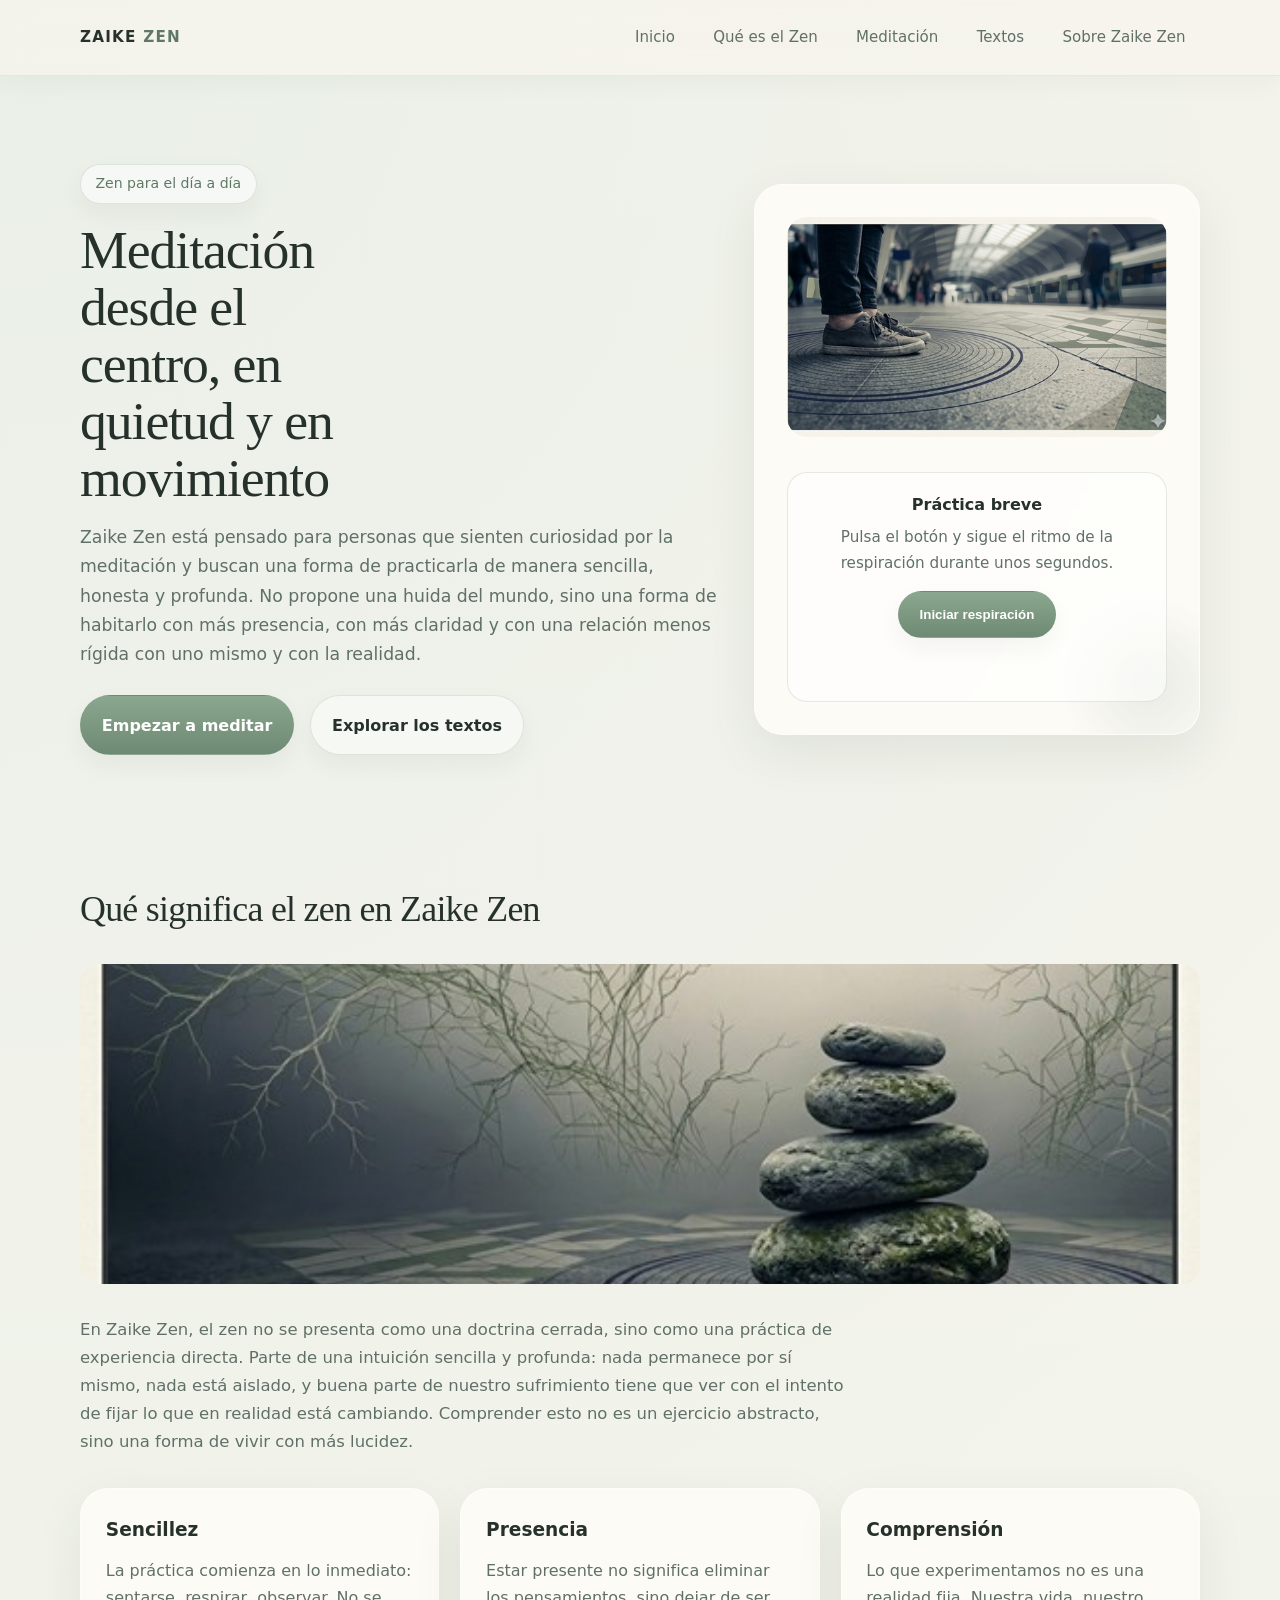
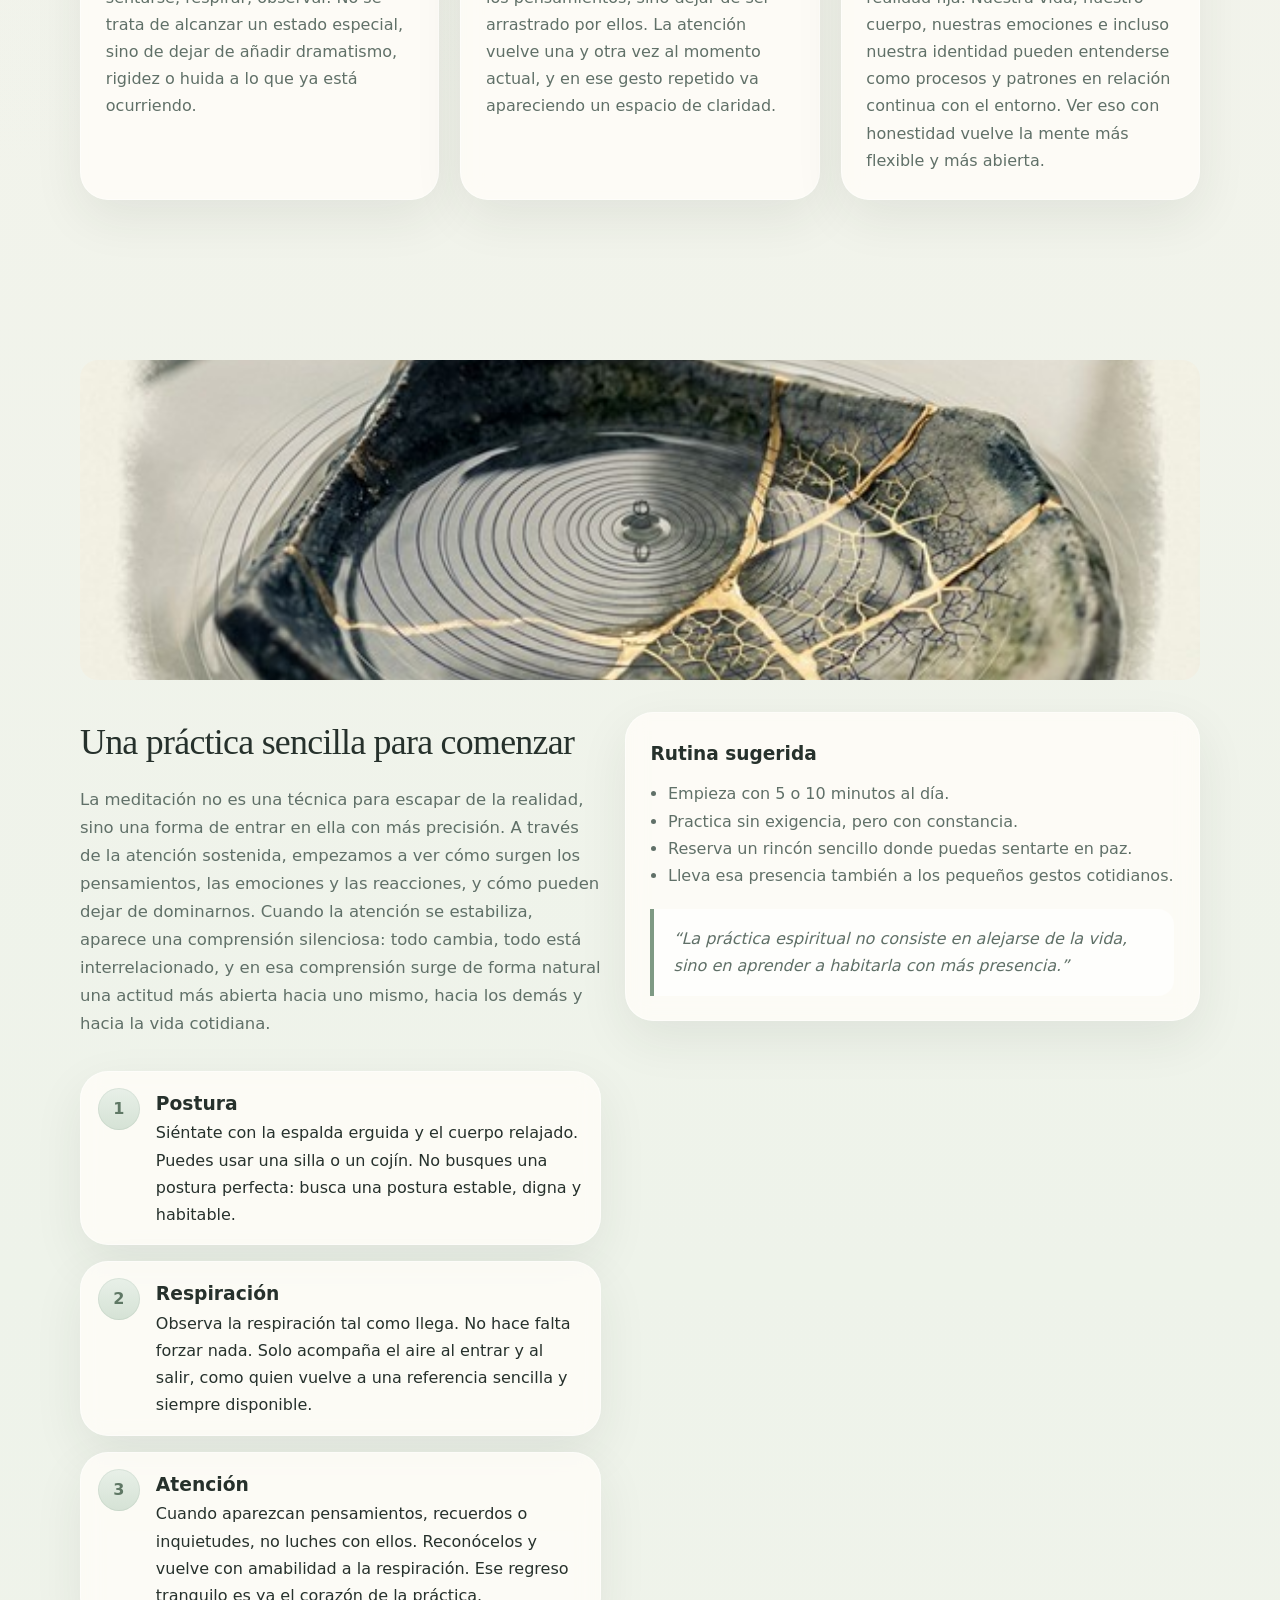
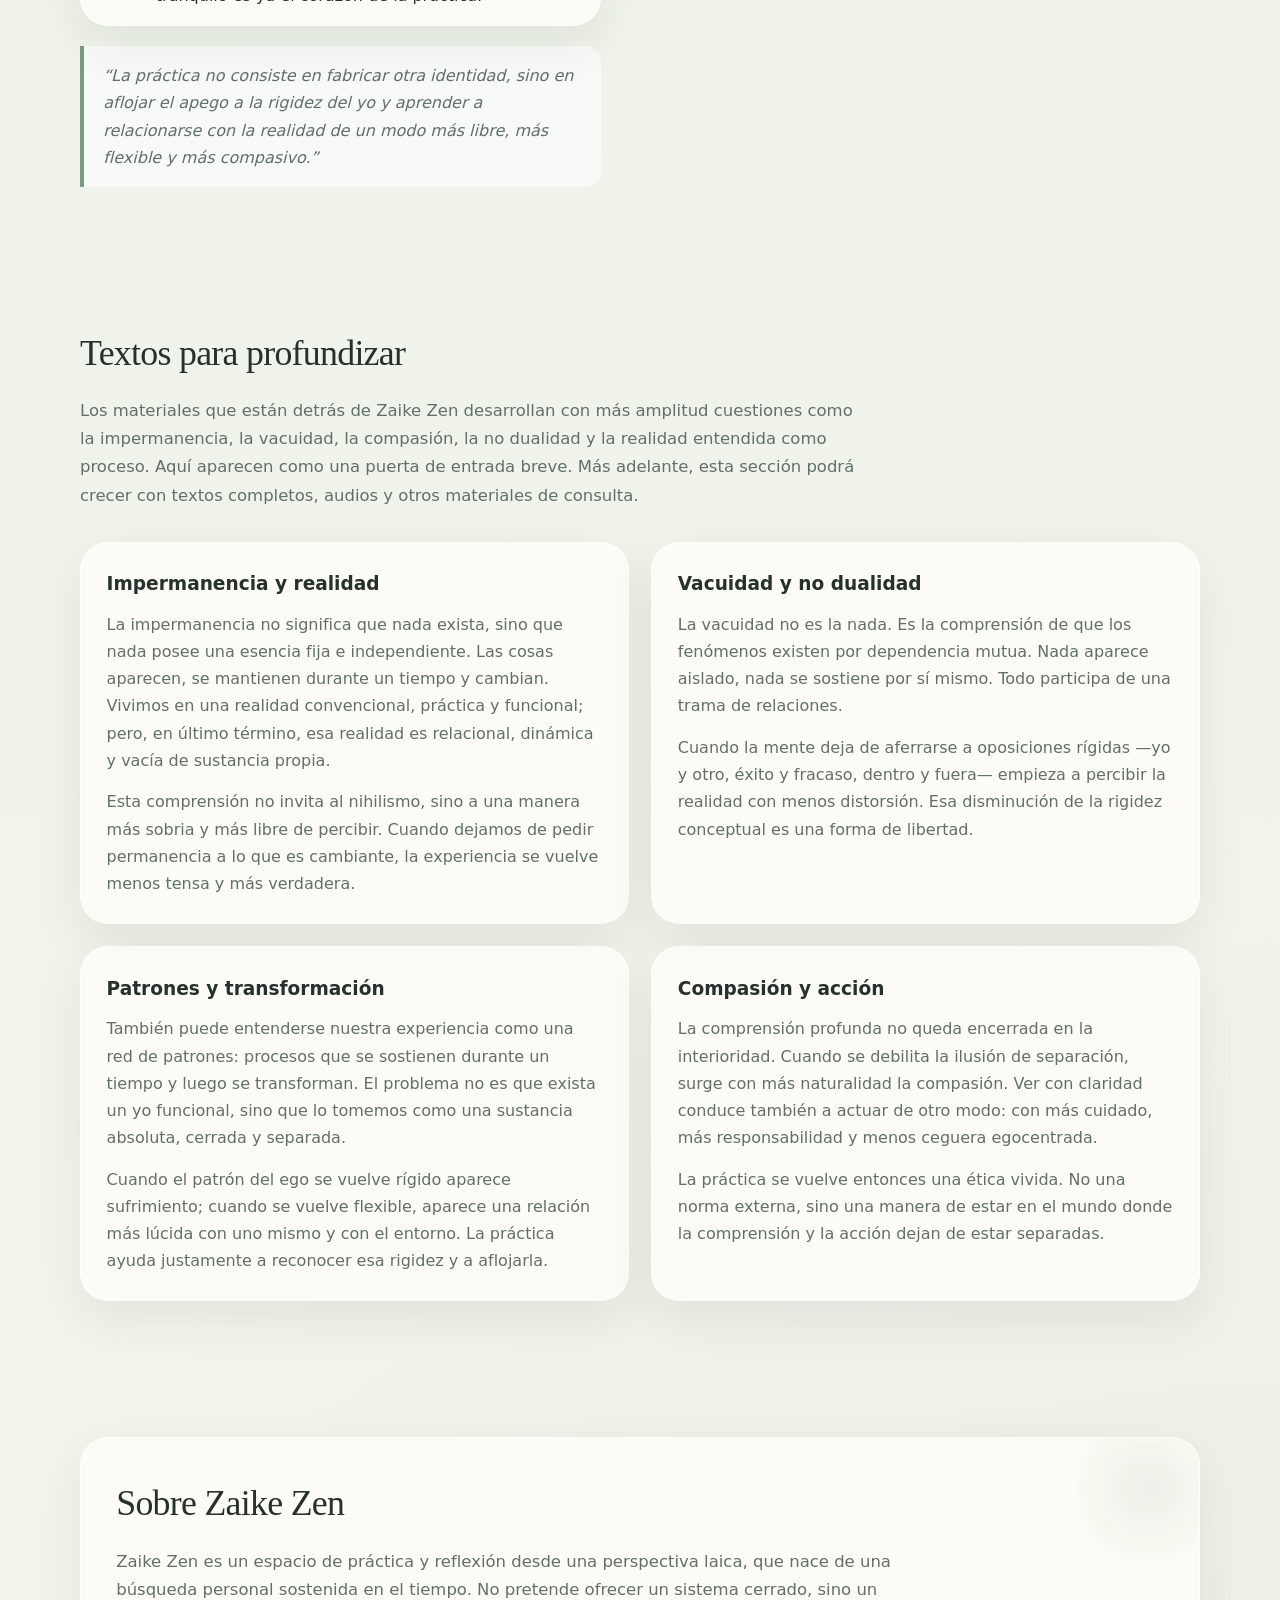
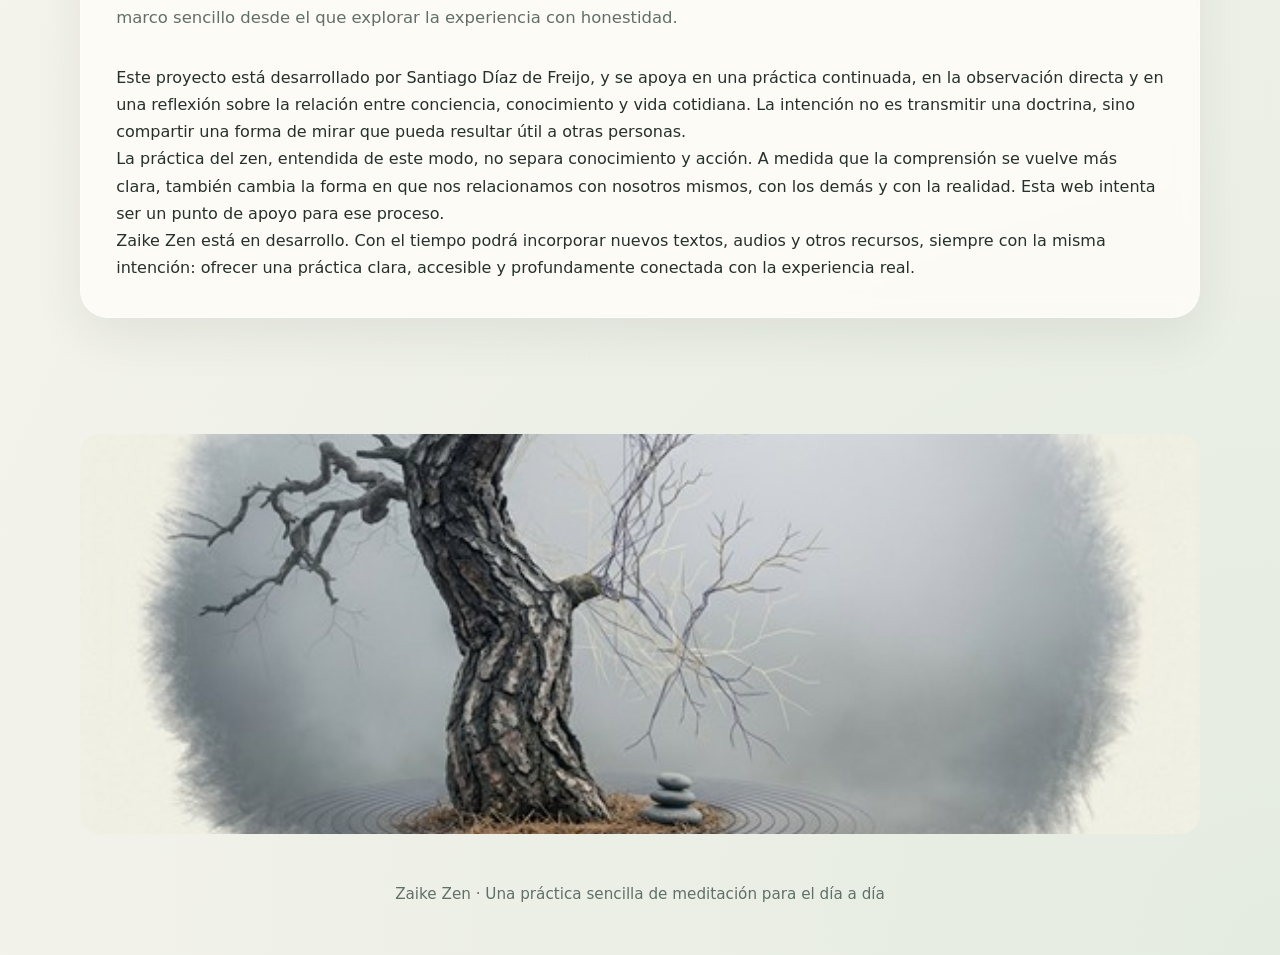
<file: Index.html>
<!DOCTYPE html>
<html lang="es">
<head>
  <meta charset="UTF-8" />
  <meta name="viewport" content="width=device-width, initial-scale=1.0" />
  <title>Zaike Zen | Meditación para el día a día</title>
  <meta name="description" content="Zaike Zen: una web sencilla de práctica espiritual orientada a personas con curiosidad por la meditación." />
  <style>
    :root {
      --bg: #f3f0e8;
      --bg-soft: #eef2e8;
      --surface: rgba(255, 253, 248, 0.82);
      --text: #26312c;
      --muted: #607068;
      --accent: #7e9a84;
      --accent-dark: #5f7865;
      --line: rgba(120, 144, 126, 0.2);
      --shadow: 0 18px 50px rgba(38, 49, 44, 0.08);
      --shadow-soft: 0 10px 24px rgba(38, 49, 44, 0.05);
      --max: 1120px;
    }

    * {
      box-sizing: border-box;
      margin: 0;
      padding: 0;
    }

    html {
      scroll-behavior: smooth;
    }

    body {
      font-family: Inter, system-ui, -apple-system, BlinkMacSystemFont, "Segoe UI", sans-serif;
      color: var(--text);
      line-height: 1.7;
      background:
        radial-gradient(circle at top left, rgba(232, 239, 231, 0.9), transparent 30%),
        radial-gradient(circle at bottom right, rgba(220, 232, 220, 0.7), transparent 28%),
        linear-gradient(180deg, #f7f4ed 0%, #eef3ea 50%, #f7f4ed 100%);
      min-height: 100vh;
    }

    body::before {
      content: "";
      position: fixed;
      inset: 0;
      pointer-events: none;
      background:
        linear-gradient(rgba(255,255,255,0.05), rgba(255,255,255,0.05)),
        repeating-linear-gradient(
          90deg,
          rgba(255,255,255,0.02) 0,
          rgba(255,255,255,0.02) 1px,
          transparent 1px,
          transparent 90px
        );
      opacity: 0.45;
    }

    img {
      max-width: 100%;
      display: block;
    }

    a {
      color: inherit;
      text-decoration: none;
    }

    .container {
      width: min(92%, var(--max));
      margin: 0 auto;
    }

    .topbar {
      position: sticky;
      top: 0;
      z-index: 20;
      backdrop-filter: blur(14px);
      background: rgba(247, 244, 237, 0.72);
      border-bottom: 1px solid rgba(126, 154, 132, 0.12);
      box-shadow: 0 6px 24px rgba(38, 49, 44, 0.04);
    }

    .nav {
      display: flex;
      align-items: center;
      justify-content: space-between;
      padding: 1rem 0;
      gap: 1rem;
    }

    .brand {
      font-weight: 700;
      letter-spacing: 0.08em;
      text-transform: uppercase;
      font-size: 0.95rem;
    }

    .brand span {
      color: var(--accent-dark);
    }

    .nav-links {
      display: flex;
      gap: 0.6rem;
      flex-wrap: wrap;
    }

    .nav-links a {
      color: var(--muted);
      font-size: 0.94rem;
      padding: 0.55rem 0.9rem;
      border-radius: 999px;
      transition: color 0.2s ease, background 0.2s ease;
    }

    .nav-links a:hover {
      color: var(--accent-dark);
      background: rgba(255,255,255,0.55);
    }

    .hero {
      padding: 5.5rem 0 3.5rem;
      position: relative;
    }

    .hero-grid {
      display: grid;
      grid-template-columns: 1.18fr 0.82fr;
      gap: 2rem;
      align-items: center;
    }

    .eyebrow {
      display: inline-block;
      padding: 0.45rem 0.9rem;
      border: 1px solid var(--line);
      border-radius: 999px;
      font-size: 0.88rem;
      color: var(--accent-dark);
      background: rgba(255,255,255,0.55);
      margin-bottom: 1.1rem;
      box-shadow: var(--shadow-soft);
    }

    h1 {
      font-size: clamp(2.6rem, 4.2vw, 4.8rem);
      line-height: 1.06;
      margin-bottom: 1rem;
      font-family: Georgia, "Times New Roman", serif;
      font-weight: 500;
      letter-spacing: -0.02em;
      max-width: 11ch;
    }

    .hero p {
      font-size: 1.08rem;
      color: var(--muted);
      max-width: 58ch;
      margin-bottom: 1.6rem;
    }

    .cta-row {
      display: flex;
      gap: 1rem;
      flex-wrap: wrap;
    }

    .btn {
      display: inline-flex;
      align-items: center;
      justify-content: center;
      padding: 0.95rem 1.3rem;
      border-radius: 999px;
      border: 1px solid transparent;
      cursor: pointer;
      transition: transform 0.2s ease, background 0.2s ease, border-color 0.2s ease, box-shadow 0.2s ease;
      font-weight: 600;
      box-shadow: var(--shadow-soft);
    }

    .btn:hover {
      transform: translateY(-2px);
    }

    .btn-primary {
      background: linear-gradient(180deg, #8ba78f, #6f8a74);
      color: white;
    }

    .btn-primary:hover {
      box-shadow: 0 14px 30px rgba(111, 138, 116, 0.22);
    }

    .btn-secondary {
      background: rgba(255,255,255,0.48);
      border-color: var(--line);
      color: var(--text);
    }

    .hero-card,
    .card,
    .about-box,
    .step,
    .text-card {
      background: var(--surface);
      border: 1px solid rgba(255,255,255,0.45);
      border-radius: 28px;
      box-shadow: var(--shadow);
      backdrop-filter: blur(10px);
    }

    .hero-card {
      padding: 2rem;
      min-height: 400px;
      display: flex;
      flex-direction: column;
      justify-content: center;
      gap: 1.2rem;
      position: relative;
      overflow: hidden;
    }

    .hero-card::before {
      content: "";
      position: absolute;
      inset: auto -40px -40px auto;
      width: 180px;
      height: 180px;
      border-radius: 50%;
      background: radial-gradient(circle, rgba(126,154,132,0.16), transparent 70%);
      pointer-events: none;
    }

    .breathing-box {
      text-align: center;
      padding: 1.15rem;
      background: rgba(255,255,255,0.6);
      border-radius: 20px;
      border: 1px solid var(--line);
      position: relative;
      z-index: 1;
    }

    .breathing-box h3 {
      margin-bottom: 0.4rem;
      font-size: 1rem;
    }

    .breathing-box p {
      margin-bottom: 0.9rem;
      color: var(--muted);
      font-size: 0.95rem;
    }

    #breathing-text {
      font-size: 1.2rem;
      font-weight: 700;
      color: var(--accent-dark);
      min-height: 2rem;
      margin-top: 0.8rem;
    }

    section {
      padding: 4.25rem 0;
      position: relative;
    }

    .section-title {
      margin-bottom: 0.85rem;
      font-size: clamp(1.9rem, 2.8vw, 2.8rem);
      font-family: Georgia, "Times New Roman", serif;
      font-weight: 500;
      letter-spacing: -0.02em;
    }

    .section-intro {
      color: var(--muted);
      max-width: 74ch;
      margin-bottom: 2rem;
      font-size: 1.03rem;
    }

    .cards {
      display: grid;
      grid-template-columns: repeat(3, 1fr);
      gap: 1.3rem;
    }

    .card {
      padding: 1.55rem;
    }

    .card h3,
    .text-card h3 {
      margin-bottom: 0.7rem;
      font-size: 1.16rem;
      font-weight: 600;
    }

    .card p,
    .card li,
    .text-card p {
      color: var(--muted);
    }

    .card ul {
      padding-left: 1.1rem;
      margin-top: 0.7rem;
    }

    .practice {
      display: grid;
      grid-template-columns: 0.95fr 1.05fr;
      gap: 1.5rem;
      align-items: start;
    }

    .steps {
      display: grid;
      gap: 1rem;
    }

    .step {
      display: flex;
      gap: 1rem;
      align-items: flex-start;
      padding: 1rem 1.05rem;
    }

    .step-number {
      flex: 0 0 42px;
      width: 42px;
      height: 42px;
      border-radius: 50%;
      background: linear-gradient(180deg, #e8f0e8, #d5e2d5);
      color: var(--accent-dark);
      display: grid;
      place-items: center;
      font-weight: 700;
      box-shadow: inset 0 0 0 1px rgba(126,154,132,0.15);
    }

    .text-grid {
      display: grid;
      grid-template-columns: repeat(2, 1fr);
      gap: 1.4rem;
    }

    .text-card {
      padding: 1.6rem;
    }

    .text-card p + p {
      margin-top: 0.9rem;
    }

    .about-box {
      padding: 2.2rem;
      position: relative;
      overflow: hidden;
    }

    .about-box::after {
      content: "";
      position: absolute;
      right: -30px;
      top: -30px;
      width: 160px;
      height: 160px;
      border-radius: 50%;
      background: radial-gradient(circle, rgba(126,154,132,0.12), transparent 70%);
      pointer-events: none;
    }

    .quote {
      margin-top: 1.25rem;
      padding: 1rem 1.2rem;
      border-left: 4px solid var(--accent);
      background: rgba(255,255,255,0.58);
      border-radius: 0 16px 16px 0;
      color: var(--muted);
      font-style: italic;
    }

    .footer {
      padding: 2rem 0 3rem;
      color: var(--muted);
      text-align: center;
      font-size: 0.95rem;
    }

    .hero-image {
      width: 100%;
      height: 220px;
      object-fit: cover;
      border-radius: 20px;
      margin-bottom: 1rem;
      position: relative;
      z-index: 1;
    }

    .section-image {
      width: 100%;
      max-height: 320px;
      object-fit: cover;
      border-radius: 18px;
      margin: 1.5rem 0 2rem;
    }

    .closing-image {
      padding: 3rem 0 1rem;
    }

    .closing-img {
      width: 100%;
      max-height: 400px;
      object-fit: cover;
      border-radius: 20px;
    }

    @media (max-width: 900px) {
      .hero-grid,
      .practice,
      .cards,
      .text-grid {
        grid-template-columns: 1fr;
      }

      .hero {
        padding-top: 3.8rem;
      }

      h1 {
        max-width: none;
      }
    }

    @media (max-width: 640px) {
      .nav {
        flex-direction: column;
        align-items: flex-start;
      }

      h1 {
        font-size: 2.3rem;
      }

      .hero-card {
        min-height: auto;
      }

      .nav-links {
        gap: 0.35rem;
      }

      .nav-links a {
        padding: 0.45rem 0.7rem;
      }

      .hero-image {
        height: 180px;
      }
    }
  </style>
</head>
<body>
  <header class="topbar">
    <div class="container nav">
      <a href="#inicio" class="brand">Zaike <span>Zen</span></a>
      <nav class="nav-links">
        <a href="#inicio">Inicio</a>
        <a href="#zen">Qué es el Zen</a>
        <a href="#meditaciones">Meditación</a>
        <a href="#textos">Textos</a>
        <a href="#sobre-mi">Sobre Zaike Zen</a>
      </nav>
    </div>
  </header>

  <main>
    <section class="hero" id="inicio">
      <div class="container hero-grid">
        <div>
          <div class="eyebrow">Zen para el día a día</div>
          <h1>Meditación desde el centro, en quietud y en movimiento</h1>
          <p>
            Zaike Zen está pensado para personas que sienten curiosidad por la meditación y buscan una forma de practicarla de manera sencilla, honesta y profunda. No propone una huida del mundo, sino una forma de habitarlo con más presencia, con más claridad y con una relación menos rígida con uno mismo y con la realidad.
          </p>
          <div class="cta-row">
            <a class="btn btn-primary" href="#meditaciones">Empezar a meditar</a>
            <a class="btn btn-secondary" href="#textos">Explorar los textos</a>
          </div>
        </div>

        <aside class="hero-card">
          <img src="hero.jpg" alt="Presencia en la vida cotidiana" class="hero-image">
          <div class="breathing-box">
            <h3>Práctica breve</h3>
            <p>Pulsa el botón y sigue el ritmo de la respiración durante unos segundos.</p>
            <button class="btn btn-primary" id="breathing-btn">Iniciar respiración</button>
            <div id="breathing-text"></div>
          </div>
        </aside>
      </div>
    </section>

    <section id="zen">
      <div class="container">
        <h2 class="section-title">Qué significa el zen en Zaike Zen</h2>
        <img src="zen.jpg" alt="Equilibrio y simplicidad" class="section-image">
        <p class="section-intro">
          En Zaike Zen, el zen no se presenta como una doctrina cerrada, sino como una práctica de experiencia directa. Parte de una intuición sencilla y profunda: nada permanece por sí mismo, nada está aislado, y buena parte de nuestro sufrimiento tiene que ver con el intento de fijar lo que en realidad está cambiando. Comprender esto no es un ejercicio abstracto, sino una forma de vivir con más lucidez.
        </p>

        <div class="cards">
          <article class="card">
            <h3>Sencillez</h3>
            <p>
              La práctica comienza en lo inmediato: sentarse, respirar, observar. No se trata de alcanzar un estado especial, sino de dejar de añadir dramatismo, rigidez o huida a lo que ya está ocurriendo.
            </p>
          </article>

          <article class="card">
            <h3>Presencia</h3>
            <p>
              Estar presente no significa eliminar los pensamientos, sino dejar de ser arrastrado por ellos. La atención vuelve una y otra vez al momento actual, y en ese gesto repetido va apareciendo un espacio de claridad.
            </p>
          </article>

          <article class="card">
            <h3>Comprensión</h3>
            <p>
              Lo que experimentamos no es una realidad fija. Nuestra vida, nuestro cuerpo, nuestras emociones e incluso nuestra identidad pueden entenderse como procesos y patrones en relación continua con el entorno. Ver eso con honestidad vuelve la mente más flexible y más abierta.
            </p>
          </article>
        </div>
      </div>
    </section>

    <section id="meditaciones">
      <div class="container">
        <img src="meditacion.jpg" alt="Atención y transformación" class="section-image">

        <div class="practice">
          <div>
            <h2 class="section-title">Una práctica sencilla para comenzar</h2>
            <p class="section-intro">
              La meditación no es una técnica para escapar de la realidad, sino una forma de entrar en ella con más precisión. A través de la atención sostenida, empezamos a ver cómo surgen los pensamientos, las emociones y las reacciones, y cómo pueden dejar de dominarnos. Cuando la atención se estabiliza, aparece una comprensión silenciosa: todo cambia, todo está interrelacionado, y en esa comprensión surge de forma natural una actitud más abierta hacia uno mismo, hacia los demás y hacia la vida cotidiana.
            </p>

            <div class="steps">
              <div class="step">
                <div class="step-number">1</div>
                <div>
                  <h3>Postura</h3>
                  <p>Siéntate con la espalda erguida y el cuerpo relajado. Puedes usar una silla o un cojín. No busques una postura perfecta: busca una postura estable, digna y habitable.</p>
                </div>
              </div>

              <div class="step">
                <div class="step-number">2</div>
                <div>
                  <h3>Respiración</h3>
                  <p>Observa la respiración tal como llega. No hace falta forzar nada. Solo acompaña el aire al entrar y al salir, como quien vuelve a una referencia sencilla y siempre disponible.</p>
                </div>
              </div>

              <div class="step">
                <div class="step-number">3</div>
                <div>
                  <h3>Atención</h3>
                  <p>Cuando aparezcan pensamientos, recuerdos o inquietudes, no luches con ellos. Reconócelos y vuelve con amabilidad a la respiración. Ese regreso tranquilo es ya el corazón de la práctica.</p>
                </div>
              </div>
            </div>

            <div class="quote">
              “La práctica no consiste en fabricar otra identidad, sino en aflojar el apego a la rigidez del yo y aprender a relacionarse con la realidad de un modo más libre, más flexible y más compasivo.”
            </div>
          </div>

          <aside class="card">
            <h3>Rutina sugerida</h3>
            <ul>
              <li>Empieza con 5 o 10 minutos al día.</li>
              <li>Practica sin exigencia, pero con constancia.</li>
              <li>Reserva un rincón sencillo donde puedas sentarte en paz.</li>
              <li>Lleva esa presencia también a los pequeños gestos cotidianos.</li>
            </ul>
            <div class="quote">
              “La práctica espiritual no consiste en alejarse de la vida, sino en aprender a habitarla con más presencia.”
            </div>
          </aside>
        </div>
      </div>
    </section>

    <section id="textos">
      <div class="container">
        <h2 class="section-title">Textos para profundizar</h2>
        <p class="section-intro">
          Los materiales que están detrás de Zaike Zen desarrollan con más amplitud cuestiones como la impermanencia, la vacuidad, la compasión, la no dualidad y la realidad entendida como proceso. Aquí aparecen como una puerta de entrada breve. Más adelante, esta sección podrá crecer con textos completos, audios y otros materiales de consulta.
        </p>

        <div class="text-grid">
          <article class="text-card">
            <h3>Impermanencia y realidad</h3>
            <p>
              La impermanencia no significa que nada exista, sino que nada posee una esencia fija e independiente. Las cosas aparecen, se mantienen durante un tiempo y cambian. Vivimos en una realidad convencional, práctica y funcional; pero, en último término, esa realidad es relacional, dinámica y vacía de sustancia propia.
            </p>
            <p>
              Esta comprensión no invita al nihilismo, sino a una manera más sobria y más libre de percibir. Cuando dejamos de pedir permanencia a lo que es cambiante, la experiencia se vuelve menos tensa y más verdadera.
            </p>
          </article>

          <article class="text-card">
            <h3>Vacuidad y no dualidad</h3>
            <p>
              La vacuidad no es la nada. Es la comprensión de que los fenómenos existen por dependencia mutua. Nada aparece aislado, nada se sostiene por sí mismo. Todo participa de una trama de relaciones.
            </p>
            <p>
              Cuando la mente deja de aferrarse a oposiciones rígidas —yo y otro, éxito y fracaso, dentro y fuera— empieza a percibir la realidad con menos distorsión. Esa disminución de la rigidez conceptual es una forma de libertad.
            </p>
          </article>

          <article class="text-card">
            <h3>Patrones y transformación</h3>
            <p>
              También puede entenderse nuestra experiencia como una red de patrones: procesos que se sostienen durante un tiempo y luego se transforman. El problema no es que exista un yo funcional, sino que lo tomemos como una sustancia absoluta, cerrada y separada.
            </p>
            <p>
              Cuando el patrón del ego se vuelve rígido aparece sufrimiento; cuando se vuelve flexible, aparece una relación más lúcida con uno mismo y con el entorno. La práctica ayuda justamente a reconocer esa rigidez y a aflojarla.
            </p>
          </article>

          <article class="text-card">
            <h3>Compasión y acción</h3>
            <p>
              La comprensión profunda no queda encerrada en la interioridad. Cuando se debilita la ilusión de separación, surge con más naturalidad la compasión. Ver con claridad conduce también a actuar de otro modo: con más cuidado, más responsabilidad y menos ceguera egocentrada.
            </p>
            <p>
              La práctica se vuelve entonces una ética vivida. No una norma externa, sino una manera de estar en el mundo donde la comprensión y la acción dejan de estar separadas.
            </p>
          </article>
        </div>
      </div>
    </section>

    <section id="sobre-mi">
      <div class="container">
        <div class="about-box">
          <h2 class="section-title">Sobre Zaike Zen</h2>

<p class="section-intro">
  Zaike Zen es un espacio de práctica y reflexión desde una perspectiva laica, que nace de una búsqueda personal sostenida en el tiempo. No pretende ofrecer un sistema cerrado, sino un marco sencillo desde el que explorar la experiencia con honestidad.
</p>

<p>
  Este proyecto está desarrollado por Santiago Díaz de Freijo, y se apoya en una práctica continuada, en la observación directa y en una reflexión sobre la relación entre conciencia, conocimiento y vida cotidiana. La intención no es transmitir una doctrina, sino compartir una forma de mirar que pueda resultar útil a otras personas.
</p>

<p>
  La práctica del zen, entendida de este modo, no separa conocimiento y acción. A medida que la comprensión se vuelve más clara, también cambia la forma en que nos relacionamos con nosotros mismos, con los demás y con la realidad. Esta web intenta ser un punto de apoyo para ese proceso.
</p>

<p>
  Zaike Zen está en desarrollo. Con el tiempo podrá incorporar nuevos textos, audios y otros recursos, siempre con la misma intención: ofrecer una práctica clara, accesible y profundamente conectada con la experiencia real.
</p>
        </div>
      </div>
    </section>

    <section class="closing-image">
      <div class="container">
        <img src="arbol.jpg" alt="Proceso y equilibrio" class="closing-img">
      </div>
    </section>
  </main>

  <footer class="footer">
    <div class="container">
      <p>Zaike Zen · Una práctica sencilla de meditación para el día a día</p>
    </div>
  </footer>

  <script>
    const btn = document.getElementById('breathing-btn');
    const text = document.getElementById('breathing-text');

    const sequence = [
      { label: 'Inhala · 4', time: 4000 },
      { label: 'Sostén · 4', time: 4000 },
      { label: 'Exhala · 6', time: 6000 }
    ];

    let running = false;

    btn.addEventListener('click', async () => {
      if (running) return;
      running = true;
      btn.textContent = 'Práctica en curso';

      for (let round = 0; round < 2; round++) {
        for (const step of sequence) {
          text.textContent = step.label;
          await new Promise(resolve => setTimeout(resolve, step.time));
        }
      }

      text.textContent = 'Práctica terminada. Observa cómo te sientes.';
      btn.textContent = 'Repetir respiración';
      running = false;
    });
  </script>
</body>
</html>
</file>
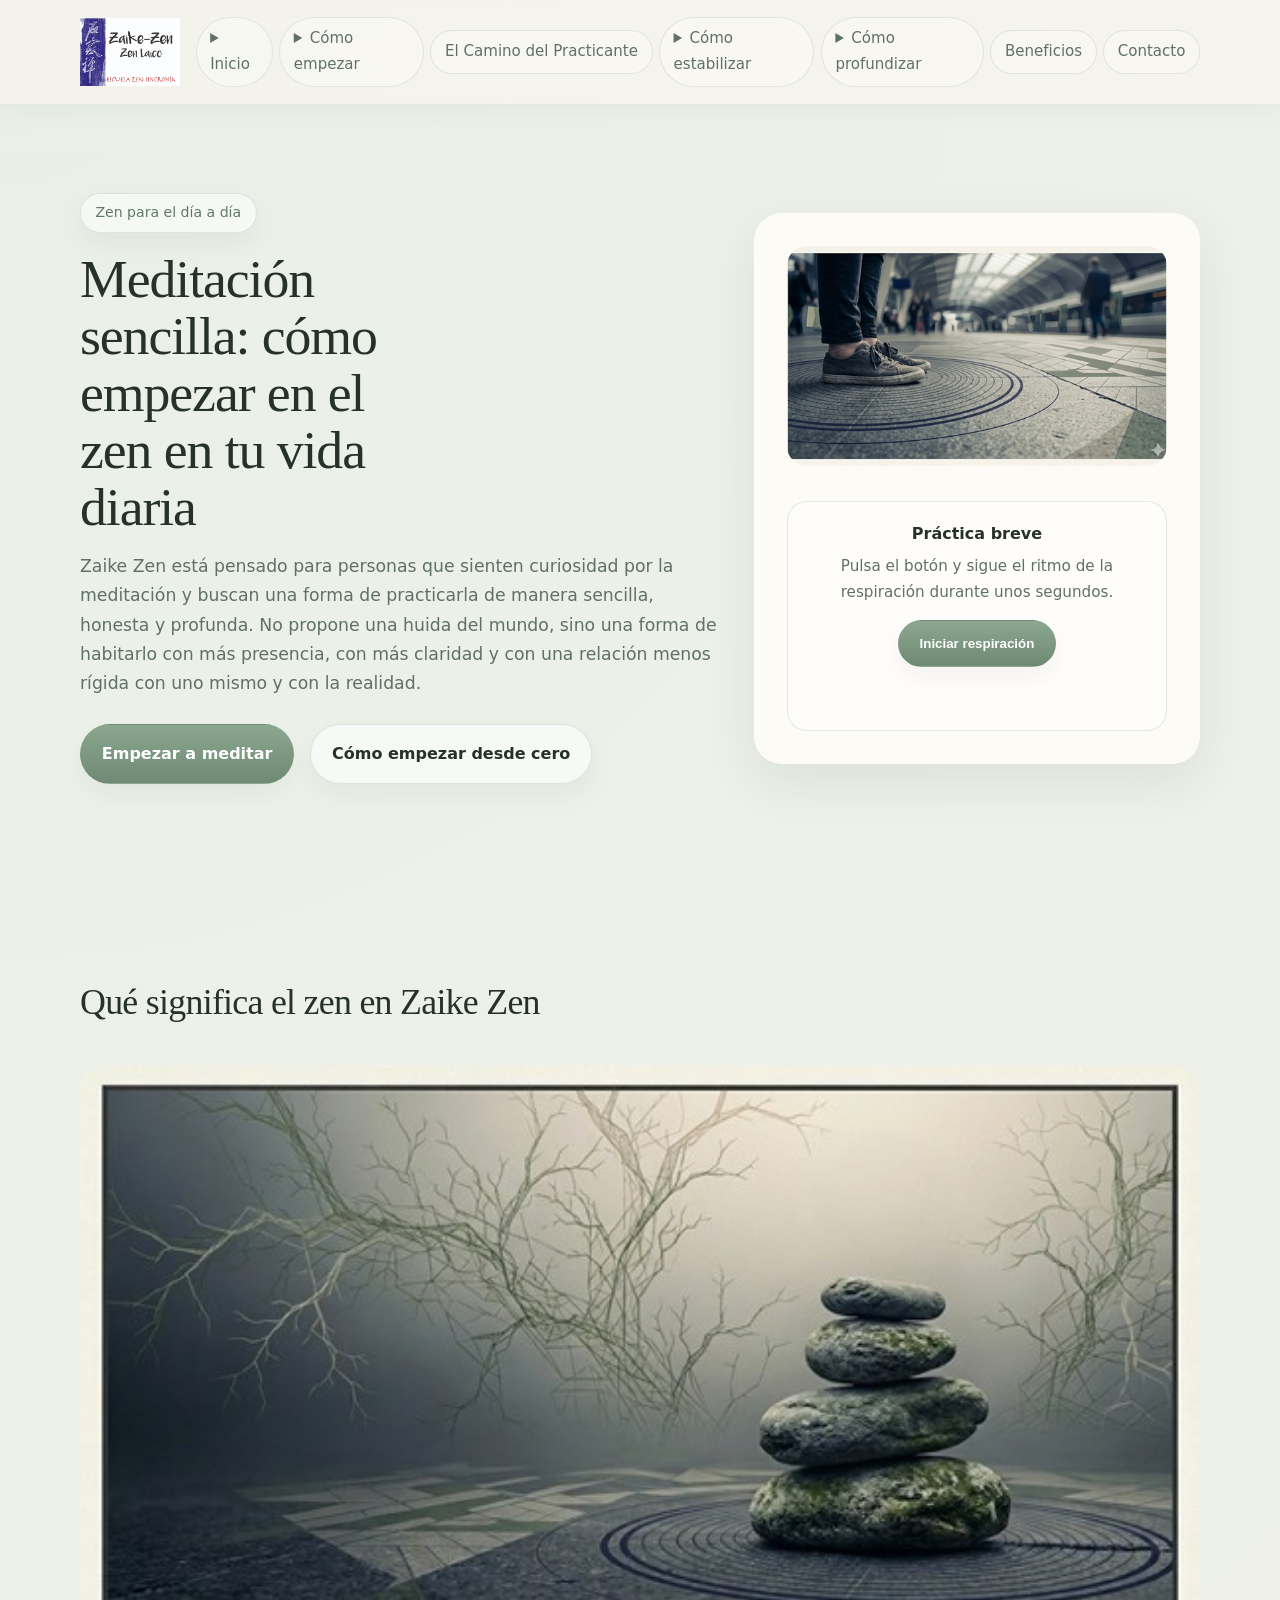
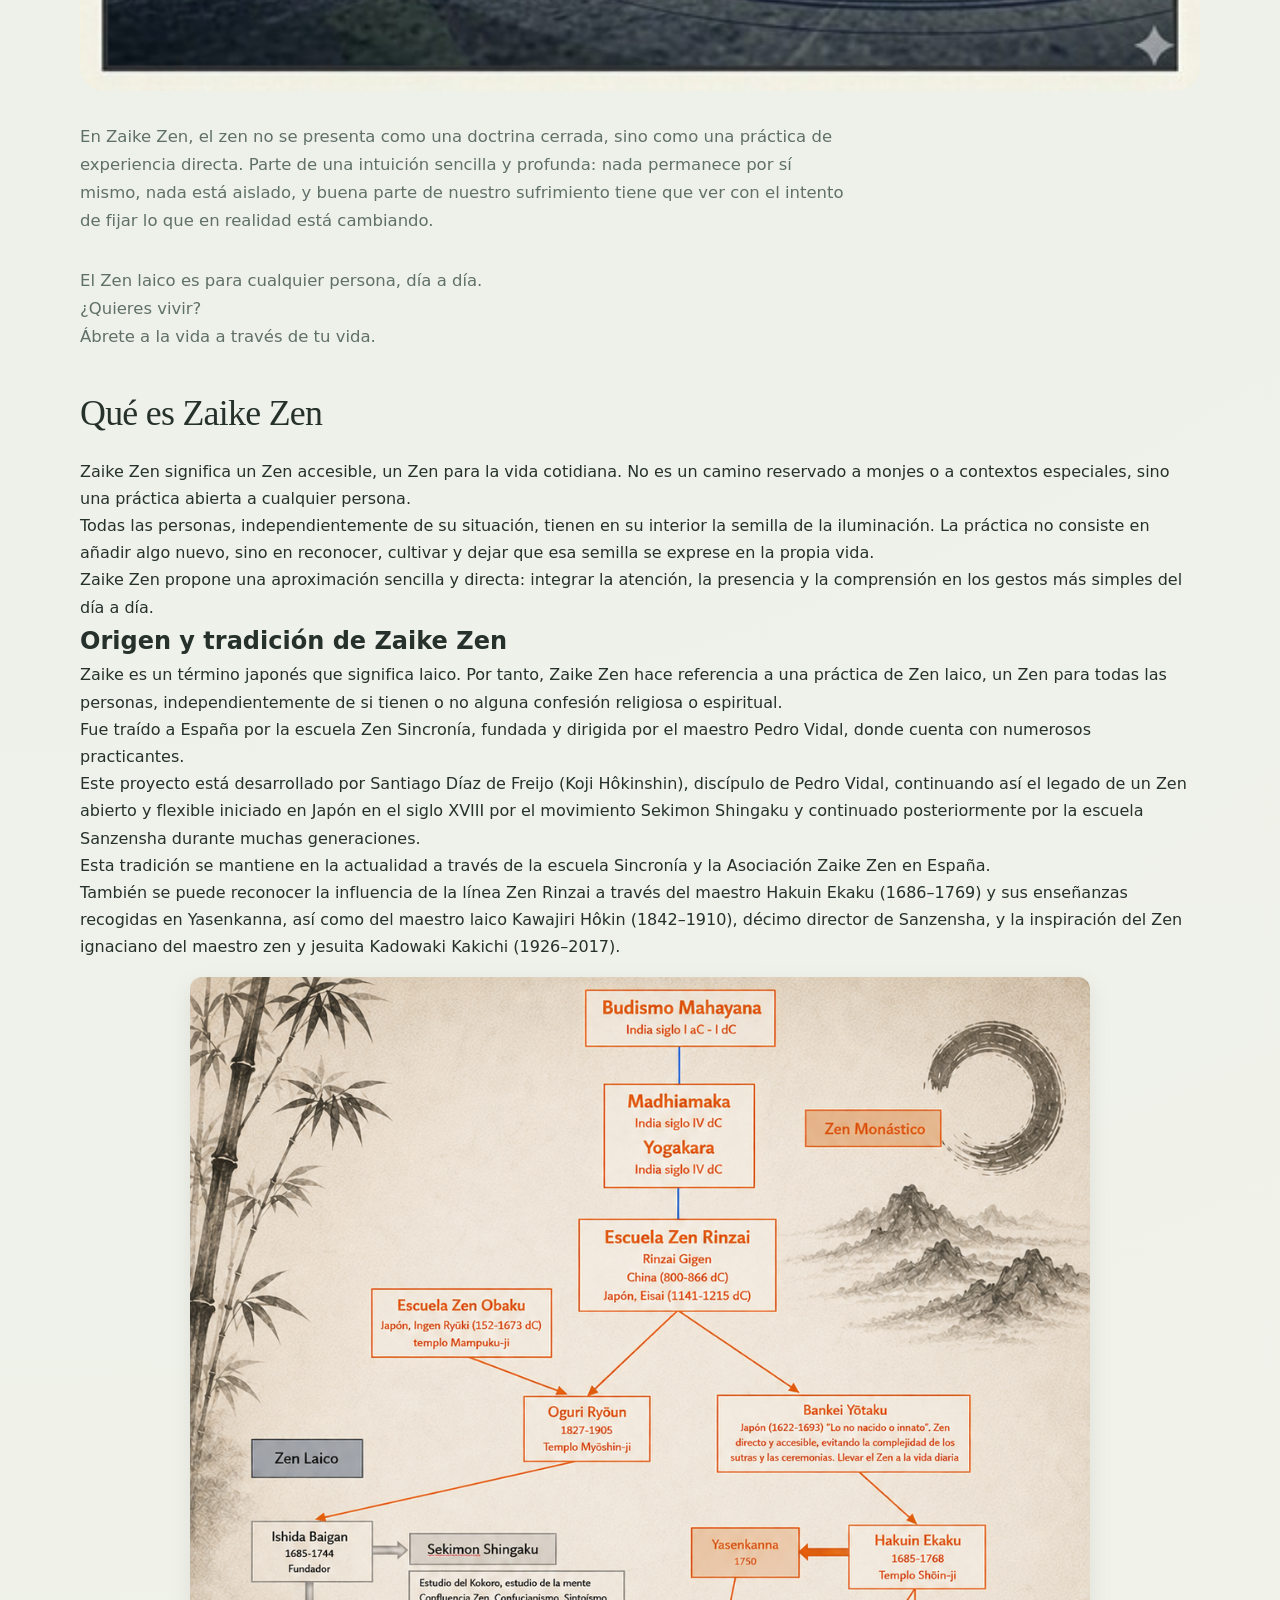
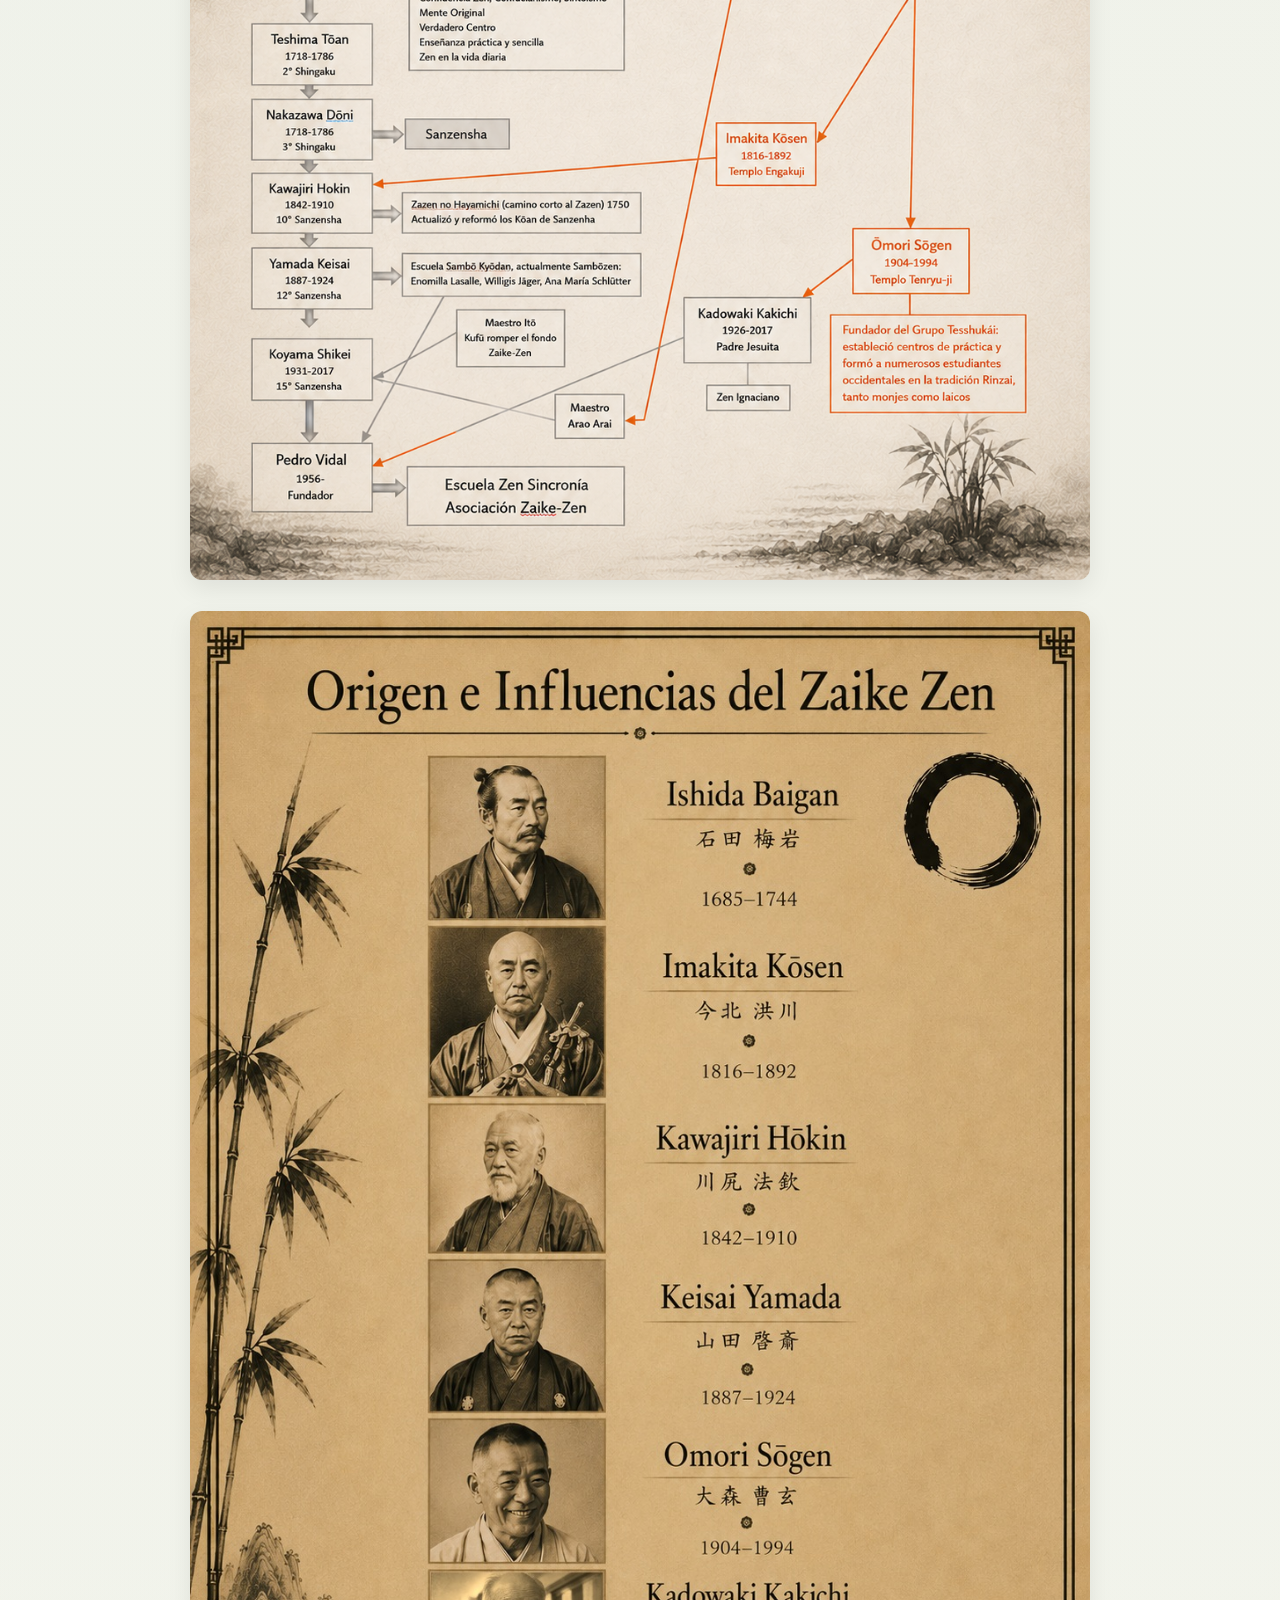
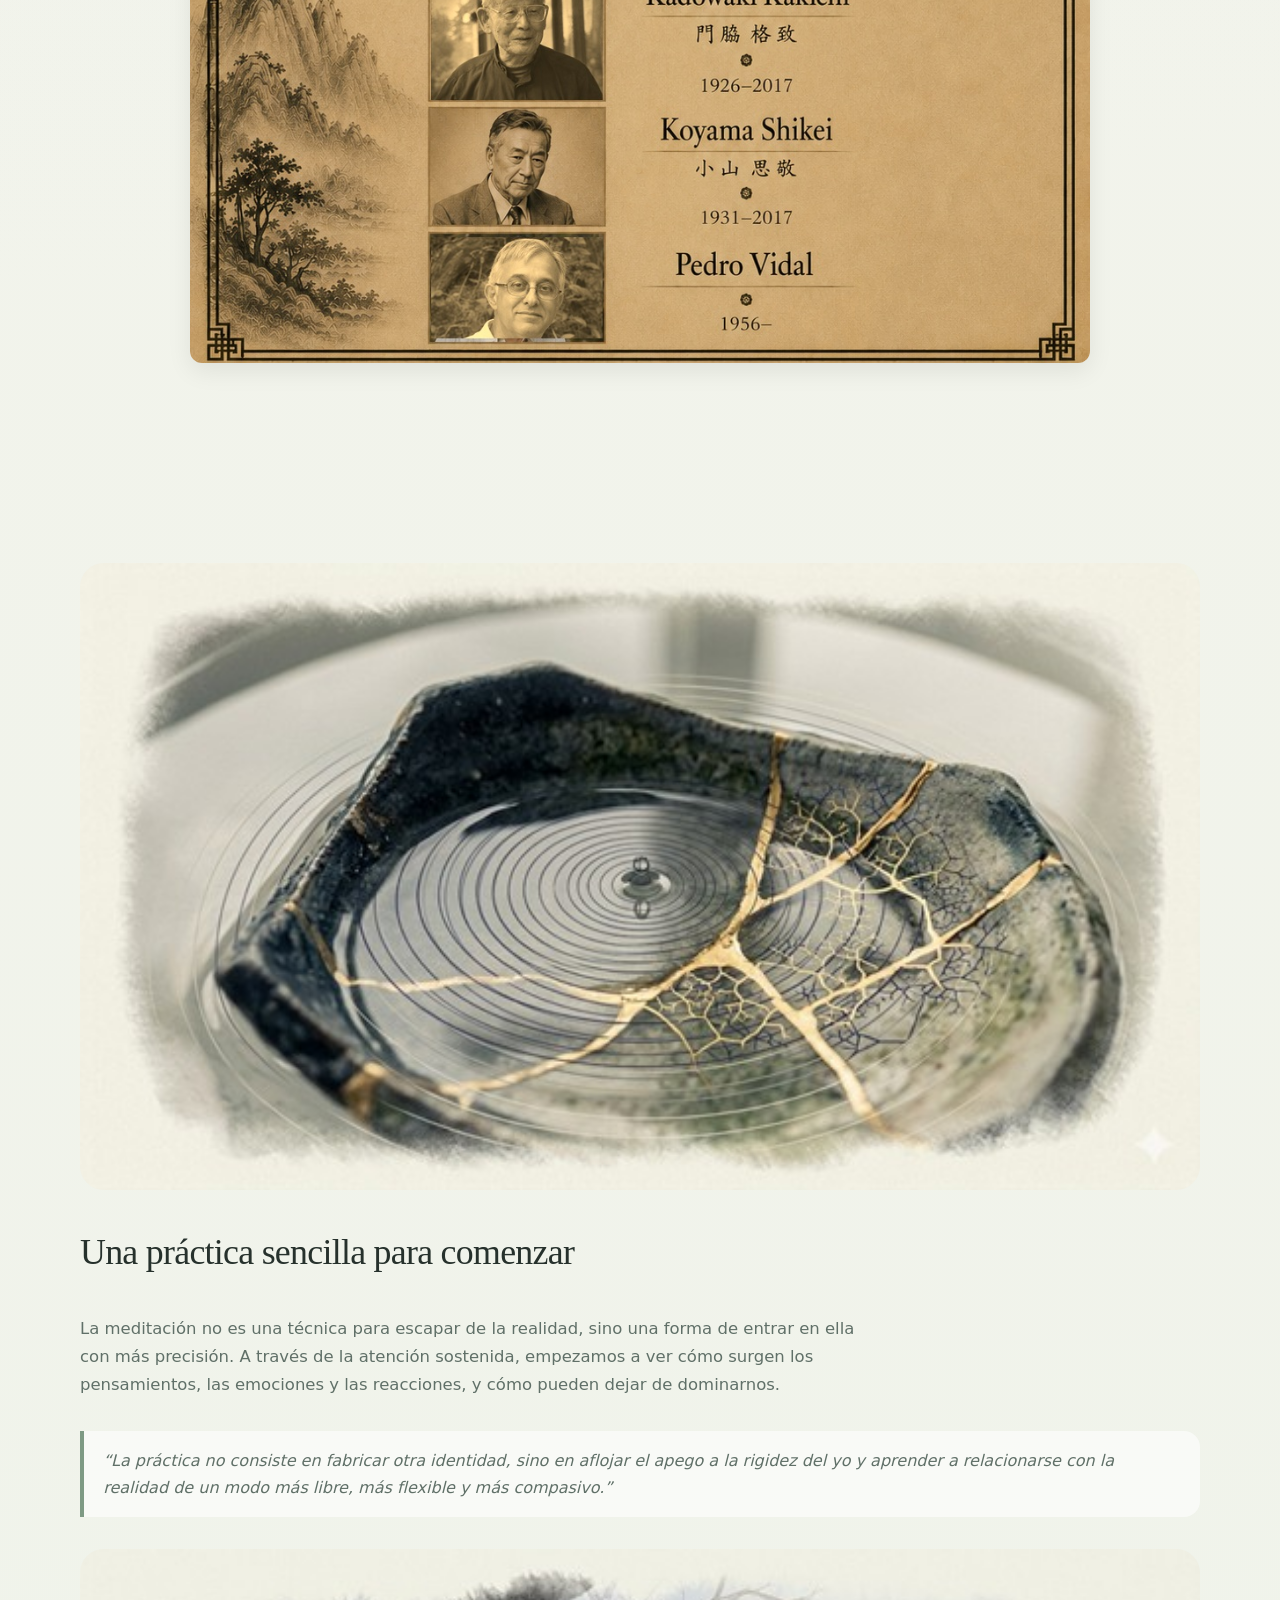
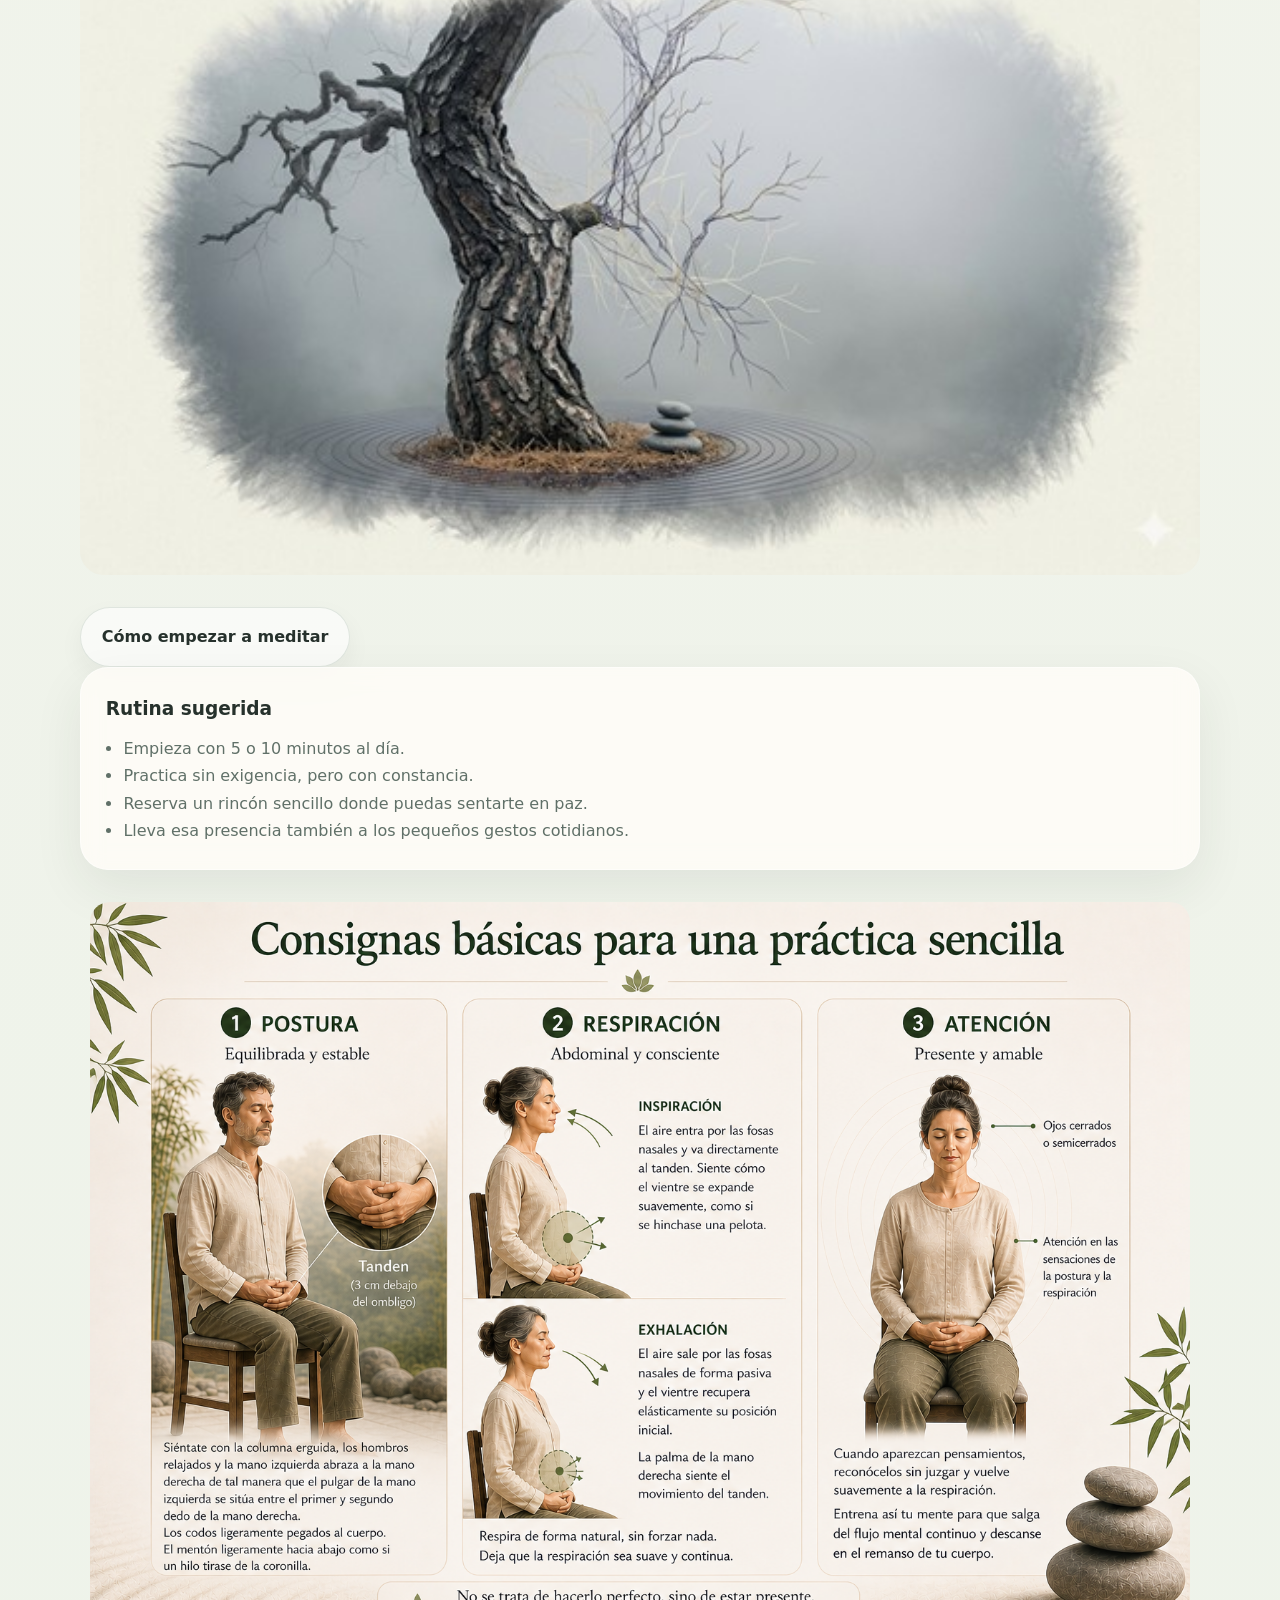
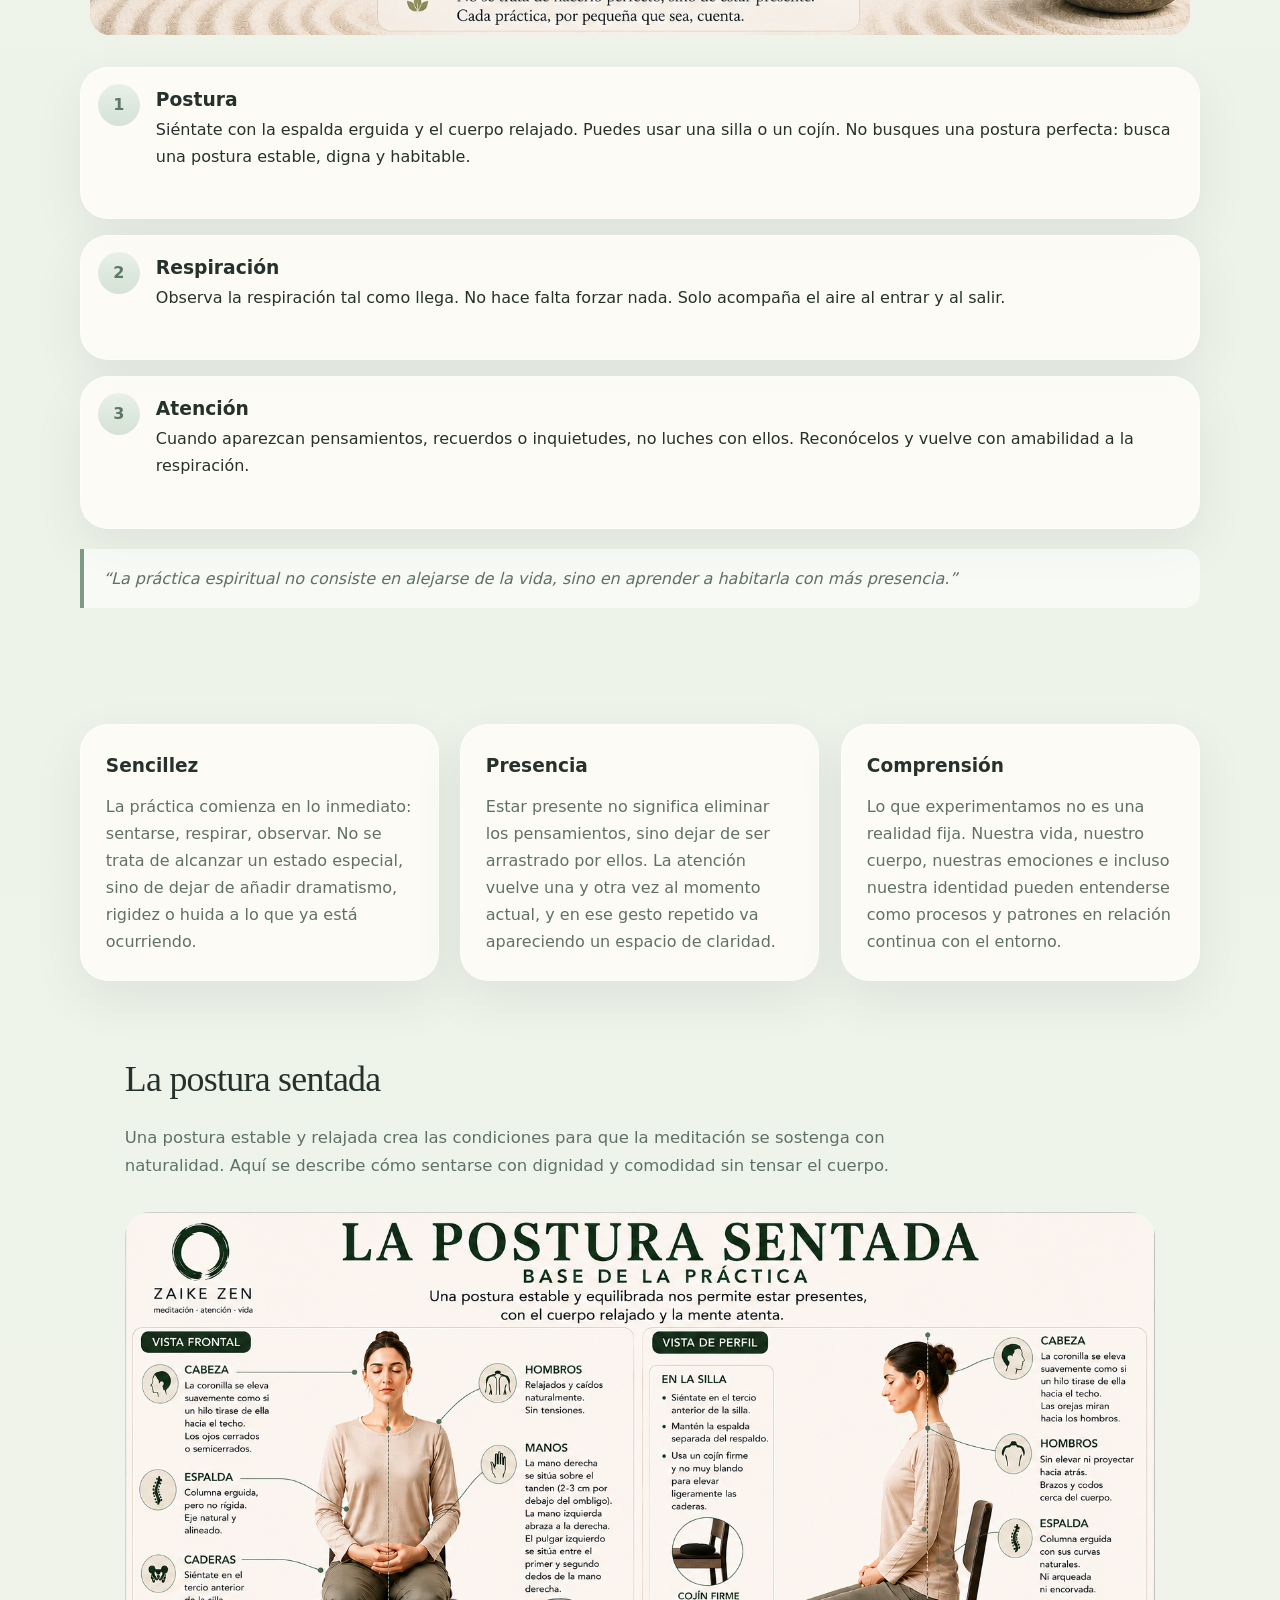
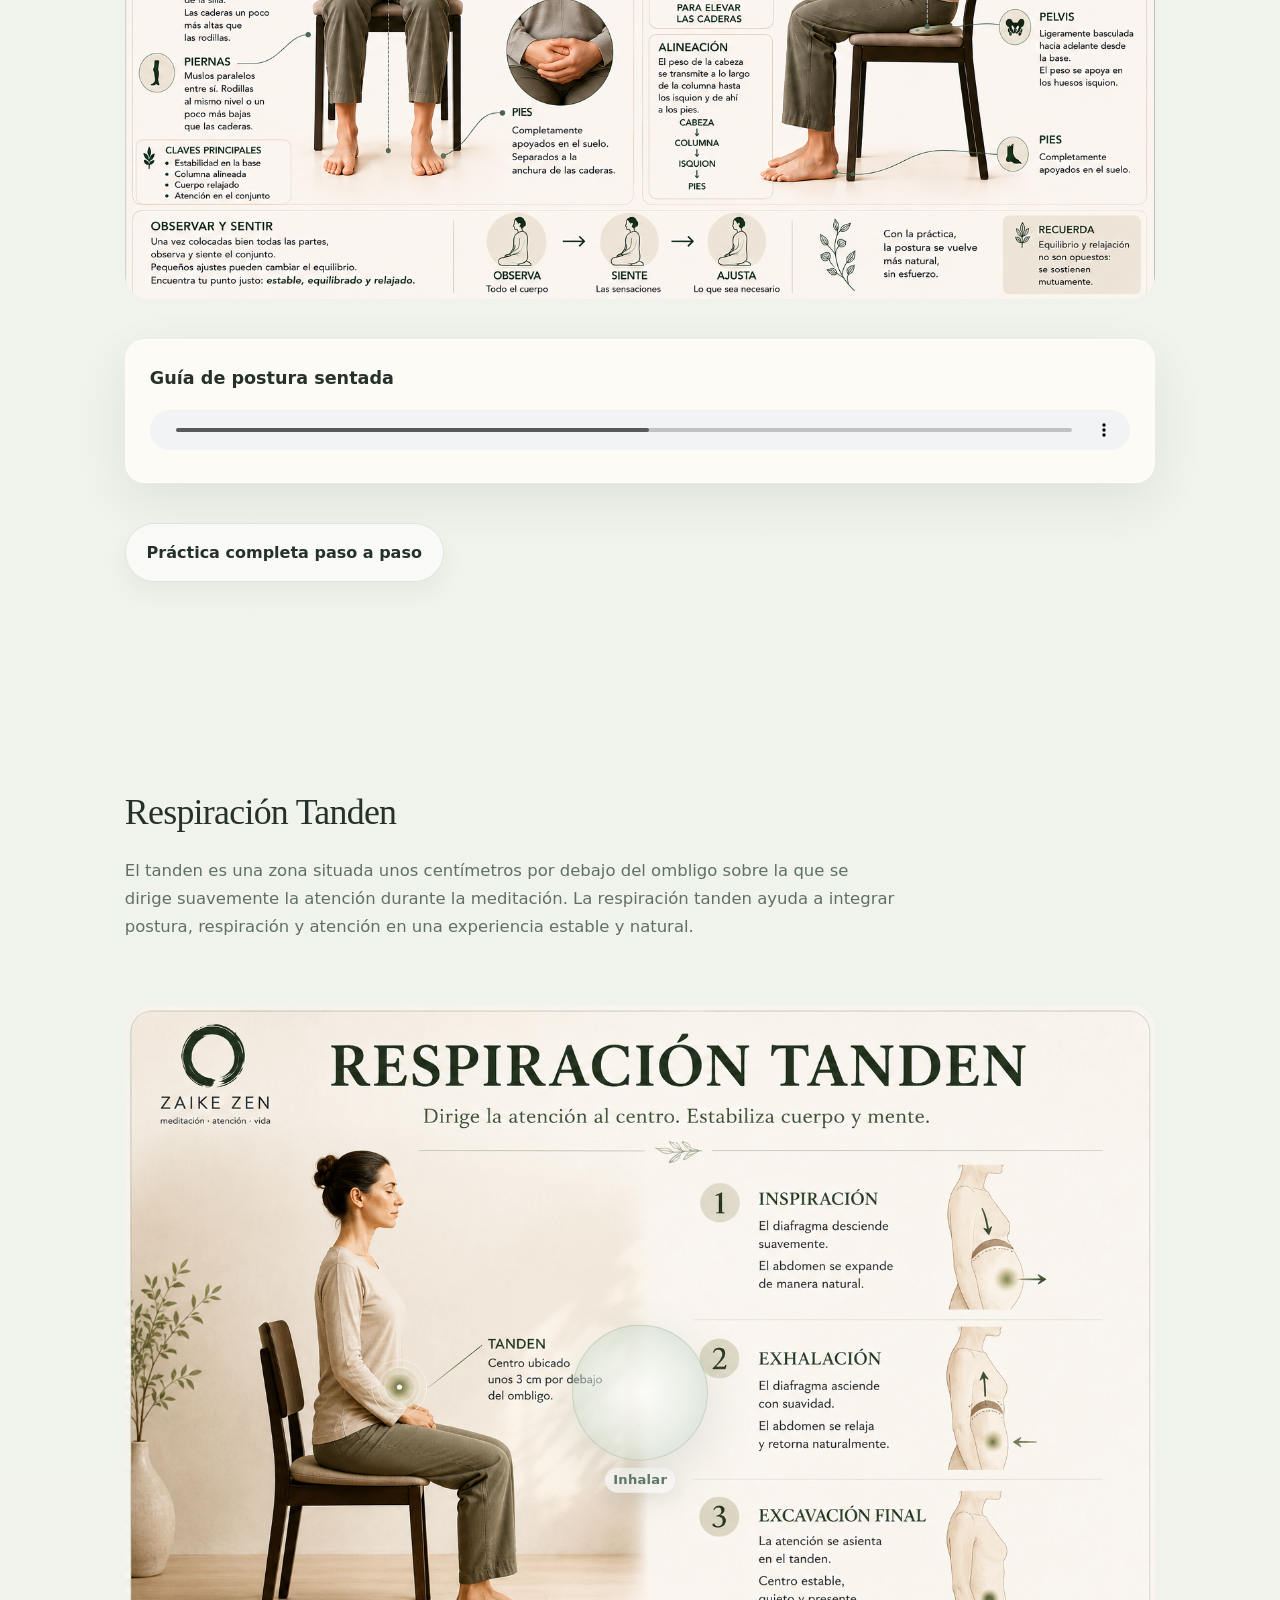
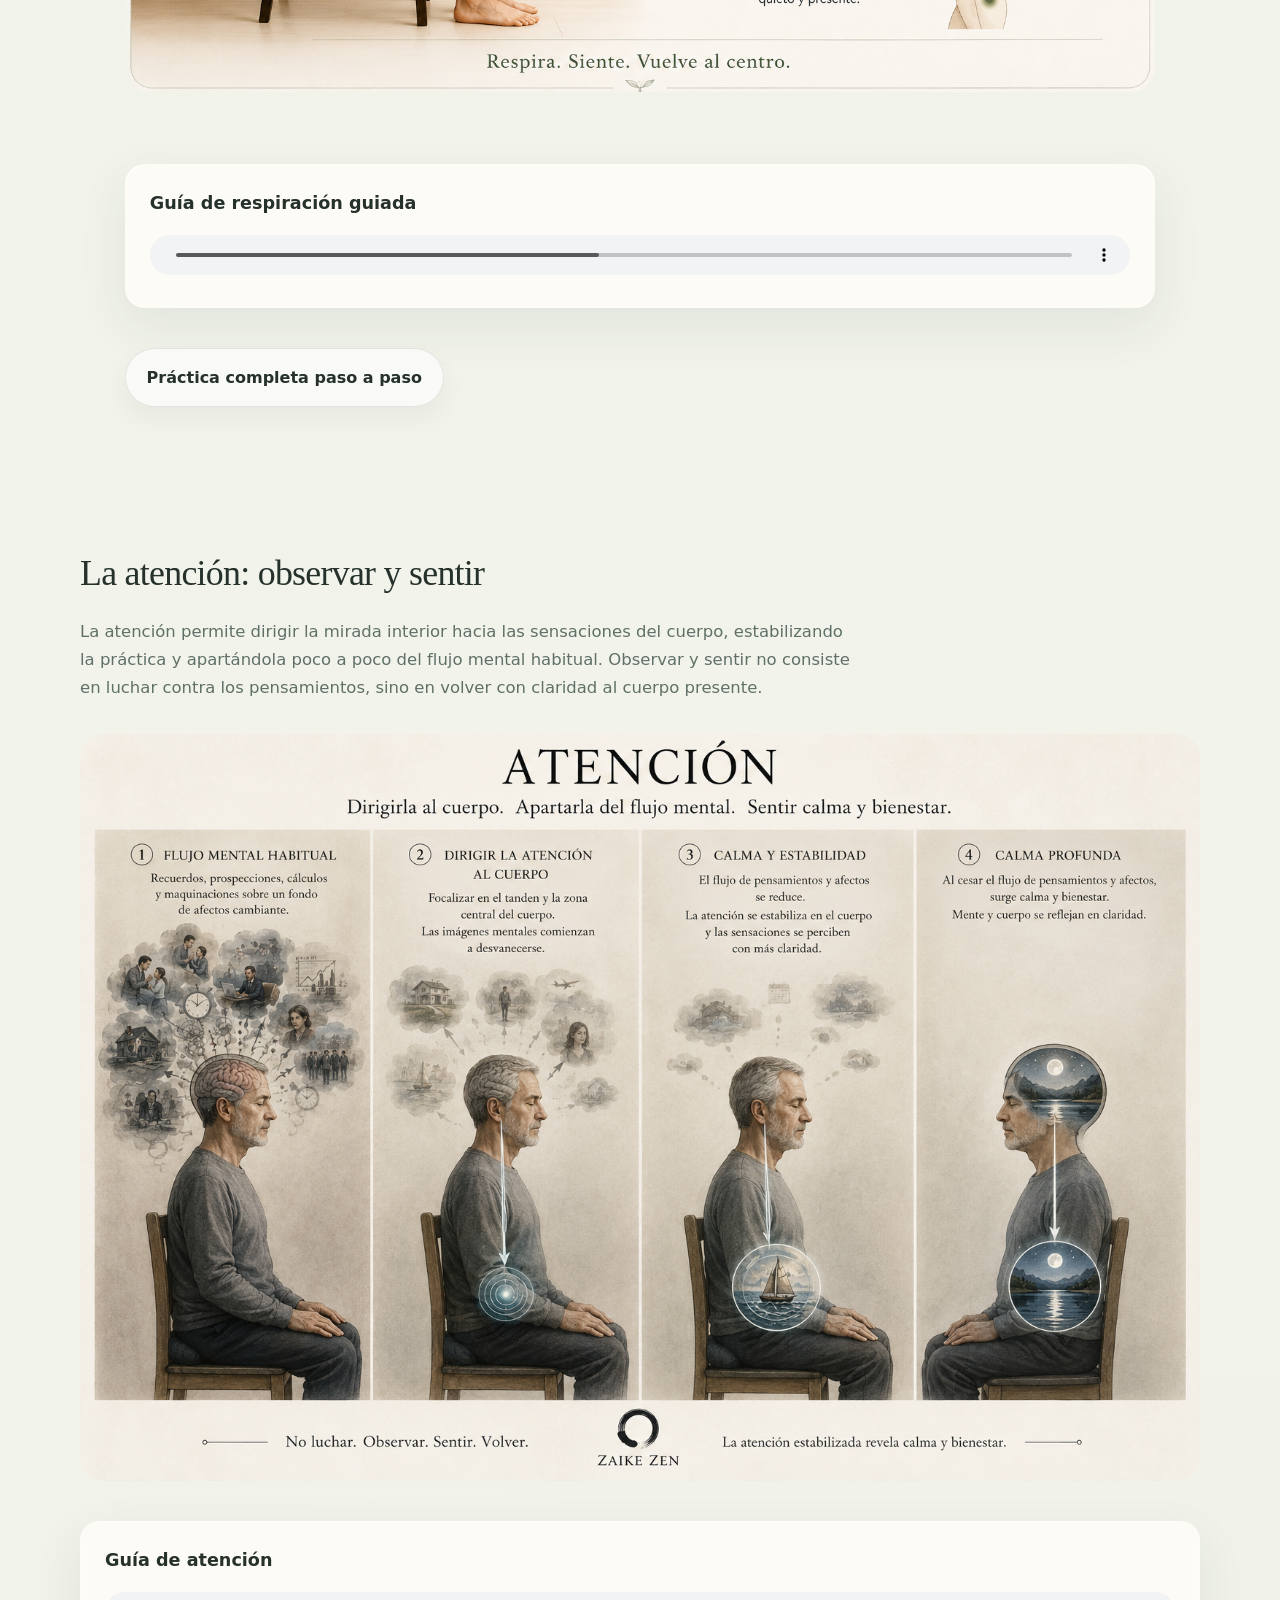
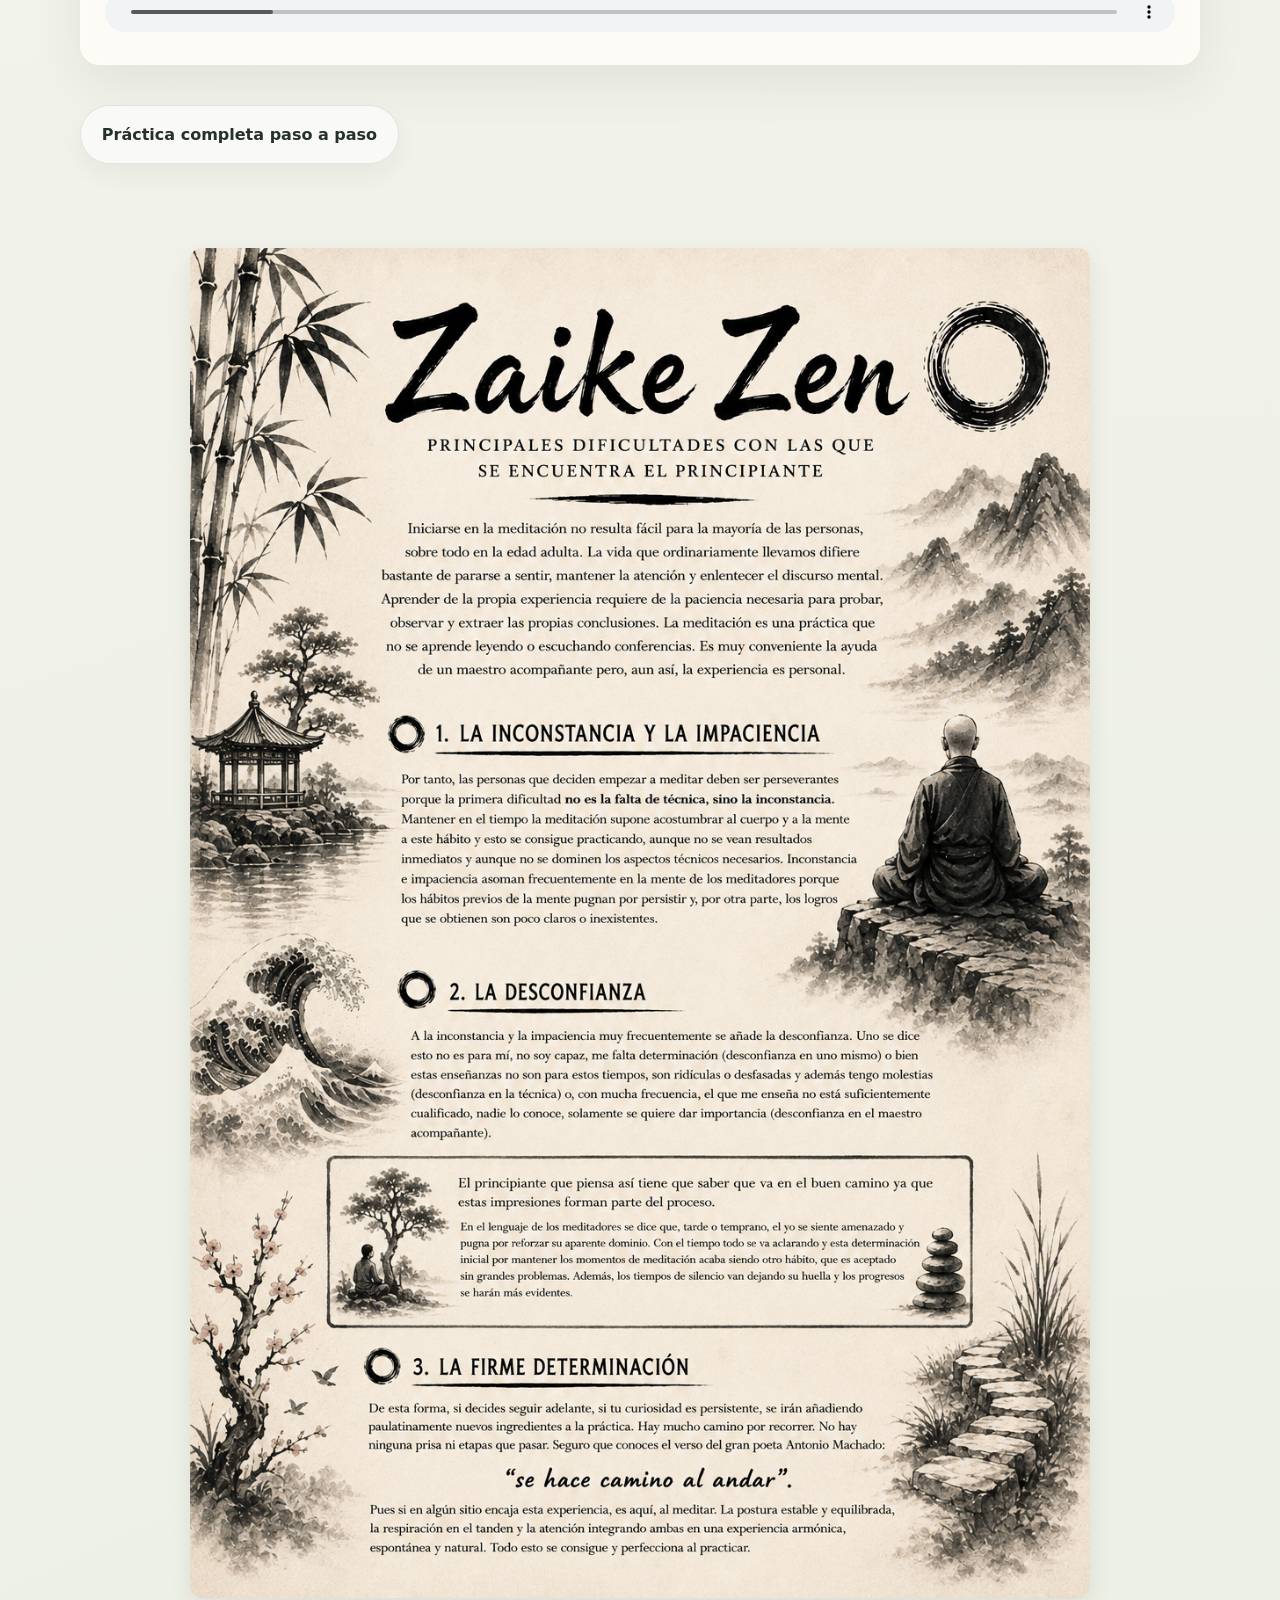
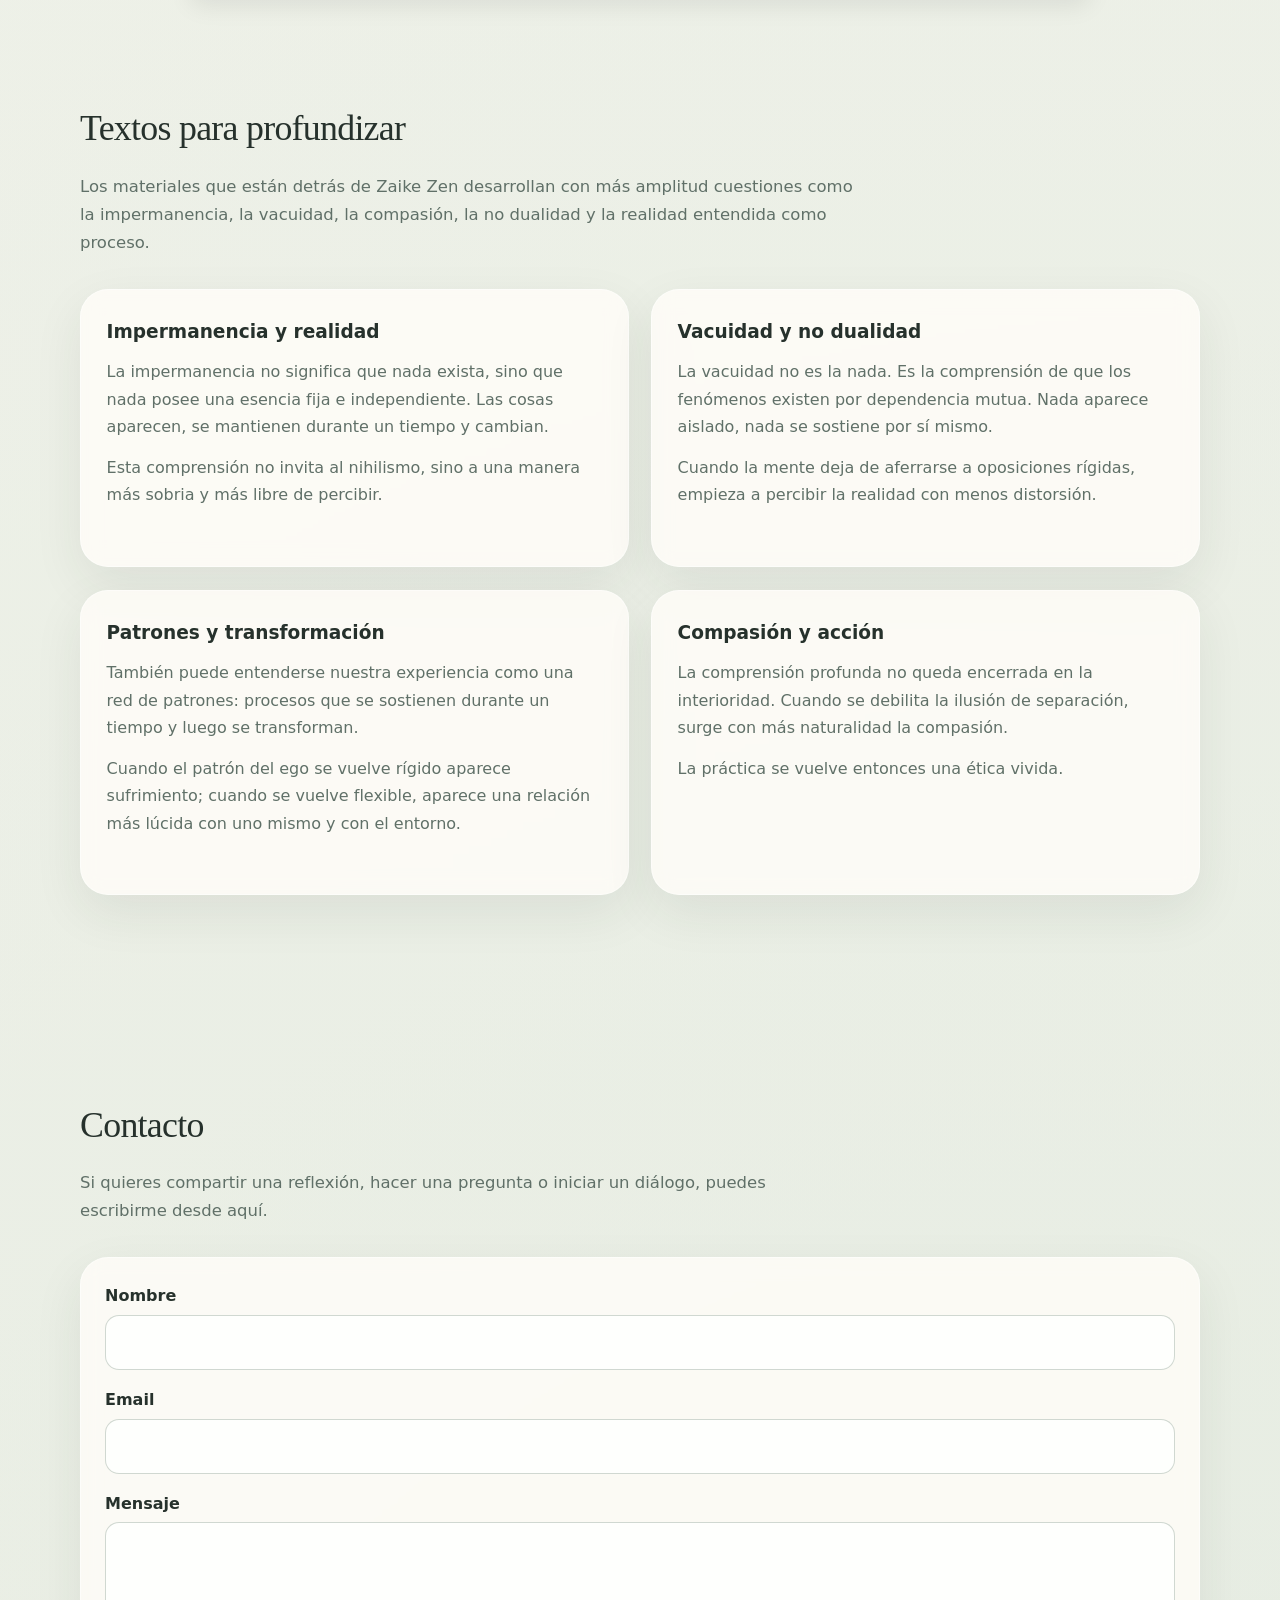
<file: index.html>
<!DOCTYPE html>
<html lang="es">
<head>
  <meta charset="UTF-8" />
  <meta name="google-site-verification" content="ZRcVWziq7_-0WQYaF_oPxV_7XvdHodKpf3m_XfUEaTc" />
  <meta name="viewport" content="width=device-width, initial-scale=1.0" />

  <title>Meditación sencilla para el día a día | Zaike Zen</title>
  <meta name="description" content="Aprende meditación de forma sencilla y práctica. Guía clara para empezar en el zen y aplicar la atención plena en la vida diaria." />
  <link rel="canonical" href="https://zaikezen.es/" />

  <script data-goatcounter="https://zaikezen.goatcounter.com/count"
          async src="//gc.zgo.at/count.js"></script>

  <style>
    :root {
      --bg: #f3f0e8;
      --surface: rgba(255, 253, 248, 0.82);
      --text: #26312c;
      --muted: #607068;
      --accent: #7e9a84;
      --accent-dark: #5f7865;
      --line: rgba(120, 144, 126, 0.2);
      --shadow: 0 18px 50px rgba(38, 49, 44, 0.08);
      --shadow-soft: 0 10px 24px rgba(38, 49, 44, 0.05);
      --max: 1120px;
    }

    * { box-sizing: border-box; margin: 0; padding: 0; }
    html { scroll-behavior: auto; }

    body {
      font-family: Inter, system-ui, -apple-system, BlinkMacSystemFont, "Segoe UI", sans-serif;
      color: var(--text);
      line-height: 1.7;
      background:
        radial-gradient(circle at top left, rgba(232, 239, 231, 0.9), transparent 30%),
        radial-gradient(circle at bottom right, rgba(220, 232, 220, 0.7), transparent 28%),
        linear-gradient(180deg, #f7f4ed 0%, #eef3ea 50%, #f7f4ed 100%);
      min-height: 100vh;
    }

    img { max-width: 100%; display: block; }
    a { color: inherit; text-decoration: none; }
    .container { width: min(92%, var(--max)); margin: 0 auto; }

    .topbar {
      position: sticky;
      top: 0;
      z-index: 20;
      backdrop-filter: blur(14px);
      background: rgba(247, 244, 237, 0.72);
      border-bottom: 1px solid rgba(126, 154, 132, 0.12);
      box-shadow: 0 6px 24px rgba(38, 49, 44, 0.04);
    }

    .nav { display: flex; align-items: center; justify-content: space-between; padding: 1rem 0; gap: 1rem; }
    .brand {
  font-weight: 800;
  letter-spacing: 0.08em;
  text-transform: uppercase;
  color: var(--text);
}
    .brand span { color: var(--accent-dark); }
    .nav-links {
  display: flex;
  gap: 0.5rem;
  align-items: center;
}
.nav-links a.active {
  background-color: #dbe7df;
  font-weight: 500;
}
.nav-dropdown summary.active {
  background-color: #dbe7df;
  font-weight: 500;
}
.nav-links a {
  color: var(--muted);
  font-size: 0.94rem;
  padding: 0.5rem 0.85rem;
  border-radius: 999px;
  text-decoration: none;
  white-space: nowrap;
  transition: all 0.25s ease;
  background: rgba(255,255,255,0.35);
  border: 1px solid rgba(120,140,125,0.18);
}

.nav-links a:hover {
  color: var(--accent-dark);
  background: rgba(255,255,255,0.85);
  border-color: rgba(93,122,100,0.35);
  box-shadow: 0 6px 18px rgba(40,60,45,0.08);
  transform: translateY(-1px);
}
.nav-links a:active {
  transform: scale(0.97);
}
.nav-links {
  gap: 0.4rem;
}

    .hero { padding: 5.5rem 0 3.5rem; position: relative; }
    .hero-grid { display: grid; grid-template-columns: 1.18fr 0.82fr; gap: 2rem; align-items: center; }

    .eyebrow {
      display: inline-block;
      padding: 0.45rem 0.9rem;
      border: 1px solid var(--line);
      border-radius: 999px;
      font-size: 0.88rem;
      color: var(--accent-dark);
      background: rgba(255,255,255,0.55);
      margin-bottom: 1.1rem;
      box-shadow: var(--shadow-soft);
    }

    h1 {
      font-size: clamp(2.6rem, 4.2vw, 4.8rem);
      line-height: 1.06;
      margin-bottom: 1rem;
      font-family: Georgia, "Times New Roman", serif;
      font-weight: 500;
      letter-spacing: -0.02em;
      max-width: 13ch;
    }

    .hero p { font-size: 1.08rem; color: var(--muted); max-width: 58ch; margin-bottom: 1.6rem; }
    .cta-row { display: flex; gap: 1rem; flex-wrap: wrap; }

    .btn {
      display: inline-flex;
      align-items: center;
      justify-content: center;
      padding: 0.95rem 1.3rem;
      border-radius: 999px;
      border: 1px solid transparent;
      cursor: pointer;
      transition: transform 0.2s ease, background 0.2s ease, border-color 0.2s ease, box-shadow 0.2s ease;
      font-weight: 600;
      box-shadow: var(--shadow-soft);
    }

    .btn:hover { transform: translateY(-2px); }
    .btn-primary { background: linear-gradient(180deg, #8ba78f, #6f8a74); color: white; }
    .btn-secondary { background: rgba(255,255,255,0.6); border-color: var(--line); color: var(--text); }

    .hero-card, .card, .about-box, .step, .text-card {
      background: var(--surface);
      border: 1px solid rgba(255,255,255,0.45);
      border-radius: 28px;
      box-shadow: var(--shadow);
      backdrop-filter: blur(10px);
    }

    .hero-card { padding: 2rem; min-height: 400px; display: flex; flex-direction: column; justify-content: center; gap: 1.2rem; overflow: hidden; }
    .breathing-box { text-align: center; padding: 1.15rem; background: rgba(255,255,255,0.6); border-radius: 20px; border: 1px solid var(--line); }
    .breathing-box h3 { margin-bottom: 0.4rem; font-size: 1rem; }
    .breathing-box p { margin-bottom: 0.9rem; color: var(--muted); font-size: 0.95rem; }
    #breathing-text { font-size: 1.2rem; font-weight: 700; color: var(--accent-dark); min-height: 2rem; margin-top: 0.8rem; }

    .tanden-poster {
      position: relative;
      max-width: 1200px;
      margin: 2rem auto;
      border-radius: 24px;
      overflow: hidden;
    }

    .tanden-poster-image {
      margin: 0 auto;
    }

    .tanden-breath {
      position: absolute;
      left: 50%;
      top: 58%;
      display: grid;
      place-items: center;
      gap: 0.45rem;
      width: clamp(76px, 13vw, 136px);
      transform: translate(-50%, -50%);
      text-align: center;
      pointer-events: none;
    }

    .tanden-breath-orb {
      width: 100%;
      aspect-ratio: 1;
      border-radius: 50%;
      background:
        radial-gradient(circle, rgba(255,255,255,0.72) 0%, rgba(219,232,222,0.54) 54%, rgba(126,154,132,0.3) 100%);
      border: 1px solid rgba(126,154,132,0.26);
      box-shadow: 0 18px 50px rgba(95,120,101,0.16);
      transform: scale(0.82);
      transition: transform 4s ease-in-out, opacity 1.2s ease;
    }

    .tanden-breath.is-inhale .tanden-breath-orb { transform: scale(1); }
    .tanden-breath.is-pause .tanden-breath-orb { transform: scale(1); opacity: 0.88; }
    .tanden-breath.is-exhale .tanden-breath-orb { transform: scale(0.72); }
    .tanden-breath.is-dig .tanden-breath-orb { transform: scale(0.72); opacity: 0.76; }

    .tanden-dig-arrow {
      position: absolute;
      left: 84.1%;
      top: 83.05%;
      width: clamp(14px, 1.55vw, 20px);
      height: 3px;
      background: rgba(58, 76, 47, 0.88);
      opacity: 0;
      pointer-events: none;
      transform: translate(-50%, -50%) rotate(180deg);
      transition: opacity 0.5s ease;
    }

    .tanden-dig-arrow::after {
      content: "";
      position: absolute;
      right: -1px;
      top: 50%;
      width: 8px;
      height: 8px;
      border-right: 3px solid rgba(58, 76, 47, 0.88);
      border-top: 3px solid rgba(58, 76, 47, 0.88);
      transform: translateY(-50%) rotate(45deg);
    }

    .tanden-poster.is-dig .tanden-dig-arrow {
      opacity: 1;
    }

    @media (max-width: 640px) {
      .tanden-dig-arrow {
        left: 84.6%;
        top: 83.25%;
        width: 9px;
      }

      .tanden-dig-arrow::after {
        width: 5px;
        height: 5px;
        border-right-width: 2px;
        border-top-width: 2px;
      }

      .tanden-poster.is-dig .tanden-dig-arrow {
        opacity: 0.96;
      }
    }

    .tanden-breath-label {
      min-height: 1.4rem;
      padding: 0.1rem 0.5rem;
      border-radius: 999px;
      background: rgba(255,255,255,0.68);
      color: var(--accent-dark);
      font-size: 0.82rem;
      font-weight: 700;
      letter-spacing: 0.02em;
      box-shadow: 0 8px 20px rgba(38,49,44,0.08);
    }

    @media (prefers-reduced-motion: reduce) {
      .tanden-breath-orb {
        transition: none;
        transform: scale(0.9);
      }
    }

    .reveal-on-scroll {
      opacity: 0.86;
      transform: translateY(8px);
      transition: opacity 0.95s ease, transform 0.95s ease;
      will-change: opacity, transform;
    }

    .reveal-on-scroll.is-visible {
      opacity: 1;
      transform: translateY(0);
    }

    @media (prefers-reduced-motion: reduce) {
      .reveal-on-scroll {
        opacity: 1;
        transform: none;
        transition: none;
      }
    }

    @media (max-width: 640px) {
      .reveal-on-scroll {
        opacity: 0.9;
        transform: translateY(6px);
      }
    }

    .anchor-arrive {
      animation: anchor-arrive 0.7s ease both;
    }

    @keyframes anchor-arrive {
      from {
        opacity: 0.78;
        transform: scale(0.985) translateY(6px);
        filter: blur(1px);
      }
      to {
        opacity: 1;
        transform: scale(1) translateY(0);
        filter: blur(0);
      }
    }

    @media (prefers-reduced-motion: reduce) {
      .anchor-arrive {
        animation: none;
      }
    }

    section { padding: 4.25rem 0; position: relative; }
    section + section {
  margin-top: 4rem;
}
    .section-title { margin-bottom: 0.85rem; font-size: clamp(1.9rem, 2.8vw, 2.8rem); font-family: Georgia, "Times New Roman", serif; font-weight: 500; letter-spacing: -0.02em; }
    .section-intro { color: var(--muted); max-width: 74ch; margin-bottom: 2rem; font-size: 1.03rem; }

    .cards { display: grid; grid-template-columns: repeat(3, 1fr); gap: 1.3rem; }
    .card { padding: 1.55rem; }
    .card h3, .text-card h3 { margin-bottom: 0.7rem; font-size: 1.16rem; font-weight: 600; }    .text-card h4 { margin-top: 1.4rem; margin-bottom: 0.6rem; font-size: 1.02rem; font-weight: 600; color: var(--text); }    .card p, .card li, .text-card p { color: var(--muted); }
    .card ul { padding-left: 1.1rem; margin-top: 0.7rem; }
.rutina-cartel {
  width: min(96vw, 1100px);
  max-width: none;
  height: auto;
  border-radius: 20px;
  margin: 2rem 50%;
  display: block;
  transform: translateX(-50%);
}

    .practice {
  display: block;
}
    .steps { display: grid; gap: 1rem; }
    .step { display: flex; gap: 1rem; align-items: flex-start; padding: 1rem 1.05rem; }
    .step-number { flex: 0 0 42px; width: 42px; height: 42px; border-radius: 50%; background: linear-gradient(180deg, #e8f0e8, #d5e2d5); color: var(--accent-dark); display: grid; place-items: center; font-weight: 700; }

    .text-grid { display: grid; grid-template-columns: repeat(2, 1fr); gap: 1.4rem; }
    .text-card { padding: 1.6rem; }
    .text-card p + p { margin-top: 0.9rem; }
    .about-box { padding: 2.2rem; overflow: hidden; }

    .quote {
      margin-top: 1.25rem;
      padding: 1rem 1.2rem;
      border-left: 4px solid var(--accent);
      background: rgba(255,255,255,0.58);
      border-radius: 0 16px 16px 0;
      color: var(--muted);
      font-style: italic;
    }

    .contact-form label { display: block; margin-bottom: 0.35rem; font-weight: 600; color: var(--text); }
    .contact-form input, .contact-form textarea {
      width: 100%;
      padding: 0.8rem;
      margin-bottom: 1rem;
      border: 1px solid rgba(120, 144, 126, 0.35);
      border-radius: 14px;
      background: rgba(255,255,255,0.76);
      font: inherit;
      color: var(--text);
    }

    .footer { padding: 2rem 0 3rem; color: var(--muted); text-align: center; font-size: 0.95rem; }
    .hero-image { width: 100%; height: 220px; object-fit: cover; border-radius: 20px; margin-bottom: 1rem; }
    .section-image {
  width: 100%;
  max-width: 1200px;
  height: auto;
  object-fit: contain;
  display: block;
  margin: 2rem auto;
  border-radius: 24px;
}
    .closing-image { padding: 3rem 0 1rem; }
    .closing-img { width: 100%; max-height: 400px; object-fit: cover; border-radius: 20px; }

    @media (max-width: 900px) {
      .hero-grid, .practice, .cards, .text-grid { grid-template-columns: 1fr; }
      .hero { padding-top: 3.8rem; }
      h1 { max-width: none; }
    }

    @media (max-width: 640px) {
      .nav { flex-direction: column; align-items: flex-start; }
      h1 { font-size: 2.3rem; }
      .hero-card { min-height: auto; }
      .nav-links { gap: 0.35rem; }
      .nav-links a {
  padding: 0.5rem 1rem;
  border-radius: 20px;
  text-decoration: none;
  color: #2f3a34;
  transition: all 0.25s ease;
}
.nav-links a:hover {
  background-color: #e8efe9;
  color: #1e2a25;
}
      .hero-image { height: 180px; }
      .rutina-cartel {
        max-width: 100%;
        margin: 2rem auto;
        transform: none;
      }
    }
    section p:last-child {
  margin-bottom: 2rem;
}
.tradition-cards {
  margin-top: 3rem;
}
.practice h2,
.practice-grid h2 {
  max-width: 900px;
  margin-bottom: 2rem;
}

    .audio-player-wrapper {
      margin: 2.5rem 0;
      padding: 1.5rem;
      background: var(--surface);
      border: 1px solid rgba(255,255,255,0.45);
      border-radius: 20px;
      box-shadow: var(--shadow);
    }

    .audio-player-wrapper h3 {
      margin-bottom: 1rem;
      font-size: 1.1rem;
      font-weight: 600;
      color: var(--text);
    }

    .tanden-audio {
      width: 100%;
      height: 40px;
    }

    .nav-dropdown {
      position: relative;
      display: inline-block;
    }

    .nav-dropdown summary {
      cursor: pointer;
      padding: 0.5rem 0.85rem;
      border-radius: 999px;
      background: rgba(255,255,255,0.35);
      border: 1px solid rgba(120,140,125,0.18);
      color: var(--muted);
      font-size: 0.94rem;
      transition: all 0.25s ease;
    }

    .nav-dropdown summary:hover {
      color: var(--accent-dark);
      background: rgba(255,255,255,0.85);
      border-color: rgba(93,122,100,0.35);
      box-shadow: 0 6px 18px rgba(40,60,45,0.08);
      transform: translateY(-1px);
    }

    .nav-dropdown ul {
      list-style: none;
      margin: 0;
      padding: 0;
      position: absolute;
      top: 100%;
      left: 0;
      background: rgba(255,255,255,0.9);
      border: 1px solid rgba(120,144,126,0.2);
      border-radius: 12px;
      box-shadow: var(--shadow-soft);
      min-width: 200px;
      z-index: 10;
      display: none;
    }

    .nav-dropdown[open] ul {
      display: block;
    }

    .nav-dropdown li {
      border-bottom: 1px solid rgba(120,144,126,0.1);
    }

    .nav-dropdown li:last-child {
      border-bottom: none;
    }

    .nav-dropdown a {
      display: block;
      padding: 0.75rem 1rem;
      color: var(--muted);
      text-decoration: none;
      transition: background 0.2s ease;
    }

    .nav-dropdown a:hover {
      background: rgba(126,154,132,0.1);
      color: var(--accent-dark);
    }

    .mobile-menu-toggle,
    .mobile-menu-panel {
      display: none;
    }

    .mobile-menu-toggle {
      align-items: center;
      justify-content: center;
      padding: 0.55rem 0.9rem;
      border-radius: 999px;
      border: 1px solid rgba(120,140,125,0.18);
      background: rgba(255,255,255,0.55);
      color: var(--muted);
      font: inherit;
      font-size: 0.94rem;
      cursor: pointer;
      box-shadow: var(--shadow-soft);
    }

    .mobile-menu-panel {
      width: 100%;
      gap: 1rem;
      padding: 1rem;
      border: 1px solid rgba(120,144,126,0.2);
      border-radius: 18px;
      background: rgba(255,255,255,0.82);
      box-shadow: var(--shadow-soft);
    }

    .mobile-menu-group {
      display: grid;
      gap: 0.35rem;
    }

    .mobile-menu-group p {
      color: var(--accent-dark);
      font-size: 0.86rem;
      font-weight: 700;
      margin-bottom: 0.1rem;
    }

    .mobile-menu-panel a {
      color: var(--muted);
      padding: 0.55rem 0;
      border-bottom: 1px solid rgba(120,144,126,0.12);
    }

    .mobile-menu-panel a.active {
      background-color: #dbe7df;
      font-weight: 500;
    }

    .mobile-menu-panel a:last-child {
      border-bottom: 0;
    }

    @media (max-width: 640px) {
      .nav {
        width: min(92%, var(--max));
        display: grid;
        grid-template-columns: 1fr auto;
        align-items: center;
      }

      .brand-logo {
        grid-column: 1;
      }

      .nav-links {
        display: none;
      }

      .mobile-menu-toggle {
        display: inline-flex;
        grid-column: 2;
        justify-self: end;
        min-height: 42px;
        padding: 0.55rem 1rem;
        background: rgba(255,255,255,0.72);
        border-color: rgba(120,144,126,0.24);
        color: var(--accent-dark);
        font-weight: 700;
      }

      .mobile-menu-panel.is-open {
        display: grid;
      }

      .mobile-menu-panel {
        grid-column: 1 / -1;
        margin-top: 0.75rem;
        padding: 1.1rem;
        gap: 1.15rem;
        border-radius: 22px;
        background: rgba(255,253,248,0.92);
        border: 1px solid rgba(120,144,126,0.18);
        box-shadow: 0 18px 44px rgba(38,49,44,0.1);
        backdrop-filter: blur(12px);
      }

      .mobile-menu-group {
        gap: 0.2rem;
        padding-bottom: 0.85rem;
        border-bottom: 1px solid rgba(120,144,126,0.12);
      }

      .mobile-menu-group:last-child {
        padding-bottom: 0;
        border-bottom: 0;
      }

      .mobile-menu-group p {
        margin-bottom: 0.35rem;
        font-size: 0.78rem;
        letter-spacing: 0.08em;
        text-transform: uppercase;
        color: rgba(95,120,101,0.9);
      }

      .mobile-menu-panel a {
        padding: 0.62rem 0.2rem;
        border-bottom: 0;
        color: #2f3a34;
        line-height: 1.35;
      }

      .mobile-menu-panel a:active {
        color: var(--accent-dark);
        transform: scale(0.99);
      }

      .nav-dropdown ul {
        position: static;
        width: 100%;
        min-width: none;
      }
    }
    #consignas-basicas {
  scroll-margin-top: 140px;
}

#que-es-meditar {
  scroll-margin-top: 140px;
}
.genealogia-img {
  width: 100%;
  max-width: 900px;
  display: block;
  margin: 1rem auto 2rem auto;
  border-radius: 12px;
  box-shadow: 0 8px 24px rgba(0,0,0,0.08);
}
.brand-logo {
  display: flex;
  align-items: center;
  text-decoration: none;
}

.header-logo {
  height: 72px;
  width: auto;
  display: block;
  object-fit: contain;
}

@media (max-width: 640px) {
  .header-logo {
    height: 58px;
  }
}
  </style>
</head>

<body>
  <header class="topbar">
    <div class="container nav">
      <a href="#inicio" class="brand brand-logo" aria-label="Zaike Zen">
  <img src="Imagen-zaike-zen.jpg"
       alt="Zaike Zen - Zen laico"
       class="header-logo">
</a>
      <nav class="nav-links">
        <details class="nav-dropdown">
          <summary>Inicio</summary>
          <ul>
            <li><a href="#inicio">Inicio</a></li>
            <li><a href="#que-es-meditar">Qué es meditar</a></li>
            <li><a href="#zen">Qué es Zaike Zen</a></li>
          </ul>
        </details>
        
        <details class="nav-dropdown">
          <summary>Cómo empezar</summary>
          <ul>
           <li><a href="#rutina-sugerida">Rutina sugerida</a></li>
            <li><a href="como-empezar-a-meditar.html">Empezar desde cero</a></li>
            <li><a href="cuanto-tiempo-meditar-al-dia.html">Cuánto tiempo meditar</a></li>
            <li><a href="#meditaciones">Consignas básicas</a></li>
            <li><a href="#postura-sentada">Postura sentada</a></li>
            <li><a href="#respiracion-tanden">Respiración Tanden</a></li>
            <li><a href="#atencion">Atención</a></li>
          </ul>
        </details>
        
        <a href="camino-del-practicante.html">El Camino del Practicante</a>
        <details class="nav-dropdown">
          <summary>Cómo estabilizar</summary>
          <ul>
            <li><a href="como-estabilizar.html">Visión general</a></li>
            <li><a href="automasaje.html">Automasaje</a></li>
            <li><a href="meditacion-movimiento.html">Meditación en movimiento</a></li>
            <li><a href="hogenchaku.html">Hogenchaku</a></li>
            <li><a href="nanso.html">Nanso</a></li>
            <li><a href="susokukan.html">Susokukan</a></li>
            <li><a href="respiraciones.html">Respiraciones básicas</a></li>
          </ul>
        </details>
        <details class="nav-dropdown">
          <summary>Cómo profundizar</summary>
          <ul>
            <li><a href="#textos">Impermanencia y realidad</a></li>
            <li><a href="#textos">Vacuidad y no dualidad</a></li>
            <li><a href="#textos">Patrones y transformación</a></li>
            <li><a href="#textos">Compasión y acción</a></li>
          </ul>
        </details>
        
        <a href="beneficios-meditacion.html">Beneficios</a>
        <a href="#contacto">Contacto</a>
      </nav>
      <button class="mobile-menu-toggle" type="button" aria-expanded="false" aria-controls="mobile-menu-panel">Menú</button>
      <nav class="mobile-menu-panel" id="mobile-menu-panel" aria-label="Menú móvil">
        <div class="mobile-menu-group">
          <p>Inicio</p>
          <a href="#inicio">Inicio</a>
          <a href="#que-es-meditar">Qué es meditar</a>
          <a href="#zen">Qué es Zaike Zen</a>
        </div>

        <div class="mobile-menu-group">
          <p>Cómo empezar</p>
          <a href="#rutina-sugerida">Rutina sugerida</a>
          <a href="como-empezar-a-meditar.html">Empezar desde cero</a>
          <a href="cuanto-tiempo-meditar-al-dia.html">Cuánto tiempo meditar</a>
          <a href="#meditaciones">Consignas básicas</a>
          <a href="#postura-sentada">Postura sentada</a>
          <a href="#respiracion-tanden">Respiración Tanden</a>
          <a href="#atencion">Atención</a>
        </div>
        <a href="camino-del-practicante.html">El Camino del Practicante</a>

        <div class="mobile-menu-group">
          <p>Cómo estabilizar</p>
          <a href="como-estabilizar.html">Visión general</a>
          <a href="automasaje.html">Automasaje</a>
          <a href="meditacion-movimiento.html">Meditación en movimiento</a>
          <a href="hogenchaku.html">Hogenchaku</a>
          <a href="nanso.html">Nanso</a>
          <a href="susokukan.html">Susokukan</a>
          <a href="respiraciones.html">Respiraciones básicas</a>
        </div>

        <div class="mobile-menu-group">
          <p>Profundizar</p>
          <a href="#textos">Impermanencia y realidad</a>
          <a href="#textos">Vacuidad y no dualidad</a>
          <a href="#textos">Patrones y transformación</a>
          <a href="#textos">Compasión y acción</a>
        </div>

        <div class="mobile-menu-group">
          <a href="beneficios-meditacion.html">Beneficios</a>
          <a href="#contacto">Contacto</a>
        </div>
      </nav>
    </div>
  </header>

  <main>
    <section class="hero" id="inicio">
      <div class="container hero-grid">
        <div>
          <div class="eyebrow">Zen para el día a día</div>
          <h1>Meditación sencilla: cómo empezar en el zen en tu vida diaria</h1>
          <p>Zaike Zen está pensado para personas que sienten curiosidad por la meditación y buscan una forma de practicarla de manera sencilla, honesta y profunda. No propone una huida del mundo, sino una forma de habitarlo con más presencia, con más claridad y con una relación menos rígida con uno mismo y con la realidad.</p>
          <div class="cta-row">
            <a class="btn btn-primary" href="#meditaciones">Empezar a meditar</a>
            <a class="btn btn-secondary" href="como-empezar-a-meditar.html">Cómo empezar desde cero</a>
          </div>
        </div>

        <aside class="hero-card">
          <img src="hero.jpg" alt="Presencia en la vida cotidiana" class="hero-image">
          <div class="breathing-box">
            <h3>Práctica breve</h3>
            <p>Pulsa el botón y sigue el ritmo de la respiración durante unos segundos.</p>
            <button class="btn btn-primary" id="breathing-btn">Iniciar respiración</button>
            <div id="breathing-text"></div>
          </div>
        </aside>
      </div>
    </section>

    <section id="zen">
      <div class="container">
        <h2 class="section-title">Qué significa el zen en Zaike Zen</h2>
        <img src="zen.jpg" alt="Equilibrio y simplicidad" class="section-image">
        <p class="section-intro">En Zaike Zen, el zen no se presenta como una doctrina cerrada, sino como una práctica de experiencia directa. Parte de una intuición sencilla y profunda: nada permanece por sí mismo, nada está aislado, y buena parte de nuestro sufrimiento tiene que ver con el intento de fijar lo que en realidad está cambiando.</p>
<p class="section-intro" style="margin-top:2rem;">
  El Zen laico es para cualquier persona, día a día.<br>
  ¿Quieres vivir?<br>
   Ábrete a la vida a través de tu vida.
</p>
        <h2 class="section-title">Qué es Zaike Zen</h2>

<p>
Zaike Zen significa un Zen accesible, un Zen para la vida cotidiana. No es un camino reservado a monjes o a contextos especiales, sino una práctica abierta a cualquier persona.
</p>

<p>
Todas las personas, independientemente de su situación, tienen en su interior la semilla de la iluminación. La práctica no consiste en añadir algo nuevo, sino en reconocer, cultivar y dejar que esa semilla se exprese en la propia vida.
</p>

<p>
Zaike Zen propone una aproximación sencilla y directa: integrar la atención, la presencia y la comprensión en los gestos más simples del día a día.
</p>
        <h2>Origen y tradición de Zaike Zen</h2>

<p>
Zaike es un término japonés que significa laico. Por tanto, Zaike Zen hace referencia a una práctica de Zen laico, un Zen para todas las personas, independientemente de si tienen o no alguna confesión religiosa o espiritual.
</p>

<p>
Fue traído a España por la escuela Zen Sincronía, fundada y dirigida por el maestro Pedro Vidal, donde cuenta con numerosos practicantes.
</p>

<p>
Este proyecto está desarrollado por Santiago Díaz de Freijo (Koji Hôkinshin), discípulo de Pedro Vidal, continuando así el legado de un Zen abierto y flexible iniciado en Japón en el siglo XVIII por el movimiento Sekimon Shingaku y continuado posteriormente por la escuela Sanzensha durante muchas generaciones.
</p>

<p>
Esta tradición se mantiene en la actualidad a través de la escuela Sincronía y la Asociación Zaike Zen en España.
</p>

<p>
También se puede reconocer la influencia de la línea Zen Rinzai a través del maestro Hakuin Ekaku (1686–1769) y sus enseñanzas recogidas en Yasenkanna, así como del maestro laico Kawajiri Hôkin (1842–1910), décimo director de Sanzensha, y la inspiración del Zen ignaciano del maestro zen y jesuita Kadowaki Kakichi (1926–2017).
</p>


<img src="cartel-origenes-zaike-zen.jpg"
     alt="Genealogía e influencias del Zaike Zen"
     class="genealogia-img reveal-on-scroll">



 <img src="cartel_maestros.jpg"
     alt="Maestros e influencias del Zaike Zen"
     class="genealogia-img reveal-on-scroll">
      
      </div>
    </section>

   <div id="rutina-sugerida"></div>
    <section id="meditaciones">
      <div class="container">
        <img src="meditacion.jpg" alt="Atención y transformación" class="section-image">

        <div class="practice">
          <div>
            <h2 id="que-es-meditar" class="section-title">Una práctica sencilla para comenzar</h2>
            <p class="section-intro">La meditación no es una técnica para escapar de la realidad, sino una forma de entrar en ella con más precisión. A través de la atención sostenida, empezamos a ver cómo surgen los pensamientos, las emociones y las reacciones, y cómo pueden dejar de dominarnos.</p>



            <div class="quote reveal-on-scroll">“La práctica no consiste en fabricar otra identidad, sino en aflojar el apego a la rigidez del yo y aprender a relacionarse con la realidad de un modo más libre, más flexible y más compasivo.”</div>

            <img src="arbol.jpg" alt="Camino de aprendizaje en la meditación" class="section-image">

            <div style="margin-top:1.5rem;">
              <a href="como-empezar-a-meditar.html" class="btn btn-secondary">Cómo empezar a meditar</a>
            </div>
          </div>

          <aside class="card">
 <h3>Rutina sugerida</h3>
  <ul>
    <li>Empieza con 5 o 10 minutos al día.</li>
    <li>Practica sin exigencia, pero con constancia.</li>
    <li>Reserva un rincón sencillo donde puedas sentarte en paz.</li>
    <li>Lleva esa presencia también a los pequeños gestos cotidianos.</li>
  </ul>
</aside>

<img src="cartel-para-comenzar.jpg" class="rutina-cartel" alt="Ilustración de inicio para comenzar la práctica">
            <div class="steps">
              <div class="step">
                <div class="step-number">1</div>
                <div>
                  <h3>Postura</h3>
                  <p>Siéntate con la espalda erguida y el cuerpo relajado. Puedes usar una silla o un cojín. No busques una postura perfecta: busca una postura estable, digna y habitable.</p>
                </div>
              </div>

              <div class="step">
                <div class="step-number">2</div>
                <div>
                  <h3>Respiración</h3>
                  <p>Observa la respiración tal como llega. No hace falta forzar nada. Solo acompaña el aire al entrar y al salir.</p>
                </div>
              </div>

              <div class="step">
                <div class="step-number">3</div>
                <div>
                  <h3>Atención</h3>
                  <p>Cuando aparezcan pensamientos, recuerdos o inquietudes, no luches con ellos. Reconócelos y vuelve con amabilidad a la respiración.</p>
                </div>
              </div>
            </div>

<div class="quote reveal-on-scroll">“La práctica espiritual no consiste en alejarse de la vida, sino en aprender a habitarla con más presencia.”</div>
          </aside>
        </div>
      </div>
    </section>

      <div class="container">
  <div class="cards tradition-cards">
          <article class="card reveal-on-scroll">
            <h3>Sencillez</h3>
            <p>La práctica comienza en lo inmediato: sentarse, respirar, observar. No se trata de alcanzar un estado especial, sino de dejar de añadir dramatismo, rigidez o huida a lo que ya está ocurriendo.</p>
          </article>
          <article class="card reveal-on-scroll">
            <h3>Presencia</h3>
            <p>Estar presente no significa eliminar los pensamientos, sino dejar de ser arrastrado por ellos. La atención vuelve una y otra vez al momento actual, y en ese gesto repetido va apareciendo un espacio de claridad.</p>
          </article>
          <article class="card reveal-on-scroll">
            <h3>Comprensión</h3>
            <p>Lo que experimentamos no es una realidad fija. Nuestra vida, nuestro cuerpo, nuestras emociones e incluso nuestra identidad pueden entenderse como procesos y patrones en relación continua con el entorno.</p>
          </article>
</div>

    <section id="postura-sentada">
      <div class="container">
        <h2 class="section-title">La postura sentada</h2>
        <p class="section-intro">Una postura estable y relajada crea las condiciones para que la meditación se sostenga con naturalidad. Aquí se describe cómo sentarse con dignidad y comodidad sin tensar el cuerpo.</p>

        <img src="postura-sentada-cartel.jpg" alt="Postura sentada para meditar" class="section-image reveal-on-scroll">

        <div class="audio-player-wrapper">
          <h3>Guía de postura sentada</h3>
          <audio controls class="tanden-audio" aria-label="Guía de postura sentada">
            <source src="postura-sentada.mp3" type="audio/mpeg">
          </audio>
        </div>

        <details>
          <summary class="btn btn-secondary" style="display:inline-flex; cursor:pointer;">Práctica completa paso a paso</summary>
          <div class="text-card" style="margin-top:1.5rem;">
            <h3>Postura sentada en la meditación</h3>
            <p>La postura sentada es el fundamento de una práctica estable. Busca una posición en la que la espalda permanezca erguida y relajada, la pelvis ligeramente inclinada hacia delante y los hombros suaves. Siéntate sobre un cojín o en una silla, según lo que permita que tu cuerpo se sostenga sin tensión.</p>
            <p>Apoya los pies de forma firme si estás en una silla, o cruza las piernas con comodidad si estás en el suelo. Deja que la cabeza se apoye sobre la columna sin derrumbarse, como si un hilo suave tirara desde la coronilla hacia arriba. La barbilla puede caer ligeramente, alargando la parte posterior del cuello.</p>
            <p>Las manos pueden descansar con naturalidad sobre los muslos o en el regazo. Si prefieres una posición clásica, coloca las palmas hacia arriba con los pulgares tocándose suavemente, formando un pequeño triángulo. Si prefieres una postura más sencilla, deja las manos sobre las piernas con los dedos sueltos y relajados.</p>
            <p>Antes de iniciar la meditación, toma un momento para ajustar la postura. Comprueba la alineación de la columna, la apertura del pecho y la relajación del abdomen. Si notas tensión, respira suavemente y deja que el cuerpo se acomode de nuevo.</p>
            <p>La postura no está pensada para ser rígida, sino para ser un marco que permita la atención. Con el tiempo, el equilibrio entre estabilidad y suavidad se vuelve más sencillo y la práctica puede desarrollarse con menos distracción.</p>
          </div>
        </details>
      </div>
    </section>

    <section id="respiracion-tanden">
      <div class="container">
        <h2 class="section-title">Respiración Tanden</h2>
        <p class="section-intro">El tanden es una zona situada unos centímetros por debajo del ombligo sobre la que se dirige suavemente la atención durante la meditación. La respiración tanden ayuda a integrar postura, respiración y atención en una experiencia estable y natural.</p>
        
        <div class="tanden-poster reveal-on-scroll">
          <img src="respiracion-tanden-cartel.jpg" alt="Técnica de respiración tanden" class="section-image tanden-poster-image">

          <div class="tanden-breath" aria-label="Animación de respiración tanden">
            <div class="tanden-breath-orb" aria-hidden="true"></div>
            <div class="tanden-breath-label" aria-live="polite">Inhalar</div>
          </div>
          <div class="tanden-dig-arrow" aria-hidden="true"></div>
        </div>
        
        <div class="audio-player-wrapper">
          <h3>Guía de respiración guiada</h3>
          <audio controls class="tanden-audio" aria-label="Guía de respiración tanden">
            <source src="respiracion-tanden.mp3" type="audio/mpeg">
          </audio>
        </div>
        
        <details>
          <summary class="btn btn-secondary" style="display:inline-flex; cursor:pointer;">Práctica completa paso a paso</summary>
          <div class="text-card" style="margin-top:1.5rem;">
            <h3>El ajuste de la respiración: La Respiración Tanden</h3>
            
            <p>El tanden es una zona situada a unos 2-3 centímetros por debajo del ombligo sobre la que se sitúa la atención durante la meditación. A la respiración que sigue esta indicación se le llama de forma genérica respiración tanden. Se trata de una respiración abdominal, diafragmática: al contraerse, el diafragma tira hacia abajo de la caja torácica y crea una presión negativa que permite la entrada de aire. Esta contracción hace que el diafragma baje y comprima las vísceras abdominales, lo que provoca que el vientre se distienda y que notemos esa sensación hacia adelante y abajo como si se hinchara una pelota. Durante la exhalación, el diafragma se relaja y el aire sale pasivamente. En este momento la distensión abdominal cesa y el vientre vuelve a su posición inicial.</p>
            
            <h4>Primera fase: Integración natural</h4>
            
            <p>En una primera fase, el proceso se podría describir de la siguiente manera:</p>
            
            <p><em>"Entra el aire por las fosas nasales durante la inspiración y se dirige directamente al tanden. Apreciamos cómo, durante la inspiración, se distiende el vientre en la zona del tanden con una sensación similar a si se hinchara una pelota. Durante la exhalación, el aire sale pasivamente por las fosas nasales, el vientre vuelve pasivamente a su posición inicial y sentimos cómo si se deshinchase la pelota en la zona del tanden. La palma de la mano derecha, que está situada en esta zona, puede notar cómo se produce este movimiento en el tanden. La atención se dirige a las sensaciones que provienen de la postura y la respiración, observando cómo el proceso se realiza de forma natural y sin esfuerzo alguno. Si mantenemos la atención, con la práctica se apreciarán mejor los matices de estas sensaciones y la coordinación de todo el proceso. El resultado final es que la postura, la respiración y la atención se integran en una experiencia que se mantiene en el tiempo."</em></p>
            
            <h4>Segunda fase: Profundización consciente</h4>
            
            <p>En una segunda fase, cuando la primera está bien asentada y se realiza casi inconscientemente, podemos profundizar en la práctica de algunas instrucciones que focalizarán más la atención y darán más profundidad a la concentración. La inspiración es igual que la anterior y los cambios se producen durante el final de la exhalación:</p>
            
            <p><em>"Entra el aire por las fosas nasales durante la inspiración y se dirige directamente al tanden. Apreciamos cómo, durante la inspiración, se distiende el vientre en la zona del tanden con una sensación similar a si se hinchara una pelota. Durante la exhalación, el aire sale pasivamente por las fosas nasales y sentimos como si se deshinchase la pelota en la zona del tanden. Al final de la exhalación, contraemos suavemente los músculos de la zona del tanden haciendo que el vientre se excave ligeramente, ayudando así a expulsar parte del aire residual al final de la exhalación. Cuando esta contracción cesa y los músculos abdominales se relajan, entra el aire de nuevo por las fosas nasales iniciando la inspiración y, con ella, la suave distensión en el vientre que le acompaña. La palma de la mano derecha puede notar este pequeño "vuelco del tanden". La atención se centra en estas sensaciones internas regulando los movimientos del tanden para que no sean bruscos sino suaves y armónicos. Con la práctica se alcanzará mayor delicadeza en los movimientos y las sensaciones serán más sutiles, de tal manera que todo el proceso se integra sin ningún esfuerzo."</em></p>
            
            <h4>Tercera fase: Supervisión del maestro</h4>
            
            <p>Podríamos incluso hablar de una tercera fase en la que se introducen pequeños matices para que la atención se focalice mejor y más prolongadamente, al tiempo que la concentración pueda alcanzar mayores grados de intensidad. Esta tercera fase es recomendable que se realice bajo la supervisión de un maestro acompañante que resuelva dudas y oriente adecuadamente toda la práctica.</p>
          </div>
        </div>
      </div>
    </section>

    <section id="atencion">
      <div class="container">
        <h2 class="section-title">La atención: observar y sentir</h2>
        <p class="section-intro">La atención permite dirigir la mirada interior hacia las sensaciones del cuerpo, estabilizando la práctica y apartándola poco a poco del flujo mental habitual. Observar y sentir no consiste en luchar contra los pensamientos, sino en volver con claridad al cuerpo presente.</p>

        <img src="atencion.jpg" alt="Atención en la meditación" class="section-image reveal-on-scroll">

        <div class="audio-player-wrapper">
          <h3>Guía de atención</h3>
          <audio controls class="tanden-audio" aria-label="Guía de atención">
            <source src="atencion.mp3" type="audio/mpeg">
          </audio>
        </div>

        <details>
          <summary class="btn btn-secondary" style="display:inline-flex; cursor:pointer;">Práctica completa paso a paso</summary>
          <div class="text-card" style="margin-top:1.5rem;">
            <h3>La atención: observar y sentir</h3>
            <p>Hemos visto que tanto en la adopción de la postura correcta como en la regulación de la respiración tanden la atención juega un papel esencial para realizar los ajustes necesarios durante la práctica. Al principio todo es un poco ensayo, error y mejora, es un proceso de aprendizaje en definitiva y, por tanto, requiere de atención y perseverancia.</p>
            <p>El cambio fundamental es que la atención deja de estar enfocada en el flujo mental habitual y pasa a detenerse en las sensaciones que provienen del cuerpo, tanto para mantener la postura como para integrarla con la respiración. Cuanto más correcta es la postura más fácil es realizar la respiración tanden y cuanto más integrada está la respiración mejor se mantiene la postura correcta. Una favorece a la otra si la atención detecta con sutileza las pequeñas desviaciones que habitualmente se producen y nos permite corregirlas, sobre todo al principio.</p>
            <p>El resultado es que, para que el proceso se armonice y se mantenga, es necesario enfocar y concentrar nuestra atención sobre las sensaciones corporales y, con ello, distraer a nuestra mente de su flujo habitual. Pasamos a dedicarle un tiempo cada vez mayor y más valioso a observar y sentir. Desarrollamos nuestra mirada interior y así depositamos una atención amorosa sobre nosotros mismos. Al final, el hábito de la meditación se abrirá camino y nuestra mente podrá observar los cambios.</p>
          </div>
        </details>
      </div>
    </section>
    <img src="cartel-dificultades-principiante.jpg"
     alt="Principales dificultades con las que se encuentra el principiante"
     class="genealogia-img reveal-on-scroll">

    <section id="textos">
      <div class="container">
        <h2 class="section-title">Textos para profundizar</h2>
        <p class="section-intro">Los materiales que están detrás de Zaike Zen desarrollan con más amplitud cuestiones como la impermanencia, la vacuidad, la compasión, la no dualidad y la realidad entendida como proceso.</p>

        
        <div class="text-grid">
          <article class="text-card reveal-on-scroll">
            <h3>Impermanencia y realidad</h3>
            <p>La impermanencia no significa que nada exista, sino que nada posee una esencia fija e independiente. Las cosas aparecen, se mantienen durante un tiempo y cambian.</p>
            <p>Esta comprensión no invita al nihilismo, sino a una manera más sobria y más libre de percibir.</p>
          </article>
          <article class="text-card reveal-on-scroll">
            <h3>Vacuidad y no dualidad</h3>
            <p>La vacuidad no es la nada. Es la comprensión de que los fenómenos existen por dependencia mutua. Nada aparece aislado, nada se sostiene por sí mismo.</p>
            <p>Cuando la mente deja de aferrarse a oposiciones rígidas, empieza a percibir la realidad con menos distorsión.</p>
          </article>
          <article class="text-card reveal-on-scroll">
            <h3>Patrones y transformación</h3>
            <p>También puede entenderse nuestra experiencia como una red de patrones: procesos que se sostienen durante un tiempo y luego se transforman.</p>
            <p>Cuando el patrón del ego se vuelve rígido aparece sufrimiento; cuando se vuelve flexible, aparece una relación más lúcida con uno mismo y con el entorno.</p>
          </article>
          <article class="text-card reveal-on-scroll">
            <h3>Compasión y acción</h3>
            <p>La comprensión profunda no queda encerrada en la interioridad. Cuando se debilita la ilusión de separación, surge con más naturalidad la compasión.</p>
            <p>La práctica se vuelve entonces una ética vivida.</p>
          </article>
        </div>
      </div>
    </section>


    <section id="contacto">
      <div class="container">
        <h2 class="section-title">Contacto</h2>
        <p class="section-intro">Si quieres compartir una reflexión, hacer una pregunta o iniciar un diálogo, puedes escribirme desde aquí.</p>

        <form action="https://formspree.io/f/xkoygepv" method="POST" class="card contact-form" style="padding:1.5rem;">
          <label for="nombre">Nombre</label>
          <input id="nombre" type="text" name="name" required>
          <label for="email">Email</label>
          <input id="email" type="email" name="email" required>
          <label for="mensaje">Mensaje</label>
          <textarea id="mensaje" name="message" rows="6" required></textarea>
          <button type="submit" class="btn btn-primary">Enviar mensaje</button>
        </form>
      </div>
    </section>

    <section class="closing-image">
      <div class="container">
        <img src="arbol.jpg" alt="Proceso y equilibrio" class="closing-img">
      </div>
    </section>
  </main>

  <footer class="footer">
    <div class="container">
      <p>Zaike Zen · Una práctica sencilla de meditación para el día a día</p>
      <p>© Santiago Díaz de Freijo – Zaike Zen</p>
    </div>
  </footer>

  <script>
    const btn = document.getElementById('breathing-btn');
    const text = document.getElementById('breathing-text');

    const sequence = [
      { label: 'Inhala · 4', time: 4000 },
      { label: 'Sostén · 4', time: 4000 },
      { label: 'Exhala · 6', time: 6000 }
    ];

    let running = false;

    btn.addEventListener('click', async () => {
      if (running) return;
      running = true;
      btn.textContent = 'Práctica en curso';

      for (let round = 0; round < 2; round++) {
        for (const step of sequence) {
          text.textContent = step.label;
          await new Promise(resolve => setTimeout(resolve, step.time));
        }
      }

      text.textContent = 'Práctica terminada. Observa cómo te sientes.';
      btn.textContent = 'Repetir respiración';
      running = false;
    });

    const tandenBreath = document.querySelector('.tanden-breath');
    const tandenLabel = document.querySelector('.tanden-breath-label');
    const tandenPoster = document.querySelector('.tanden-poster');

    if (tandenBreath && tandenLabel && tandenPoster) {
      const tandenSteps = [
        { className: 'is-inhale', label: 'Inhalar', time: 4000 },
        { className: 'is-pause', label: 'Pausa', time: 2000 },
        { className: 'is-exhale', label: 'Exhalar', time: 6000 },
        { className: 'is-dig', label: 'Excavar', time: 2000 }
      ];
      let tandenStep = 0;

      const updateTandenBreath = () => {
        const step = tandenSteps[tandenStep];
        tandenBreath.classList.remove('is-inhale', 'is-pause', 'is-exhale', 'is-dig');
        tandenPoster.classList.remove('is-inhale', 'is-pause', 'is-exhale', 'is-dig');
        tandenBreath.classList.add(step.className);
        tandenPoster.classList.add(step.className);
        tandenLabel.textContent = step.label;
        tandenStep = (tandenStep + 1) % tandenSteps.length;
        window.setTimeout(updateTandenBreath, step.time);
      };

      updateTandenBreath();
    }

    const revealItems = document.querySelectorAll('.reveal-on-scroll');
    const prefersReducedMotion = window.matchMedia('(prefers-reduced-motion: reduce)').matches;

    if (prefersReducedMotion) {
      revealItems.forEach(item => item.classList.add('is-visible'));
    } else if ('IntersectionObserver' in window) {
      const revealObserver = new IntersectionObserver((entries, observer) => {
        entries.forEach(entry => {
          if (!entry.isIntersecting) return;
          entry.target.classList.add('is-visible');
          observer.unobserve(entry.target);
        });
      }, {
        threshold: 0.14,
        rootMargin: '0px 0px -8% 0px'
      });

      revealItems.forEach(item => revealObserver.observe(item));
    } else {
      revealItems.forEach(item => item.classList.add('is-visible'));
    }

    const closeNavDropdowns = () => {
      document.querySelectorAll('.nav-dropdown[open]').forEach(dropdown => {
        dropdown.removeAttribute('open');
      });
    };

    const navigateToInternalTarget = id => {
      if (!id || id === '#') return;

      const target = document.querySelector(id);
      if (!target) return;

      target.scrollIntoView({ behavior: 'auto', block: 'start' });
      history.pushState(null, '', id);

      if (!prefersReducedMotion) {
        const visualTarget = target.matches('div:empty, span:empty')
          ? target.nextElementSibling || target.parentElement || target
          : target;

        visualTarget.classList.remove('anchor-arrive');
        void visualTarget.offsetWidth;
        visualTarget.classList.add('anchor-arrive');

        window.setTimeout(() => {
          visualTarget.classList.remove('anchor-arrive');
        }, 740);
      }
    };

    const handleNavDropdownLink = event => {
      const link = event.currentTarget;
      const href = link.getAttribute('href') || '';

      closeNavDropdowns();

      if (!href.startsWith('#')) return;

      event.preventDefault();
      navigateToInternalTarget(href);
    };

    document.querySelectorAll('.nav-dropdown a').forEach(link => {
      link.addEventListener('click', handleNavDropdownLink);
    });

    const mobileMenuToggle = document.querySelector('.mobile-menu-toggle');
    const mobileMenuPanel = document.querySelector('.mobile-menu-panel');

    const closeMobileMenu = () => {
      if (!mobileMenuToggle || !mobileMenuPanel) return;
      mobileMenuPanel.classList.remove('is-open');
      mobileMenuToggle.setAttribute('aria-expanded', 'false');
    };

    if (mobileMenuToggle && mobileMenuPanel) {
      mobileMenuToggle.addEventListener('click', () => {
        const isOpen = mobileMenuPanel.classList.toggle('is-open');
        mobileMenuToggle.setAttribute('aria-expanded', String(isOpen));
      });

      mobileMenuPanel.querySelectorAll('a').forEach(link => {
        link.addEventListener('click', closeMobileMenu);
      });
    }

    document.querySelectorAll('a[href^="#"]').forEach(link => {
      if (link.closest('.nav-dropdown')) return;

      link.addEventListener('click', event => {
        const href = link.getAttribute('href') || '';

        if (!href || href === '#') return;

        event.preventDefault();
        navigateToInternalTarget(href);
      });
    });
  </script>

</body>
</html>
</file>
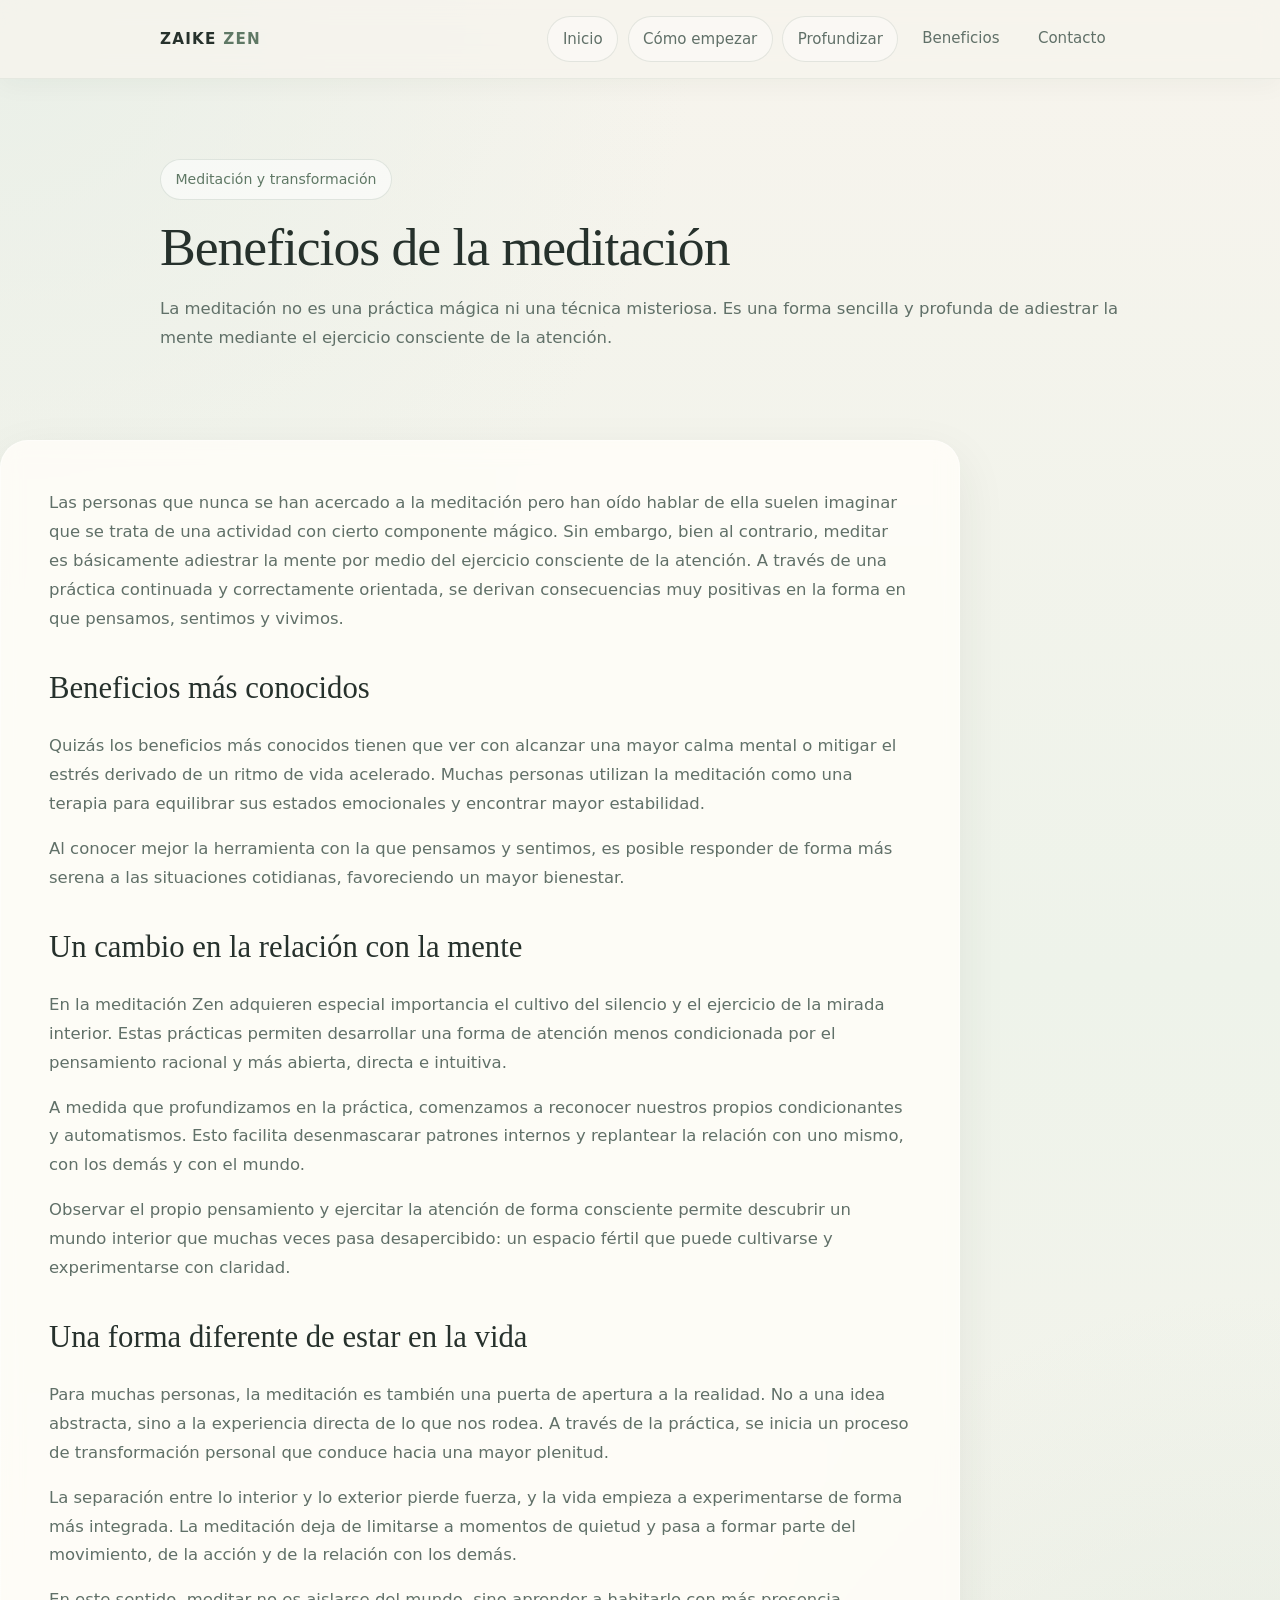
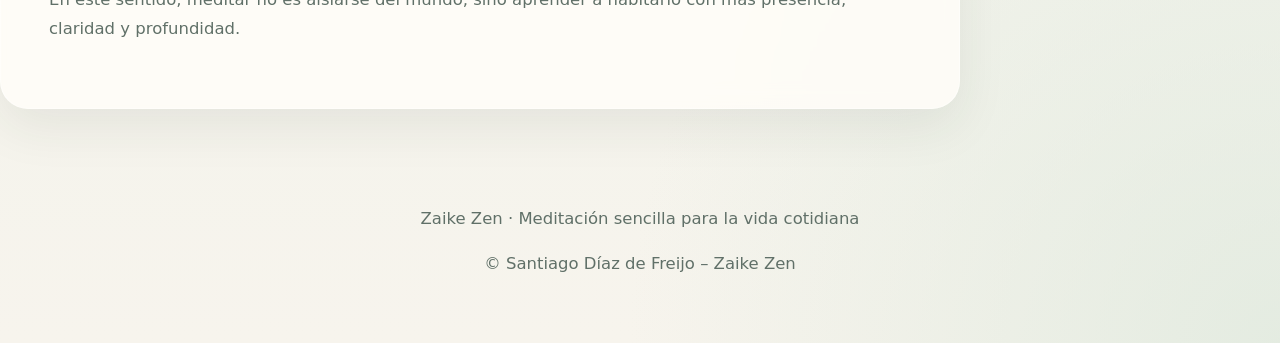
<file: beneficios-meditacion.html>
<!DOCTYPE html>
<html lang="es">
<head>
  <meta charset="UTF-8" />
  <meta name="viewport" content="width=device-width, initial-scale=1.0" />

  <title>Beneficios de la meditación | Zaike Zen</title>
  <meta name="description" content="Beneficios de la meditación: calma mental, reducción del estrés, atención consciente y transformación de la relación con la mente y la vida cotidiana." />
  <link rel="canonical" href="https://santifreijo.github.io/zaike-zen/beneficios-meditacion.html" />

  <script data-goatcounter="https://zaikezen.goatcounter.com/count"
          async src="//gc.zgo.at/count.js"></script>

  <style>
    :root {
      --surface: rgba(255, 253, 248, 0.86);
      --text: #26312c;
      --muted: #607068;
      --accent: #7e9a84;
      --accent-dark: #5f7865;
      --line: rgba(120,144,126,0.2);
      --shadow: 0 18px 50px rgba(38,49,44,0.08);
      --max: 960px;
    }

    * { box-sizing: border-box; margin: 0; padding: 0; }

    body {
      font-family: Inter, system-ui, -apple-system, BlinkMacSystemFont, "Segoe UI", sans-serif;
      color: var(--text);
      line-height: 1.75;
      background:
        radial-gradient(circle at top left, rgba(232,239,231,0.9), transparent 30%),
        radial-gradient(circle at bottom right, rgba(220,232,220,0.7), transparent 28%),
        linear-gradient(180deg, #f7f4ed 0%, #eef3ea 50%, #f7f4ed 100%);
      min-height: 100vh;
    }

    a { color: inherit; text-decoration: none; }
    .container { width: min(92%, var(--max)); margin: 0 auto; }

    .topbar {
      position: sticky;
      top: 0;
      z-index: 20;
      backdrop-filter: blur(14px);
      background: rgba(247,244,237,0.78);
      border-bottom: 1px solid rgba(126,154,132,0.12);
      box-shadow: 0 6px 24px rgba(38,49,44,0.04);
    }

    .nav {
      display: flex;
      align-items: center;
      justify-content: space-between;
      padding: 1rem 0;
      gap: 1rem;
    }

    .brand {
      font-weight: 700;
      letter-spacing: 0.08em;
      text-transform: uppercase;
      font-size: 0.95rem;
    }

    .brand span { color: var(--accent-dark); }

    .nav-links {
      display: flex;
      gap: 0.6rem;
      flex-wrap: wrap;
    }

    .nav-links a {
      color: var(--muted);
      font-size: 0.94rem;
      padding: 0.55rem 0.9rem;
      border-radius: 999px;
    }

    .nav-links a:hover {
      color: var(--accent-dark);
      background: rgba(255,255,255,0.55);
    }

    .nav-dropdown {
      position: relative;
      display: inline-block;
    }

    .nav-dropdown summary {
      cursor: pointer;
      padding: 0.55rem 0.9rem;
      border-radius: 999px;
      background: rgba(255,255,255,0.35);
      border: 1px solid rgba(120,140,125,0.18);
      color: var(--muted);
      font-size: 0.94rem;
      transition: all 0.2s ease;
      list-style: none;
    }

    .nav-dropdown summary:hover {
      color: var(--accent-dark);
      background: rgba(255,255,255,0.85);
      border-color: rgba(93,122,100,0.35);
      box-shadow: 0 6px 18px rgba(40,60,45,0.08);
      transform: translateY(-1px);
    }

    .nav-dropdown ul {
      list-style: none;
      margin: 0;
      padding: 0;
      position: absolute;
      top: 100%;
      left: 0;
      background: rgba(255,255,255,0.9);
      border: 1px solid rgba(120,144,126,0.2);
      border-radius: 12px;
      box-shadow: 0 10px 24px rgba(38, 49, 44, 0.05);
      min-width: 200px;
      z-index: 10;
      display: none;
    }

    .nav-dropdown[open] ul {
      display: block;
    }

    .nav-dropdown li {
      border-bottom: 1px solid rgba(120,144,126,0.1);
    }

    .nav-dropdown li:last-child {
      border-bottom: none;
    }

    .nav-dropdown a {
      display: block;
      padding: 0.75rem 1rem;
      color: var(--muted);
      text-decoration: none;
      transition: background 0.2s ease;
    }

    .nav-dropdown a:hover {
      background: rgba(126,154,132,0.1);
      color: var(--accent-dark);
    }

    .hero { padding: 5rem 0 3rem; }

    .eyebrow {
      display: inline-block;
      padding: 0.45rem 0.9rem;
      border: 1px solid var(--line);
      border-radius: 999px;
      font-size: 0.88rem;
      color: var(--accent-dark);
      background: rgba(255,255,255,0.55);
      margin-bottom: 1.1rem;
    }

    h1 {
      font-size: clamp(2.4rem, 4.2vw, 4.6rem);
      line-height: 1.08;
      margin-bottom: 1.2rem;
      font-family: Georgia, "Times New Roman", serif;
      font-weight: 500;
      letter-spacing: -0.02em;
    }

    h2 {
      font-size: clamp(1.6rem, 2.4vw, 2.3rem);
      margin: 1.8rem 0 1rem;
      font-family: Georgia, "Times New Roman", serif;
      font-weight: 500;
    }

    p {
      margin-bottom: 1rem;
      color: var(--muted);
      font-size: 1.03rem;
    }

    .article-card {
      background: var(--surface);
      border: 1px solid rgba(255,255,255,0.45);
      border-radius: 28px;
      box-shadow: var(--shadow);
      backdrop-filter: blur(10px);
      padding: clamp(1.5rem, 4vw, 3rem);
      margin: 1.5rem 0 4rem;
    }

    .footer {
      padding: 2rem 0 3rem;
      color: var(--muted);
      text-align: center;
      font-size: 0.95rem;
    }

    @media (max-width: 640px) {
      .nav { flex-direction: column; align-items: flex-start; }
      h1 { font-size: 2.3rem; }

      .nav-dropdown ul {
        position: static;
        width: 100%;
        min-width: none;
      }
    }
  </style>
</head>

<body>
  <header class="topbar">
    <div class="container nav">
      <a href="index.html" class="brand">Zaike <span>Zen</span></a>
      <nav class="nav-links">
        <details class="nav-dropdown">
          <summary>Inicio</summary>
          <ul>
            <li><a href="index.html#inicio">Inicio</a></li>
            <li><a href="index.html#que-es-meditar">Qué es meditar</a></li>
            <li><a href="index.html#zen">Qué es Zaike Zen</a></li>
          </ul>
        </details>
        
        <details class="nav-dropdown">
          <summary>Cómo empezar</summary>
          <ul>
            <li><a href="index.html#rutina-sugerida">Rutina sugerida</a></li>
            <li><a href="como-empezar-a-meditar.html">Empezar desde cero</a></li>
            <li><a href="cuanto-tiempo-meditar-al-dia.html">Cuánto tiempo meditar</a></li>
            <li><a href="index.html#meditaciones">Consignas básicas</a></li>
            <li><a href="index.html#postura-sentada">Postura sentada</a></li>
            <li><a href="index.html#respiracion-tanden">Respiración Tanden</a></li>
            <li><a href="index.html#atencion">Atención</a></li>
          </ul>
        </details>
        
        <details class="nav-dropdown">
          <summary>Profundizar</summary>
          <ul>
            <li><a href="index.html#textos">Impermanencia y realidad</a></li>
            <li><a href="index.html#textos">Vacuidad y no dualidad</a></li>
            <li><a href="index.html#textos">Patrones y transformación</a></li>
            <li><a href="index.html#textos">Compasión y acción</a></li>
          </ul>
        </details>
        
        <a href="beneficios-meditacion.html">Beneficios</a>
        <a href="index.html#contacto">Contacto</a>
      </nav>
    </div>
  </header>

  <main>
    <section class="hero">
      <div class="container">
        <div class="eyebrow">Meditación y transformación</div>
        <h1>Beneficios de la meditación</h1>
        <p>
          La meditación no es una práctica mágica ni una técnica misteriosa. Es una forma sencilla y profunda de adiestrar la mente mediante el ejercicio consciente de la atención.
        </p>
      </div>
    </section>
    <article class="container article-card">
      <p>
        Las personas que nunca se han acercado a la meditación pero han oído hablar de ella suelen imaginar que se trata de una actividad con cierto componente mágico. Sin embargo, bien al contrario, meditar es básicamente adiestrar la mente por medio del ejercicio consciente de la atención. A través de una práctica continuada y correctamente orientada, se derivan consecuencias muy positivas en la forma en que pensamos, sentimos y vivimos.
      </p>

      <h2>Beneficios más conocidos</h2>

      <p>
        Quizás los beneficios más conocidos tienen que ver con alcanzar una mayor calma mental o mitigar el estrés derivado de un ritmo de vida acelerado. Muchas personas utilizan la meditación como una terapia para equilibrar sus estados emocionales y encontrar mayor estabilidad.
      </p>

      <p>
        Al conocer mejor la herramienta con la que pensamos y sentimos, es posible responder de forma más serena a las situaciones cotidianas, favoreciendo un mayor bienestar.
      </p>

      <h2>Un cambio en la relación con la mente</h2>

      <p>
        En la meditación Zen adquieren especial importancia el cultivo del silencio y el ejercicio de la mirada interior. Estas prácticas permiten desarrollar una forma de atención menos condicionada por el pensamiento racional y más abierta, directa e intuitiva.
      </p>

      <p>
        A medida que profundizamos en la práctica, comenzamos a reconocer nuestros propios condicionantes y automatismos. Esto facilita desenmascarar patrones internos y replantear la relación con uno mismo, con los demás y con el mundo.
      </p>

      <p>
        Observar el propio pensamiento y ejercitar la atención de forma consciente permite descubrir un mundo interior que muchas veces pasa desapercibido: un espacio fértil que puede cultivarse y experimentarse con claridad.
      </p>

      <h2>Una forma diferente de estar en la vida</h2>

      <p>
        Para muchas personas, la meditación es también una puerta de apertura a la realidad. No a una idea abstracta, sino a la experiencia directa de lo que nos rodea. A través de la práctica, se inicia un proceso de transformación personal que conduce hacia una mayor plenitud.
      </p>

      <p>
        La separación entre lo interior y lo exterior pierde fuerza, y la vida empieza a experimentarse de forma más integrada. La meditación deja de limitarse a momentos de quietud y pasa a formar parte del movimiento, de la acción y de la relación con los demás.
      </p>

      <p>
        En este sentido, meditar no es aislarse del mundo, sino aprender a habitarlo con más presencia, claridad y profundidad.
      </p>
    </article>
  </main>

  <footer class="footer">
    <div class="container">
      <p>Zaike Zen · Meditación sencilla para la vida cotidiana</p>
      <p>© Santiago Díaz de Freijo – Zaike Zen</p>
    </div>
  </footer>
</body>
</html>
</file>
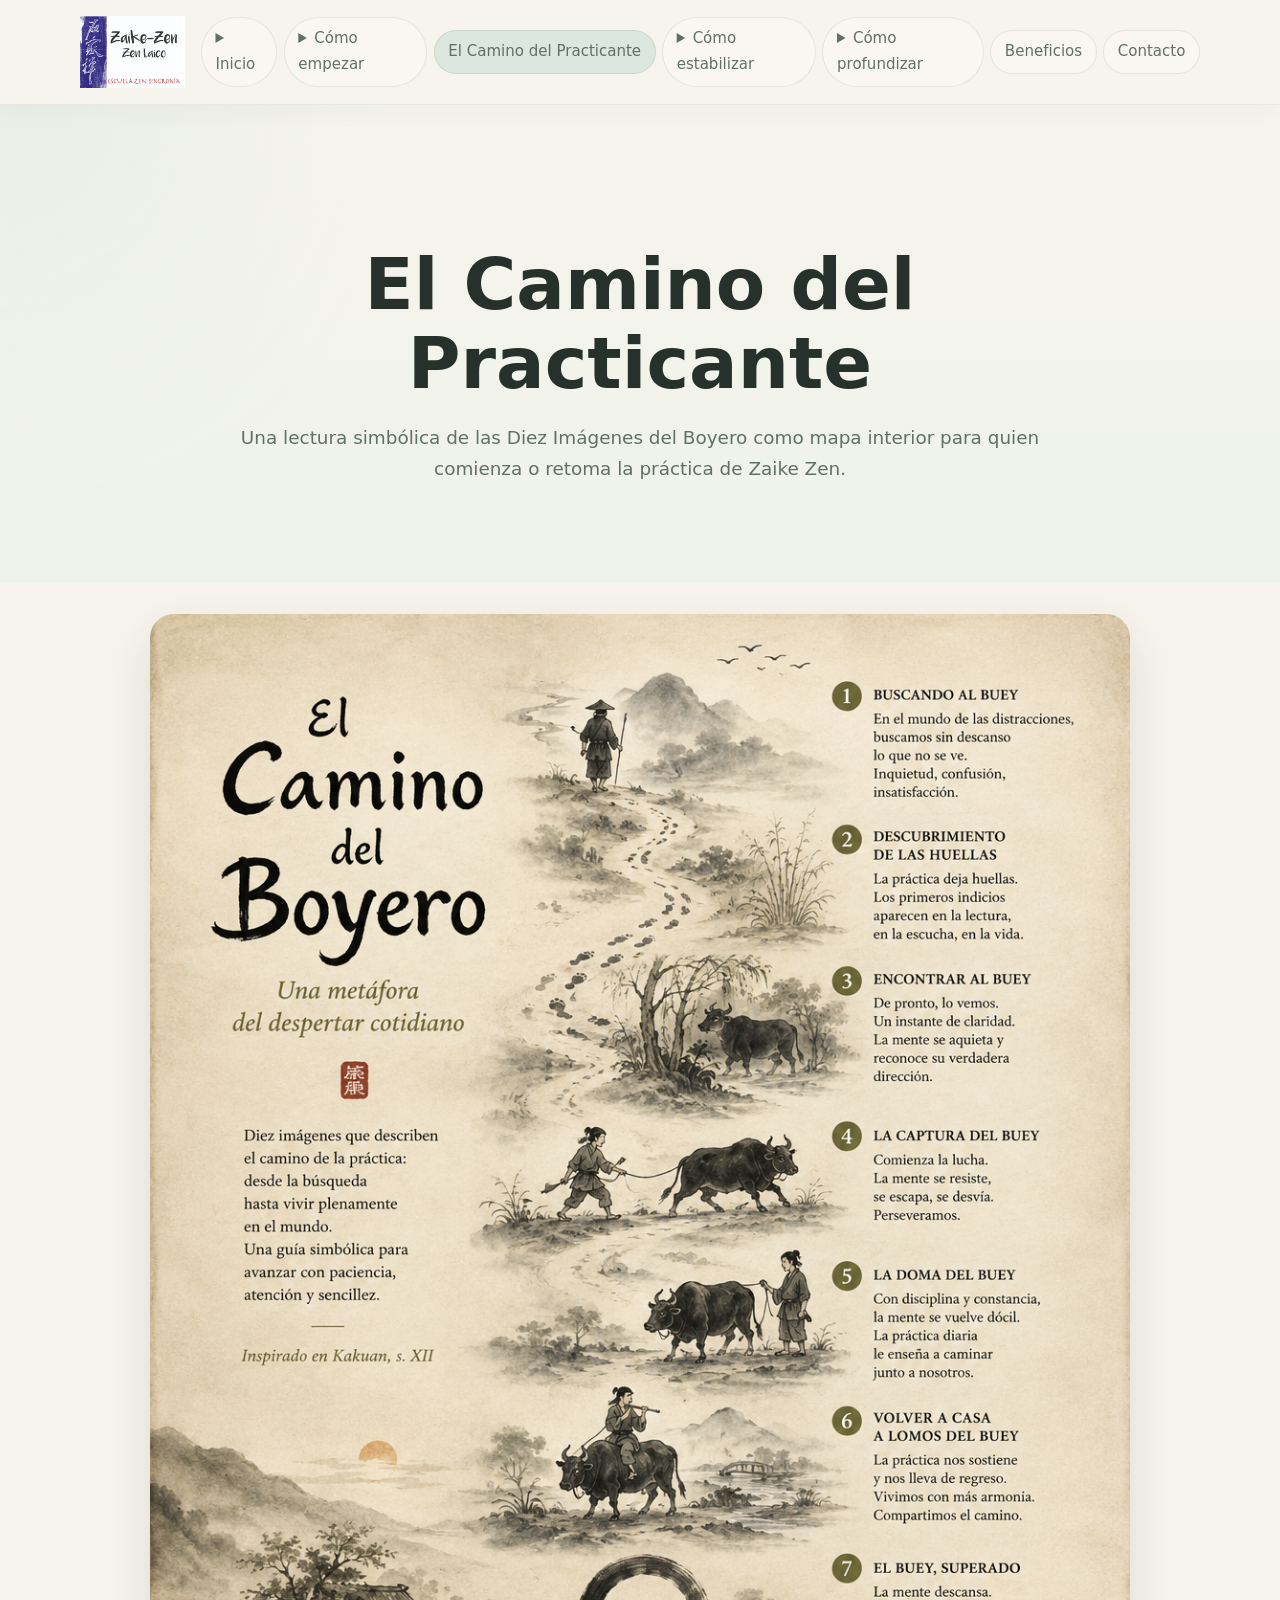
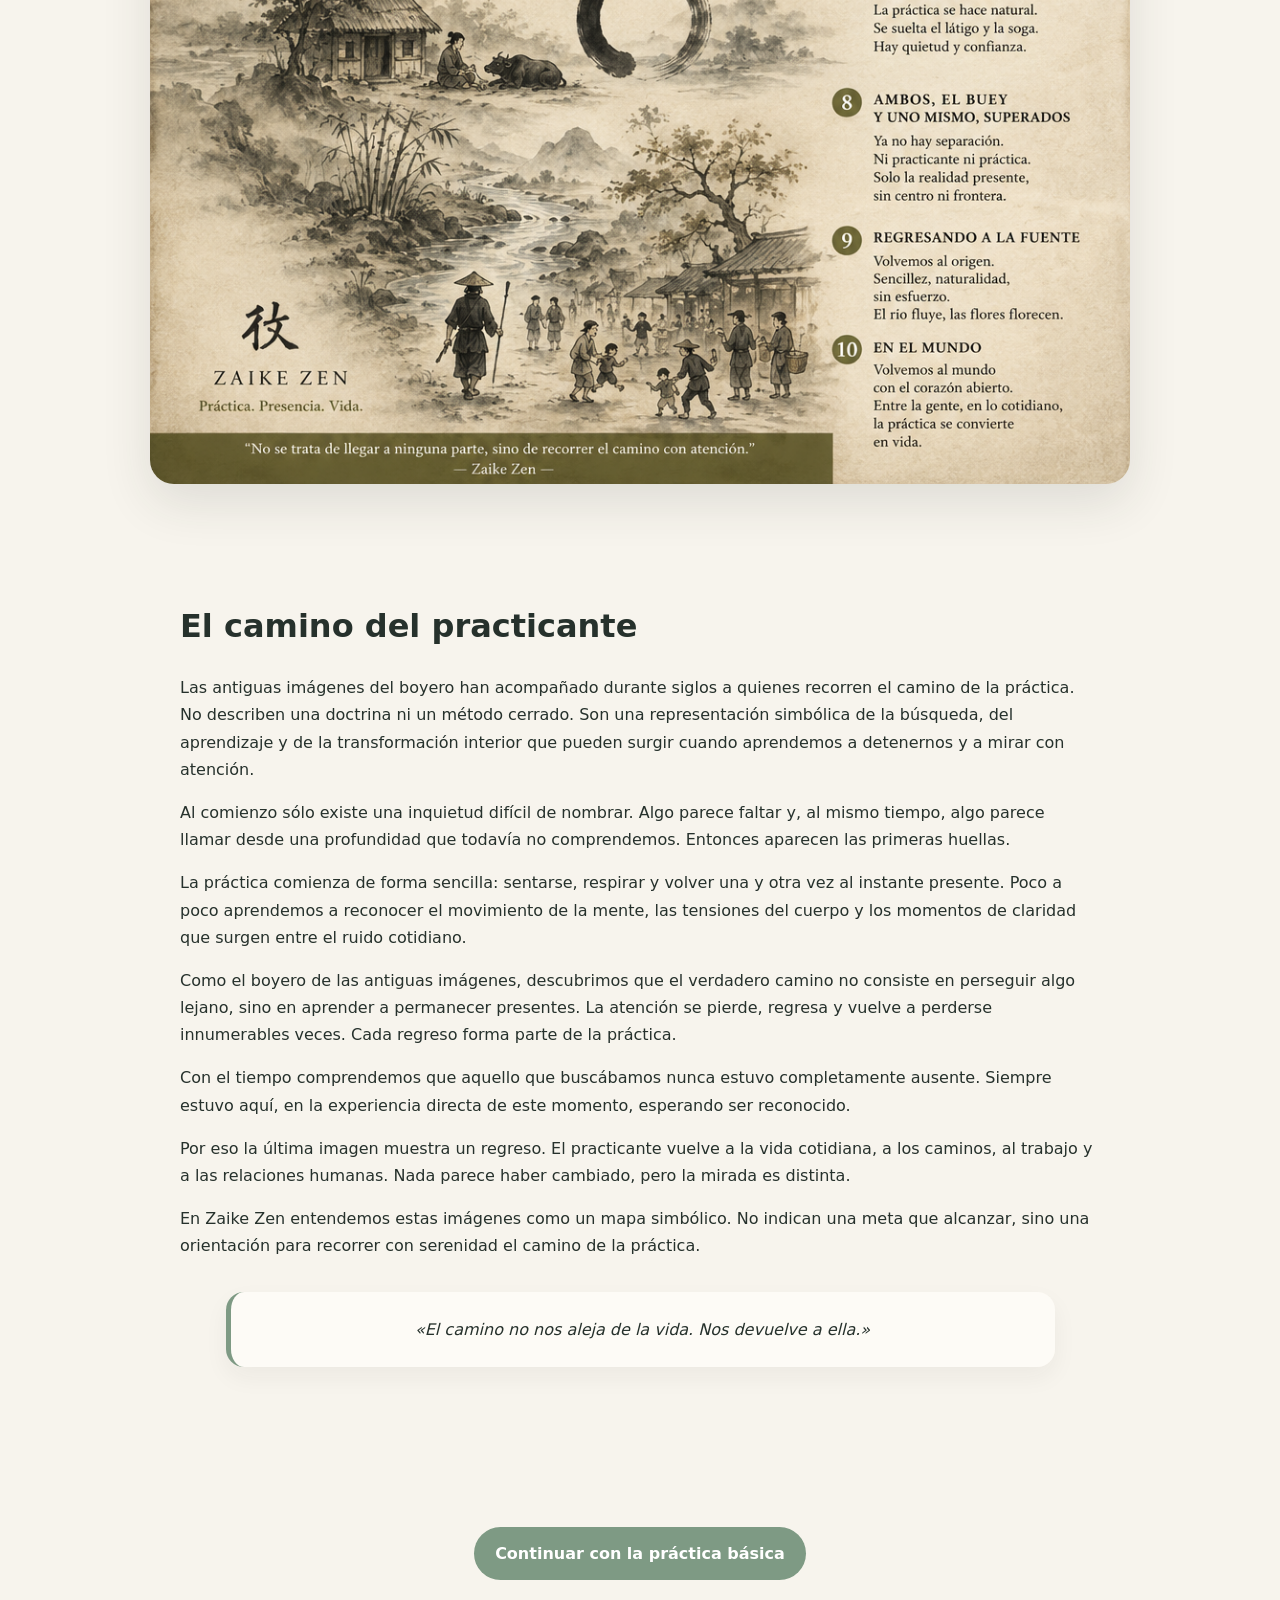
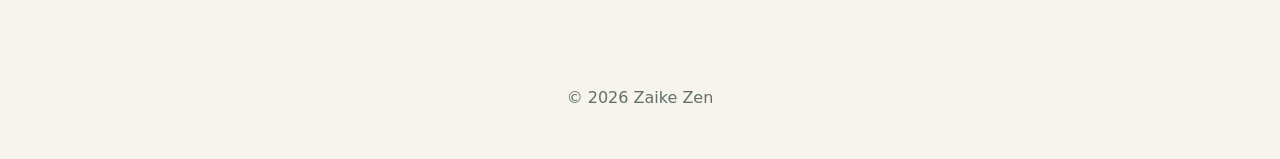
<file: camino-del-practicante.html>
<!<!DOCTYPE html>
<html lang="es">
<head>
  <meta charset="UTF-8">
  <meta name="viewport" content="width=device-width, initial-scale=1.0">

  <title>El Camino del Practicante | Zaike Zen</title>
  <meta name="description" content="Las Diez Imágenes del Boyero interpretadas desde Zaike Zen como mapa simbólico del camino de la práctica.">

  <link rel="canonical" href="https://zaikezen.es/camino-del-practicante.html">
  <link rel="stylesheet" href="style.css">
  <style>
    .container { width: min(92%, 1120px); margin: 0 auto; }

    .topbar {
      position: sticky;
      top: 0;
      z-index: 20;
      backdrop-filter: blur(14px);
      background: rgba(247, 244, 237, 0.72);
      border-bottom: 1px solid rgba(126, 154, 132, 0.12);
      box-shadow: 0 6px 24px rgba(38, 49, 44, 0.04);
    }

    .nav { display: flex; align-items: center; justify-content: space-between; padding: 1rem 0; gap: 1rem; }

    .brand {
      font-weight: 800;
      letter-spacing: 0.08em;
      text-transform: uppercase;
      color: #26312c;
    }

    .brand span { color: #5f7865; }

    .nav-links {
      display: flex;
      gap: 0.4rem;
      align-items: center;
    }

    .nav-links a.active {
      background-color: #dbe7df;
      font-weight: 500;
    }

    .nav-dropdown summary.active {
      background-color: #dbe7df;
      font-weight: 500;
    }

    .nav-links a {
      color: #607068;
      font-size: 0.94rem;
      padding: 0.5rem 0.85rem;
      border-radius: 999px;
      text-decoration: none;
      white-space: nowrap;
      transition: all 0.25s ease;
      background: rgba(255,255,255,0.35);
      border: 1px solid rgba(120,140,125,0.18);
    }

    .nav-links a:hover {
      color: #5f7865;
      background: rgba(255,255,255,0.85);
      border-color: rgba(93,122,100,0.35);
      box-shadow: 0 6px 18px rgba(40,60,45,0.08);
      transform: translateY(-1px);
    }

    .nav-links a:active {
      transform: scale(0.97);
    }

    .nav-dropdown {
      position: relative;
      display: inline-block;
    }

    .nav-dropdown summary {
      cursor: pointer;
      padding: 0.5rem 0.85rem;
      border-radius: 999px;
      background: rgba(255,255,255,0.35);
      border: 1px solid rgba(120,140,125,0.18);
      color: #607068;
      font-size: 0.94rem;
      transition: all 0.25s ease;
    }

    .nav-dropdown summary:hover {
      color: #5f7865;
      background: rgba(255,255,255,0.85);
      border-color: rgba(93,122,100,0.35);
      box-shadow: 0 6px 18px rgba(40,60,45,0.08);
      transform: translateY(-1px);
    }

    .nav-dropdown ul {
      list-style: none;
      margin: 0;
      padding: 0;
      position: absolute;
      top: 100%;
      left: 0;
      background: rgba(255,255,255,0.9);
      border: 1px solid rgba(120,144,126,0.2);
      border-radius: 12px;
      box-shadow: 0 10px 30px rgba(38,49,44,0.08);
      min-width: 200px;
      z-index: 10;
      display: none;
    }

    .nav-dropdown[open] ul {
      display: block;
    }

    .nav-dropdown li {
      border-bottom: 1px solid rgba(120,144,126,0.1);
    }

    .nav-dropdown li:last-child {
      border-bottom: none;
    }

    .nav-dropdown a {
      display: block;
      padding: 0.75rem 1rem;
      color: #607068;
      text-decoration: none;
      transition: background 0.2s ease;
    }

    .nav-dropdown a:hover {
      background: rgba(126,154,132,0.1);
      color: #5f7865;
    }

    .mobile-menu-toggle,
    .mobile-menu-panel {
      display: none;
    }

    .mobile-menu-toggle {
      align-items: center;
      justify-content: center;
      padding: 0.55rem 0.9rem;
      border-radius: 999px;
      border: 1px solid rgba(120,140,125,0.18);
      background: rgba(255,255,255,0.55);
      color: #607068;
      font: inherit;
      font-size: 0.94rem;
      cursor: pointer;
      box-shadow: 0 10px 30px rgba(38,49,44,0.08);
    }

    .mobile-menu-panel {
      width: 100%;
      gap: 1rem;
      padding: 1rem;
      border: 1px solid rgba(120,144,126,0.2);
      border-radius: 18px;
      background: rgba(255,255,255,0.82);
      box-shadow: 0 10px 30px rgba(38,49,44,0.08);
    }

    .mobile-menu-group {
      display: grid;
      gap: 0.35rem;
    }

    .mobile-menu-group p {
      color: #5f7865;
      font-size: 0.86rem;
      font-weight: 700;
      margin-bottom: 0.1rem;
    }

    .mobile-menu-panel a {
      color: #607068;
      padding: 0.55rem 0;
      border-bottom: 1px solid rgba(120,144,126,0.12);
    }

    .mobile-menu-panel a.active {
      background-color: #dbe7df;
      font-weight: 500;
    }

    .mobile-menu-panel a:last-child {
      border-bottom: 0;
    }

    .brand-logo {
      display: flex;
      align-items: center;
      text-decoration: none;
    }

    .header-logo {
      height: 72px;
      width: auto;
      display: block;
      object-fit: contain;
    }

    @media (max-width: 640px) {
      .nav {
        width: min(92%, 1120px);
        display: grid;
        grid-template-columns: 1fr auto;
        align-items: center;
      }

      .brand-logo {
        grid-column: 1;
      }

      .nav-links {
        display: none;
      }

      .mobile-menu-toggle {
        display: inline-flex;
        grid-column: 2;
        justify-self: end;
        min-height: 42px;
        padding: 0.55rem 1rem;
        background: rgba(255,255,255,0.72);
        border-color: rgba(120,144,126,0.24);
        color: #5f7865;
        font-weight: 700;
      }

      .mobile-menu-panel.is-open {
        display: grid;
      }

      .mobile-menu-panel {
        grid-column: 1 / -1;
        margin-top: 0.75rem;
        padding: 1.1rem;
        gap: 1.15rem;
        border-radius: 22px;
        background: rgba(255,253,248,0.92);
        border: 1px solid rgba(120,144,126,0.18);
        box-shadow: 0 18px 44px rgba(38,49,44,0.1);
        backdrop-filter: blur(12px);
      }

      .mobile-menu-group {
        gap: 0.2rem;
        padding-bottom: 0.85rem;
        border-bottom: 1px solid rgba(120,144,126,0.12);
      }

      .mobile-menu-group:last-child {
        padding-bottom: 0;
        border-bottom: 0;
      }

      .mobile-menu-group p {
        margin-bottom: 0.35rem;
        font-size: 0.78rem;
        letter-spacing: 0.08em;
        text-transform: uppercase;
        color: rgba(95,120,101,0.9);
      }

      .mobile-menu-panel a {
        padding: 0.62rem 0.2rem;
        border-bottom: 0;
        color: #2f3a34;
        line-height: 1.35;
      }

      .mobile-menu-panel a:active {
        color: #5f7865;
        transform: scale(0.99);
      }

      .nav-dropdown ul {
        position: static;
        width: 100%;
        min-width: none;
      }

      .header-logo {
        height: 58px;
      }
    }
  </style>
</head>

<body>

<header class="topbar">
  <div class="container nav">
    <a href="index.html#inicio" class="brand brand-logo" aria-label="Zaike Zen">
      <img src="Imagen-zaike-zen.jpg"
           alt="Zaike Zen - Zen laico"
           class="header-logo">
    </a>
    <nav class="nav-links">
      <details class="nav-dropdown">
        <summary>Inicio</summary>
        <ul>
          <li><a href="index.html#inicio">Inicio</a></li>
          <li><a href="index.html#que-es-meditar">Qué es meditar</a></li>
          <li><a href="index.html#zen">Qué es Zaike Zen</a></li>
        </ul>
      </details>

      <details class="nav-dropdown">
        <summary>Cómo empezar</summary>
        <ul>
          <li><a href="index.html#rutina-sugerida">Rutina sugerida</a></li>
          <li><a href="como-empezar-a-meditar.html">Empezar desde cero</a></li>
          <li><a href="cuanto-tiempo-meditar-al-dia.html">Cuánto tiempo meditar</a></li>
          <li><a href="index.html#meditaciones">Consignas básicas</a></li>
          <li><a href="index.html#postura-sentada">Postura sentada</a></li>
          <li><a href="index.html#respiracion-tanden">Respiración Tanden</a></li>
          <li><a href="index.html#atencion">Atención</a></li>
        </ul>
      </details>

      <a href="camino-del-practicante.html" class="active">El Camino del Practicante</a>
      <details class="nav-dropdown">
        <summary>Cómo estabilizar</summary>
        <ul>
          <li><a href="como-estabilizar.html">Visión general</a></li>
          <li><a href="automasaje.html">Automasaje</a></li>
          <li><a href="meditacion-movimiento.html">Meditación en movimiento</a></li>
          <li><a href="hogenchaku.html">Hogenchaku</a></li>
          <li><a href="nanso.html">Nanso</a></li>
          <li><a href="susokukan.html">Susokukan</a></li>
          <li><a href="respiraciones.html">Respiraciones básicas</a></li>
        </ul>
      </details>
      <details class="nav-dropdown">
        <summary>Cómo profundizar</summary>
        <ul>
          <li><a href="index.html#textos">Impermanencia y realidad</a></li>
          <li><a href="index.html#textos">Vacuidad y no dualidad</a></li>
          <li><a href="index.html#textos">Patrones y transformación</a></li>
          <li><a href="index.html#textos">Compasión y acción</a></li>
        </ul>
      </details>

      <a href="beneficios-meditacion.html">Beneficios</a>
      <a href="index.html#contacto">Contacto</a>
    </nav>
    <button class="mobile-menu-toggle" type="button" aria-expanded="false" aria-controls="mobile-menu-panel">Menú</button>
    <nav class="mobile-menu-panel" id="mobile-menu-panel" aria-label="Menú móvil">
      <div class="mobile-menu-group">
        <p>Inicio</p>
        <a href="index.html#inicio">Inicio</a>
        <a href="index.html#que-es-meditar">Qué es meditar</a>
        <a href="index.html#zen">Qué es Zaike Zen</a>
      </div>

      <div class="mobile-menu-group">
        <p>Cómo empezar</p>
        <a href="index.html#rutina-sugerida">Rutina sugerida</a>
        <a href="como-empezar-a-meditar.html">Empezar desde cero</a>
        <a href="cuanto-tiempo-meditar-al-dia.html">Cuánto tiempo meditar</a>
        <a href="index.html#meditaciones">Consignas básicas</a>
        <a href="index.html#postura-sentada">Postura sentada</a>
        <a href="index.html#respiracion-tanden">Respiración Tanden</a>
        <a href="index.html#atencion">Atención</a>
      </div>
      <a href="camino-del-practicante.html" class="active">El Camino del Practicante</a>

      <div class="mobile-menu-group">
        <p>Cómo estabilizar</p>
        <a href="como-estabilizar.html">Visión general</a>
        <a href="automasaje.html">Automasaje</a>
        <a href="meditacion-movimiento.html">Meditación en movimiento</a>
        <a href="hogenchaku.html">Hogenchaku</a>
        <a href="nanso.html">Nanso</a>
        <a href="susokukan.html">Susokukan</a>
        <a href="respiraciones.html">Respiraciones básicas</a>
      </div>

      <div class="mobile-menu-group">
        <p>Profundizar</p>
        <a href="index.html#textos">Impermanencia y realidad</a>
        <a href="index.html#textos">Vacuidad y no dualidad</a>
        <a href="index.html#textos">Patrones y transformación</a>
        <a href="index.html#textos">Compasión y acción</a>
      </div>

      <div class="mobile-menu-group">
        <a href="beneficios-meditacion.html">Beneficios</a>
        <a href="index.html#contacto">Contacto</a>
      </div>
    </nav>
  </div>
</header>

<main>

  <section class="hero camino-hero">
    <div class="hero-content">
      <h1>El Camino del Practicante</h1>
      <p>
        Una lectura simbólica de las Diez Imágenes del Boyero como mapa interior
        para quien comienza o retoma la práctica de Zaike Zen.
      </p>
    </div>
  </section>

  <section class="section cartel-section">
    <figure class="cartel-boyero">
      <img src="cartel-camino-del-boyero.jpg"
           alt="Cartel El Camino del Boyero, una metáfora del despertar cotidiano">
    </figure>
  </section>

  <section class="section camino-texto">
    <h2>El camino del practicante</h2>

    <p>
      Las antiguas imágenes del boyero han acompañado durante siglos a quienes recorren
      el camino de la práctica. No describen una doctrina ni un método cerrado.
      Son una representación simbólica de la búsqueda, del aprendizaje y de la transformación
      interior que pueden surgir cuando aprendemos a detenernos y a mirar con atención.
    </p>

    <p>
      Al comienzo sólo existe una inquietud difícil de nombrar. Algo parece faltar y,
      al mismo tiempo, algo parece llamar desde una profundidad que todavía no comprendemos.
      Entonces aparecen las primeras huellas.
    </p>

    <p>
      La práctica comienza de forma sencilla: sentarse, respirar y volver una y otra vez
      al instante presente. Poco a poco aprendemos a reconocer el movimiento de la mente,
      las tensiones del cuerpo y los momentos de claridad que surgen entre el ruido cotidiano.
    </p>

    <p>
      Como el boyero de las antiguas imágenes, descubrimos que el verdadero camino no consiste
      en perseguir algo lejano, sino en aprender a permanecer presentes. La atención se pierde,
      regresa y vuelve a perderse innumerables veces. Cada regreso forma parte de la práctica.
    </p>

    <p>
      Con el tiempo comprendemos que aquello que buscábamos nunca estuvo completamente ausente.
      Siempre estuvo aquí, en la experiencia directa de este momento, esperando ser reconocido.
    </p>

    <p>
      Por eso la última imagen muestra un regreso. El practicante vuelve a la vida cotidiana,
      a los caminos, al trabajo y a las relaciones humanas. Nada parece haber cambiado,
      pero la mirada es distinta.
    </p>

    <p>
      En Zaike Zen entendemos estas imágenes como un mapa simbólico. No indican una meta que
      alcanzar, sino una orientación para recorrer con serenidad el camino de la práctica.
    </p>

    <blockquote>
      «El camino no nos aleja de la vida. Nos devuelve a ella.»
    </blockquote>
  </section>

  <section class="section cta-section">
    <a class="button" href="index.html#rutina-sugerida">
      Continuar con la práctica básica
    </a>
  </section>

</main>

<footer>
  <p>&copy; 2026 Zaike Zen</p>
</footer>

<script>
  const mobileMenuToggle = document.querySelector('.mobile-menu-toggle');
  const mobileMenuPanel = document.querySelector('.mobile-menu-panel');

  const closeMobileMenu = () => {
    if (!mobileMenuToggle || !mobileMenuPanel) return;
    mobileMenuPanel.classList.remove('is-open');
    mobileMenuToggle.setAttribute('aria-expanded', 'false');
  };

  if (mobileMenuToggle && mobileMenuPanel) {
    mobileMenuToggle.addEventListener('click', () => {
      const isOpen = mobileMenuPanel.classList.toggle('is-open');
      mobileMenuToggle.setAttribute('aria-expanded', String(isOpen));
    });

    mobileMenuPanel.querySelectorAll('a').forEach(link => {
      link.addEventListener('click', closeMobileMenu);
    });
  }
</script>

</body>
</html>
</file>
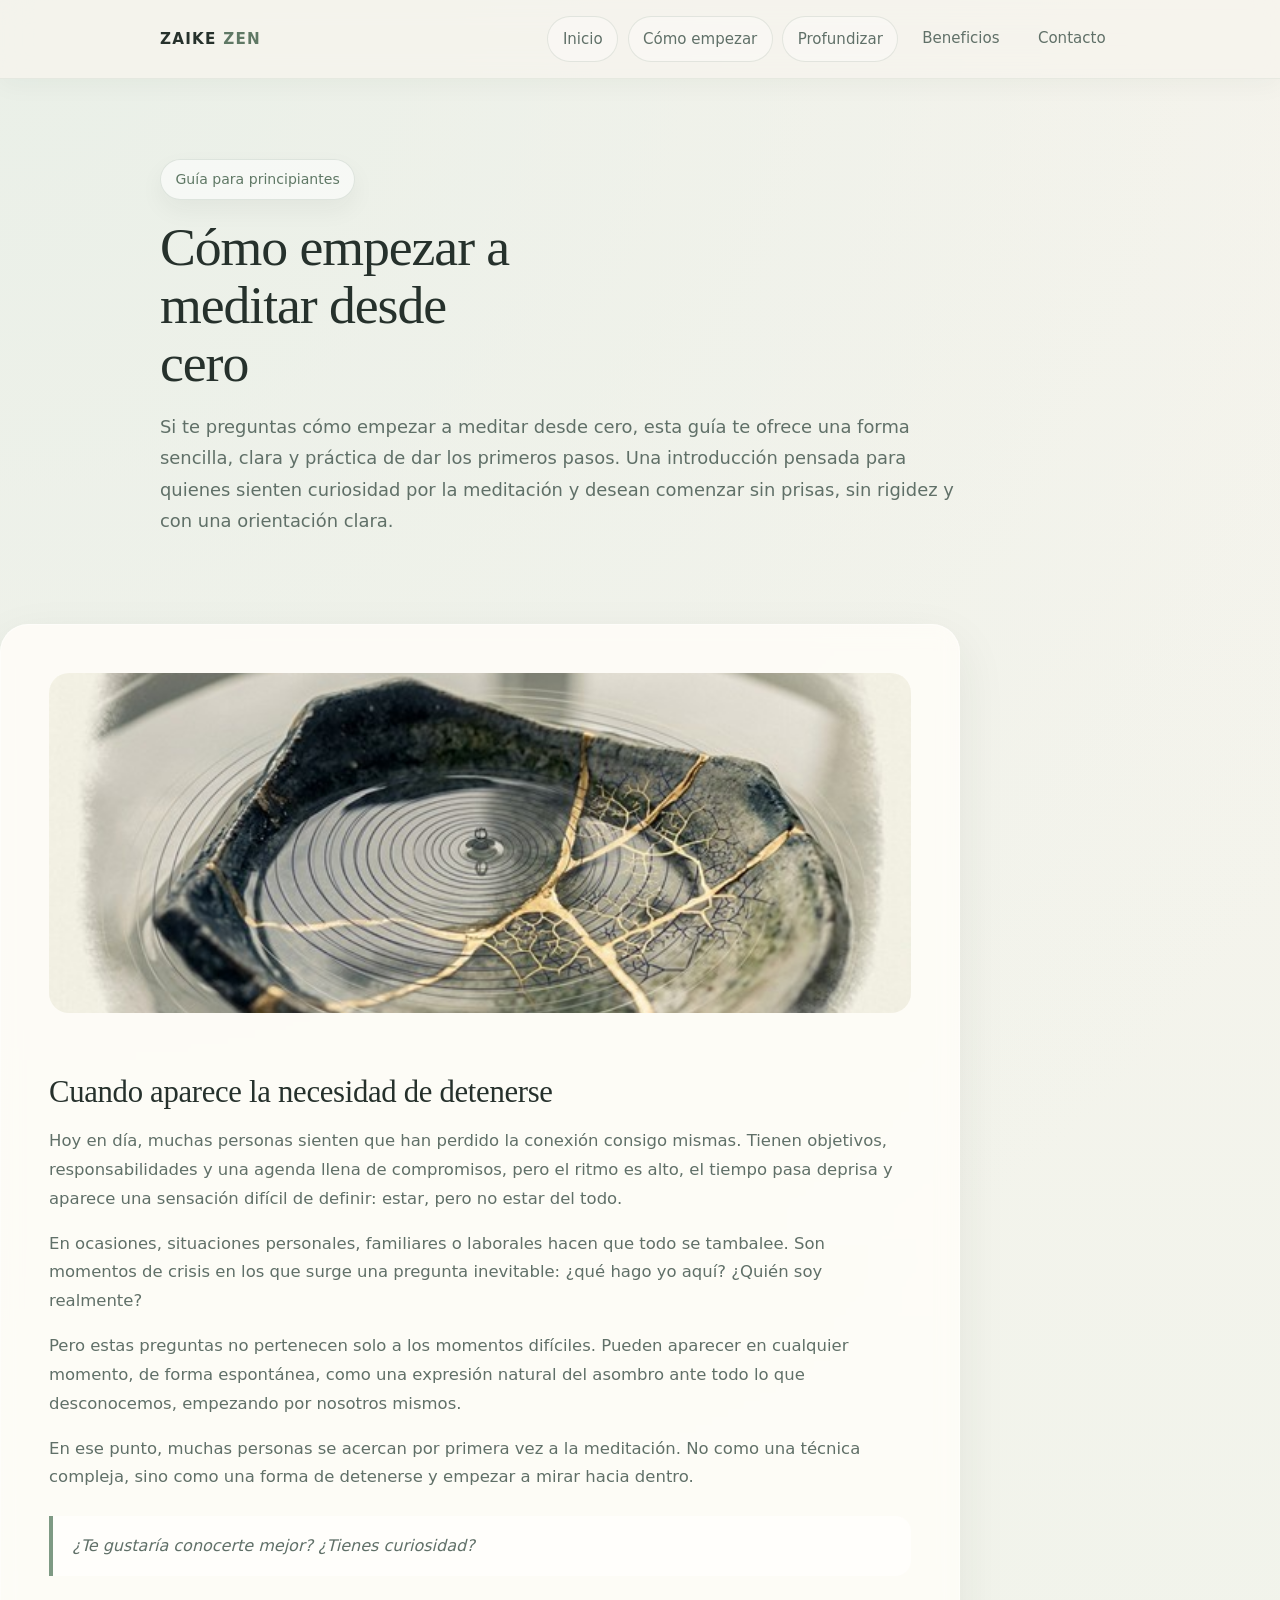
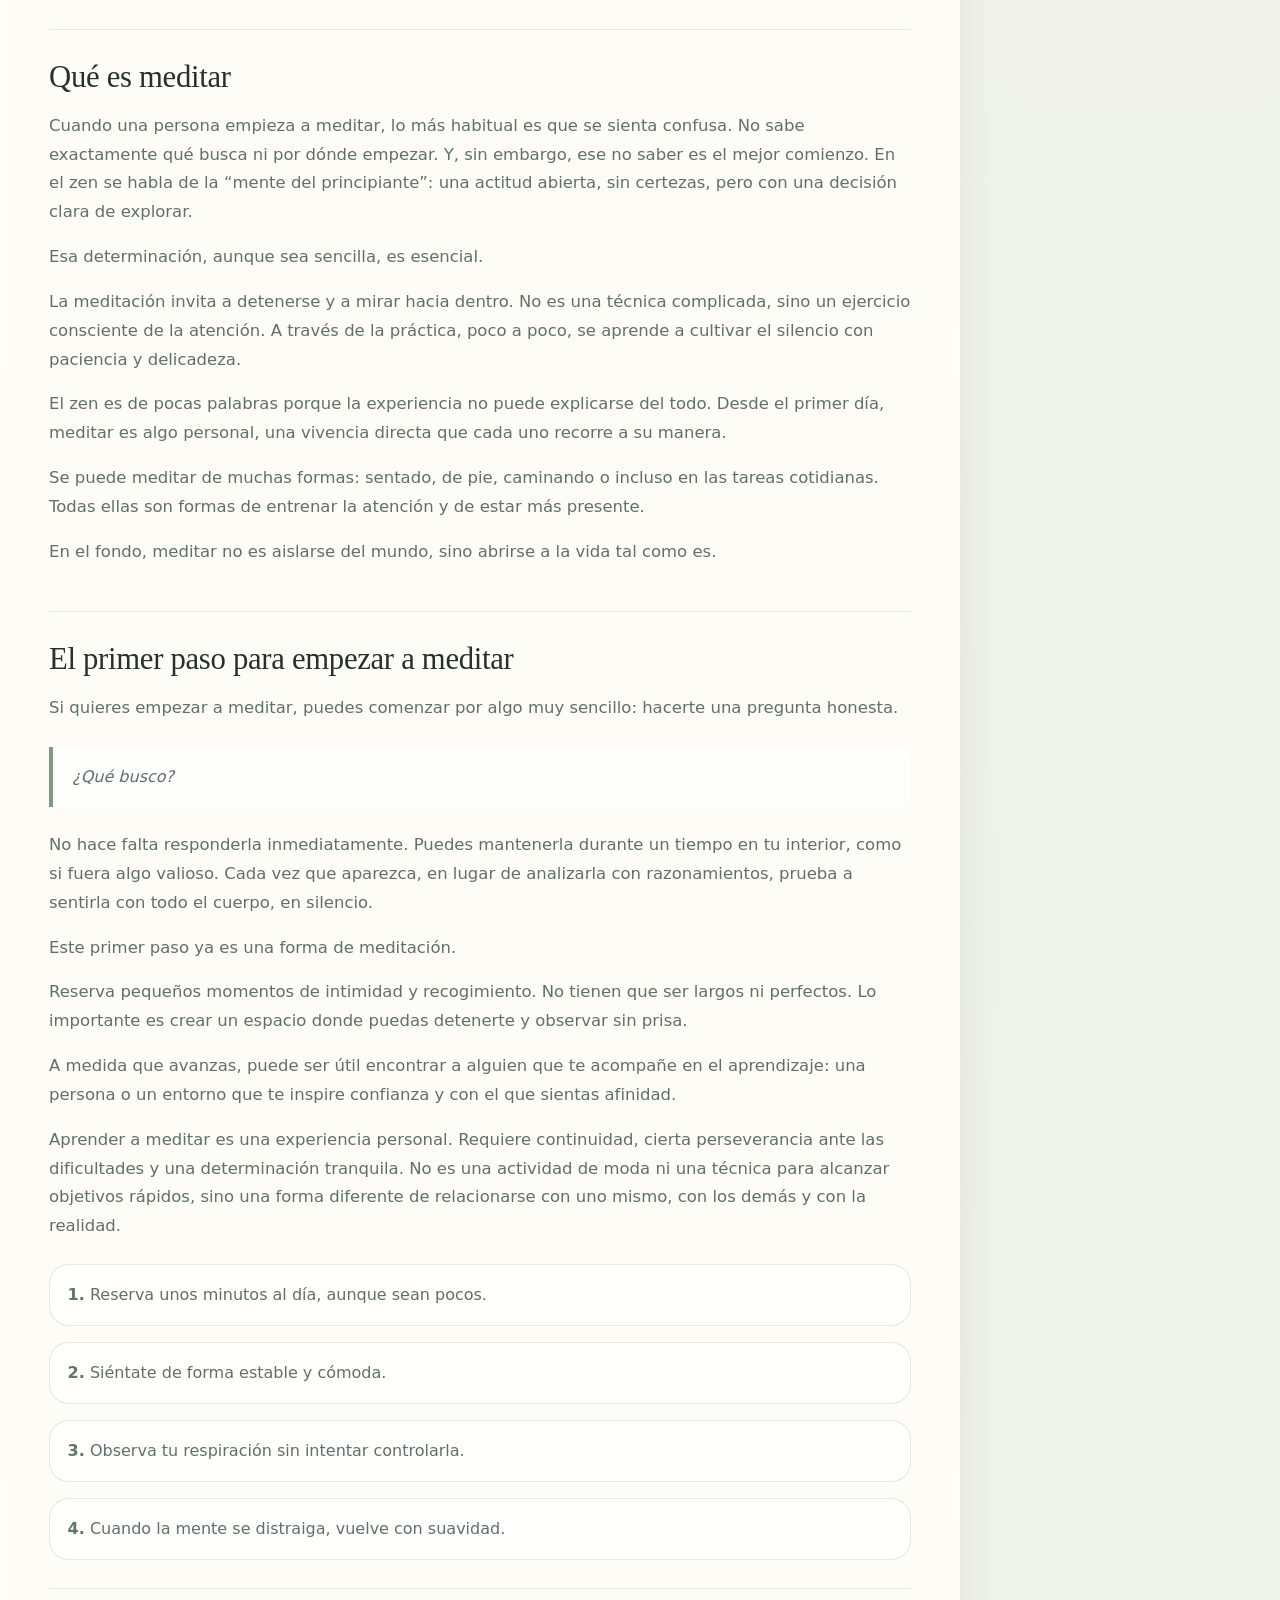
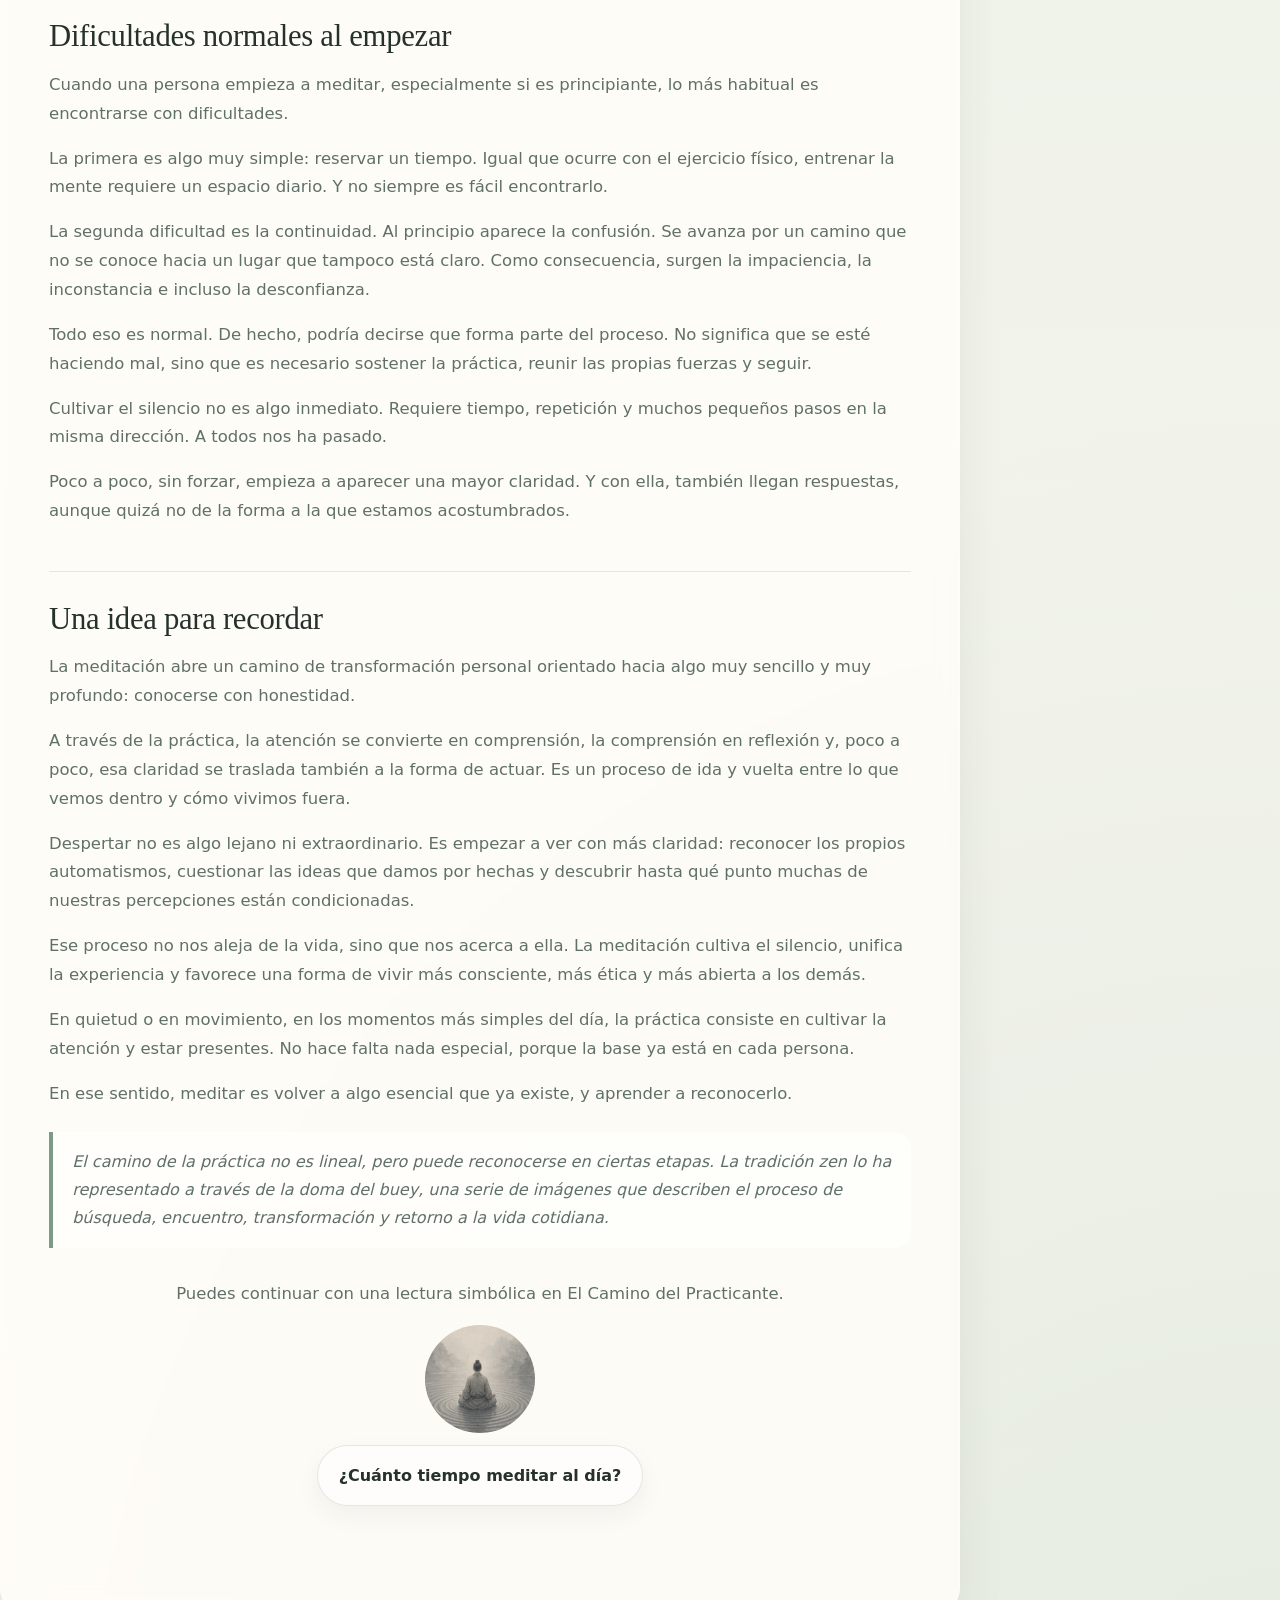
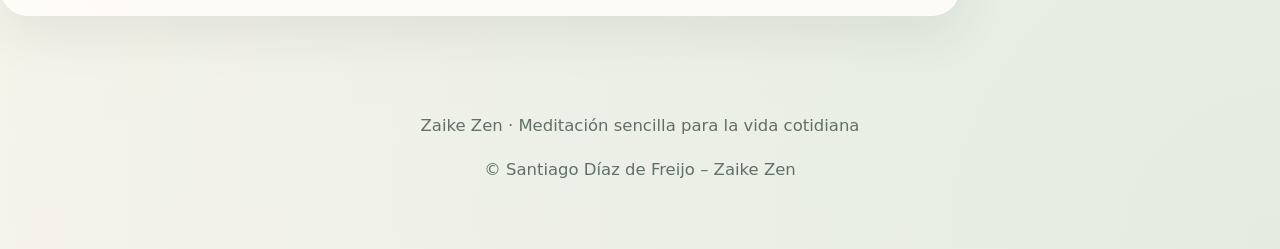
<file: como-empezar-a-meditar.html>
<!DOCTYPE html>
<html lang="es">
<head>
  <meta charset="UTF-8" />
  <meta name="viewport" content="width=device-width, initial-scale=1.0" />

  <title>Cómo empezar a meditar desde cero | Zaike Zen</title>

  <meta name="description" content="Guía sencilla para empezar a meditar desde cero. Aprende los primeros pasos de la meditación, sus dificultades normales y cómo cultivar la atención en la vida diaria." />

  <link rel="canonical" href="https://santifreijo.github.io/zaike-zen/como-empezar-a-meditar.html" />

  <script data-goatcounter="https://zaikezen.goatcounter.com/count"
          async src="//gc.zgo.at/count.js"></script>

  <style>
    :root {
      --bg: #f3f0e8;
      --surface: rgba(255, 253, 248, 0.86);
      --text: #26312c;
      --muted: #607068;
      --accent: #7e9a84;
      --accent-dark: #5f7865;
      --line: rgba(120, 144, 126, 0.2);
      --shadow: 0 18px 50px rgba(38, 49, 44, 0.08);
      --max: 960px;
    }

    * { box-sizing: border-box; margin: 0; padding: 0; }

    html { scroll-behavior: smooth; }

    body {
      font-family: Inter, system-ui, -apple-system, BlinkMacSystemFont, "Segoe UI", sans-serif;
      color: var(--text);
      line-height: 1.75;
      background:
        radial-gradient(circle at top left, rgba(232, 239, 231, 0.9), transparent 30%),
        radial-gradient(circle at bottom right, rgba(220, 232, 220, 0.7), transparent 28%),
        linear-gradient(180deg, #f7f4ed 0%, #eef3ea 50%, #f7f4ed 100%);
      min-height: 100vh;
    }

    a { color: inherit; text-decoration: none; }
    img { max-width: 100%; display: block; }

    .container { width: min(92%, var(--max)); margin: 0 auto; }

    .topbar {
      position: sticky;
      top: 0;
      z-index: 20;
      backdrop-filter: blur(14px);
      background: rgba(247, 244, 237, 0.78);
      border-bottom: 1px solid rgba(126, 154, 132, 0.12);
      box-shadow: 0 6px 24px rgba(38, 49, 44, 0.04);
    }

    .nav {
      display: flex;
      align-items: center;
      justify-content: space-between;
      padding: 1rem 0;
      gap: 1rem;
    }

    .brand {
      font-weight: 700;
      letter-spacing: 0.08em;
      text-transform: uppercase;
      font-size: 0.95rem;
    }

    .brand span { color: var(--accent-dark); }

    .nav-links {
      display: flex;
      gap: 0.6rem;
      flex-wrap: wrap;
    }

    .nav-links a {
      color: var(--muted);
      font-size: 0.94rem;
      padding: 0.55rem 0.9rem;
      border-radius: 999px;
      transition: color 0.2s ease, background 0.2s ease;
    }

    .nav-links a:hover {
      color: var(--accent-dark);
      background: rgba(255,255,255,0.55);
    }

    .hero { padding: 5rem 0 3rem; }

    .eyebrow {
      display: inline-block;
      padding: 0.45rem 0.9rem;
      border: 1px solid var(--line);
      border-radius: 999px;
      font-size: 0.88rem;
      color: var(--accent-dark);
      background: rgba(255,255,255,0.55);
      margin-bottom: 1.1rem;
      box-shadow: 0 10px 24px rgba(38, 49, 44, 0.05);
    }

    h1 {
      font-size: clamp(2.4rem, 4.2vw, 4.6rem);
      line-height: 1.08;
      margin-bottom: 1.2rem;
      font-family: Georgia, "Times New Roman", serif;
      font-weight: 500;
      letter-spacing: -0.02em;
      max-width: 13ch;
    }

    .hero p {
      font-size: 1.12rem;
      color: var(--muted);
      max-width: 70ch;
    }

    .article-card {
      background: var(--surface);
      border: 1px solid rgba(255,255,255,0.45);
      border-radius: 28px;
      box-shadow: var(--shadow);
      backdrop-filter: blur(10px);
      padding: clamp(1.5rem, 4vw, 3rem);
      margin: 1.5rem 0 4rem;
    }

    .article-image {
      width: 100%;
      max-height: 340px;
      object-fit: cover;
      border-radius: 20px;
      margin: 0 0 2rem;
    }

    section.block {
      padding: 1.8rem 0;
      border-bottom: 1px solid var(--line);
    }

    section.block:last-child { border-bottom: none; }

    h2 {
      font-size: clamp(1.6rem, 2.4vw, 2.3rem);
      line-height: 1.2;
      margin-bottom: 1rem;
      font-family: Georgia, "Times New Roman", serif;
      font-weight: 500;
      letter-spacing: -0.01em;
    }

    p {
      margin-bottom: 1rem;
      color: var(--muted);
      font-size: 1.03rem;
    }

    .quote {
      margin: 1.5rem 0;
      padding: 1rem 1.2rem;
      border-left: 4px solid var(--accent);
      background: rgba(255,255,255,0.58);
      border-radius: 0 16px 16px 0;
      color: var(--muted);
      font-style: italic;
    }

    .steps {
      display: grid;
      gap: 1rem;
      margin-top: 1.4rem;
    }

    .step {
      background: rgba(255,255,255,0.62);
      border: 1px solid var(--line);
      border-radius: 20px;
      padding: 1rem 1.1rem;
      color: var(--muted);
    }

    .step strong { color: var(--accent-dark); }

    .cta {
      margin-top: 2rem;
      display: flex;
      gap: 1rem;
      flex-wrap: wrap;
    }

    .btn {
      display: inline-flex;
      align-items: center;
      justify-content: center;
      padding: 0.95rem 1.3rem;
      border-radius: 999px;
      border: 1px solid transparent;
      cursor: pointer;
      transition: transform 0.2s ease, box-shadow 0.2s ease;
      font-weight: 600;
      box-shadow: 0 10px 24px rgba(38, 49, 44, 0.05);
    }

    .btn:hover { transform: translateY(-2px); }

    .btn-primary {
      background: linear-gradient(180deg, #8ba78f, #6f8a74);
      color: white;
    }

    .btn-secondary {
      background: rgba(255,255,255,0.48);
      border-color: var(--line);
      color: var(--text);
    }

    .footer {
      padding: 2rem 0 3rem;
      color: var(--muted);
      text-align: center;
      font-size: 0.95rem;
    }

    .nav-dropdown {
      position: relative;
      display: inline-block;
    }

    .nav-dropdown summary {
      cursor: pointer;
      padding: 0.55rem 0.9rem;
      border-radius: 999px;
      background: rgba(255,255,255,0.35);
      border: 1px solid rgba(120,140,125,0.18);
      color: var(--muted);
      font-size: 0.94rem;
      transition: all 0.2s ease;
      list-style: none;
    }

    .nav-dropdown summary:hover {
      color: var(--accent-dark);
      background: rgba(255,255,255,0.85);
      border-color: rgba(93,122,100,0.35);
      box-shadow: 0 6px 18px rgba(40,60,45,0.08);
      transform: translateY(-1px);
    }

    .nav-dropdown ul {
      list-style: none;
      margin: 0;
      padding: 0;
      position: absolute;
      top: 100%;
      left: 0;
      background: rgba(255,255,255,0.9);
      border: 1px solid rgba(120,144,126,0.2);
      border-radius: 12px;
      box-shadow: 0 10px 24px rgba(38, 49, 44, 0.05);
      min-width: 200px;
      z-index: 10;
      display: none;
    }

    .nav-dropdown[open] ul {
      display: block;
    }

    .nav-dropdown li {
      border-bottom: 1px solid rgba(120,144,126,0.1);
    }

    .nav-dropdown li:last-child {
      border-bottom: none;
    }

    .nav-dropdown a {
      display: block;
      padding: 0.75rem 1rem;
      color: var(--muted);
      text-decoration: none;
      transition: background 0.2s ease;
    }

    .nav-dropdown a:hover {
      background: rgba(126,154,132,0.1);
      color: var(--accent-dark);
    }

    @media (max-width: 640px) {
      .nav {
        flex-direction: column;
        align-items: flex-start;
      }

      h1 {
        font-size: 2.3rem;
        max-width: none;
      }

      .nav-links {
        gap: 0.35rem;
      }

      .nav-links a {
        padding: 0.45rem 0.7rem;
      }

      .nav-dropdown ul {
        position: static;
        width: 100%;
        min-width: none;
      }
    }
  </style>
</head>

<body>
  <header class="topbar">
    <div class="container nav">
      <a href="index.html" class="brand">Zaike <span>Zen</span></a>
      <nav class="nav-links">
        <details class="nav-dropdown">
          <summary>Inicio</summary>
          <ul>
            <li><a href="index.html#inicio">Inicio</a></li>
            <li><a href="index.html#que-es-meditar">Qué es meditar</a></li>
            <li><a href="index.html#zen">Qué es Zaike Zen</a></li>
          </ul>
        </details>
        
        <details class="nav-dropdown">
          <summary>Cómo empezar</summary>
          <ul>
            <li><a href="index.html#rutina-sugerida">Rutina sugerida</a></li>
            <li><a href="como-empezar-a-meditar.html">Empezar desde cero</a></li>
            <li><a href="cuanto-tiempo-meditar-al-dia.html">Cuánto tiempo meditar</a></li>
            <li><a href="index.html#meditaciones">Consignas básicas</a></li>
            <li><a href="index.html#postura-sentada">Postura sentada</a></li>
            <li><a href="index.html#respiracion-tanden">Respiración Tanden</a></li>
            <li><a href="index.html#atencion">Atención</a></li>
          </ul>
        </details>
        
        <details class="nav-dropdown">
          <summary>Profundizar</summary>
          <ul>
            <li><a href="index.html#textos">Impermanencia y realidad</a></li>
            <li><a href="index.html#textos">Vacuidad y no dualidad</a></li>
            <li><a href="index.html#textos">Patrones y transformación</a></li>
            <li><a href="index.html#textos">Compasión y acción</a></li>
          </ul>
        </details>
        
        <a href="beneficios-meditacion.html">Beneficios</a>
        <a href="index.html#contacto">Contacto</a>
      </nav>
    </div>
  </header>

  <main>
    <section class="hero">
      <div class="container">
        <div class="eyebrow">Guía para principiantes</div>
        <h1>Cómo empezar a meditar desde cero</h1>
      <p>
Si te preguntas cómo empezar a meditar desde cero, esta guía te ofrece una forma sencilla, clara y práctica de dar los primeros pasos. 
Una introducción pensada para quienes sienten curiosidad por la meditación y desean comenzar sin prisas, sin rigidez y con una orientación clara.
      </p>
    </section>

    <article class="container article-card">
      <img src="meditacion.jpg" alt="Meditación, atención y transformación interior" class="article-image">

      <section class="block">
        <h2>Cuando aparece la necesidad de detenerse</h2>
        <p>
          Hoy en día, muchas personas sienten que han perdido la conexión consigo mismas. Tienen objetivos, responsabilidades y una agenda llena de compromisos, pero el ritmo es alto, el tiempo pasa deprisa y aparece una sensación difícil de definir: estar, pero no estar del todo.
        </p>
        <p>
          En ocasiones, situaciones personales, familiares o laborales hacen que todo se tambalee. Son momentos de crisis en los que surge una pregunta inevitable: ¿qué hago yo aquí? ¿Quién soy realmente?
        </p>
        <p>
          Pero estas preguntas no pertenecen solo a los momentos difíciles. Pueden aparecer en cualquier momento, de forma espontánea, como una expresión natural del asombro ante todo lo que desconocemos, empezando por nosotros mismos.
        </p>
        <p>
          En ese punto, muchas personas se acercan por primera vez a la meditación. No como una técnica compleja, sino como una forma de detenerse y empezar a mirar hacia dentro.
        </p>
        <div class="quote">
          ¿Te gustaría conocerte mejor? ¿Tienes curiosidad?
        </div>
      </section>

      <section class="block">
        <h2>Qué es meditar</h2>
        <p>
          Cuando una persona empieza a meditar, lo más habitual es que se sienta confusa. No sabe exactamente qué busca ni por dónde empezar. Y, sin embargo, ese no saber es el mejor comienzo. En el zen se habla de la “mente del principiante”: una actitud abierta, sin certezas, pero con una decisión clara de explorar.
        </p>
        <p>
          Esa determinación, aunque sea sencilla, es esencial.
        </p>
        <p>
          La meditación invita a detenerse y a mirar hacia dentro. No es una técnica complicada, sino un ejercicio consciente de la atención. A través de la práctica, poco a poco, se aprende a cultivar el silencio con paciencia y delicadeza.
        </p>
        <p>
          El zen es de pocas palabras porque la experiencia no puede explicarse del todo. Desde el primer día, meditar es algo personal, una vivencia directa que cada uno recorre a su manera.
        </p>
        <p>
          Se puede meditar de muchas formas: sentado, de pie, caminando o incluso en las tareas cotidianas. Todas ellas son formas de entrenar la atención y de estar más presente.
        </p>
        <p>
          En el fondo, meditar no es aislarse del mundo, sino abrirse a la vida tal como es.
        </p>
      </section>

      <section class="block">
        <h2>El primer paso para empezar a meditar</h2>
        <p>
          Si quieres empezar a meditar, puedes comenzar por algo muy sencillo: hacerte una pregunta honesta.
        </p>
        <div class="quote">
          ¿Qué busco?
        </div>
        <p>
          No hace falta responderla inmediatamente. Puedes mantenerla durante un tiempo en tu interior, como si fuera algo valioso. Cada vez que aparezca, en lugar de analizarla con razonamientos, prueba a sentirla con todo el cuerpo, en silencio.
        </p>
        <p>
          Este primer paso ya es una forma de meditación.
        </p>
        <p>
          Reserva pequeños momentos de intimidad y recogimiento. No tienen que ser largos ni perfectos. Lo importante es crear un espacio donde puedas detenerte y observar sin prisa.
        </p>
        <p>
          A medida que avanzas, puede ser útil encontrar a alguien que te acompañe en el aprendizaje: una persona o un entorno que te inspire confianza y con el que sientas afinidad.
        </p>
        <p>
          Aprender a meditar es una experiencia personal. Requiere continuidad, cierta perseverancia ante las dificultades y una determinación tranquila. No es una actividad de moda ni una técnica para alcanzar objetivos rápidos, sino una forma diferente de relacionarse con uno mismo, con los demás y con la realidad.
        </p>

        <div class="steps">
          <div class="step"><strong>1.</strong> Reserva unos minutos al día, aunque sean pocos.</div>
          <div class="step"><strong>2.</strong> Siéntate de forma estable y cómoda.</div>
          <div class="step"><strong>3.</strong> Observa tu respiración sin intentar controlarla.</div>
          <div class="step"><strong>4.</strong> Cuando la mente se distraiga, vuelve con suavidad.</div>
        </div>
      </section>

      <section class="block">
        <h2>Dificultades normales al empezar</h2>
        <p>
          Cuando una persona empieza a meditar, especialmente si es principiante, lo más habitual es encontrarse con dificultades.
        </p>
        <p>
          La primera es algo muy simple: reservar un tiempo. Igual que ocurre con el ejercicio físico, entrenar la mente requiere un espacio diario. Y no siempre es fácil encontrarlo.
        </p>
        <p>
          La segunda dificultad es la continuidad. Al principio aparece la confusión. Se avanza por un camino que no se conoce hacia un lugar que tampoco está claro. Como consecuencia, surgen la impaciencia, la inconstancia e incluso la desconfianza.
        </p>
        <p>
          Todo eso es normal. De hecho, podría decirse que forma parte del proceso. No significa que se esté haciendo mal, sino que es necesario sostener la práctica, reunir las propias fuerzas y seguir.
        </p>
        <p>
          Cultivar el silencio no es algo inmediato. Requiere tiempo, repetición y muchos pequeños pasos en la misma dirección. A todos nos ha pasado.
        </p>
        <p>
          Poco a poco, sin forzar, empieza a aparecer una mayor claridad. Y con ella, también llegan respuestas, aunque quizá no de la forma a la que estamos acostumbrados.
        </p>
      </section>

      <section class="block">
        <h2>Una idea para recordar</h2>
        <p>
          La meditación abre un camino de transformación personal orientado hacia algo muy sencillo y muy profundo: conocerse con honestidad.
        </p>
        <p>
          A través de la práctica, la atención se convierte en comprensión, la comprensión en reflexión y, poco a poco, esa claridad se traslada también a la forma de actuar. Es un proceso de ida y vuelta entre lo que vemos dentro y cómo vivimos fuera.
        </p>
        <p>
          Despertar no es algo lejano ni extraordinario. Es empezar a ver con más claridad: reconocer los propios automatismos, cuestionar las ideas que damos por hechas y descubrir hasta qué punto muchas de nuestras percepciones están condicionadas.
        </p>
        <p>
          Ese proceso no nos aleja de la vida, sino que nos acerca a ella. La meditación cultiva el silencio, unifica la experiencia y favorece una forma de vivir más consciente, más ética y más abierta a los demás.
        </p>
        <p>
          En quietud o en movimiento, en los momentos más simples del día, la práctica consiste en cultivar la atención y estar presentes. No hace falta nada especial, porque la base ya está en cada persona.
        </p>
        <p>
          En ese sentido, meditar es volver a algo esencial que ya existe, y aprender a reconocerlo.
        </p>

       <div class="quote">
  El camino de la práctica no es lineal, pero puede reconocerse en ciertas etapas. 
  La tradición zen lo ha representado a través de la doma del buey, una serie de imágenes 
  que describen el proceso de búsqueda, encuentro, transformación y retorno a la vida cotidiana.
</div>

<div style="margin:2rem 0; text-align:center;">
  <p>
    Puedes continuar con una lectura simbólica en <a href="camino-del-practicante.html">El Camino del Practicante</a>.
  </p>

  <a href="cuanto-tiempo-meditar-al-dia.html" style="text-decoration:none; display:inline-block;">

    <img src="meditador.jpg" style="width:110px; margin:0 auto 0.8rem; display:block; opacity:0.85; border-radius:50%;">

    <div class="btn btn-secondary">
      ¿Cuánto tiempo meditar al día?
    </div>

  </a>

</div>
    </article>
  </main>

  <footer class="footer">
    <div class="container">
      <p>Zaike Zen · Meditación sencilla para la vida cotidiana</p>
      <p>© Santiago Díaz de Freijo – Zaike Zen</p>
    </div>
  </footer>
</body>
</html>
</file>
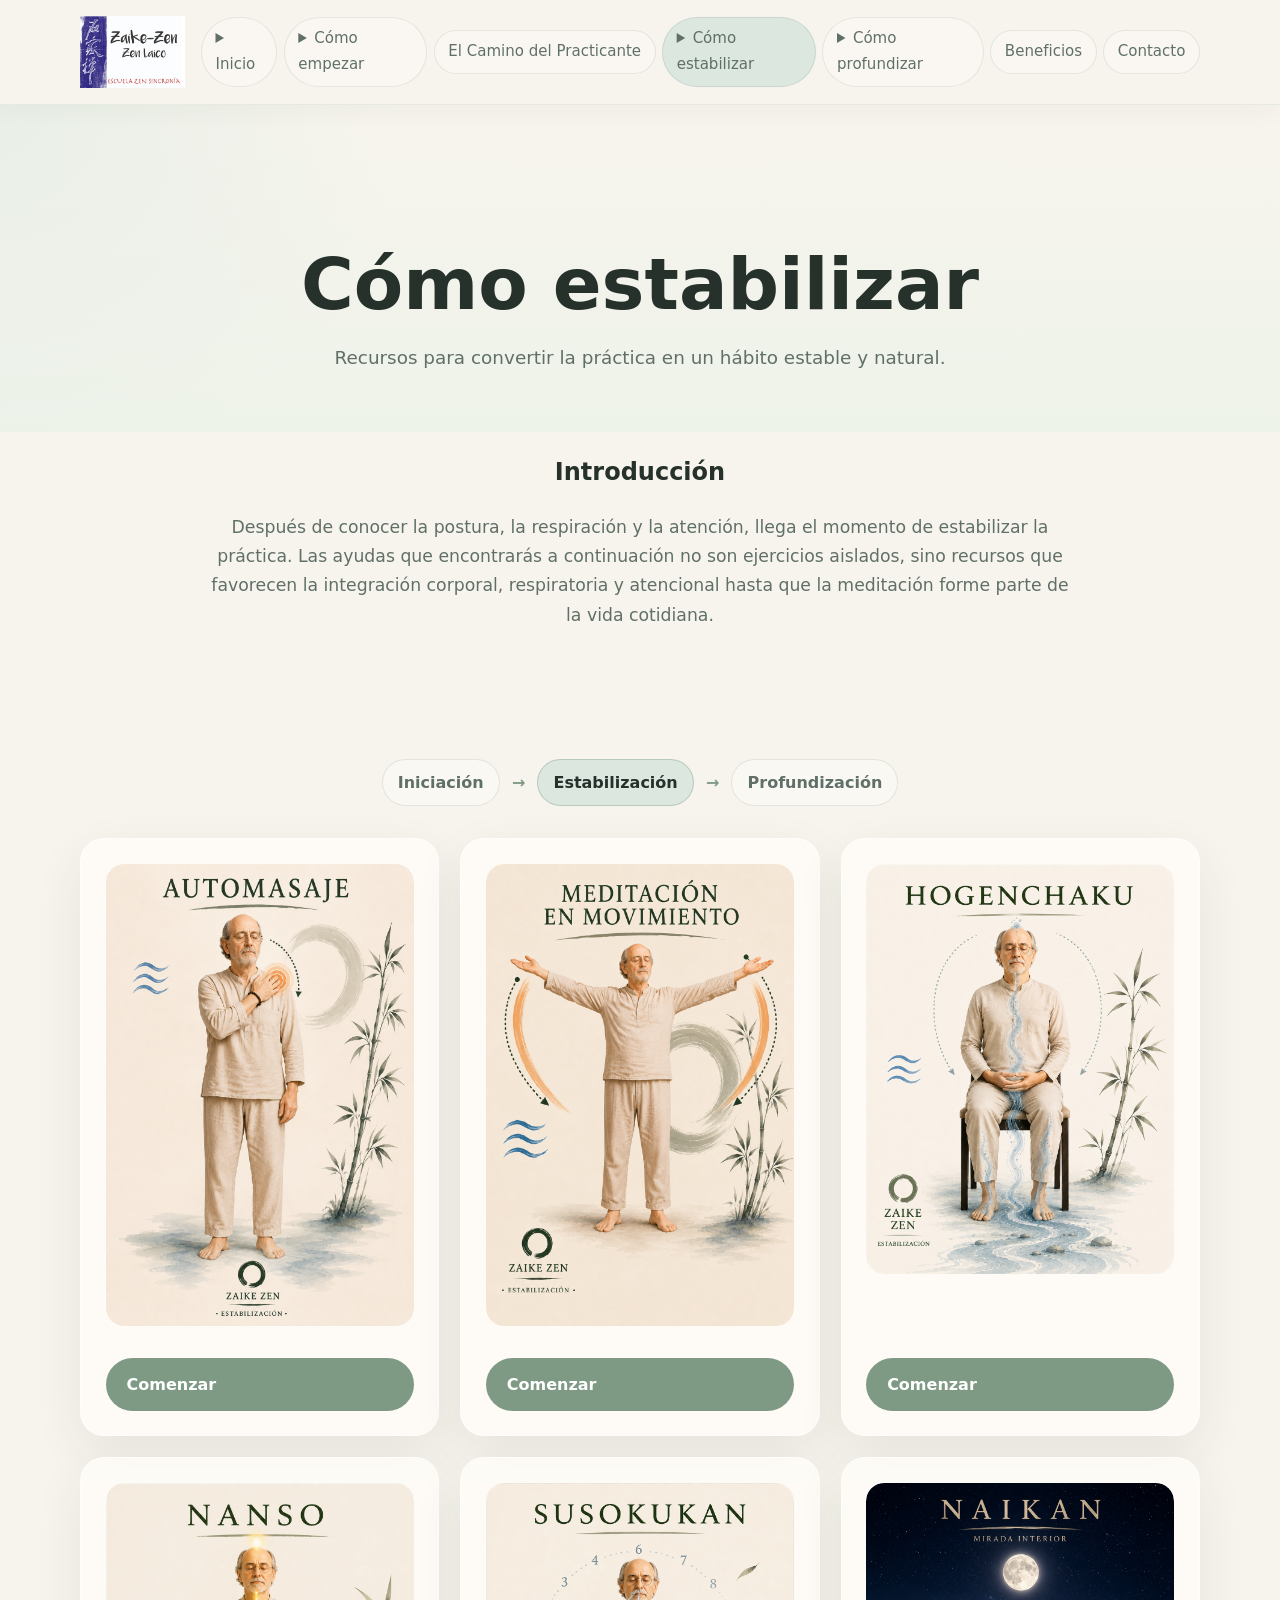
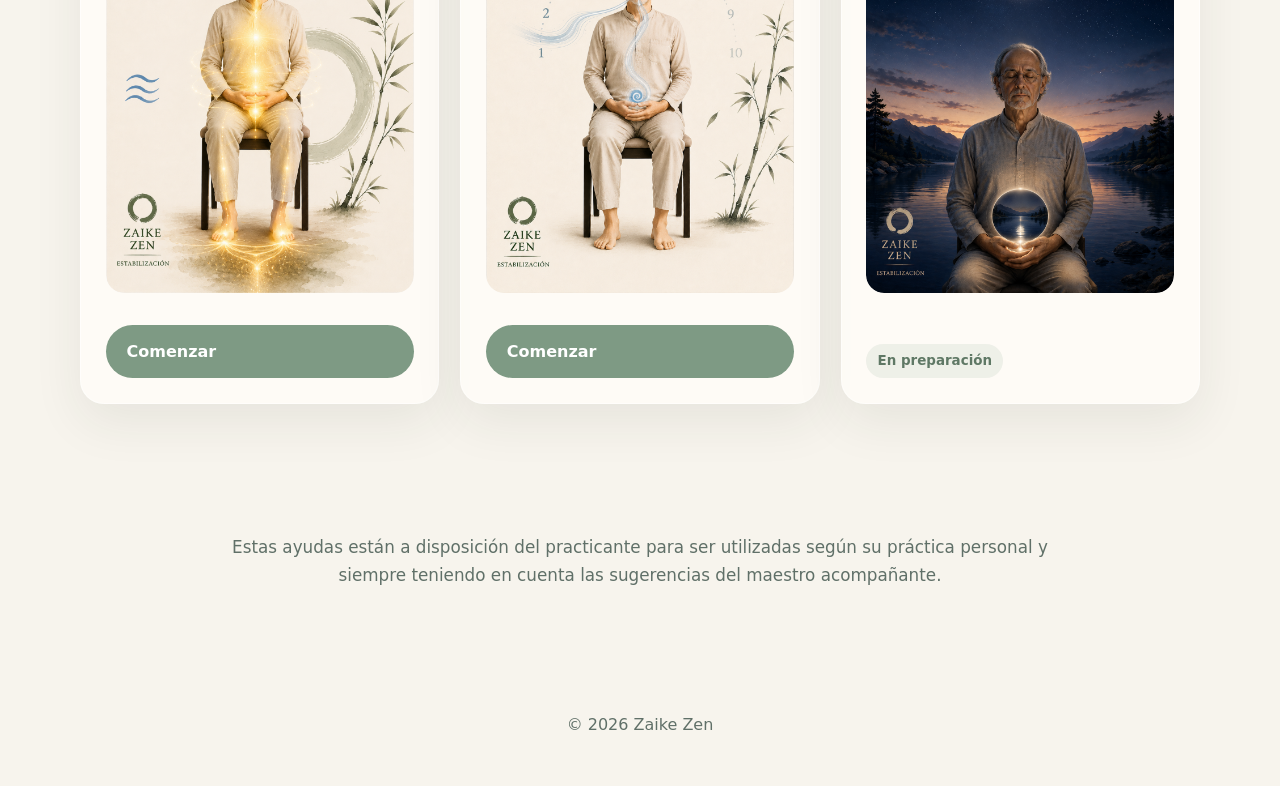
<file: como-estabilizar.html>
<!DOCTYPE html>
<html lang="es">
<head>
  <meta charset="UTF-8">
  <meta name="viewport" content="width=device-width, initial-scale=1.0">

  <title>Cómo estabilizar | Zaike Zen</title>
  <meta name="description" content="Estructura inicial de la fase Estabilizacion en Zaike Zen.">

  <link rel="canonical" href="https://zaikezen.es/como-estabilizar.html">
  <link rel="stylesheet" href="style.css">

  <style>
    .container { width: min(92%, 1120px); margin: 0 auto; }

    .topbar {
      position: sticky;
      top: 0;
      z-index: 20;
      backdrop-filter: blur(14px);
      background: rgba(247, 244, 237, 0.72);
      border-bottom: 1px solid rgba(126, 154, 132, 0.12);
      box-shadow: 0 6px 24px rgba(38, 49, 44, 0.04);
    }

    .nav { display: flex; align-items: center; justify-content: space-between; padding: 1rem 0; gap: 1rem; }

    .brand {
      font-weight: 800;
      letter-spacing: 0.08em;
      text-transform: uppercase;
      color: #26312c;
    }

    .brand span { color: #5f7865; }

    .nav-links {
      display: flex;
      gap: 0.4rem;
      align-items: center;
    }

    .nav-links a.active {
      background-color: #dbe7df;
      font-weight: 500;
    }

    .nav-dropdown summary.active {
      background-color: #dbe7df;
      font-weight: 500;
    }

    .nav-links a {
      color: #607068;
      font-size: 0.94rem;
      padding: 0.5rem 0.85rem;
      border-radius: 999px;
      text-decoration: none;
      white-space: nowrap;
      transition: all 0.25s ease;
      background: rgba(255,255,255,0.35);
      border: 1px solid rgba(120,140,125,0.18);
    }

    .nav-links a:hover {
      color: #5f7865;
      background: rgba(255,255,255,0.85);
      border-color: rgba(93,122,100,0.35);
      box-shadow: 0 6px 18px rgba(40,60,45,0.08);
      transform: translateY(-1px);
    }

    .nav-links a:active {
      transform: scale(0.97);
    }

    .nav-dropdown {
      position: relative;
      display: inline-block;
    }

    .nav-dropdown summary {
      cursor: pointer;
      padding: 0.5rem 0.85rem;
      border-radius: 999px;
      background: rgba(255,255,255,0.35);
      border: 1px solid rgba(120,140,125,0.18);
      color: #607068;
      font-size: 0.94rem;
      transition: all 0.25s ease;
    }

    .nav-dropdown summary:hover {
      color: #5f7865;
      background: rgba(255,255,255,0.85);
      border-color: rgba(93,122,100,0.35);
      box-shadow: 0 6px 18px rgba(40,60,45,0.08);
      transform: translateY(-1px);
    }

    .nav-dropdown ul {
      list-style: none;
      margin: 0;
      padding: 0;
      position: absolute;
      top: 100%;
      left: 0;
      background: rgba(255,255,255,0.9);
      border: 1px solid rgba(120,144,126,0.2);
      border-radius: 12px;
      box-shadow: 0 10px 30px rgba(38,49,44,0.08);
      min-width: 200px;
      z-index: 10;
      display: none;
    }

    .nav-dropdown[open] ul {
      display: block;
    }

    .nav-dropdown li {
      border-bottom: 1px solid rgba(120,144,126,0.1);
    }

    .nav-dropdown li:last-child {
      border-bottom: none;
    }

    .nav-dropdown a {
      display: block;
      padding: 0.75rem 1rem;
      color: #607068;
      text-decoration: none;
      transition: background 0.2s ease;
    }

    .nav-dropdown a:hover {
      background: rgba(126,154,132,0.1);
      color: #5f7865;
    }

    .mobile-menu-toggle,
    .mobile-menu-panel {
      display: none;
    }

    .mobile-menu-toggle {
      align-items: center;
      justify-content: center;
      padding: 0.55rem 0.9rem;
      border-radius: 999px;
      border: 1px solid rgba(120,140,125,0.18);
      background: rgba(255,255,255,0.55);
      color: #607068;
      font: inherit;
      font-size: 0.94rem;
      cursor: pointer;
      box-shadow: 0 10px 30px rgba(38,49,44,0.08);
    }

    .mobile-menu-panel {
      width: 100%;
      gap: 1rem;
      padding: 1rem;
      border: 1px solid rgba(120,144,126,0.2);
      border-radius: 18px;
      background: rgba(255,255,255,0.82);
      box-shadow: 0 10px 30px rgba(38,49,44,0.08);
    }

    .mobile-menu-group {
      display: grid;
      gap: 0.35rem;
    }

    .mobile-menu-group p {
      color: #5f7865;
      font-size: 0.86rem;
      font-weight: 700;
      margin-bottom: 0.1rem;
    }

    .mobile-menu-panel a {
      color: #607068;
      padding: 0.55rem 0;
      border-bottom: 1px solid rgba(120,144,126,0.12);
    }

    .mobile-menu-panel a.active {
      background-color: #dbe7df;
      font-weight: 500;
    }

    .mobile-menu-panel a:last-child {
      border-bottom: 0;
    }

    .brand-logo {
      display: flex;
      align-items: center;
      text-decoration: none;
    }

    .header-logo {
      height: 72px;
      width: auto;
      display: block;
      object-fit: contain;
    }

    @media (max-width: 640px) {
      .nav {
        width: min(92%, 1120px);
        display: grid;
        grid-template-columns: 1fr auto;
        align-items: center;
      }

      .brand-logo {
        grid-column: 1;
      }

      .nav-links {
        display: none;
      }

      .mobile-menu-toggle {
        display: inline-flex;
        grid-column: 2;
        justify-self: end;
        min-height: 42px;
        padding: 0.55rem 1rem;
        background: rgba(255,255,255,0.72);
        border-color: rgba(120,144,126,0.24);
        color: #5f7865;
        font-weight: 700;
      }

      .mobile-menu-panel.is-open {
        display: grid;
      }

      .mobile-menu-panel {
        grid-column: 1 / -1;
        margin-top: 0.75rem;
        padding: 1.1rem;
        gap: 1.15rem;
        border-radius: 22px;
        background: rgba(255,253,248,0.92);
        border: 1px solid rgba(120,144,126,0.18);
        box-shadow: 0 18px 44px rgba(38,49,44,0.1);
        backdrop-filter: blur(12px);
      }

      .mobile-menu-group {
        gap: 0.2rem;
        padding-bottom: 0.85rem;
        border-bottom: 1px solid rgba(120,144,126,0.12);
      }

      .mobile-menu-group:last-child {
        padding-bottom: 0;
        border-bottom: 0;
      }

      .mobile-menu-group p {
        margin-bottom: 0.35rem;
        font-size: 0.78rem;
        letter-spacing: 0.08em;
        text-transform: uppercase;
        color: rgba(95,120,101,0.9);
      }

      .mobile-menu-panel a {
        padding: 0.62rem 0.2rem;
        border-bottom: 0;
        color: #2f3a34;
        line-height: 1.35;
      }

      .mobile-menu-panel a:active {
        color: #5f7865;
        transform: scale(0.99);
      }

      .nav-dropdown ul {
        position: static;
        width: 100%;
        min-width: none;
      }

      .header-logo {
        height: 58px;
      }
    }

    .intro-estabilizacion {
      max-width: 860px;
      padding-top: 0;
      text-align: center;
    }

    .hero {
      padding-bottom: 2.5rem;
    }

    .intro-estabilizacion p {
      color: #607068;
      font-size: 1.08rem;
    }

    .estabilizacion-grid {
      display: grid;
      grid-template-columns: repeat(3, 1fr);
      gap: 1.3rem;
    }

    .estabilizacion-card {
      min-height: 180px;
      padding: 1.55rem;
      background: rgba(255, 253, 248, 0.82);
      border: 1px solid rgba(255, 255, 255, 0.45);
      border-radius: 24px;
      box-shadow: 0 18px 50px rgba(38, 49, 44, 0.08);
      display: flex;
      flex-direction: column;
      justify-content: space-between;
      gap: 1rem;
    }

    .estabilizacion-card h3 {
      margin: 0;
      font-size: 1.2rem;
      color: #26312c;
    }

    .estabilizacion-card p {
      margin: 0;
      color: #607068;
    }

    .card-media {
      width: 100%;
      margin: 0;
      display: block;
      border-radius: 18px;
      overflow: hidden;
      background: rgba(255, 255, 255, 0.24);
    }

    .card-media img {
      width: 100%;
      height: auto;
      display: block;
      object-fit: contain;
      object-position: center center;
      border-radius: 18px;
    }

    .card-media-placeholder {
      width: 100%;
      height: 100%;
      display: grid;
      place-items: center;
      gap: 0.45rem;
      padding: 1rem;
      border: 1px dashed rgba(126, 154, 132, 0.42);
      border-radius: 18px;
      background: rgba(255, 255, 255, 0.36);
      color: #7e9a84;
      text-align: center;
      font-size: 0.88rem;
      line-height: 1.35;
    }

    .placeholder-symbol {
      width: 42px;
      height: 42px;
      border: 2px solid rgba(126, 154, 132, 0.48);
      border-right-color: transparent;
      border-radius: 50%;
      display: block;
    }

    .recorrido-practica {
      display: flex;
      justify-content: center;
      align-items: center;
      gap: 0.75rem;
      margin-bottom: 2rem;
      color: #607068;
      font-weight: 600;
    }

    .recorrido-paso {
      padding: 0.55rem 0.95rem;
      border: 1px solid rgba(120, 140, 125, 0.18);
      border-radius: 999px;
      background: rgba(255, 255, 255, 0.35);
      white-space: nowrap;
    }

    .recorrido-paso.activo {
      color: #26312c;
      background: #dbe7df;
      border-color: rgba(93, 122, 100, 0.28);
    }

    .recorrido-flecha {
      color: #7e9a84;
    }

    .estado-preparacion {
      align-self: flex-start;
      padding: 0.35rem 0.7rem;
      border-radius: 999px;
      background: rgba(126, 154, 132, 0.12);
      color: #5f7865;
      font-size: 0.84rem;
      font-weight: 600;
    }

    .nota-estabilizacion {
      max-width: 860px;
      text-align: center;
      color: #607068;
      font-size: 1.05rem;
    }

    @media (max-width: 900px) {
      .estabilizacion-grid {
        grid-template-columns: 1fr;
      }

      .recorrido-practica {
        flex-wrap: wrap;
      }
    }
  </style>
</head>

<body>

<header class="topbar">
  <div class="container nav">
    <a href="index.html#inicio" class="brand brand-logo" aria-label="Zaike Zen">
      <img src="Imagen-zaike-zen.jpg"
           alt="Zaike Zen - Zen laico"
           class="header-logo">
    </a>
    <nav class="nav-links">
      <details class="nav-dropdown">
        <summary>Inicio</summary>
        <ul>
          <li><a href="index.html#inicio">Inicio</a></li>
          <li><a href="index.html#que-es-meditar">Qué es meditar</a></li>
          <li><a href="index.html#zen">Qué es Zaike Zen</a></li>
        </ul>
      </details>

      <details class="nav-dropdown">
        <summary>Cómo empezar</summary>
        <ul>
          <li><a href="index.html#rutina-sugerida">Rutina sugerida</a></li>
          <li><a href="como-empezar-a-meditar.html">Empezar desde cero</a></li>
          <li><a href="cuanto-tiempo-meditar-al-dia.html">Cuánto tiempo meditar</a></li>
          <li><a href="index.html#meditaciones">Consignas básicas</a></li>
          <li><a href="index.html#postura-sentada">Postura sentada</a></li>
          <li><a href="index.html#respiracion-tanden">Respiración Tanden</a></li>
          <li><a href="index.html#atencion">Atención</a></li>
        </ul>
      </details>

      <a href="camino-del-practicante.html">El Camino del Practicante</a>
      <details class="nav-dropdown">
        <summary class="active">Cómo estabilizar</summary>
        <ul>
          <li><a href="como-estabilizar.html">Visión general</a></li>
          <li><a href="automasaje.html">Automasaje</a></li>
          <li><a href="meditacion-movimiento.html">Meditación en movimiento</a></li>
          <li><a aria-disabled="true">Hogenchaku</a></li>
          <li><a href="nanso.html">Nanso</a></li>
          <li><a href="susokukan-1.html">Susokukan</a></li>
          <li><a aria-disabled="true">Naikan</a></li>
        </ul>
      </details>
      <details class="nav-dropdown">
        <summary>Cómo profundizar</summary>
        <ul>
          <li><a href="index.html#textos">Impermanencia y realidad</a></li>
          <li><a href="index.html#textos">Vacuidad y no dualidad</a></li>
          <li><a href="index.html#textos">Patrones y transformación</a></li>
          <li><a href="index.html#textos">Compasión y acción</a></li>
        </ul>
      </details>

      <a href="beneficios-meditacion.html">Beneficios</a>
      <a href="index.html#contacto">Contacto</a>
    </nav>
    <button class="mobile-menu-toggle" type="button" aria-expanded="false" aria-controls="mobile-menu-panel">Menú</button>
    <nav class="mobile-menu-panel" id="mobile-menu-panel" aria-label="Menú móvil">
      <div class="mobile-menu-group">
        <p>Inicio</p>
        <a href="index.html#inicio">Inicio</a>
        <a href="index.html#que-es-meditar">Qué es meditar</a>
        <a href="index.html#zen">Qué es Zaike Zen</a>
      </div>

      <div class="mobile-menu-group">
        <p>Cómo empezar</p>
        <a href="index.html#rutina-sugerida">Rutina sugerida</a>
        <a href="como-empezar-a-meditar.html">Empezar desde cero</a>
        <a href="cuanto-tiempo-meditar-al-dia.html">Cuánto tiempo meditar</a>
        <a href="index.html#meditaciones">Consignas básicas</a>
        <a href="index.html#postura-sentada">Postura sentada</a>
        <a href="index.html#respiracion-tanden">Respiración Tanden</a>
        <a href="index.html#atencion">Atención</a>
      </div>
      <a href="camino-del-practicante.html">El Camino del Practicante</a>

      <div class="mobile-menu-group">
        <p>Cómo estabilizar</p>
        <a href="como-estabilizar.html" class="active">Visión general</a>
        <a href="automasaje.html">Automasaje</a>
        <a href="meditacion-movimiento.html">Meditación en movimiento</a>
        <a aria-disabled="true">Hogenchaku</a>
        <a href="nanso.html">Nanso</a>
        <a aria-disabled="true">Susokukan</a>
        <a aria-disabled="true">Naikan</a>
      </div>

      <div class="mobile-menu-group">
        <p>Profundizar</p>
        <a href="index.html#textos">Impermanencia y realidad</a>
        <a href="index.html#textos">Vacuidad y no dualidad</a>
        <a href="index.html#textos">Patrones y transformación</a>
        <a href="index.html#textos">Compasión y acción</a>
      </div>

      <div class="mobile-menu-group">
        <a href="beneficios-meditacion.html">Beneficios</a>
        <a href="index.html#contacto">Contacto</a>
      </div>
    </nav>
  </div>
</header>

<main>

  <section class="hero">
    <div class="hero-content">
      <h1>Cómo estabilizar</h1>
      <p>
        Recursos para convertir la práctica en un hábito estable y natural.
      </p>
    </div>
  </section>

  <section class="section intro-estabilizacion">
    <h2>Introducción</h2>
    <p>
      Después de conocer la postura, la respiración y la atención, llega el momento de estabilizar la práctica. Las ayudas que encontrarás a continuación no son ejercicios aislados, sino recursos que favorecen la integración corporal, respiratoria y atencional hasta que la meditación forme parte de la vida cotidiana.
    </p>
  </section>

  <section class="section">
    <div class="recorrido-practica" aria-label="Recorrido de la práctica">
      <span class="recorrido-paso">Iniciación</span>
      <span class="recorrido-flecha" aria-hidden="true">→</span>
      <span class="recorrido-paso activo">Estabilización</span>
      <span class="recorrido-flecha" aria-hidden="true">→</span>
      <span class="recorrido-paso">Profundización</span>
    </div>

    <div class="estabilizacion-grid">
      <article class="estabilizacion-card">
        <figure class="card-media">
          <img src="tarjeta-automasaje.jpg" alt="Automasaje" class="tarjeta-estabilizacion" hidden onload="this.hidden=false; this.parentElement.nextElementSibling.hidden=true;" onerror="this.hidden=true;">
        </figure>
        <div>
          <h3>Automasaje</h3>
          <p>Preparar el cuerpo y la atención para entrar en la práctica con mayor presencia.</p>
        </div>
        <a class="button" href="automasaje.html">Comenzar</a>
      </article>

      <article class="estabilizacion-card">
        <figure class="card-media">
          <img src="tarjeta-meditacion-en-movimiento.jpg" alt="Meditación en movimiento" class="tarjeta-estabilizacion" hidden onload="this.hidden=false; this.parentElement.nextElementSibling.hidden=true;" onerror="this.hidden=true;">
        </figure>
        <div>
          <h3>Meditación en movimiento</h3>
          <p>Integrar movimiento, respiración y atención antes de la meditación sentada.</p>
        </div>
        <a class="button" href="meditacion-movimiento.html">Comenzar</a>
      </article>

      <article class="estabilizacion-card">
        <figure class="card-media">
          <img src="tarjeta-hogenchaku.jpg" alt="Hogenchaku" class="tarjeta-estabilizacion" hidden onload="this.hidden=false; this.parentElement.nextElementSibling.hidden=true;" onerror="this.hidden=true;">
        </figure>
        <div>
          <h3>Hogenchaku</h3>
          <p>Relajarse y soltar progresivamente el cuerpo desde una postura estable.</p>
        </div>
        <a class="button" href="hogenchaku.html">Comenzar</a>
      </article>

      <article class="estabilizacion-card">
        <figure class="card-media">
          <img src="tarjeta-nanso.jpg" alt="Nanso" class="tarjeta-estabilizacion" hidden onload="this.hidden=false; this.parentElement.nextElementSibling.hidden=true;" onerror="this.hidden=true;">
        </figure>
        <div>
          <h3>Nanso</h3>
          <p>Utilizar la imaginación y la respiración para profundizar en la atención corporal.</p>
        </div>
        <a class="button" href="nanso.html">Comenzar</a>
      </article>

      <article class="estabilizacion-card">
  <figure class="card-media">
    <img src="tarjeta-susokukan.jpg" alt="Susokukan 1" class="tarjeta-estabilizacion" hidden onload="this.hidden=false; this.parentElement.nextElementSibling.hidden=true;" onerror="this.hidden=true;">
  </figure>
  <div>
    <h3>Susokukan 1</h3>
    <p>Contar las respiraciones para estabilizar la atención.</p>
  </div>
  <a class="button" href="susokukan-1.html">Comenzar</a>
</article>

      <article class="estabilizacion-card">
        <figure class="card-media">
          <img src="tarjeta-naikan.jpg" alt="Naikan" class="tarjeta-estabilizacion" hidden onload="this.hidden=false; this.parentElement.nextElementSibling.hidden=true;" onerror="this.hidden=true;">
        </figure>
        <div>
          <h3>Naikan</h3>
          <p>Profundizar en el silencio, la contemplación y la mirada interior.</p>
        </div>
        <span class="estado-preparacion">En preparación</span>
      </article>
    </div>
  </section>

  <section class="section nota-estabilizacion">
    <p>
      Estas ayudas están a disposición del practicante para ser utilizadas según su práctica personal y siempre teniendo en cuenta las sugerencias del maestro acompañante.
    </p>
  </section>

</main>

<footer>
  <p>&copy; 2026 Zaike Zen</p>
</footer>

<script>
  const mobileMenuToggle = document.querySelector('.mobile-menu-toggle');
  const mobileMenuPanel = document.querySelector('.mobile-menu-panel');

  const closeMobileMenu = () => {
    if (!mobileMenuToggle || !mobileMenuPanel) return;
    mobileMenuPanel.classList.remove('is-open');
    mobileMenuToggle.setAttribute('aria-expanded', 'false');
  };

  if (mobileMenuToggle && mobileMenuPanel) {
    mobileMenuToggle.addEventListener('click', () => {
      const isOpen = mobileMenuPanel.classList.toggle('is-open');
      mobileMenuToggle.setAttribute('aria-expanded', String(isOpen));
    });

    mobileMenuPanel.querySelectorAll('a').forEach(link => {
      link.addEventListener('click', closeMobileMenu);
    });
  }
</script>

</body>
</html>
</file>
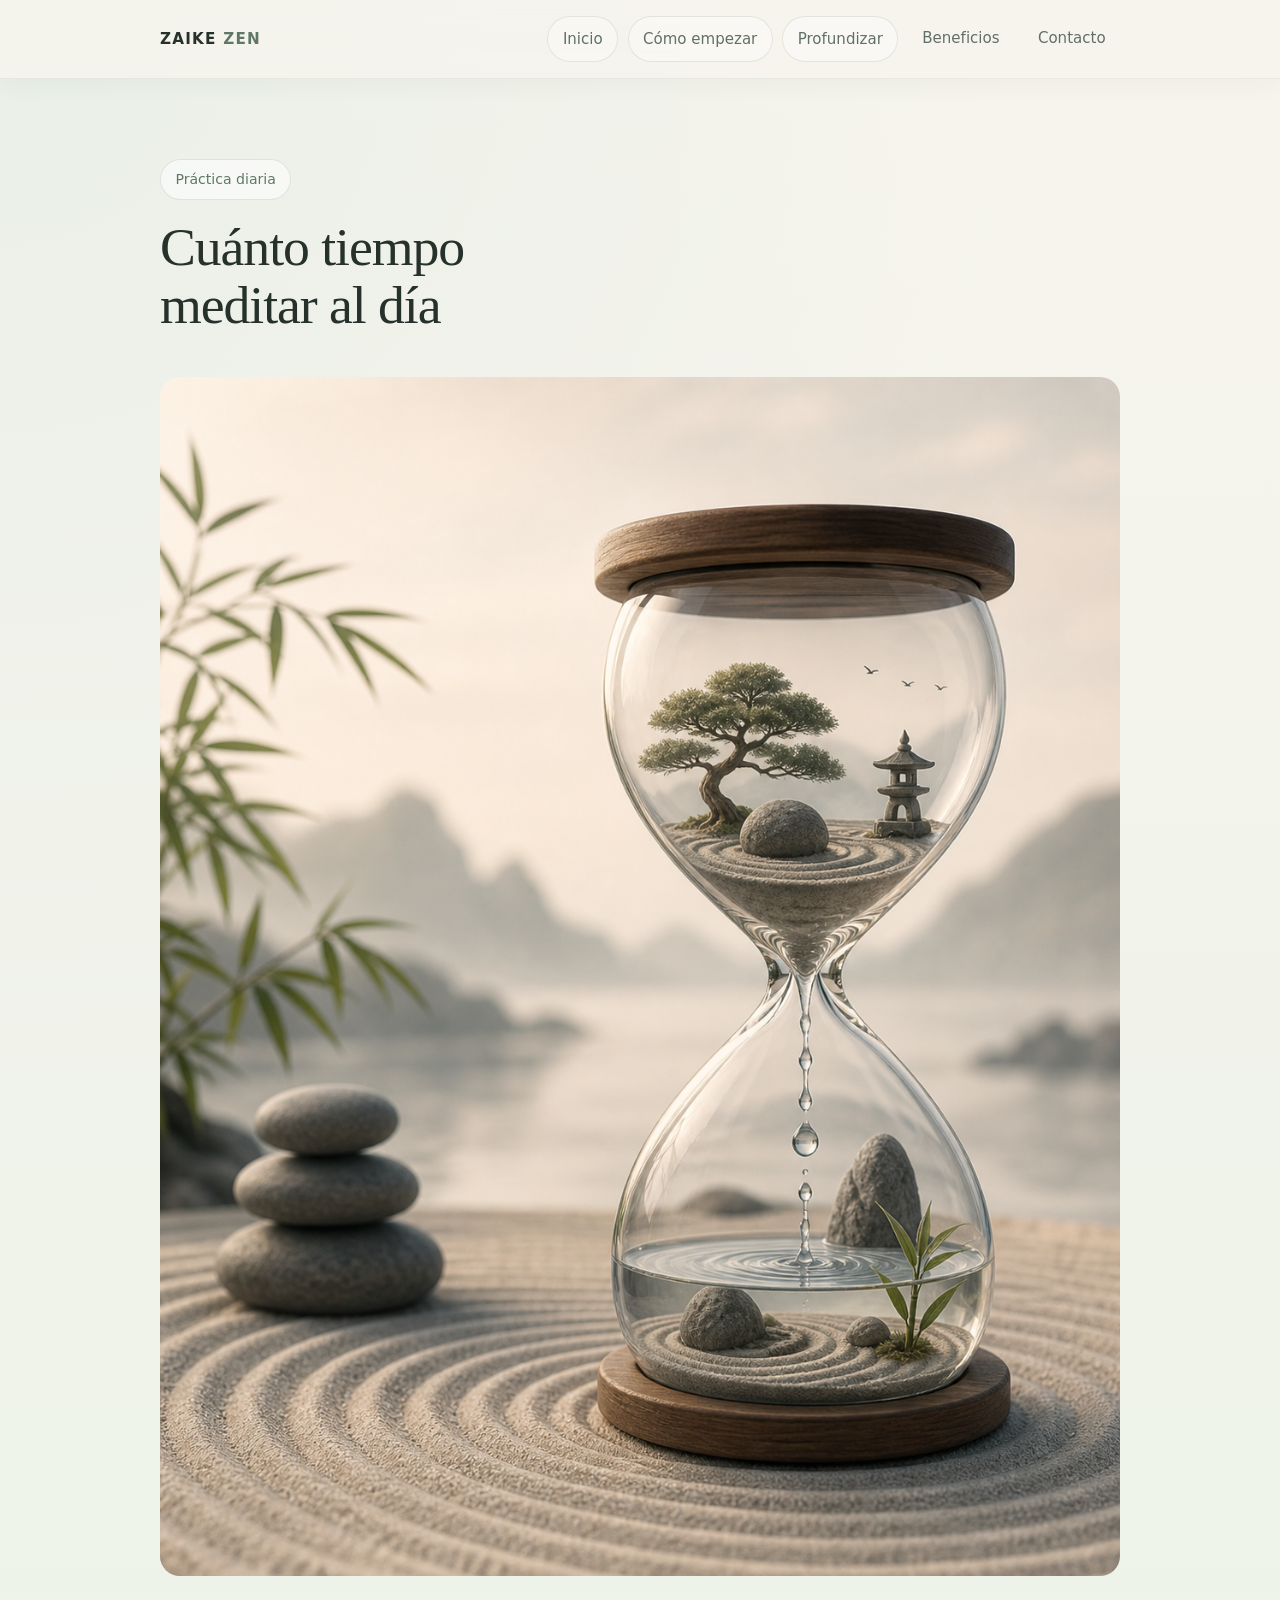
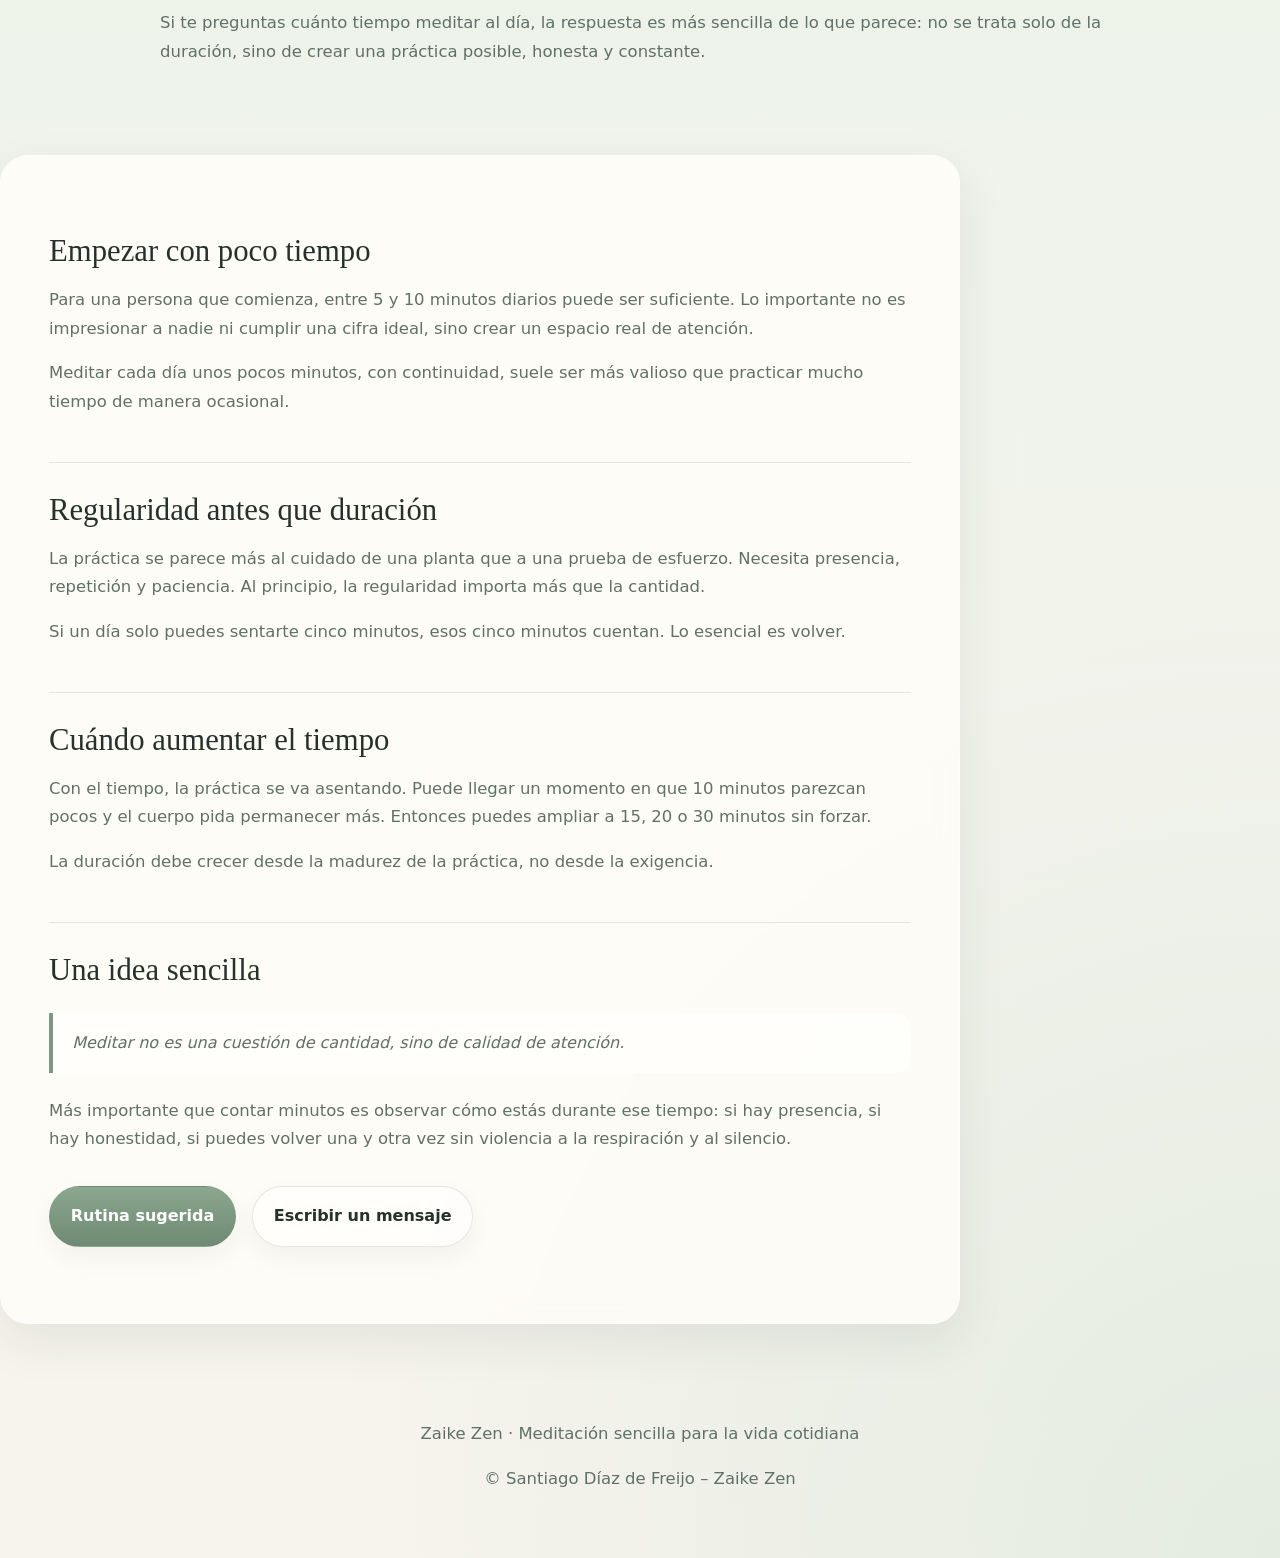
<file: cuanto-tiempo-meditar-al-dia.html>
<!DOCTYPE html>
<html lang="es">
<head>
  <meta charset="UTF-8" />
  <meta name="viewport" content="width=device-width, initial-scale=1.0" />

  <title>Cuánto tiempo meditar al día | Zaike Zen</title>
  <meta name="description" content="Descubre cuánto tiempo meditar al día si estás empezando. Guía clara sobre duración, frecuencia y evolución de la práctica de la meditación." />
  <link rel="canonical" href="https://santifreijo.github.io/zaike-zen/cuanto-tiempo-meditar-al-dia.html" />

  <script data-goatcounter="https://zaikezen.goatcounter.com/count"
          async src="//gc.zgo.at/count.js"></script>

  <style>
    :root {
      --surface: rgba(255, 253, 248, 0.86);
      --text: #26312c;
      --muted: #607068;
      --accent: #7e9a84;
      --accent-dark: #5f7865;
      --line: rgba(120, 144, 126, 0.2);
      --shadow: 0 18px 50px rgba(38, 49, 44, 0.08);
      --max: 960px;
    }

    * { box-sizing: border-box; margin: 0; padding: 0; }

    body {
      font-family: Inter, system-ui, -apple-system, BlinkMacSystemFont, "Segoe UI", sans-serif;
      color: var(--text);
      line-height: 1.75;
      background:
        radial-gradient(circle at top left, rgba(232, 239, 231, 0.9), transparent 30%),
        radial-gradient(circle at bottom right, rgba(220, 232, 220, 0.7), transparent 28%),
        linear-gradient(180deg, #f7f4ed 0%, #eef3ea 50%, #f7f4ed 100%);
      min-height: 100vh;
    }

    a { color: inherit; text-decoration: none; }

    .container {
      width: min(92%, var(--max));
      margin: 0 auto;
    }

    .topbar {
      position: sticky;
      top: 0;
      z-index: 20;
      backdrop-filter: blur(14px);
      background: rgba(247, 244, 237, 0.78);
      border-bottom: 1px solid rgba(126, 154, 132, 0.12);
      box-shadow: 0 6px 24px rgba(38, 49, 44, 0.04);
    }

    .nav {
      display: flex;
      align-items: center;
      justify-content: space-between;
      padding: 1rem 0;
      gap: 1rem;
    }

    .brand {
      font-weight: 700;
      letter-spacing: 0.08em;
      text-transform: uppercase;
      font-size: 0.95rem;
    }

    .brand span { color: var(--accent-dark); }

    .nav-links {
      display: flex;
      gap: 0.6rem;
      flex-wrap: wrap;
    }

    .nav-links a {
      color: var(--muted);
      font-size: 0.94rem;
      padding: 0.55rem 0.9rem;
      border-radius: 999px;
    }

    .nav-links a:hover {
      color: var(--accent-dark);
      background: rgba(255,255,255,0.55);
    }

    .nav-dropdown {
      position: relative;
      display: inline-block;
    }

    .nav-dropdown summary {
      cursor: pointer;
      padding: 0.55rem 0.9rem;
      border-radius: 999px;
      background: rgba(255,255,255,0.35);
      border: 1px solid rgba(120,140,125,0.18);
      color: var(--muted);
      font-size: 0.94rem;
      transition: all 0.2s ease;
      list-style: none;
    }

    .nav-dropdown summary:hover {
      color: var(--accent-dark);
      background: rgba(255,255,255,0.85);
      border-color: rgba(93,122,100,0.35);
      box-shadow: 0 6px 18px rgba(40,60,45,0.08);
      transform: translateY(-1px);
    }

    .nav-dropdown ul {
      list-style: none;
      margin: 0;
      padding: 0;
      position: absolute;
      top: 100%;
      left: 0;
      background: rgba(255,255,255,0.9);
      border: 1px solid rgba(120,144,126,0.2);
      border-radius: 12px;
      box-shadow: 0 10px 24px rgba(38, 49, 44, 0.05);
      min-width: 200px;
      z-index: 10;
      display: none;
    }

    .nav-dropdown[open] ul {
      display: block;
    }

    .nav-dropdown li {
      border-bottom: 1px solid rgba(120,144,126,0.1);
    }

    .nav-dropdown li:last-child {
      border-bottom: none;
    }

    .nav-dropdown a {
      display: block;
      padding: 0.75rem 1rem;
      color: var(--muted);
      text-decoration: none;
      transition: background 0.2s ease;
    }

    .nav-dropdown a:hover {
      background: rgba(126,154,132,0.1);
      color: var(--accent-dark);
    }

    .hero {
      padding: 5rem 0 3rem;
    }

    .eyebrow {
      display: inline-block;
      padding: 0.45rem 0.9rem;
      border: 1px solid var(--line);
      border-radius: 999px;
      font-size: 0.88rem;
      color: var(--accent-dark);
      background: rgba(255,255,255,0.55);
      margin-bottom: 1.1rem;
    }

    h1 {
      font-size: clamp(2.4rem, 4.2vw, 4.6rem);
      line-height: 1.08;
      margin-bottom: 1.2rem;
      font-family: Georgia, "Times New Roman", serif;
      font-weight: 500;
      letter-spacing: -0.02em;
      max-width: 13ch;
    }

    h2 {
      font-size: clamp(1.6rem, 2.4vw, 2.3rem);
      line-height: 1.2;
      margin-bottom: 1rem;
      font-family: Georgia, "Times New Roman", serif;
      font-weight: 500;
    }

    p {
      margin-bottom: 1rem;
      color: var(--muted);
      font-size: 1.03rem;
    }

    .article-card {
      background: var(--surface);
      border: 1px solid rgba(255,255,255,0.45);
      border-radius: 28px;
      box-shadow: var(--shadow);
      backdrop-filter: blur(10px);
      padding: clamp(1.5rem, 4vw, 3rem);
      margin: 1.5rem 0 4rem;
    }

    .block {
      padding: 1.8rem 0;
      border-bottom: 1px solid var(--line);
    }

    .block:last-child { border-bottom: none; }

    .quote {
      margin: 1.5rem 0;
      padding: 1rem 1.2rem;
      border-left: 4px solid var(--accent);
      background: rgba(255,255,255,0.58);
      border-radius: 0 16px 16px 0;
      color: var(--muted);
      font-style: italic;
    }

    .cta {
      margin-top: 2rem;
      display: flex;
      gap: 1rem;
      flex-wrap: wrap;
    }

    .btn {
      display: inline-flex;
      align-items: center;
      justify-content: center;
      padding: 0.95rem 1.3rem;
      border-radius: 999px;
      border: 1px solid transparent;
      font-weight: 600;
      box-shadow: 0 10px 24px rgba(38, 49, 44, 0.05);
    }

    .btn-primary {
      background: linear-gradient(180deg, #8ba78f, #6f8a74);
      color: white;
    }

    .btn-secondary {
      background: rgba(255,255,255,0.48);
      border-color: var(--line);
      color: var(--text);
    }

    .footer {
      padding: 2rem 0 3rem;
      color: var(--muted);
      text-align: center;
      font-size: 0.95rem;
    }

    @media (max-width: 640px) {
      .nav {
        flex-direction: column;
        align-items: flex-start;
      }

      h1 {
        font-size: 2.3rem;
        max-width: none;
      }

      .nav-links {
        gap: 0.35rem;
      }

      .nav-links a {
        padding: 0.45rem 0.7rem;
      }

      .nav-dropdown ul {
        position: static;
        width: 100%;
        min-width: none;
      }
    }
  </style>
</head>

<body>
  <header class="topbar">
    <div class="container nav">
      <a href="index.html" class="brand">Zaike <span>Zen</span></a>
      <nav class="nav-links">
        <details class="nav-dropdown">
          <summary>Inicio</summary>
          <ul>
            <li><a href="index.html#inicio">Inicio</a></li>
            <li><a href="index.html#que-es-meditar">Qué es meditar</a></li>
            <li><a href="index.html#zen">Qué es Zaike Zen</a></li>
          </ul>
        </details>
        
        <details class="nav-dropdown">
          <summary>Cómo empezar</summary>
          <ul>
           <li><a href="index.html#rutina-sugerida">Rutina sugerida</a></li>
            <li><a href="como-empezar-a-meditar.html">Empezar desde cero</a></li>
            <li><a href="cuanto-tiempo-meditar-al-dia.html">Cuánto tiempo meditar</a></li>
            <li><a href="index.html#meditaciones">Consignas básicas</a></li>
            <li><a href="index.html#postura-sentada">Postura sentada</a></li>
            <li><a href="index.html#respiracion-tanden">Respiración Tanden</a></li>
            <li><a href="index.html#atencion">Atención</a></li>
          </ul>
        </details>
        
        <details class="nav-dropdown">
          <summary>Profundizar</summary>
          <ul>
            <li><a href="index.html#textos">Impermanencia y realidad</a></li>
            <li><a href="index.html#textos">Vacuidad y no dualidad</a></li>
            <li><a href="index.html#textos">Patrones y transformación</a></li>
            <li><a href="index.html#textos">Compasión y acción</a></li>
          </ul>
        </details>
        
        <a href="beneficios-meditacion.html">Beneficios</a>
        <a href="index.html#contacto">Contacto</a>
      </nav>
    </div>
  </header>

  <main>
    <section class="hero">
      <div class="container">
        <div class="eyebrow">Práctica diaria</div>
        <h1>Cuánto tiempo meditar al día</h1>
       <img src="reloj-de-arena.jpg" style="width:100%; height:auto; border-radius:20px; margin:1.5rem 0;">
        <p>
          Si te preguntas cuánto tiempo meditar al día, la respuesta es más sencilla de lo que parece: no se trata solo de la duración, sino de crear una práctica posible, honesta y constante.
        </p>
      </div>
    </section>

    <article class="container article-card">
      <section class="block">
        <h2>Empezar con poco tiempo</h2>
        <p>
          Para una persona que comienza, entre 5 y 10 minutos diarios puede ser suficiente. Lo importante no es impresionar a nadie ni cumplir una cifra ideal, sino crear un espacio real de atención.
        </p>
        <p>
          Meditar cada día unos pocos minutos, con continuidad, suele ser más valioso que practicar mucho tiempo de manera ocasional.
        </p>
      </section>

      <section class="block">
        <h2>Regularidad antes que duración</h2>
        <p>
          La práctica se parece más al cuidado de una planta que a una prueba de esfuerzo. Necesita presencia, repetición y paciencia. Al principio, la regularidad importa más que la cantidad.
        </p>
        <p>
          Si un día solo puedes sentarte cinco minutos, esos cinco minutos cuentan. Lo esencial es volver.
        </p>
      </section>

      <section class="block">
        <h2>Cuándo aumentar el tiempo</h2>
        <p>
          Con el tiempo, la práctica se va asentando. Puede llegar un momento en que 10 minutos parezcan pocos y el cuerpo pida permanecer más. Entonces puedes ampliar a 15, 20 o 30 minutos sin forzar.
        </p>
        <p>
          La duración debe crecer desde la madurez de la práctica, no desde la exigencia.
        </p>
      </section>

      <section class="block">
        <h2>Una idea sencilla</h2>
        <div class="quote">
          Meditar no es una cuestión de cantidad, sino de calidad de atención.
        </div>
        <p>
          Más importante que contar minutos es observar cómo estás durante ese tiempo: si hay presencia, si hay honestidad, si puedes volver una y otra vez sin violencia a la respiración y al silencio.
        </p>

        <div class="cta">
          <a class="btn btn-primary" href="index.html#rutina-sugerida">Rutina sugerida</a>
          <a class="btn btn-secondary" href="index.html#contacto">Escribir un mensaje</a>
        </div>
      </section>
    </article>
  </main>

  <footer class="footer">
    <div class="container">
      <p>Zaike Zen · Meditación sencilla para la vida cotidiana</p>
      <p>© Santiago Díaz de Freijo – Zaike Zen</p>
    </div>
  </footer>
</body>
</html>
</file>
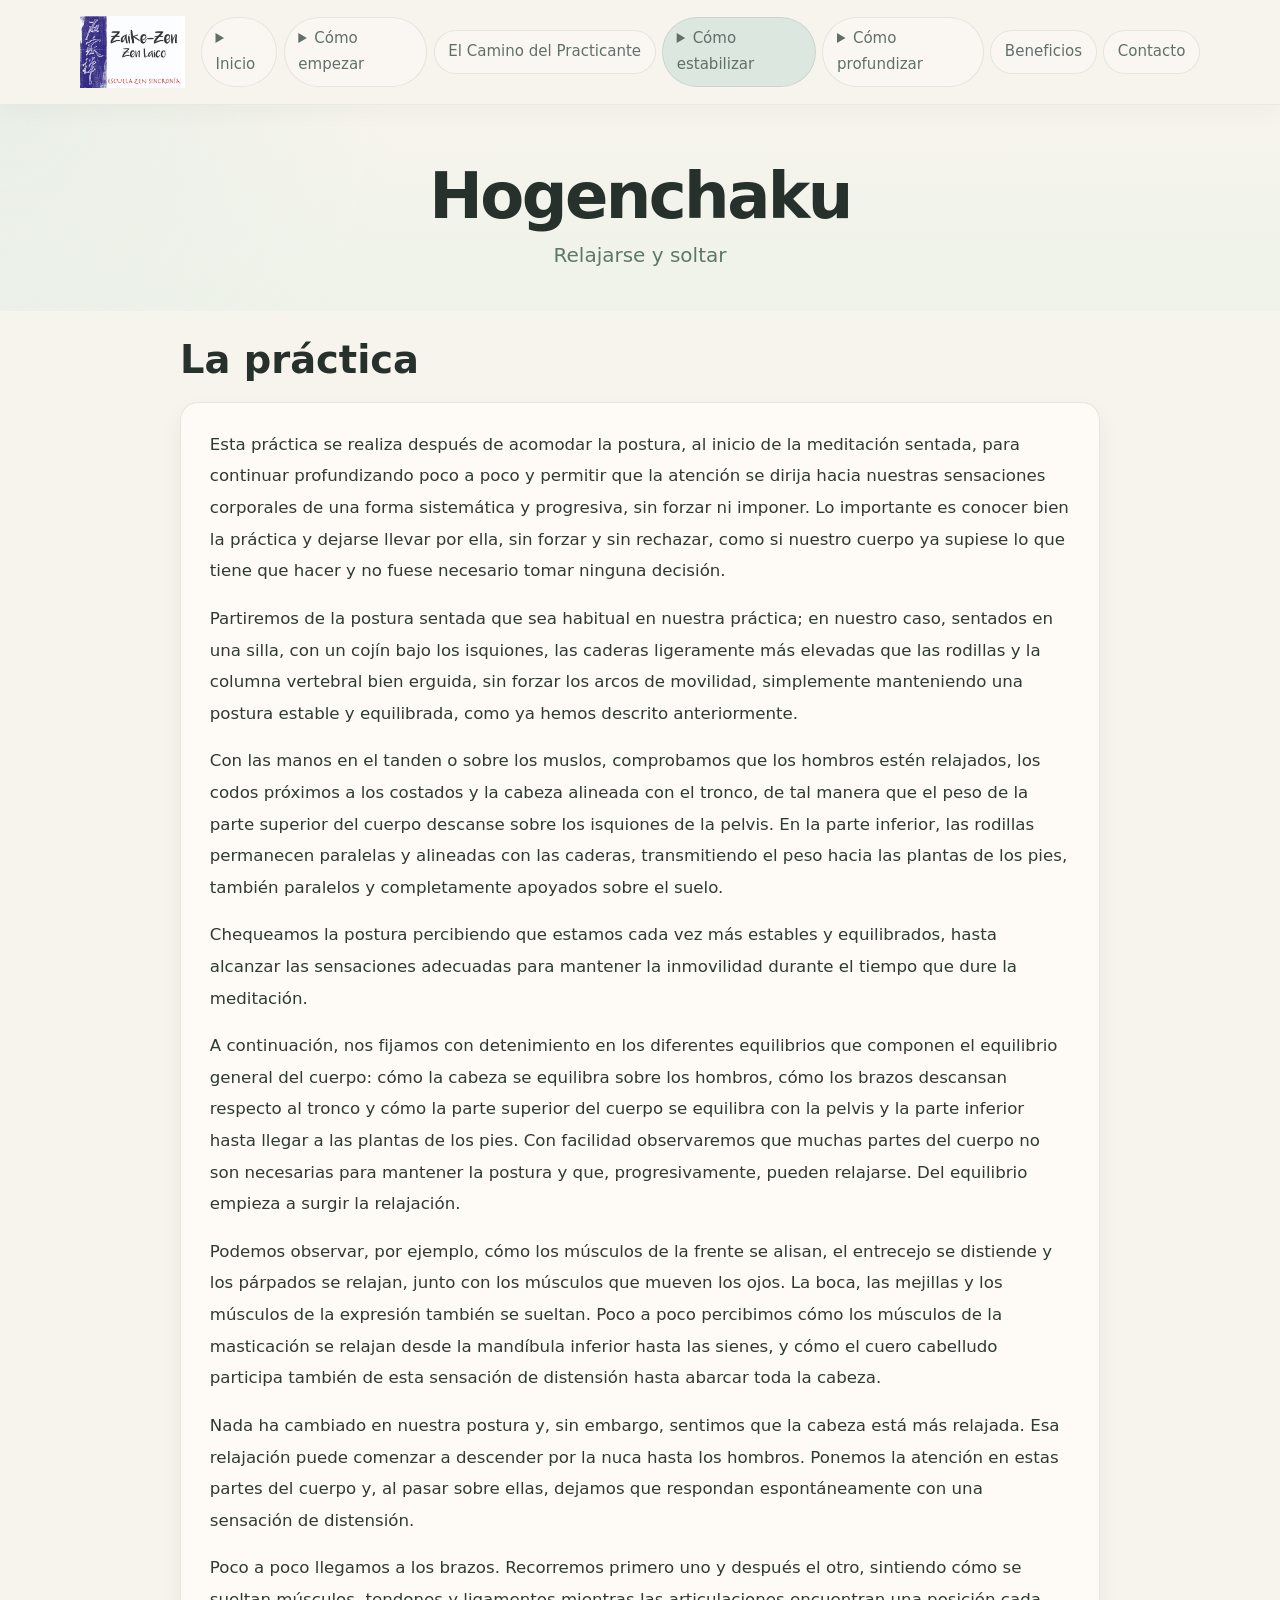
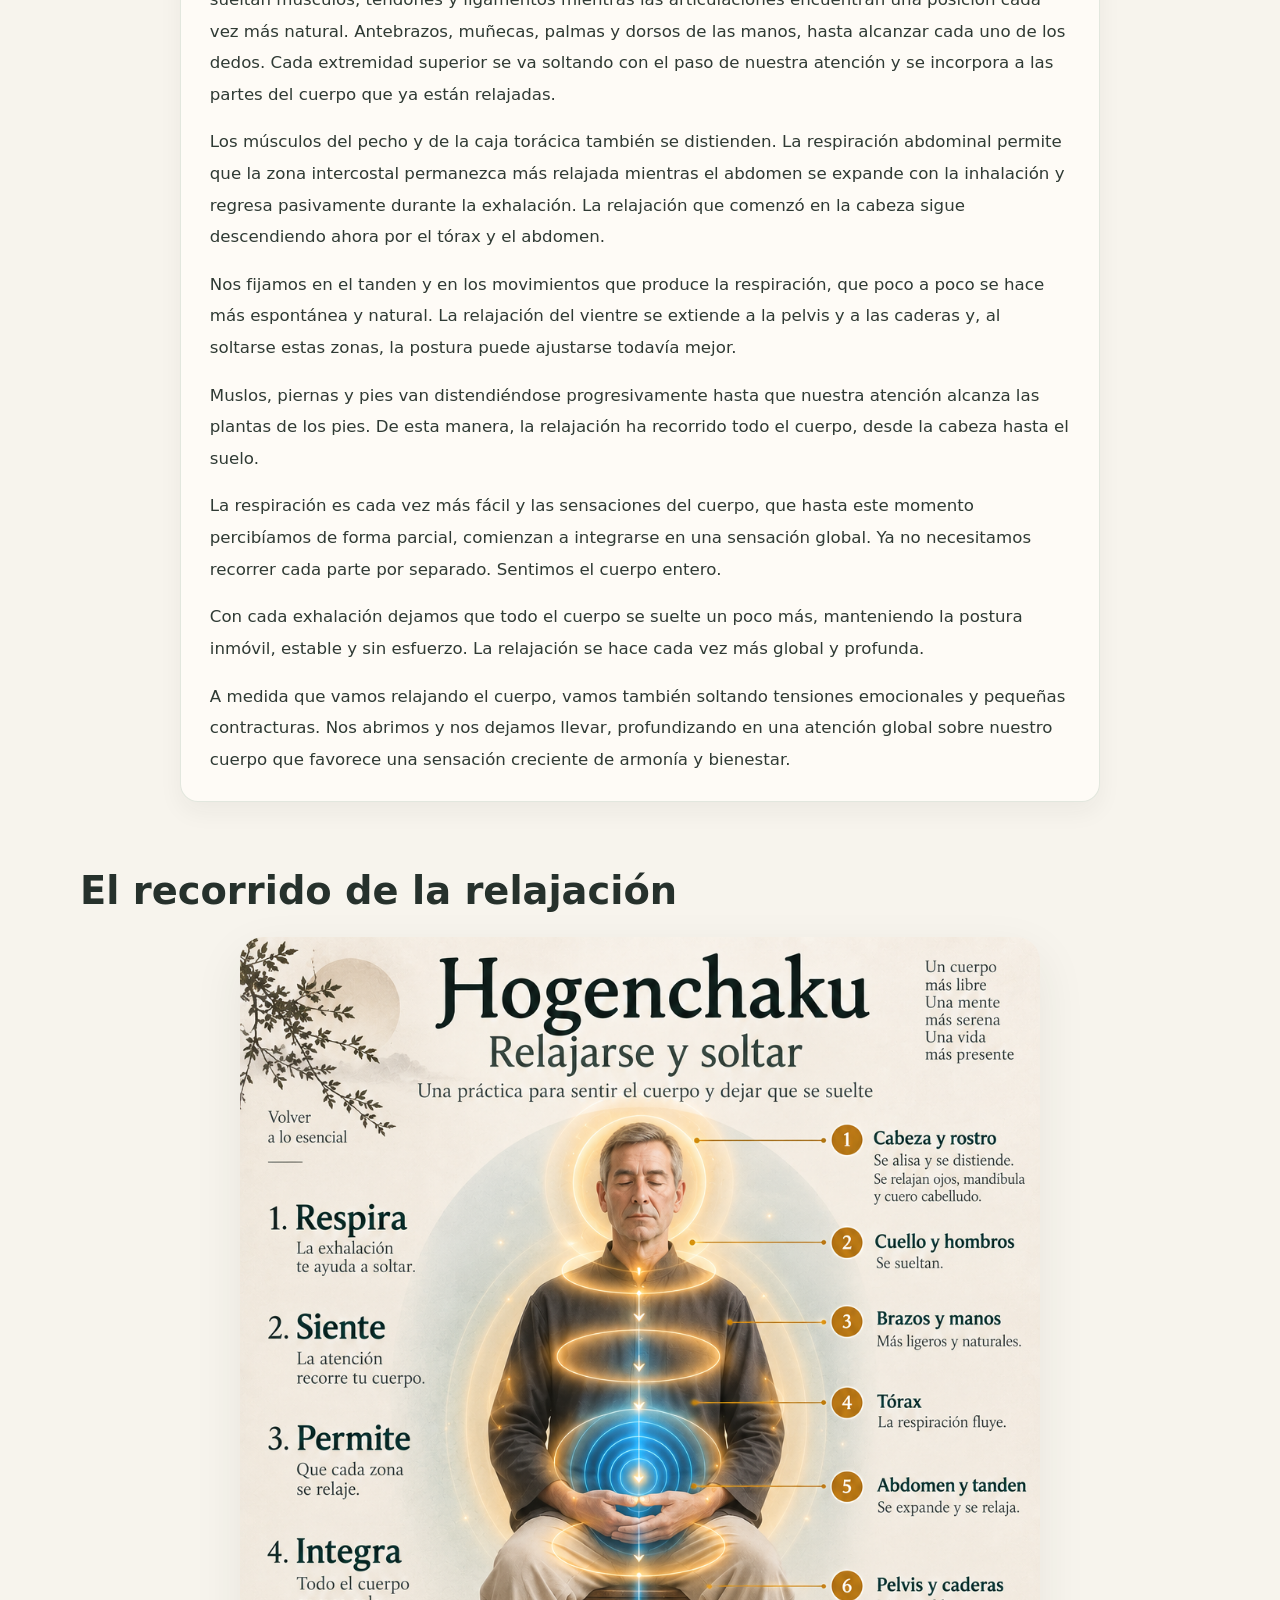
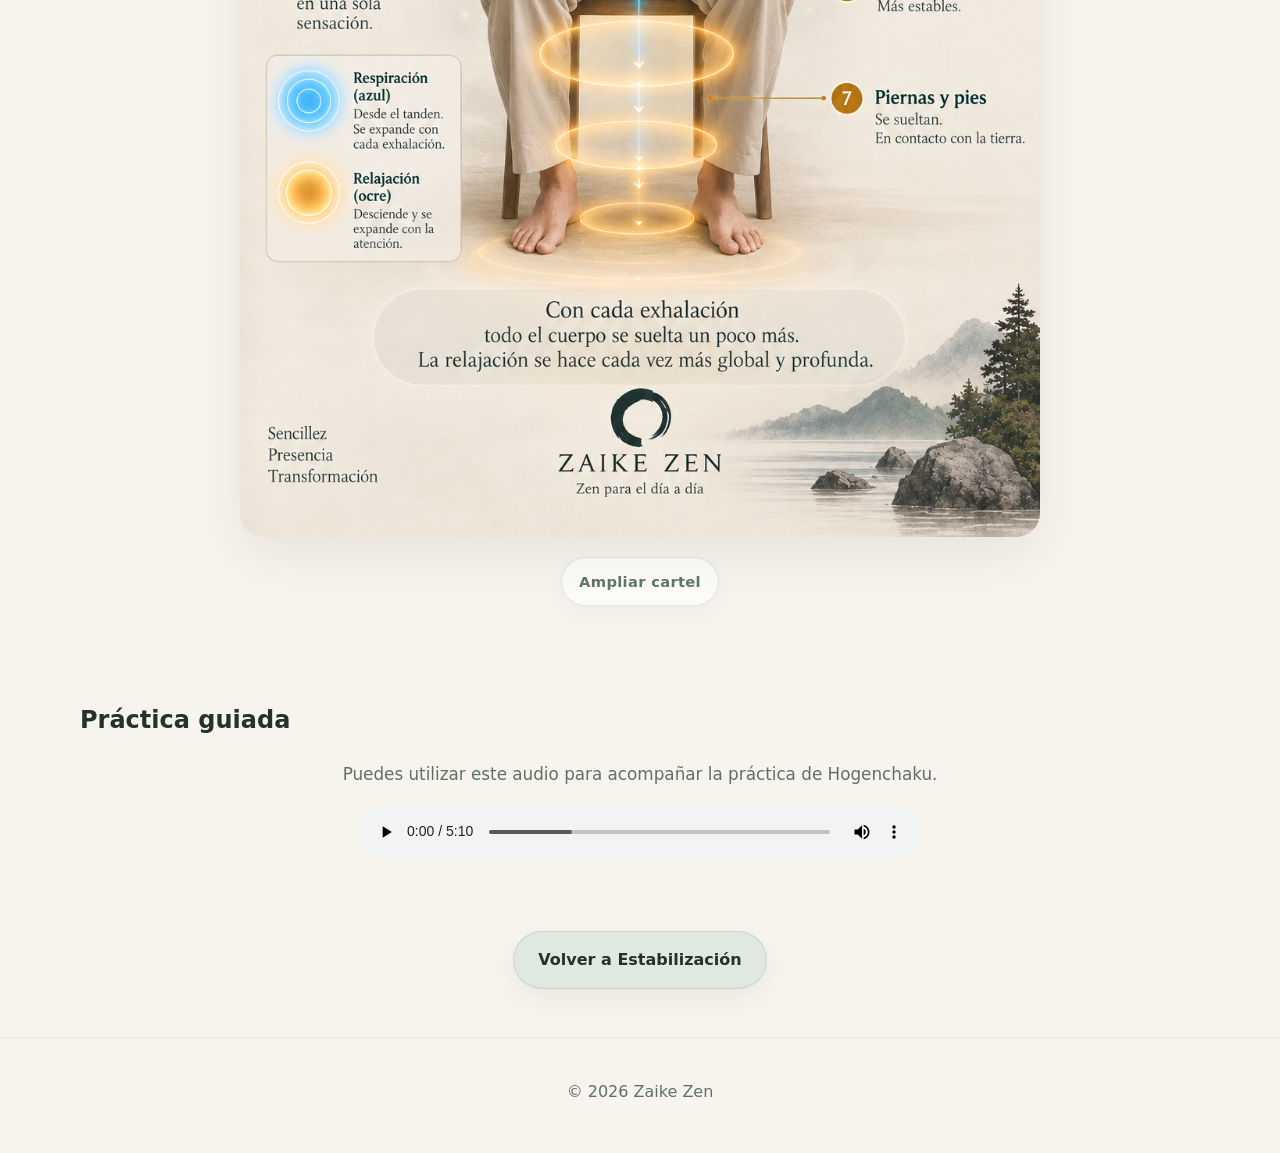
<file: hogenchaku.html>
<!DOCTYPE html>
<html lang="es">
<head>
  <meta charset="UTF-8">
  <meta name="viewport" content="width=device-width, initial-scale=1.0">

  <title>Hogenchaku · Relajarse y soltar | Zaike Zen</title>
  <meta name="description" content="Práctica de Hogenchaku para relajar progresivamente el cuerpo al comienzo de la meditación sentada, integrando postura, respiración y atención.">

  <link rel="canonical" href="https://zaikezen.es/hogenchaku.html">
  <link rel="stylesheet" href="style.css">

  <style>
    .container { width: min(92%, 1120px); margin: 0 auto; }

    .topbar {
      position: sticky;
      top: 0;
      z-index: 20;
      backdrop-filter: blur(14px);
      background: rgba(247, 244, 237, 0.72);
      border-bottom: 1px solid rgba(126, 154, 132, 0.12);
      box-shadow: 0 6px 24px rgba(38, 49, 44, 0.04);
    }

    .nav { display: flex; align-items: center; justify-content: space-between; padding: 1rem 0; gap: 1rem; }

    .brand {
      font-weight: 800;
      letter-spacing: 0.08em;
      text-transform: uppercase;
      color: #26312c;
    }

    .brand span { color: #5f7865; }

    .nav-links {
      display: flex;
      gap: 0.4rem;
      align-items: center;
    }

    .nav-links a.active {
      background-color: #dbe7df;
      font-weight: 500;
    }

    .nav-dropdown summary.active {
      background-color: #dbe7df;
      font-weight: 500;
    }

    .nav-links a {
      color: #607068;
      font-size: 0.94rem;
      padding: 0.5rem 0.85rem;
      border-radius: 999px;
      text-decoration: none;
      white-space: nowrap;
      transition: all 0.25s ease;
      background: rgba(255,255,255,0.35);
      border: 1px solid rgba(120,140,125,0.18);
    }

    .nav-links a:hover {
      color: #5f7865;
      background: rgba(255,255,255,0.85);
      border-color: rgba(93,122,100,0.35);
      box-shadow: 0 6px 18px rgba(40,60,45,0.08);
      transform: translateY(-1px);
    }

    .nav-links a:active {
      transform: scale(0.97);
    }

    .nav-dropdown {
      position: relative;
      display: inline-block;
    }

    .nav-dropdown summary {
      cursor: pointer;
      padding: 0.5rem 0.85rem;
      border-radius: 999px;
      background: rgba(255,255,255,0.35);
      border: 1px solid rgba(120,140,125,0.18);
      color: #607068;
      font-size: 0.94rem;
      transition: all 0.25s ease;
    }

    .nav-dropdown summary:hover {
      color: #5f7865;
      background: rgba(255,255,255,0.85);
      border-color: rgba(93,122,100,0.35);
      box-shadow: 0 6px 18px rgba(40,60,45,0.08);
      transform: translateY(-1px);
    }

    .nav-dropdown ul {
      list-style: none;
      margin: 0;
      padding: 0;
      position: absolute;
      top: 100%;
      left: 0;
      background: rgba(255,255,255,0.9);
      border: 1px solid rgba(120,144,126,0.2);
      border-radius: 12px;
      box-shadow: 0 10px 30px rgba(38,49,44,0.08);
      min-width: 200px;
      z-index: 10;
      display: none;
    }

    .nav-dropdown[open] ul {
      display: block;
    }

    .nav-dropdown li {
      border-bottom: 1px solid rgba(120,144,126,0.1);
    }

    .nav-dropdown li:last-child {
      border-bottom: none;
    }

    .nav-dropdown a {
      display: block;
      padding: 0.75rem 1rem;
      color: #607068;
      text-decoration: none;
      transition: background 0.2s ease;
    }

    .nav-dropdown a:hover {
      background: rgba(126,154,132,0.1);
      color: #5f7865;
    }

    .mobile-menu-toggle,
    .mobile-menu-panel {
      display: none;
    }

    .mobile-menu-toggle {
      align-items: center;
      justify-content: center;
      padding: 0.55rem 0.9rem;
      border-radius: 999px;
      border: 1px solid rgba(120,140,125,0.18);
      background: rgba(255,255,255,0.55);
      color: #607068;
      font: inherit;
      font-size: 0.94rem;
      cursor: pointer;
      box-shadow: 0 10px 30px rgba(38,49,44,0.08);
    }

    .mobile-menu-panel {
      width: 100%;
      gap: 1rem;
      padding: 1rem;
      border: 1px solid rgba(120,144,126,0.2);
      border-radius: 18px;
      background: rgba(255,255,255,0.82);
      box-shadow: 0 10px 30px rgba(38,49,44,0.08);
    }

    .mobile-menu-group {
      display: grid;
      gap: 0.35rem;
    }

    .mobile-menu-group p {
      color: #5f7865;
      font-size: 0.86rem;
      font-weight: 700;
      margin-bottom: 0.1rem;
    }

    .mobile-menu-panel a {
      color: #607068;
      padding: 0.55rem 0;
      border-bottom: 1px solid rgba(120,144,126,0.12);
    }

    .mobile-menu-panel a.active {
      background-color: #dbe7df;
      font-weight: 500;
    }

    .mobile-menu-panel a:last-child {
      border-bottom: 0;
    }

    .brand-logo {
      display: flex;
      align-items: center;
      text-decoration: none;
    }

    .header-logo {
      height: 72px;
      width: auto;
      display: block;
      object-fit: contain;
    }

    .hero {
      padding: 3.5rem 0 2.5rem;
      text-align: center;
    }

    .hero-content {
      max-width: 760px;
      margin: 0 auto;
    }

    .hero h1 {
      margin: 0 0 0.5rem;
      font-size: clamp(2.3rem, 5vw, 4rem);
      line-height: 1.1;
      color: #26312c;
      letter-spacing: -0.04em;
    }

    .hero p {
      margin: 0;
      color: #5f7865;
      font-size: clamp(1rem, 2.3vw, 1.25rem);
      line-height: 1.6;
    }

    .section {
      width: min(92%, 1120px);
      margin: 0 auto;
      padding: 1.6rem 0 2.5rem;
    }

    .practice-block {
      max-width: 920px;
      margin: 0 auto;
    }

    .practice-block h2,
    .hogenchaku-section h2 {
      margin: 0 0 1.2rem;
      font-size: clamp(1.8rem, 3vw, 2.5rem);
      line-height: 1.2;
      color: #26312c;
    }

    .practice-text {
      padding: 1.6rem 1.8rem;
      background: rgba(255, 253, 248, 0.82);
      border: 1px solid rgba(126, 154, 132, 0.22);
      border-radius: 18px;
      box-shadow: 0 10px 24px rgba(38, 49, 44, 0.05);
    }

    .practice-text p {
      margin: 0 0 1rem;
      color: #2f3a34;
      line-height: 1.9;
      font-size: 1.04rem;
      text-align: left;
    }

    .practice-text p:last-child {
      margin-bottom: 0;
    }

    .hogenchaku-cartel-wrapper {
      position: relative;
      width: min(100%, 800px);
      margin: 0 auto;
      padding: 0.25rem 0 1rem;
    }

    .hogenchaku-expand-control {
      display: flex;
      justify-content: center;
      margin-top: 0.25rem;
      padding-bottom: 0.5rem;
    }

    .hogenchaku-expand-button {
      appearance: none;
      border: 1px solid rgba(120, 144, 126, 0.2);
      border-radius: 999px;
      background: rgba(255, 255, 255, 0.66);
      color: #5f7865;
      font: inherit;
      font-size: 0.92rem;
      font-weight: 600;
      letter-spacing: 0.02em;
      padding: 0.7rem 1.1rem;
      cursor: pointer;
      transition: transform 0.2s ease, box-shadow 0.2s ease, border-color 0.2s ease;
      box-shadow: 0 8px 20px rgba(38, 49, 44, 0.04);
    }

    .hogenchaku-expand-button:hover,
    .hogenchaku-expand-button:focus-visible {
      transform: translateY(-1px);
      border-color: rgba(95, 120, 101, 0.34);
      box-shadow: 0 12px 24px rgba(38, 49, 44, 0.08);
      outline: none;
    }

    .hogenchaku-cartel {
      display: block;
      width: 100%;
      height: auto;
      max-width: 800px;
      margin: 0 auto;
      border-radius: 24px;
      box-shadow: 0 18px 50px rgba(38, 49, 44, 0.08);
    }

    .hogenchaku-modal-backdrop {
      position: fixed;
      inset: 0;
      display: flex;
      align-items: center;
      justify-content: center;
      padding: 1.2rem;
      background: rgba(20, 25, 23, 0.46);
      backdrop-filter: blur(2px);
      z-index: 200;
      opacity: 0;
      visibility: hidden;
      pointer-events: none;
      transition: opacity 0.2s ease, visibility 0.2s ease;
    }

    .hogenchaku-modal-backdrop.is-open {
      opacity: 1;
      visibility: visible;
      pointer-events: auto;
    }

    .hogenchaku-modal-panel {
      position: relative;
      width: min(95vw, 1280px);
      max-height: 90vh;
      overflow: auto;
      padding: 2.25rem 1rem 1rem;
      border-radius: 24px;
      background: rgba(247, 244, 237, 0.98);
      border: 1px solid rgba(126, 154, 132, 0.2);
      box-shadow: 0 18px 64px rgba(24, 31, 28, 0.14);
      scrollbar-width: thin;
    }

    .hogenchaku-modal-panel::-webkit-scrollbar {
      width: 8px;
    }

    .hogenchaku-modal-panel::-webkit-scrollbar-thumb {
      background: rgba(95, 120, 101, 0.34);
      border-radius: 999px;
    }

    .hogenchaku-modal-close {
      position: absolute;
      top: 0.7rem;
      right: 0.8rem;
      width: 2.2rem;
      height: 2.2rem;
      border: 1px solid rgba(120, 144, 126, 0.24);
      border-radius: 50%;
      background: rgba(255, 255, 255, 0.8);
      color: #2f3a34;
      font-size: 1.3rem;
      line-height: 1;
      cursor: pointer;
      display: inline-flex;
      align-items: center;
      justify-content: center;
      z-index: 2;
    }

    .hogenchaku-modal-close:hover,
    .hogenchaku-modal-close:focus-visible {
      outline: none;
      border-color: rgba(95, 120, 101, 0.34);
      box-shadow: 0 8px 20px rgba(38, 49, 44, 0.1);
    }

    .hogenchaku-modal-content {
      width: min(100%, 1180px);
      margin: 0 auto;
    }

    .hogenchaku-modal-content .hogenchaku-cartel-wrapper {
      width: min(100%, 1200px);
      max-width: none;
      padding: 0;
    }

    .hogenchaku-modal-content .hogenchaku-cartel {
      max-width: none;
    }

    body.modal-open {
      overflow: hidden;
    }

    .hogenchaku-overlay {
      position: absolute;
      inset: 0;
      pointer-events: none;
      overflow: hidden;
      border-radius: 24px;
    }

    .image-echo {
      position: absolute;
      inset: 0;
      width: 100%;
      height: 100%;
      object-fit: contain;
      pointer-events: none;
      display: block;
      opacity: 0;
      transform-origin: center center;
      filter: brightness(1.20) saturate(1.15) drop-shadow(0 0 6px rgba(188, 152, 84, 0.25));
    }

    .tanden-copy {
      clip-path: polygon(41% 51%, 59% 51%, 59% 63%, 41% 63%);
      filter: brightness(1.22) saturate(1.22) drop-shadow(0 0 8px rgba(68, 138, 203, 0.35));
      animation: tandenPulse 4.8s ease-in-out infinite;
    }

    .yellow-copy {
      clip-path: polygon(44% 9%, 56% 9%, 56% 23%, 44% 23%);
      filter: brightness(1.22) saturate(1.10) drop-shadow(0 0 6px rgba(188, 152, 84, 0.30));
      animation: yellowZonePulse 16.6s ease-in-out infinite;
    }

    .yellow-copy-1 { clip-path: polygon(43% 9%, 57% 9%, 57% 22%, 43% 22%); animation-delay: 0s; }
    .yellow-copy-2 { clip-path: polygon(41% 22%, 59% 22%, 59% 31%, 41% 31%); animation-delay: 1.9s; }
    .yellow-copy-3 { clip-path: polygon(39% 31%, 61% 31%, 61% 46%, 39% 46%); animation-delay: 3.9s; }
    .yellow-copy-4 { clip-path: polygon(41% 46%, 59% 46%, 59% 58%, 41% 58%); animation-delay: 5.9s; }
    .yellow-copy-5 { clip-path: polygon(38% 58%, 62% 58%, 62% 68%, 38% 68%); animation-delay: 8.0s; }
    .yellow-copy-6 { clip-path: polygon(40% 68%, 60% 68%, 60% 81%, 40% 81%); animation-delay: 10.0s; }
    .yellow-copy-7 { clip-path: polygon(37% 81%, 63% 81%, 63% 90%, 37% 90%); animation-delay: 12.0s; }
    .yellow-copy-8 { clip-path: polygon(42% 90%, 58% 90%, 58% 96%, 42% 96%); animation-delay: 14.0s; }

    .global-halo {
      position: absolute;
      left: 50%;
      top: 50%;
      width: 42%;
      height: 74%;
      transform: translate(-50%, -50%);
      border: 2px solid rgba(180, 141, 62, 0.72);
      border-radius: 46% / 52%;
      opacity: 0;
      background: rgba(180, 141, 62, 0.03);
      animation: globalPulse 4.8s ease-in-out infinite;
      animation-delay: 16s;
    }

    .audio-block {
      max-width: 720px;
      margin: 0 auto;
      text-align: center;
    }

    .audio-block p {
      margin: 0 0 1rem;
      color: #607068;
      font-size: 1.05rem;
      line-height: 1.7;
    }

    audio {
      width: min(100%, 560px);
      display: block;
      margin: 0 auto;
      border-radius: 16px;
    }

    .cta-section {
      display: flex;
      justify-content: center;
      padding-top: 1rem;
      padding-bottom: 3rem;
    }

    .button {
      display: inline-flex;
      align-items: center;
      justify-content: center;
      padding: 0.9rem 1.5rem;
      border-radius: 999px;
      background: #dfe9df;
      color: #26312c;
      text-decoration: none;
      font-weight: 700;
      border: 1px solid rgba(126, 154, 132, 0.24);
      transition: transform 0.2s ease, box-shadow 0.2s ease;
      box-shadow: 0 10px 24px rgba(38, 49, 44, 0.06);
    }

    .button:hover {
      transform: translateY(-1px);
      box-shadow: 0 12px 28px rgba(38, 49, 44, 0.1);
    }

    footer {
      padding: 1.5rem 0 2rem;
      text-align: center;
      color: #607068;
      border-top: 1px solid rgba(126,154,132,0.12);
    }

    @keyframes tandenPulse {
      0% {
        opacity: 0;
        transform: scale(1);
      }
      18% {
        opacity: 0.65;
        transform: scale(1.015);
      }
      48% {
        opacity: 0.28;
        transform: scale(1.022);
      }
      100% {
        opacity: 0;
        transform: scale(1.025);
      }
    }

    @keyframes yellowZonePulse {
      0%, 10% {
        opacity: 0;
        transform: scale(1);
      }
      18%, 28% {
        opacity: 0.70;
        transform: scale(1.010);
      }
      34%, 100% {
        opacity: 0;
        transform: scale(1.018);
      }
    }

    @keyframes globalPulse {
      0% {
        opacity: 0;
        transform: translate(-50%, -50%) scale(0.98);
      }
      20% {
        opacity: 0.7;
      }
      48% {
        opacity: 0.42;
        transform: translate(-50%, -50%) scale(1.03);
      }
      72% {
        opacity: 0.18;
      }
      100% {
        opacity: 0;
        transform: translate(-50%, -50%) scale(1.08);
      }
    }

    @media (max-width: 900px) {
      .practice-text {
        padding: 1.25rem 1.2rem;
      }
    }

    @media (max-width: 640px) {
      .nav {
        width: min(92%, 1120px);
        display: grid;
        grid-template-columns: 1fr auto;
        align-items: center;
      }

      .brand-logo {
        grid-column: 1;
      }

      .nav-links {
        display: none;
      }

      .mobile-menu-toggle {
        display: inline-flex;
        grid-column: 2;
        justify-self: end;
        min-height: 42px;
        padding: 0.55rem 1rem;
        background: rgba(255,255,255,0.72);
        border-color: rgba(120,144,126,0.24);
        color: #5f7865;
        font-weight: 700;
      }

      .mobile-menu-panel.is-open {
        display: grid;
      }

      .mobile-menu-panel {
        grid-column: 1 / -1;
        margin-top: 0.75rem;
        padding: 1.1rem;
        gap: 1.15rem;
        border-radius: 22px;
        background: rgba(255,253,248,0.92);
        border: 1px solid rgba(120,144,126,0.18);
        box-shadow: 0 18px 44px rgba(38,49,44,0.1);
        backdrop-filter: blur(12px);
      }

      .mobile-menu-group {
        gap: 0.2rem;
        padding-bottom: 0.85rem;
        border-bottom: 1px solid rgba(120,144,126,0.12);
      }

      .mobile-menu-group:last-child {
        padding-bottom: 0;
        border-bottom: 0;
      }

      .mobile-menu-group p {
        margin-bottom: 0.35rem;
        font-size: 0.78rem;
        letter-spacing: 0.08em;
        text-transform: uppercase;
        color: rgba(95,120,101,0.9);
      }

      .mobile-menu-panel a {
        padding: 0.62rem 0.2rem;
        border-bottom: 0;
        color: #2f3a34;
        line-height: 1.35;
      }

      .mobile-menu-panel a:active {
        color: #5f7865;
        transform: scale(0.99);
      }

      .nav-dropdown ul {
        position: static;
        width: 100%;
        min-width: none;
      }

      .header-logo {
        height: 58px;
      }
    }

    @media (prefers-reduced-motion: reduce) {
      *, *::before, *::after {
        animation-duration: 0.001ms !important;
        animation-iteration-count: 1 !important;
        transition-duration: 0.001ms !important;
        scroll-behavior: auto !important;
      }

      .hogenchaku-overlay {
        opacity: 0.7;
      }
    }
  </style>
</head>

<body>

<header class="topbar">
  <div class="container nav">
    <a href="index.html#inicio" class="brand brand-logo" aria-label="Zaike Zen">
      <img src="Imagen-zaike-zen.jpg" alt="Zaike Zen - Zen laico" class="header-logo">
    </a>
    <nav class="nav-links" aria-label="Navegación principal">
      <details class="nav-dropdown">
        <summary>Inicio</summary>
        <ul>
          <li><a href="index.html#inicio">Inicio</a></li>
          <li><a href="index.html#que-es-meditar">Qué es meditar</a></li>
          <li><a href="index.html#zen">Qué es Zaike Zen</a></li>
        </ul>
      </details>

      <details class="nav-dropdown">
        <summary>Cómo empezar</summary>
        <ul>
          <li><a href="index.html#rutina-sugerida">Rutina sugerida</a></li>
          <li><a href="como-empezar-a-meditar.html">Empezar desde cero</a></li>
          <li><a href="cuanto-tiempo-meditar-al-dia.html">Cuánto tiempo meditar</a></li>
          <li><a href="index.html#meditaciones">Consignas básicas</a></li>
          <li><a href="index.html#postura-sentada">Postura sentada</a></li>
          <li><a href="index.html#respiracion-tanden">Respiración Tanden</a></li>
          <li><a href="index.html#atencion">Atención</a></li>
        </ul>
      </details>

      <a href="camino-del-practicante.html">El Camino del Practicante</a>
      <details class="nav-dropdown">
        <summary class="active">Cómo estabilizar</summary>
        <ul>
          <li><a href="como-estabilizar.html">Visión general</a></li>
          <li><a href="automasaje.html">Automasaje</a></li>
          <li><a href="meditacion-movimiento.html">Meditación en movimiento</a></li>
          <li><a href="hogenchaku.html" class="active">Hogenchaku</a></li>
          <li><a aria-disabled="true">Nanso</a></li>
          <li><a aria-disabled="true">Susokukan</a></li>
          <li><a aria-disabled="true">Naikan</a></li>
        </ul>
      </details>
      <details class="nav-dropdown">
        <summary>Cómo profundizar</summary>
        <ul>
          <li><a href="index.html#textos">Impermanencia y realidad</a></li>
          <li><a href="index.html#textos">Vacuidad y no dualidad</a></li>
          <li><a href="index.html#textos">Patrones y transformación</a></li>
          <li><a href="index.html#textos">Compasión y acción</a></li>
        </ul>
      </details>

      <a href="beneficios-meditacion.html">Beneficios</a>
      <a href="index.html#contacto">Contacto</a>
    </nav>
    <button class="mobile-menu-toggle" type="button" aria-expanded="false" aria-controls="mobile-menu-panel">Menú</button>
    <nav class="mobile-menu-panel" id="mobile-menu-panel" aria-label="Menú móvil">
      <div class="mobile-menu-group">
        <p>Inicio</p>
        <a href="index.html#inicio">Inicio</a>
        <a href="index.html#que-es-meditar">Qué es meditar</a>
        <a href="index.html#zen">Qué es Zaike Zen</a>
      </div>

      <div class="mobile-menu-group">
        <p>Cómo empezar</p>
        <a href="index.html#rutina-sugerida">Rutina sugerida</a>
        <a href="como-empezar-a-meditar.html">Empezar desde cero</a>
        <a href="cuanto-tiempo-meditar-al-dia.html">Cuánto tiempo meditar</a>
        <a href="index.html#meditaciones">Consignas básicas</a>
        <a href="index.html#postura-sentada">Postura sentada</a>
        <a href="index.html#respiracion-tanden">Respiración Tanden</a>
        <a href="index.html#atencion">Atención</a>
      </div>
      <a href="camino-del-practicante.html">El Camino del Practicante</a>

      <div class="mobile-menu-group">
        <p>Cómo estabilizar</p>
        <a href="como-estabilizar.html">Visión general</a>
        <a href="automasaje.html">Automasaje</a>
        <a href="meditacion-movimiento.html">Meditación en movimiento</a>
        <a href="hogenchaku.html" class="active">Hogenchaku</a>
        <a aria-disabled="true">Nanso</a>
        <a aria-disabled="true">Susokukan</a>
        <a aria-disabled="true">Naikan</a>
      </div>

      <div class="mobile-menu-group">
        <p>Profundizar</p>
        <a href="index.html#textos">Impermanencia y realidad</a>
        <a href="index.html#textos">Vacuidad y no dualidad</a>
        <a href="index.html#textos">Patrones y transformación</a>
        <a href="index.html#textos">Compasión y acción</a>
      </div>

      <div class="mobile-menu-group">
        <a href="beneficios-meditacion.html">Beneficios</a>
        <a href="index.html#contacto">Contacto</a>
      </div>
    </nav>
  </div>
</header>

<main>
  <section class="hero" aria-labelledby="hogenchaku-titulo">
    <div class="hero-content">
      <h1 id="hogenchaku-titulo">Hogenchaku</h1>
      <p>Relajarse y soltar</p>
    </div>
  </section>

  <section class="section practice-block" aria-labelledby="la-practica-titulo">
    <h2 id="la-practica-titulo">La práctica</h2>
    <div class="practice-text">
      <p>Esta práctica se realiza después de acomodar la postura, al inicio de la meditación sentada, para continuar profundizando poco a poco y permitir que la atención se dirija hacia nuestras sensaciones corporales de una forma sistemática y progresiva, sin forzar ni imponer. Lo importante es conocer bien la práctica y dejarse llevar por ella, sin forzar y sin rechazar, como si nuestro cuerpo ya supiese lo que tiene que hacer y no fuese necesario tomar ninguna decisión.</p>
      <p>Partiremos de la postura sentada que sea habitual en nuestra práctica; en nuestro caso, sentados en una silla, con un cojín bajo los isquiones, las caderas ligeramente más elevadas que las rodillas y la columna vertebral bien erguida, sin forzar los arcos de movilidad, simplemente manteniendo una postura estable y equilibrada, como ya hemos descrito anteriormente.</p>
      <p>Con las manos en el tanden o sobre los muslos, comprobamos que los hombros estén relajados, los codos próximos a los costados y la cabeza alineada con el tronco, de tal manera que el peso de la parte superior del cuerpo descanse sobre los isquiones de la pelvis. En la parte inferior, las rodillas permanecen paralelas y alineadas con las caderas, transmitiendo el peso hacia las plantas de los pies, también paralelos y completamente apoyados sobre el suelo.</p>
      <p>Chequeamos la postura percibiendo que estamos cada vez más estables y equilibrados, hasta alcanzar las sensaciones adecuadas para mantener la inmovilidad durante el tiempo que dure la meditación.</p>
      <p>A continuación, nos fijamos con detenimiento en los diferentes equilibrios que componen el equilibrio general del cuerpo: cómo la cabeza se equilibra sobre los hombros, cómo los brazos descansan respecto al tronco y cómo la parte superior del cuerpo se equilibra con la pelvis y la parte inferior hasta llegar a las plantas de los pies. Con facilidad observaremos que muchas partes del cuerpo no son necesarias para mantener la postura y que, progresivamente, pueden relajarse. Del equilibrio empieza a surgir la relajación.</p>
      <p>Podemos observar, por ejemplo, cómo los músculos de la frente se alisan, el entrecejo se distiende y los párpados se relajan, junto con los músculos que mueven los ojos. La boca, las mejillas y los músculos de la expresión también se sueltan. Poco a poco percibimos cómo los músculos de la masticación se relajan desde la mandíbula inferior hasta las sienes, y cómo el cuero cabelludo participa también de esta sensación de distensión hasta abarcar toda la cabeza.</p>
      <p>Nada ha cambiado en nuestra postura y, sin embargo, sentimos que la cabeza está más relajada. Esa relajación puede comenzar a descender por la nuca hasta los hombros. Ponemos la atención en estas partes del cuerpo y, al pasar sobre ellas, dejamos que respondan espontáneamente con una sensación de distensión.</p>
      <p>Poco a poco llegamos a los brazos. Recorremos primero uno y después el otro, sintiendo cómo se sueltan músculos, tendones y ligamentos mientras las articulaciones encuentran una posición cada vez más natural. Antebrazos, muñecas, palmas y dorsos de las manos, hasta alcanzar cada uno de los dedos. Cada extremidad superior se va soltando con el paso de nuestra atención y se incorpora a las partes del cuerpo que ya están relajadas.</p>
      <p>Los músculos del pecho y de la caja torácica también se distienden. La respiración abdominal permite que la zona intercostal permanezca más relajada mientras el abdomen se expande con la inhalación y regresa pasivamente durante la exhalación. La relajación que comenzó en la cabeza sigue descendiendo ahora por el tórax y el abdomen.</p>
      <p>Nos fijamos en el tanden y en los movimientos que produce la respiración, que poco a poco se hace más espontánea y natural. La relajación del vientre se extiende a la pelvis y a las caderas y, al soltarse estas zonas, la postura puede ajustarse todavía mejor.</p>
      <p>Muslos, piernas y pies van distendiéndose progresivamente hasta que nuestra atención alcanza las plantas de los pies. De esta manera, la relajación ha recorrido todo el cuerpo, desde la cabeza hasta el suelo.</p>
      <p>La respiración es cada vez más fácil y las sensaciones del cuerpo, que hasta este momento percibíamos de forma parcial, comienzan a integrarse en una sensación global. Ya no necesitamos recorrer cada parte por separado. Sentimos el cuerpo entero.</p>
      <p>Con cada exhalación dejamos que todo el cuerpo se suelte un poco más, manteniendo la postura inmóvil, estable y sin esfuerzo. La relajación se hace cada vez más global y profunda.</p>
      <p>A medida que vamos relajando el cuerpo, vamos también soltando tensiones emocionales y pequeñas contracturas. Nos abrimos y nos dejamos llevar, profundizando en una atención global sobre nuestro cuerpo que favorece una sensación creciente de armonía y bienestar.</p>
    </div>
  </section>

  <section class="section hogenchaku-section" aria-labelledby="recorrido-titulo">
    <h2 id="recorrido-titulo">El recorrido de la relajación</h2>
    <div class="hogenchaku-cartel-wrapper" aria-label="Cartel de Hogenchaku">
      <img class="hogenchaku-cartel" src="cartel-hogenchaku.png" alt="Cartel de Hogenchaku con recorrido progresivo de la relajación desde la cabeza hasta los pies y atención a la respiración en el tanden.">
      <div class="hogenchaku-overlay" aria-hidden="true">
        <img class="image-echo tanden-copy" src="cartel-hogenchaku.png" alt="">

        <img class="image-echo yellow-copy yellow-copy-1" src="cartel-hogenchaku.png" alt="">
        <img class="image-echo yellow-copy yellow-copy-2" src="cartel-hogenchaku.png" alt="">
        <img class="image-echo yellow-copy yellow-copy-3" src="cartel-hogenchaku.png" alt="">
        <img class="image-echo yellow-copy yellow-copy-4" src="cartel-hogenchaku.png" alt="">
        <img class="image-echo yellow-copy yellow-copy-5" src="cartel-hogenchaku.png" alt="">
        <img class="image-echo yellow-copy yellow-copy-6" src="cartel-hogenchaku.png" alt="">
        <img class="image-echo yellow-copy yellow-copy-7" src="cartel-hogenchaku.png" alt="">
        <img class="image-echo yellow-copy yellow-copy-8" src="cartel-hogenchaku.png" alt="">

        <span class="global-halo"></span>
      </div>
    </div>
    <div class="hogenchaku-expand-control">
      <button type="button" class="hogenchaku-expand-button" data-open-modal>Ampliar cartel</button>
    </div>
  </section>

  <div class="hogenchaku-modal-backdrop" id="hogenchaku-modal" aria-hidden="true">
    <div class="hogenchaku-modal-panel" role="dialog" aria-modal="true" aria-labelledby="hogenchaku-modal-title" tabindex="-1">
      <button type="button" class="hogenchaku-modal-close" aria-label="Cerrar cartel ampliado" data-close-modal>&times;</button>
      <div class="hogenchaku-modal-content">
        <h2 id="hogenchaku-modal-title" style="position:absolute;left:-9999px;top:auto;width:1px;height:1px;overflow:hidden;">Cartel ampliado de Hogenchaku</h2>
        <div class="hogenchaku-cartel-wrapper" aria-label="Cartel ampliado de Hogenchaku">
          <img class="hogenchaku-cartel" src="cartel-hogenchaku.png" alt="Cartel de Hogenchaku con recorrido progresivo de la relajación desde la cabeza hasta los pies y atención a la respiración en el tanden.">
          <div class="hogenchaku-overlay" aria-hidden="true">
            <img class="image-echo tanden-copy" src="cartel-hogenchaku.png" alt="">

            <img class="image-echo yellow-copy yellow-copy-1" src="cartel-hogenchaku.png" alt="">
            <img class="image-echo yellow-copy yellow-copy-2" src="cartel-hogenchaku.png" alt="">
            <img class="image-echo yellow-copy yellow-copy-3" src="cartel-hogenchaku.png" alt="">
            <img class="image-echo yellow-copy yellow-copy-4" src="cartel-hogenchaku.png" alt="">
            <img class="image-echo yellow-copy yellow-copy-5" src="cartel-hogenchaku.png" alt="">
            <img class="image-echo yellow-copy yellow-copy-6" src="cartel-hogenchaku.png" alt="">
            <img class="image-echo yellow-copy yellow-copy-7" src="cartel-hogenchaku.png" alt="">
            <img class="image-echo yellow-copy yellow-copy-8" src="cartel-hogenchaku.png" alt="">

            <span class="global-halo"></span>
          </div>
        </div>
      </div>
    </div>
  </div>

  <section class="section" aria-labelledby="practica-guiada-titulo">
    <h2 id="practica-guiada-titulo">Práctica guiada</h2>
    <div class="audio-block">
      <p>Puedes utilizar este audio para acompañar la práctica de Hogenchaku.</p>
      <audio controls preload="metadata">
        <source src="audio-hogenchaku.mp3" type="audio/mpeg">
        Tu navegador no admite el elemento de audio.
      </audio>
    </div>
  </section>

  <section class="section cta-section">
    <a class="button" href="como-estabilizar.html">Volver a Estabilización</a>
  </section>
</main>

<footer>
  <p>&copy; 2026 Zaike Zen</p>
</footer>

<script>
  const mobileMenuToggle = document.querySelector('.mobile-menu-toggle');
  const mobileMenuPanel = document.querySelector('.mobile-menu-panel');

  const closeMobileMenu = () => {
    if (!mobileMenuToggle || !mobileMenuPanel) return;
    mobileMenuPanel.classList.remove('is-open');
    mobileMenuToggle.setAttribute('aria-expanded', 'false');
  };

  if (mobileMenuToggle && mobileMenuPanel) {
    mobileMenuToggle.addEventListener('click', () => {
      const isOpen = mobileMenuPanel.classList.toggle('is-open');
      mobileMenuToggle.setAttribute('aria-expanded', String(isOpen));
    });

    mobileMenuPanel.querySelectorAll('a').forEach(link => {
      link.addEventListener('click', closeMobileMenu);
    });
  }

  const modalBackdrop = document.getElementById('hogenchaku-modal');
  const modalPanel = modalBackdrop ? modalBackdrop.querySelector('.hogenchaku-modal-panel') : null;
  const modalCloseButton = modalBackdrop ? modalBackdrop.querySelector('[data-close-modal]') : null;
  const modalOpenButton = document.querySelector('[data-open-modal]');
  const previousFocusable = document.querySelector('body');
  let previousFocus = null;

  const setModalState = (isOpen) => {
    if (!modalBackdrop || !modalPanel || !modalCloseButton) return;

    modalBackdrop.classList.toggle('is-open', isOpen);
    modalBackdrop.setAttribute('aria-hidden', String(!isOpen));
    document.body.classList.toggle('modal-open', isOpen);

    const inertTargets = Array.from(document.body.children).filter((child) => child !== modalBackdrop);
    inertTargets.forEach((element) => {
      if (isOpen) {
        element.setAttribute('inert', 'true');
      } else {
        element.removeAttribute('inert');
      }
    });

    if (isOpen) {
      previousFocus = document.activeElement;
      modalCloseButton.focus();
      modalPanel.scrollTop = 0;
    } else if (previousFocus) {
      previousFocus.focus();
      previousFocus = null;
    }
  };

  const closeModal = () => setModalState(false);

  if (modalOpenButton && modalBackdrop && modalPanel && modalCloseButton) {
    modalOpenButton.addEventListener('click', () => setModalState(true));
    modalCloseButton.addEventListener('click', closeModal);

    modalBackdrop.addEventListener('click', (event) => {
      if (event.target === modalBackdrop) {
        closeModal();
      }
    });

    document.addEventListener('keydown', (event) => {
      if (modalBackdrop.classList.contains('is-open') && event.key === 'Escape') {
        closeModal();
      }
    });
  }
</script>

</body>
</html>
</file>
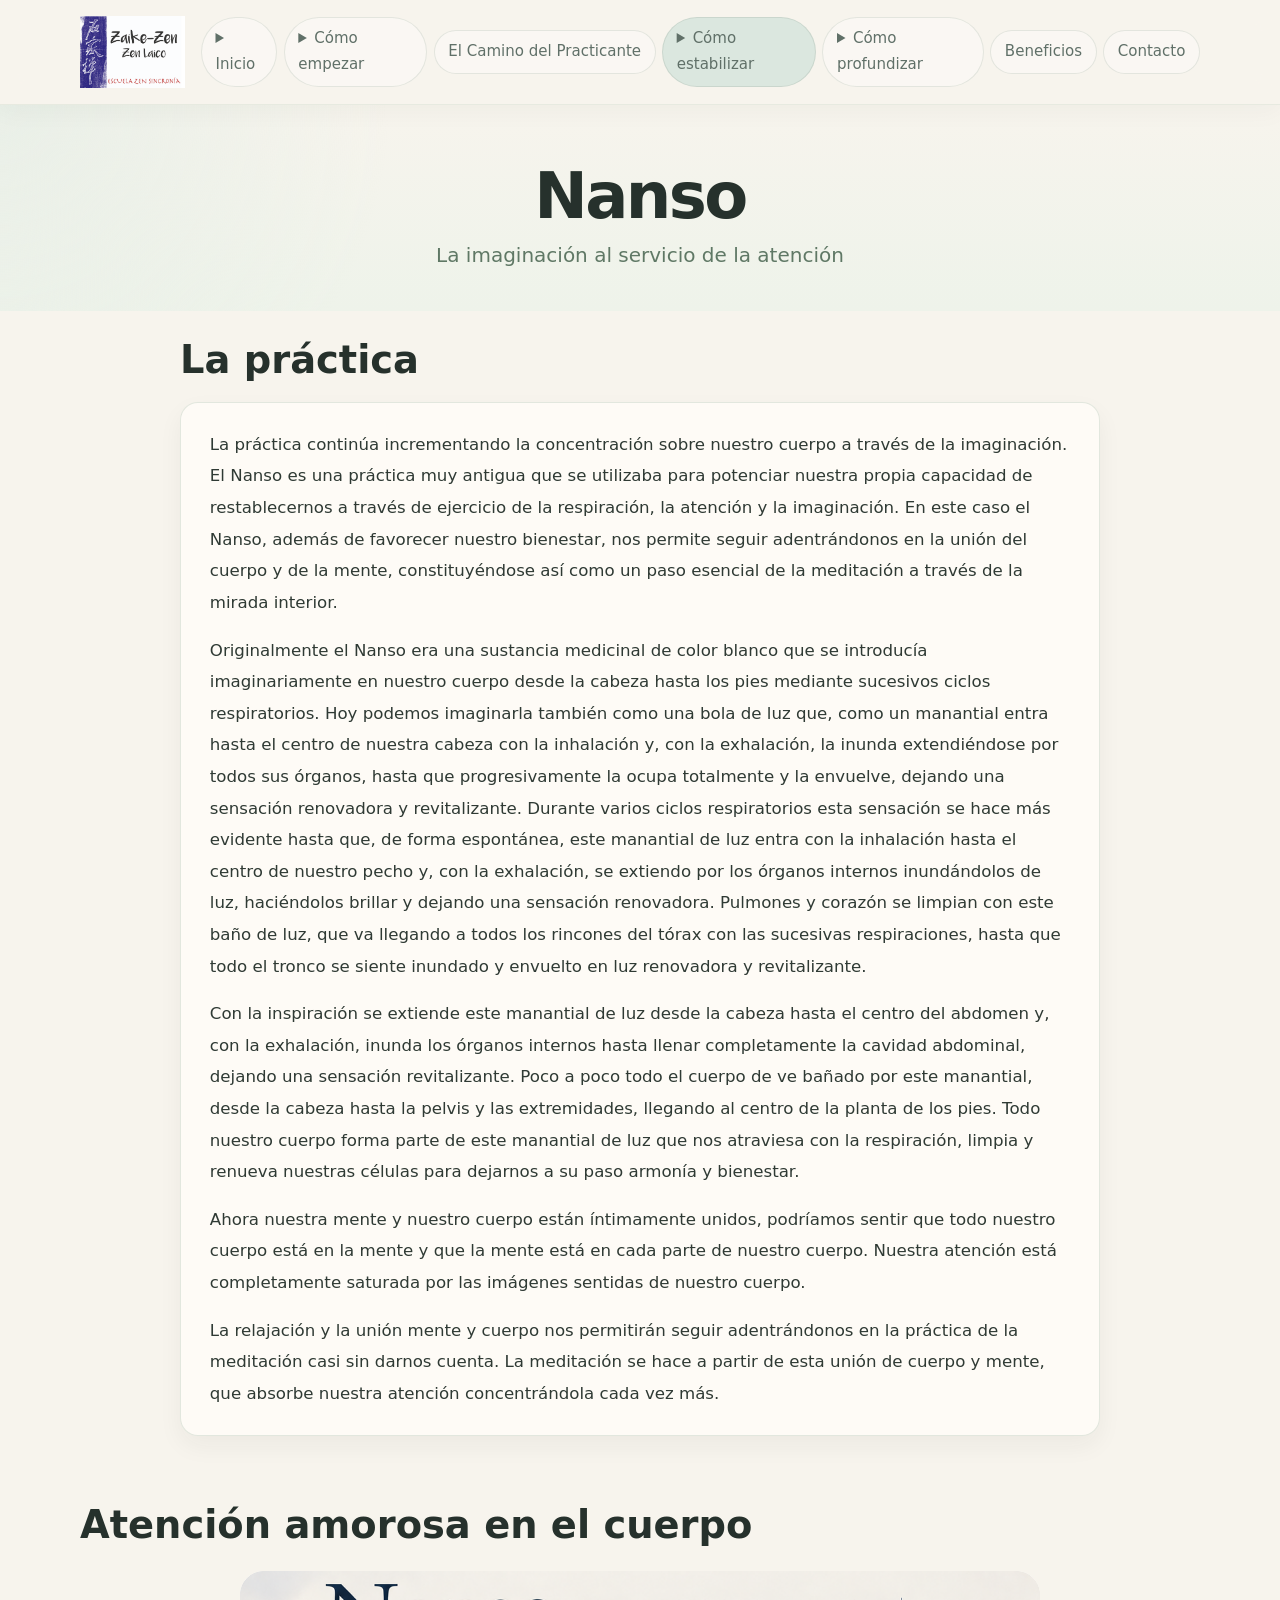
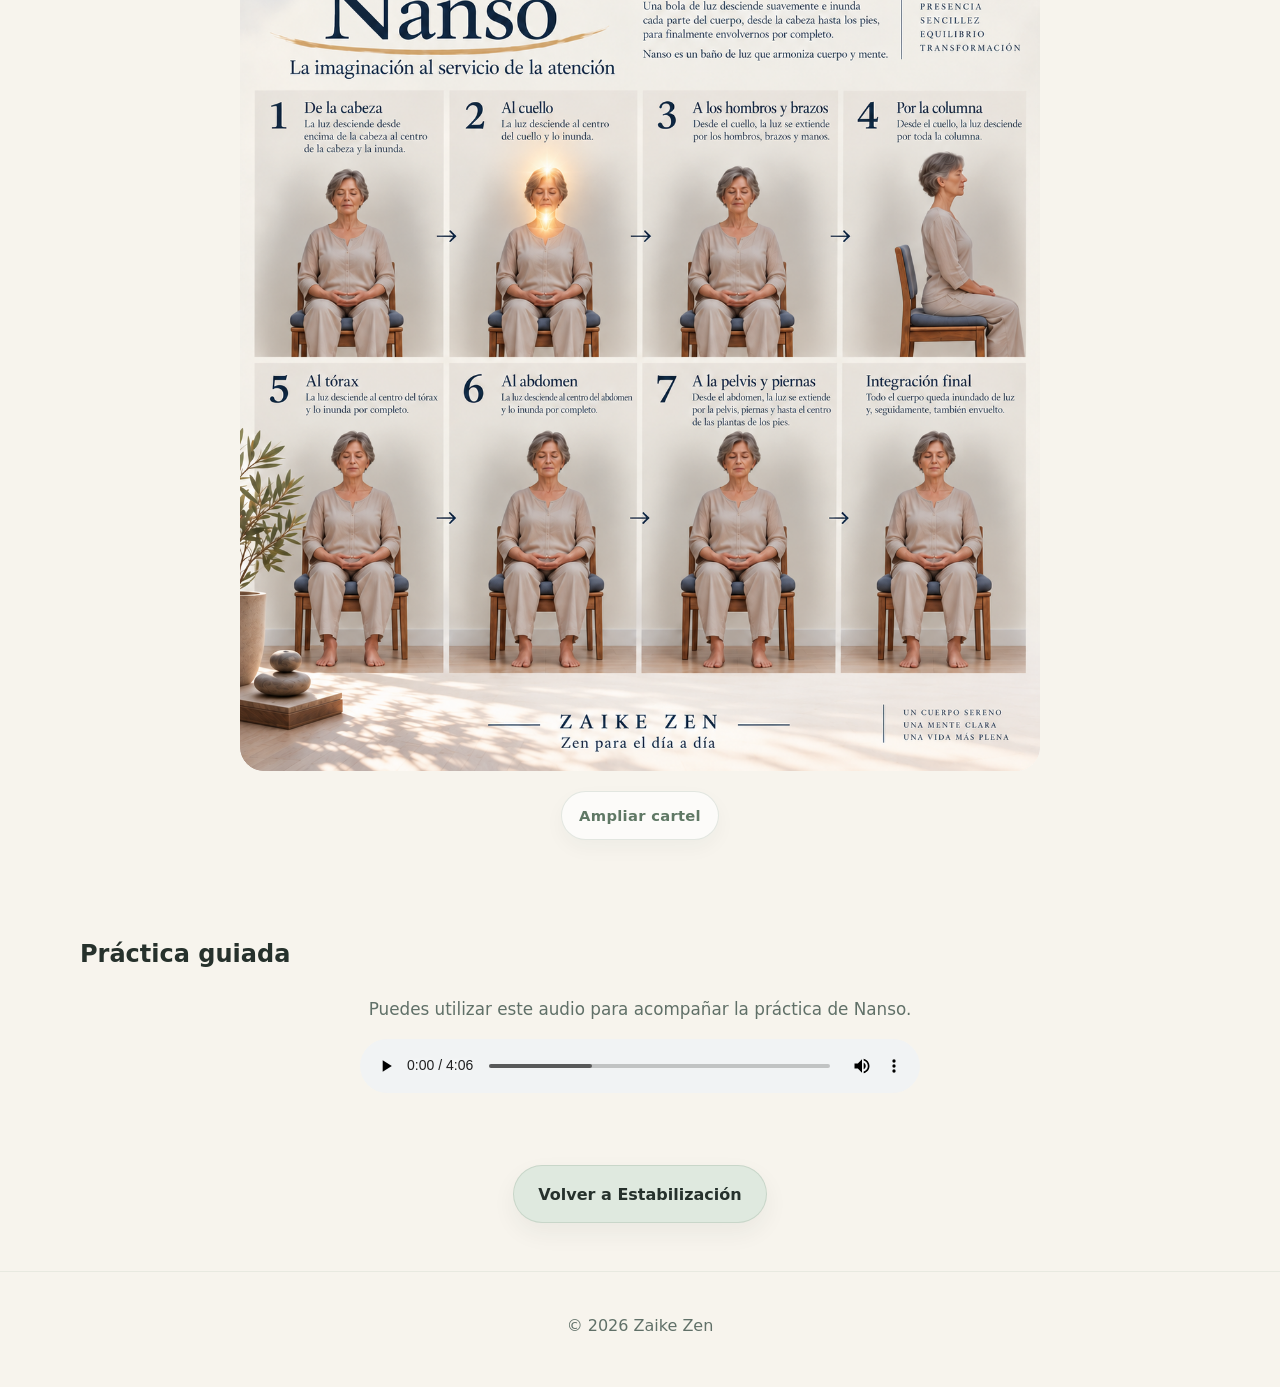
<file: nanso.html>
<!DOCTYPE html>
<html lang="es">
<head>
  <meta charset="UTF-8">
  <meta name="viewport" content="width=device-width, initial-scale=1.0">

  <title>Nanso · La imaginación al servicio de la atención | Zaike Zen</title>
  <meta name="description" content="Práctica de Nanso que utiliza la respiración, la atención y la imaginación para recorrer progresivamente el cuerpo mediante una visualización de luz.">

  <link rel="canonical" href="https://zaikezen.es/nanso.html">
  <link rel="stylesheet" href="style.css">

  <style>
    .container { width: min(92%, 1120px); margin: 0 auto; }

    .topbar {
      position: sticky;
      top: 0;
      z-index: 20;
      backdrop-filter: blur(14px);
      background: rgba(247, 244, 237, 0.72);
      border-bottom: 1px solid rgba(126, 154, 132, 0.12);
      box-shadow: 0 6px 24px rgba(38, 49, 44, 0.04);
    }

    .nav { display: flex; align-items: center; justify-content: space-between; padding: 1rem 0; gap: 1rem; }

    .brand {
      font-weight: 800;
      letter-spacing: 0.08em;
      text-transform: uppercase;
      color: #26312c;
    }

    .brand span { color: #5f7865; }

    .nav-links {
      display: flex;
      gap: 0.4rem;
      align-items: center;
    }

    .nav-links a.active {
      background-color: #dbe7df;
      font-weight: 500;
    }

    .nav-dropdown summary.active {
      background-color: #dbe7df;
      font-weight: 500;
    }

    .nav-links a {
      color: #607068;
      font-size: 0.94rem;
      padding: 0.5rem 0.85rem;
      border-radius: 999px;
      text-decoration: none;
      white-space: nowrap;
      transition: all 0.25s ease;
      background: rgba(255,255,255,0.35);
      border: 1px solid rgba(120,140,125,0.18);
    }

    .nav-links a:hover {
      color: #5f7865;
      background: rgba(255,255,255,0.85);
      border-color: rgba(93,122,100,0.35);
      box-shadow: 0 6px 18px rgba(40,60,45,0.08);
      transform: translateY(-1px);
    }

    .nav-links a:active {
      transform: scale(0.97);
    }

    .nav-dropdown {
      position: relative;
      display: inline-block;
    }

    .nav-dropdown summary {
      cursor: pointer;
      padding: 0.5rem 0.85rem;
      border-radius: 999px;
      background: rgba(255,255,255,0.35);
      border: 1px solid rgba(120,140,125,0.18);
      color: #607068;
      font-size: 0.94rem;
      transition: all 0.25s ease;
    }

    .nav-dropdown summary:hover {
      color: #5f7865;
      background: rgba(255,255,255,0.85);
      border-color: rgba(93,122,100,0.35);
      box-shadow: 0 6px 18px rgba(40,60,45,0.08);
      transform: translateY(-1px);
    }

    .nav-dropdown ul {
      list-style: none;
      margin: 0;
      padding: 0;
      position: absolute;
      top: 100%;
      left: 0;
      background: rgba(255,255,255,0.9);
      border: 1px solid rgba(120,144,126,0.2);
      border-radius: 12px;
      box-shadow: 0 10px 30px rgba(38,49,44,0.08);
      min-width: 200px;
      z-index: 10;
      display: none;
    }

    .nav-dropdown[open] ul {
      display: block;
    }

    .nav-dropdown li {
      border-bottom: 1px solid rgba(120,144,126,0.1);
    }

    .nav-dropdown li:last-child {
      border-bottom: none;
    }

    .nav-dropdown a {
      display: block;
      padding: 0.75rem 1rem;
      color: #607068;
      text-decoration: none;
      transition: background 0.2s ease;
    }

    .nav-dropdown a:hover {
      background: rgba(126,154,132,0.1);
      color: #5f7865;
    }

    .mobile-menu-toggle,
    .mobile-menu-panel {
      display: none;
    }

    .mobile-menu-toggle {
      align-items: center;
      justify-content: center;
      padding: 0.55rem 0.9rem;
      border-radius: 999px;
      border: 1px solid rgba(120,140,125,0.18);
      background: rgba(255,255,255,0.55);
      color: #607068;
      font: inherit;
      font-size: 0.94rem;
      cursor: pointer;
      box-shadow: 0 10px 30px rgba(38,49,44,0.08);
    }

    .mobile-menu-panel {
      width: 100%;
      gap: 1rem;
      padding: 1rem;
      border: 1px solid rgba(120,144,126,0.2);
      border-radius: 18px;
      background: rgba(255,255,255,0.82);
      box-shadow: 0 10px 30px rgba(38,49,44,0.08);
    }

    .mobile-menu-group {
      display: grid;
      gap: 0.35rem;
    }

    .mobile-menu-group p {
      color: #5f7865;
      font-size: 0.86rem;
      font-weight: 700;
      margin-bottom: 0.1rem;
    }

    .mobile-menu-panel a {
      color: #607068;
      padding: 0.55rem 0;
      border-bottom: 1px solid rgba(120,144,126,0.12);
    }

    .mobile-menu-panel a.active {
      background-color: #dbe7df;
      font-weight: 500;
    }

    .mobile-menu-panel a:last-child {
      border-bottom: 0;
    }

    .brand-logo {
      display: flex;
      align-items: center;
      text-decoration: none;
    }

    .header-logo {
      height: 72px;
      width: auto;
      display: block;
      object-fit: contain;
    }

    .hero {
      padding: 3.5rem 0 2.5rem;
      text-align: center;
    }

    .hero-content {
      max-width: 760px;
      margin: 0 auto;
    }

    .hero h1 {
      margin: 0 0 0.5rem;
      font-size: clamp(2.3rem, 5vw, 4rem);
      line-height: 1.1;
      color: #26312c;
      letter-spacing: -0.04em;
    }

    .hero p {
      margin: 0;
      color: #5f7865;
      font-size: clamp(1rem, 2.3vw, 1.25rem);
      line-height: 1.6;
    }

    .section {
      width: min(92%, 1120px);
      margin: 0 auto;
      padding: 1.6rem 0 2.5rem;
    }

    .practice-block {
      max-width: 920px;
      margin: 0 auto;
    }

    .practice-block h2,
    .nanso-section h2 {
      margin: 0 0 1.2rem;
      font-size: clamp(1.8rem, 3vw, 2.5rem);
      line-height: 1.2;
      color: #26312c;
    }

    .practice-text {
      padding: 1.6rem 1.8rem;
      background: rgba(255, 253, 248, 0.82);
      border: 1px solid rgba(126, 154, 132, 0.22);
      border-radius: 18px;
      box-shadow: 0 10px 24px rgba(38, 49, 44, 0.05);
    }

    .practice-text p {
      margin: 0 0 1rem;
      color: #2f3a34;
      line-height: 1.9;
      font-size: 1.04rem;
      text-align: left;
    }

    .practice-text p:last-child {
      margin-bottom: 0;
    }

    .nanso-cartel-wrapper {
      position: relative;
      width: min(100%, 800px);
      margin: 0 auto;
      padding: 0.25rem 0 1rem;
    }

    .nanso-expand-control {
      display: flex;
      justify-content: center;
      margin-top: 0.25rem;
      padding-bottom: 0.5rem;
    }

    .nanso-expand-button {
      appearance: none;
      border: 1px solid rgba(120, 144, 126, 0.2);
      border-radius: 999px;
      background: rgba(255, 255, 255, 0.66);
      color: #5f7865;
      font: inherit;
      font-size: 0.92rem;
      font-weight: 600;
      letter-spacing: 0.02em;
      padding: 0.7rem 1.1rem;
      cursor: pointer;
      transition: transform 0.2s ease, box-shadow 0.2s ease, border-color 0.2s ease;
      box-shadow: 0 8px 20px rgba(38, 49, 44, 0.04);
    }

    .nanso-expand-button:hover,
    .nanso-expand-button:focus-visible {
      transform: translateY(-1px);
      border-color: rgba(95, 120, 101, 0.34);
      box-shadow: 0 12px 24px rgba(38, 49, 44, 0.08);
      outline: none;
    }

    .nanso-cartel-stage {
      position: relative;
      width: min(100%, 800px);
      margin: 0 auto;
      overflow: hidden;
      border-radius: 24px;
      background: #fff;
    }

    .nanso-cartel {
      display: block;
      width: 100%;
      height: auto;
      max-width: 800px;
      margin: 0 auto;
      border-radius: 24px;
      box-shadow: 0 18px 50px rgba(38, 49, 44, 0.08);
    }

    .nanso-base-frame {
      display: block;
      width: 100%;
      height: auto;
      max-width: 800px;
      margin: 0 auto;
      border-radius: 24px;
      box-shadow: 0 18px 50px rgba(38, 49, 44, 0.08);
    }

    .nanso-frame {
      position: absolute;
      top: 0;
      left: 0;
      width: 100%;
      height: 100%;
      object-fit: contain;
      object-position: center;
      display: block;
      margin: 0 auto;
      border-radius: 24px;
      opacity: 0;
      transition: opacity 1.25s ease-in-out;
      pointer-events: none;
      will-change: opacity;
    }

    .nanso-frame.is-visible {
      opacity: 1;
    }

    .nanso-overlay {
      position: absolute;
      inset: 0;
      pointer-events: none;
      overflow: hidden;
      border-radius: 24px;
    }

    .nanso-modal-backdrop {
      position: fixed;
      inset: 0;
      display: flex;
      align-items: center;
      justify-content: center;
      padding: 1.2rem;
      background: rgba(20, 25, 23, 0.46);
      backdrop-filter: blur(2px);
      z-index: 200;
      opacity: 0;
      visibility: hidden;
      pointer-events: none;
      transition: opacity 0.2s ease, visibility 0.2s ease;
    }

    .nanso-modal-backdrop.is-open {
      opacity: 1;
      visibility: visible;
      pointer-events: auto;
    }

    .nanso-modal-panel {
      position: relative;
      width: min(95vw, 1280px);
      max-height: 90vh;
      overflow: auto;
      padding: 2.25rem 1rem 1rem;
      border-radius: 24px;
      background: rgba(247, 244, 237, 0.98);
      border: 1px solid rgba(126, 154, 132, 0.2);
      box-shadow: 0 18px 64px rgba(24, 31, 28, 0.14);
      scrollbar-width: thin;
    }

    .nanso-modal-panel::-webkit-scrollbar {
      width: 8px;
    }

    .nanso-modal-panel::-webkit-scrollbar-thumb {
      background: rgba(95, 120, 101, 0.34);
      border-radius: 999px;
    }

    .nanso-modal-close {
      position: absolute;
      top: 0.7rem;
      right: 0.8rem;
      width: 2.2rem;
      height: 2.2rem;
      border: 1px solid rgba(120, 144, 126, 0.24);
      border-radius: 50%;
      background: rgba(255, 255, 255, 0.8);
      color: #2f3a34;
      font-size: 1.3rem;
      line-height: 1;
      cursor: pointer;
      display: inline-flex;
      align-items: center;
      justify-content: center;
      z-index: 2;
    }

    .nanso-modal-close:hover,
    .nanso-modal-close:focus-visible {
      outline: none;
      border-color: rgba(95, 120, 101, 0.34);
      box-shadow: 0 8px 20px rgba(38, 49, 44, 0.1);
    }

    .nanso-modal-content {
      width: min(100%, 1180px);
      margin: 0 auto;
    }

    .nanso-modal-content .nanso-cartel-wrapper {
      width: min(100%, 1200px);
      max-width: none;
      padding: 0;
    }

    .nanso-modal-content .nanso-cartel {
      max-width: none;
    }

    body.modal-open {
      overflow: hidden;
    }

    .audio-block {
      max-width: 720px;
      margin: 0 auto;
      text-align: center;
    }

    .audio-block p {
      margin: 0 0 1rem;
      color: #607068;
      font-size: 1.05rem;
      line-height: 1.7;
    }

    audio {
      width: min(100%, 560px);
      display: block;
      margin: 0 auto;
      border-radius: 16px;
    }

    .cta-section {
      display: flex;
      justify-content: center;
      padding-top: 1rem;
      padding-bottom: 3rem;
    }

    .button {
      display: inline-flex;
      align-items: center;
      justify-content: center;
      padding: 0.9rem 1.5rem;
      border-radius: 999px;
      background: #dfe9df;
      color: #26312c;
      text-decoration: none;
      font-weight: 700;
      border: 1px solid rgba(126, 154, 132, 0.24);
      transition: transform 0.2s ease, box-shadow 0.2s ease;
      box-shadow: 0 10px 24px rgba(38, 49, 44, 0.06);
    }

    .button:hover {
      transform: translateY(-1px);
      box-shadow: 0 12px 28px rgba(38, 49, 44, 0.1);
    }

    footer {
      padding: 1.5rem 0 2rem;
      text-align: center;
      color: #607068;
      border-top: 1px solid rgba(126,154,132,0.12);
    }

    @media (max-width: 900px) {
      .practice-text {
        padding: 1.25rem 1.2rem;
      }
    }

    @media (max-width: 640px) {
      .nav {
        width: min(92%, 1120px);
        display: grid;
        grid-template-columns: 1fr auto;
        align-items: center;
      }

      .brand-logo {
        grid-column: 1;
      }

      .nav-links {
        display: none;
      }

      .mobile-menu-toggle {
        display: inline-flex;
        grid-column: 2;
        justify-self: end;
        min-height: 42px;
        padding: 0.55rem 1rem;
        background: rgba(255,255,255,0.72);
        border-color: rgba(120,144,126,0.24);
        color: #5f7865;
        font-weight: 700;
      }

      .mobile-menu-panel.is-open {
        display: grid;
      }

      .mobile-menu-panel {
        grid-column: 1 / -1;
        margin-top: 0.75rem;
        padding: 1.1rem;
        gap: 1.15rem;
        border-radius: 22px;
        background: rgba(255,253,248,0.92);
        border: 1px solid rgba(120,144,126,0.18);
        box-shadow: 0 18px 44px rgba(38,49,44,0.1);
        backdrop-filter: blur(12px);
      }

      .mobile-menu-group {
        gap: 0.2rem;
        padding-bottom: 0.85rem;
        border-bottom: 1px solid rgba(120,144,126,0.12);
      }

      .mobile-menu-group:last-child {
        padding-bottom: 0;
        border-bottom: 0;
      }

      .mobile-menu-group p {
        margin-bottom: 0.35rem;
        font-size: 0.78rem;
        letter-spacing: 0.08em;
        text-transform: uppercase;
        color: rgba(95,120,101,0.9);
      }

      .mobile-menu-panel a {
        padding: 0.62rem 0.2rem;
        border-bottom: 0;
        color: #2f3a34;
        line-height: 1.35;
      }

      .mobile-menu-panel a:active {
        color: #5f7865;
        transform: scale(0.99);
      }

      .nav-dropdown ul {
        position: static;
        width: 100%;
        min-width: none;
      }

      .header-logo {
        height: 58px;
      }
    }

    @media (prefers-reduced-motion: reduce) {
      *, *::before, *::after {
        animation-duration: 0.001ms !important;
        animation-iteration-count: 1 !important;
        transition-duration: 0.001ms !important;
        scroll-behavior: auto !important;
      }
    }
  </style>
</head>

<body>

<header class="topbar">
  <div class="container nav">
    <a href="index.html#inicio" class="brand brand-logo" aria-label="Zaike Zen">
      <img src="Imagen-zaike-zen.jpg" alt="Zaike Zen - Zen laico" class="header-logo">
    </a>
    <nav class="nav-links" aria-label="Navegación principal">
      <details class="nav-dropdown">
        <summary>Inicio</summary>
        <ul>
          <li><a href="index.html#inicio">Inicio</a></li>
          <li><a href="index.html#que-es-meditar">Qué es meditar</a></li>
          <li><a href="index.html#zen">Qué es Zaike Zen</a></li>
        </ul>
      </details>

      <details class="nav-dropdown">
        <summary>Cómo empezar</summary>
        <ul>
          <li><a href="index.html#rutina-sugerida">Rutina sugerida</a></li>
          <li><a href="como-empezar-a-meditar.html">Empezar desde cero</a></li>
          <li><a href="cuanto-tiempo-meditar-al-dia.html">Cuánto tiempo meditar</a></li>
          <li><a href="index.html#meditaciones">Consignas básicas</a></li>
          <li><a href="index.html#postura-sentada">Postura sentada</a></li>
          <li><a href="index.html#respiracion-tanden">Respiración Tanden</a></li>
          <li><a href="index.html#atencion">Atención</a></li>
        </ul>
      </details>

      <a href="camino-del-practicante.html">El Camino del Practicante</a>
      <details class="nav-dropdown">
        <summary class="active">Cómo estabilizar</summary>
        <ul>
          <li><a href="como-estabilizar.html">Visión general</a></li>
          <li><a href="automasaje.html">Automasaje</a></li>
          <li><a href="meditacion-movimiento.html">Meditación en movimiento</a></li>
          <li><a href="hogenchaku.html">Hogenchaku</a></li>
          <li><a href="nanso.html" class="active">Nanso</a></li>
          <li><a aria-disabled="true">Susokukan</a></li>
          <li><a aria-disabled="true">Naikan</a></li>
        </ul>
      </details>
      <details class="nav-dropdown">
        <summary>Cómo profundizar</summary>
        <ul>
          <li><a href="index.html#textos">Impermanencia y realidad</a></li>
          <li><a href="index.html#textos">Vacuidad y no dualidad</a></li>
          <li><a href="index.html#textos">Patrones y transformación</a></li>
          <li><a href="index.html#textos">Compasión y acción</a></li>
        </ul>
      </details>

      <a href="beneficios-meditacion.html">Beneficios</a>
      <a href="index.html#contacto">Contacto</a>
    </nav>
    <button class="mobile-menu-toggle" type="button" aria-expanded="false" aria-controls="mobile-menu-panel">Menú</button>
    <nav class="mobile-menu-panel" id="mobile-menu-panel" aria-label="Menú móvil">
      <div class="mobile-menu-group">
        <p>Inicio</p>
        <a href="index.html#inicio">Inicio</a>
        <a href="index.html#que-es-meditar">Qué es meditar</a>
        <a href="index.html#zen">Qué es Zaike Zen</a>
      </div>

      <div class="mobile-menu-group">
        <p>Cómo empezar</p>
        <a href="index.html#rutina-sugerida">Rutina sugerida</a>
        <a href="como-empezar-a-meditar.html">Empezar desde cero</a>
        <a href="cuanto-tiempo-meditar-al-dia.html">Cuánto tiempo meditar</a>
        <a href="index.html#meditaciones">Consignas básicas</a>
        <a href="index.html#postura-sentada">Postura sentada</a>
        <a href="index.html#respiracion-tanden">Respiración Tanden</a>
        <a href="index.html#atencion">Atención</a>
      </div>
      <a href="camino-del-practicante.html">El Camino del Practicante</a>

      <div class="mobile-menu-group">
        <p>Cómo estabilizar</p>
        <a href="como-estabilizar.html">Visión general</a>
        <a href="automasaje.html">Automasaje</a>
        <a href="meditacion-movimiento.html">Meditación en movimiento</a>
        <a href="hogenchaku.html">Hogenchaku</a>
        <a href="nanso.html" class="active">Nanso</a>
        <a aria-disabled="true">Susokukan</a>
        <a aria-disabled="true">Naikan</a>
      </div>

      <div class="mobile-menu-group">
        <p>Profundizar</p>
        <a href="index.html#textos">Impermanencia y realidad</a>
        <a href="index.html#textos">Vacuidad y no dualidad</a>
        <a href="index.html#textos">Patrones y transformación</a>
        <a href="index.html#textos">Compasión y acción</a>
      </div>

      <div class="mobile-menu-group">
        <a href="beneficios-meditacion.html">Beneficios</a>
        <a href="index.html#contacto">Contacto</a>
      </div>
    </nav>
  </div>
</header>

<main>
  <section class="hero" aria-labelledby="nanso-titulo">
    <div class="hero-content">
      <h1 id="nanso-titulo">Nanso</h1>
      <p>La imaginación al servicio de la atención</p>
    </div>
  </section>

  <section class="section practice-block" aria-labelledby="la-practica-titulo">
    <h2 id="la-practica-titulo">La práctica</h2>
    <div class="practice-text">
      <p>La práctica continúa incrementando la concentración sobre nuestro cuerpo a través de la imaginación. El Nanso es una práctica muy antigua que se utilizaba para potenciar nuestra propia capacidad de restablecernos a través de ejercicio de la respiración, la atención y la imaginación. En este caso el Nanso, además de favorecer nuestro bienestar, nos permite seguir adentrándonos en la unión del cuerpo y de la mente, constituyéndose así como un paso esencial de la meditación a través de la mirada interior.</p>
      <p>Originalmente el Nanso era una sustancia medicinal de color blanco que se introducía imaginariamente en nuestro cuerpo desde la cabeza hasta los pies mediante sucesivos ciclos respiratorios. Hoy podemos imaginarla también como una bola de luz que, como un manantial entra hasta el centro de nuestra cabeza con la inhalación y, con la exhalación, la inunda extendiéndose por todos sus órganos, hasta que progresivamente la ocupa totalmente y la envuelve, dejando una sensación renovadora y revitalizante. Durante varios ciclos respiratorios esta sensación se hace más evidente hasta que, de forma espontánea, este manantial de luz entra con la inhalación hasta el centro de nuestro pecho y, con la exhalación, se extiendo por los órganos internos inundándolos de luz, haciéndolos brillar y dejando una sensación renovadora. Pulmones y corazón se limpian con este baño de luz, que va llegando a todos los rincones del tórax con las sucesivas respiraciones, hasta que todo el tronco se siente inundado y envuelto en luz renovadora y revitalizante.</p>
      <p>Con la inspiración se extiende este manantial de luz desde la cabeza hasta el centro del abdomen y, con la exhalación, inunda los órganos internos hasta llenar completamente la cavidad abdominal, dejando una sensación revitalizante. Poco a poco todo el cuerpo de ve bañado por este manantial, desde la cabeza hasta la pelvis y las extremidades, llegando al centro de la planta de los pies. Todo nuestro cuerpo forma parte de este manantial de luz que nos atraviesa con la respiración, limpia y renueva nuestras células para dejarnos a su paso armonía y bienestar.</p>
      <p>Ahora nuestra mente y nuestro cuerpo están íntimamente unidos, podríamos sentir que todo nuestro cuerpo está en la mente y que la mente está en cada parte de nuestro cuerpo. Nuestra atención está completamente saturada por las imágenes sentidas de nuestro cuerpo.</p>
      <p>La relajación y la unión mente y cuerpo nos permitirán seguir adentrándonos en la práctica de la meditación casi sin darnos cuenta. La meditación se hace a partir de esta unión de cuerpo y mente, que absorbe nuestra atención concentrándola cada vez más.</p>
    </div>
  </section>

  <section class="section nanso-section" aria-labelledby="recorrido-titulo">
    <h2 id="recorrido-titulo">Atención amorosa en el cuerpo</h2>
    <div class="nanso-cartel-wrapper" aria-label="Cartel de Nanso">
      <div class="nanso-cartel-stage" data-nanso-cycle>
        <img class="nanso-base-frame" src="cartel-nanso-base.png" alt="Cartel base de Nanso." onerror="this.style.display='none';">
        <img class="nanso-frame is-visible is-base" src="cartel-nanso1.png" alt="Estado 1 del cartel de Nanso." onerror="this.style.display='none';">
        <img class="nanso-frame" src="cartel-nanso2.png" alt="Estado 2 del cartel de Nanso." onerror="this.style.display='none';">
        <img class="nanso-frame" src="cartel-nanso3.png" alt="Estado 3 del cartel de Nanso." onerror="this.style.display='none';">
        <img class="nanso-frame" src="cartel-nanso4.png" alt="Estado 4 del cartel de Nanso." onerror="this.style.display='none';">
        <img class="nanso-frame" src="cartel-nanso5.png" alt="Estado 5 del cartel de Nanso." onerror="this.style.display='none';">
        <img class="nanso-frame" src="cartel-nanso6.png" alt="Estado 6 del cartel de Nanso." onerror="this.style.display='none';">
        <img class="nanso-frame" src="cartel-nanso7.png" alt="Estado 7 del cartel de Nanso." onerror="this.style.display='none';">
        <img class="nanso-frame" src="cartel-nanso8.png" alt="Estado 8 del cartel de Nanso." onerror="this.style.display='none';">
      </div>
    </div>
    <div class="nanso-expand-control">
      <button type="button" class="nanso-expand-button" data-open-modal>Ampliar cartel</button>
    </div>
  </section>

  <div class="nanso-modal-backdrop" id="nanso-modal" aria-hidden="true">
    <div class="nanso-modal-panel" role="dialog" aria-modal="true" aria-labelledby="nanso-modal-title" tabindex="-1">
      <button type="button" class="nanso-modal-close" aria-label="Cerrar cartel ampliado" data-close-modal>&times;</button>
      <div class="nanso-modal-content">
        <h2 id="nanso-modal-title" style="position:absolute;left:-9999px;top:auto;width:1px;height:1px;overflow:hidden;">Cartel ampliado de Nanso</h2>
        <div class="nanso-cartel-wrapper" aria-label="Cartel ampliado de Nanso">
          <div class="nanso-cartel-stage" data-nanso-cycle>
            <img class="nanso-base-frame" src="cartel-nanso-base.png" alt="Cartel base de Nanso." onerror="this.style.display='none';">
            <img class="nanso-frame is-visible is-base" src="cartel-nanso1.png" alt="Estado 1 del cartel de Nanso." onerror="this.style.display='none';">
            <img class="nanso-frame" src="cartel-nanso2.png" alt="Estado 2 del cartel de Nanso." onerror="this.style.display='none';">
            <img class="nanso-frame" src="cartel-nanso3.png" alt="Estado 3 del cartel de Nanso." onerror="this.style.display='none';">
            <img class="nanso-frame" src="cartel-nanso4.png" alt="Estado 4 del cartel de Nanso." onerror="this.style.display='none';">
            <img class="nanso-frame" src="cartel-nanso5.png" alt="Estado 5 del cartel de Nanso." onerror="this.style.display='none';">
            <img class="nanso-frame" src="cartel-nanso6.png" alt="Estado 6 del cartel de Nanso." onerror="this.style.display='none';">
            <img class="nanso-frame" src="cartel-nanso7.png" alt="Estado 7 del cartel de Nanso." onerror="this.style.display='none';">
            <img class="nanso-frame" src="cartel-nanso8.png" alt="Estado 8 del cartel de Nanso." onerror="this.style.display='none';">
          </div>
        </div>
      </div>
    </div>
  </div>

  <section class="section" aria-labelledby="practica-guiada-titulo">
    <h2 id="practica-guiada-titulo">Práctica guiada</h2>
    <div class="audio-block">
      <p>Puedes utilizar este audio para acompañar la práctica de Nanso.</p>
      <audio controls preload="metadata">
        <source src="audio-nanso.mp3" type="audio/mpeg">
        Tu navegador no admite el elemento de audio.
      </audio>
    </div>
  </section>

  <section class="section cta-section">
    <a class="button" href="como-estabilizar.html">Volver a Estabilización</a>
  </section>
</main>

<footer>
  <p>&copy; 2026 Zaike Zen</p>
</footer>

<script>
  const mobileMenuToggle = document.querySelector('.mobile-menu-toggle');
  const mobileMenuPanel = document.querySelector('.mobile-menu-panel');

  const closeMobileMenu = () => {
    if (!mobileMenuToggle || !mobileMenuPanel) return;
    mobileMenuPanel.classList.remove('is-open');
    mobileMenuToggle.setAttribute('aria-expanded', 'false');
  };

  if (mobileMenuToggle && mobileMenuPanel) {
    mobileMenuToggle.addEventListener('click', () => {
      const isOpen = mobileMenuPanel.classList.toggle('is-open');
      mobileMenuToggle.setAttribute('aria-expanded', String(isOpen));
    });

    mobileMenuPanel.querySelectorAll('a').forEach(link => {
      link.addEventListener('click', closeMobileMenu);
    });
  }

  const prefersReducedMotion = window.matchMedia('(prefers-reduced-motion: reduce)');

  const setVisibleFrame = (stage, index) => {
    const frames = stage.querySelectorAll('.nanso-frame');
    frames.forEach((frame, frameIndex) => {
      frame.classList.toggle('is-visible', frameIndex === index);
    });
  };

  const crossfadeFrames = (stage, fromIndex, toIndex, duration) => {
    if (fromIndex === toIndex) {
      setVisibleFrame(stage, toIndex);
      return;
    }

    const frames = stage.querySelectorAll('.nanso-frame');
    const fromFrame = frames[fromIndex];
    const toFrame = frames[toIndex];

    if (!fromFrame || !toFrame) return;

    fromFrame.classList.add('is-visible');
    toFrame.classList.add('is-visible');

    window.setTimeout(() => {
      fromFrame.classList.remove('is-visible');
    }, duration);
  };

  const startNansoSequence = (stage) => {
    if (!stage || stage.dataset.sequenceStarted === 'true') return;
    stage.dataset.sequenceStarted = 'true';

    if (prefersReducedMotion.matches) {
      setVisibleFrame(stage, 0);
      return;
    }

    const steps = [
      { type: 'hold', index: 0, duration: 1500 },
      { type: 'fade', from: 0, to: 1, duration: 1250 },
      { type: 'hold', index: 1, duration: 2000 },
      { type: 'fade', from: 1, to: 2, duration: 1250 },
      { type: 'hold', index: 2, duration: 2000 },
      { type: 'fade', from: 2, to: 3, duration: 1250 },
      { type: 'hold', index: 3, duration: 2000 },
      { type: 'fade', from: 3, to: 4, duration: 1250 },
      { type: 'hold', index: 4, duration: 2000 },
      { type: 'fade', from: 4, to: 5, duration: 1250 },
      { type: 'hold', index: 5, duration: 2000 },
      { type: 'fade', from: 5, to: 6, duration: 1250 },
      { type: 'hold', index: 6, duration: 2000 },
      { type: 'fade', from: 6, to: 7, duration: 1250 },
      { type: 'hold', index: 7, duration: 2000 },
      { type: 'fade', from: 7, to: 8, duration: 1250 },
      { type: 'hold', index: 8, duration: 5000 },
      { type: 'fade', from: 8, to: 0, duration: 1250 }
    ];

    let stepIndex = 0;

    const tick = () => {
      const step = steps[stepIndex % steps.length];

      if (step.type === 'hold') {
        setVisibleFrame(stage, step.index);
      } else {
        crossfadeFrames(stage, step.from, step.to, step.duration);
      }

      stepIndex += 1;
      window.setTimeout(tick, step.duration);
    };

    tick();
  };

  document.querySelectorAll('[data-nanso-cycle]').forEach(startNansoSequence);

  const modalBackdrop = document.getElementById('nanso-modal');
  const modalPanel = modalBackdrop ? modalBackdrop.querySelector('.nanso-modal-panel') : null;
  const modalCloseButton = modalBackdrop ? modalBackdrop.querySelector('[data-close-modal]') : null;
  const modalOpenButton = document.querySelector('[data-open-modal]');
  let previousFocus = null;

  const setModalState = (isOpen) => {
    if (!modalBackdrop || !modalPanel || !modalCloseButton) return;

    modalBackdrop.classList.toggle('is-open', isOpen);
    modalBackdrop.setAttribute('aria-hidden', String(!isOpen));
    document.body.classList.toggle('modal-open', isOpen);

    const inertTargets = Array.from(document.body.children).filter((child) => child !== modalBackdrop);
    inertTargets.forEach((element) => {
      if (isOpen) {
        element.setAttribute('inert', 'true');
      } else {
        element.removeAttribute('inert');
      }
    });

    if (isOpen) {
      previousFocus = document.activeElement;
      modalCloseButton.focus();
      modalPanel.scrollTop = 0;
      document.querySelectorAll('[data-nanso-cycle]').forEach(startNansoSequence);
    } else if (previousFocus) {
      previousFocus.focus();
      previousFocus = null;
    }
  };

  const closeModal = () => setModalState(false);

  if (modalOpenButton && modalBackdrop && modalPanel && modalCloseButton) {
    modalOpenButton.addEventListener('click', () => setModalState(true));
    modalCloseButton.addEventListener('click', closeModal);

    modalBackdrop.addEventListener('click', (event) => {
      if (event.target === modalBackdrop) {
        closeModal();
      }
    });

    document.addEventListener('keydown', (event) => {
      if (modalBackdrop.classList.contains('is-open') && event.key === 'Escape') {
        closeModal();
      }
    });
  }
</script>

</body>
</html>
</file>
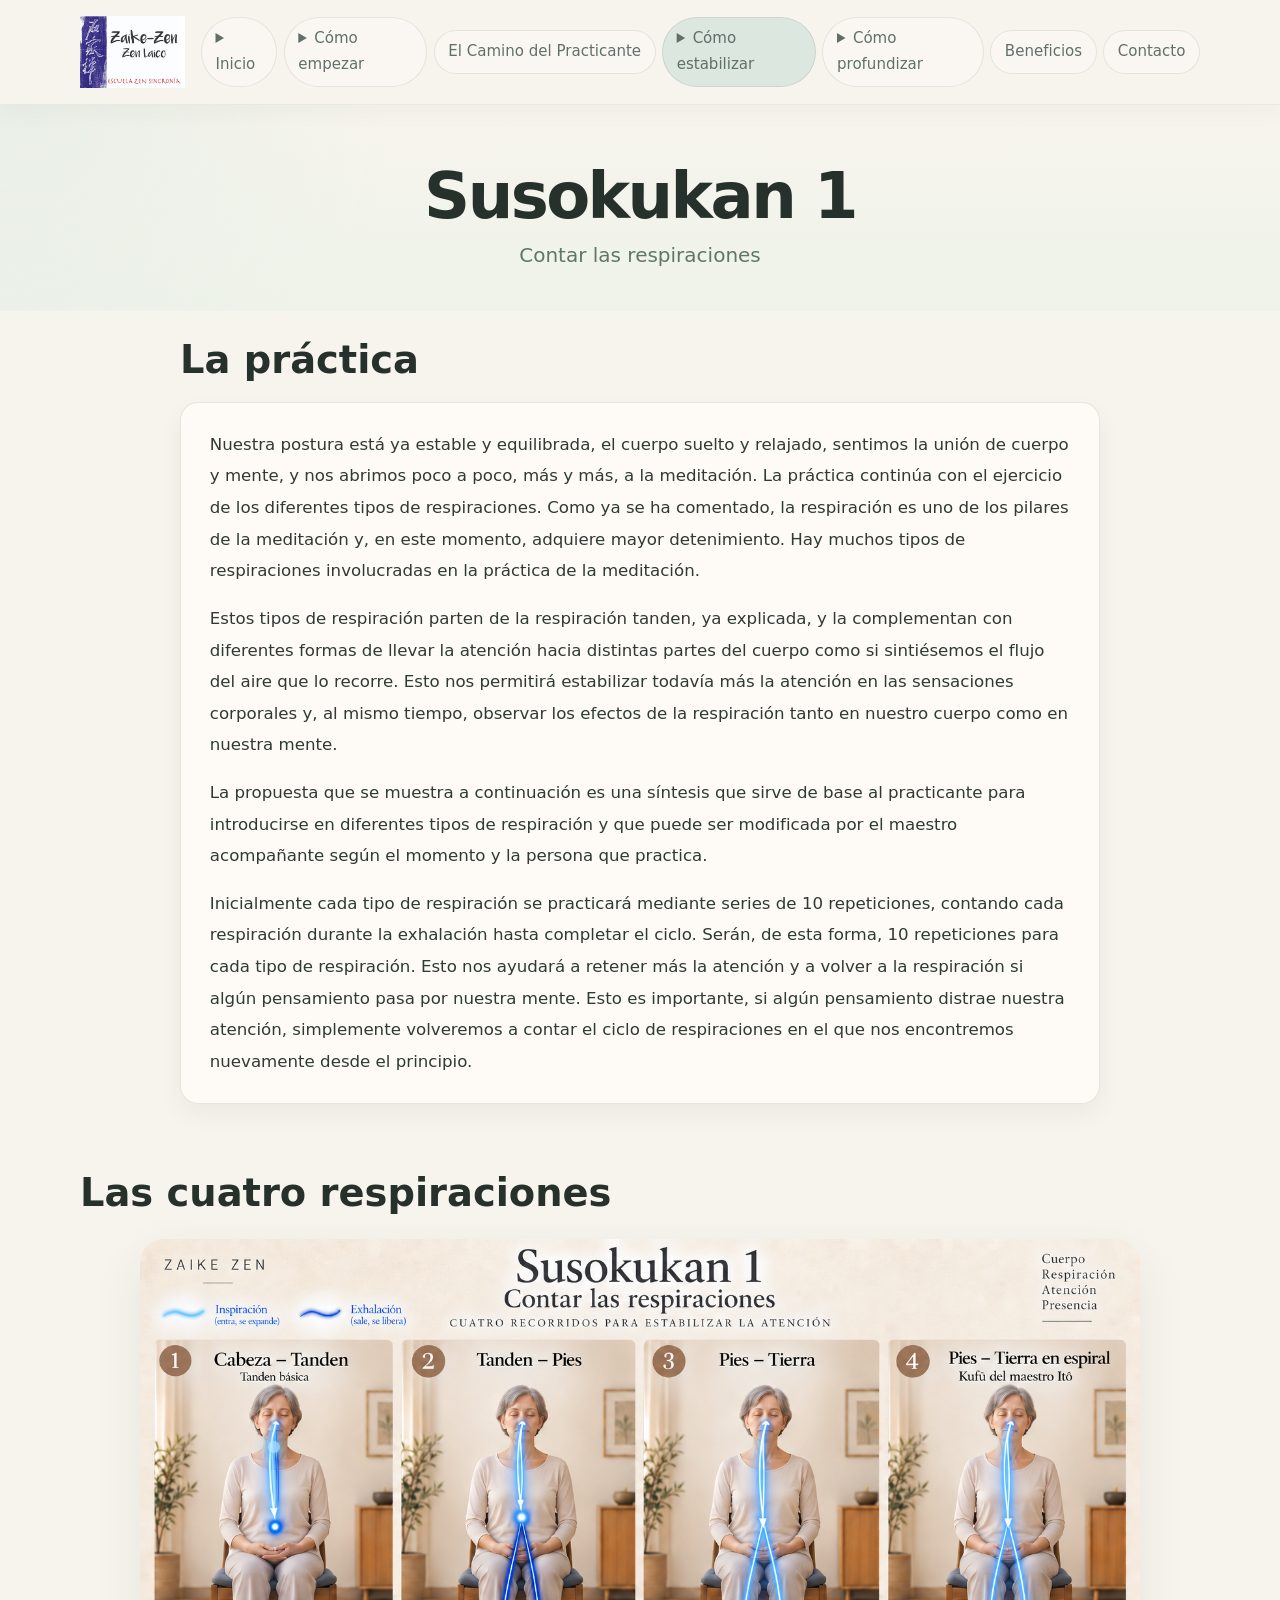
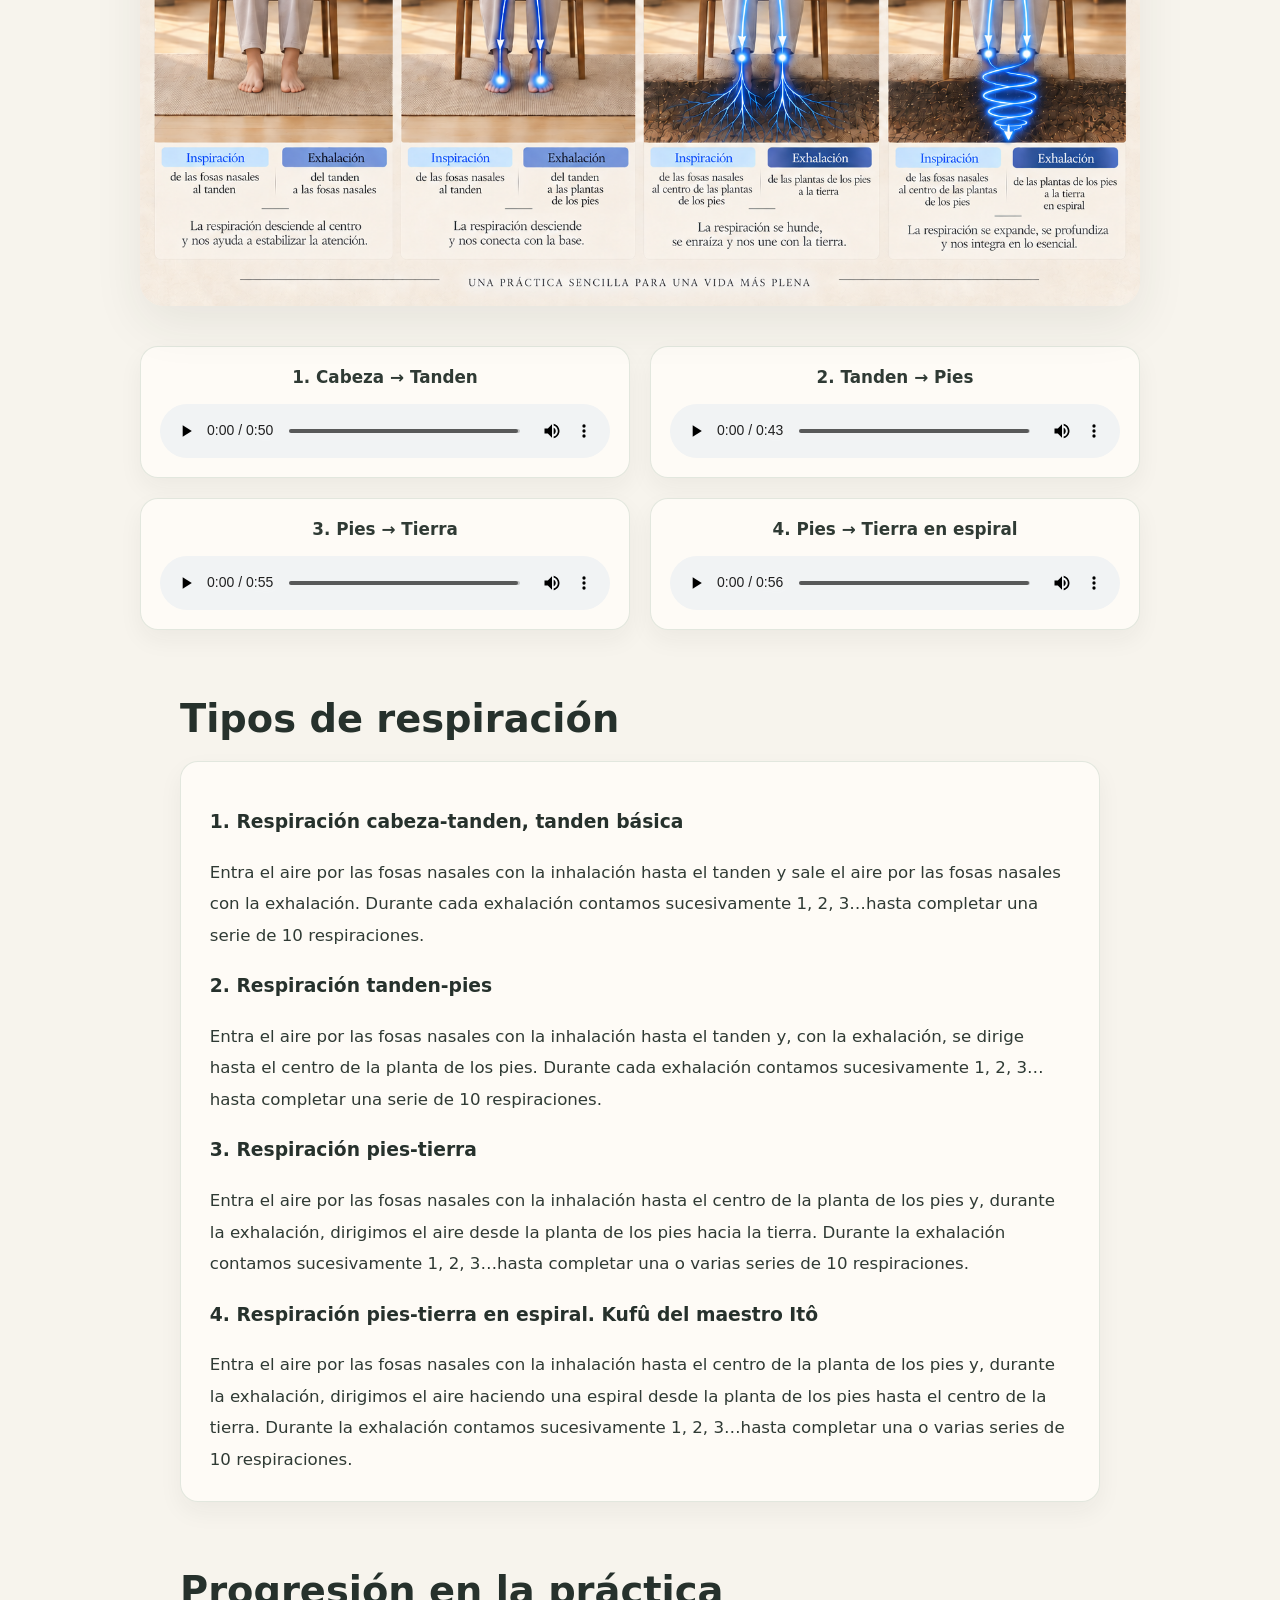
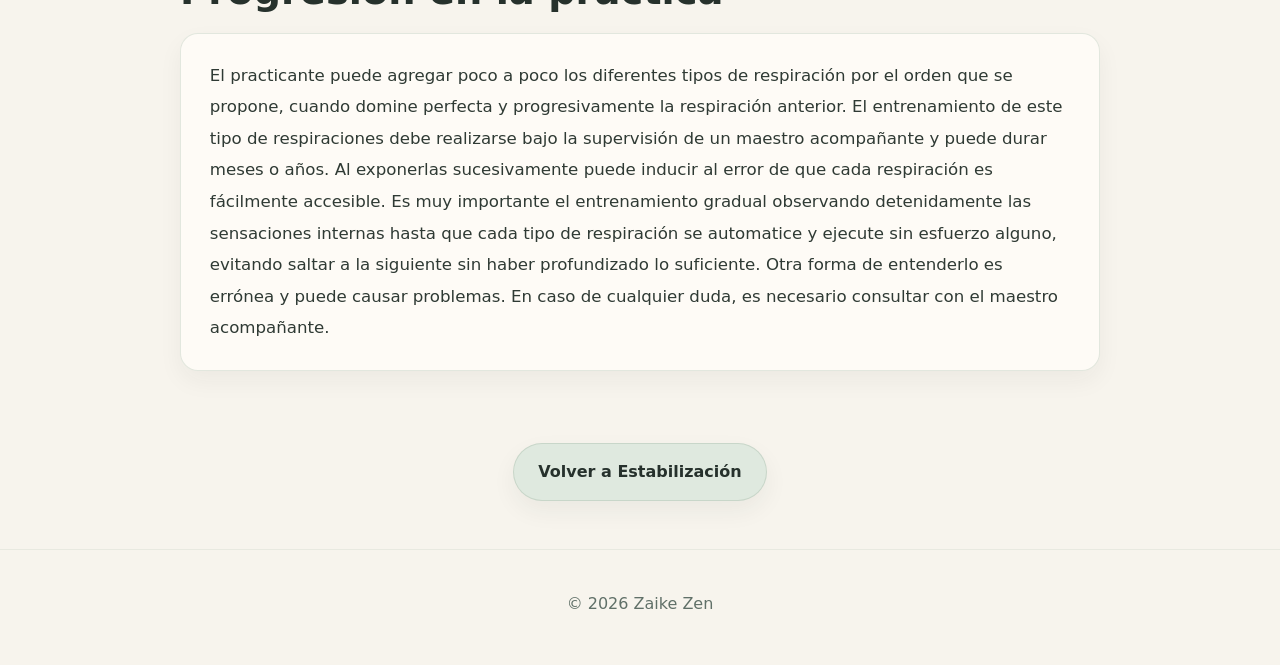
<file: susokukan-1.html>
<!DOCTYPE html>
<html lang="es">
<head>
  <meta charset="UTF-8">
  <meta name="viewport" content="width=device-width, initial-scale=1.0">

  <title>Susokukan 1 · Contar las respiraciones | Zaike Zen</title>
<meta name="description" content="Práctica de Susokukan 1 para estabilizar la atención mediante diferentes tipos de respiración y el conteo progresivo de las respiraciones.">

<link rel="canonical" href="https://zaikezen.es/susokukan-1.html">
  <link rel="stylesheet" href="style.css">

  <style>
    .container { width: min(92%, 1120px); margin: 0 auto; }

    .topbar {
      position: sticky;
      top: 0;
      z-index: 20;
      backdrop-filter: blur(14px);
      background: rgba(247, 244, 237, 0.72);
      border-bottom: 1px solid rgba(126, 154, 132, 0.12);
      box-shadow: 0 6px 24px rgba(38, 49, 44, 0.04);
    }

    .nav { display: flex; align-items: center; justify-content: space-between; padding: 1rem 0; gap: 1rem; }

    .brand {
      font-weight: 800;
      letter-spacing: 0.08em;
      text-transform: uppercase;
      color: #26312c;
    }

    .brand span { color: #5f7865; }

    .nav-links {
      display: flex;
      gap: 0.4rem;
      align-items: center;
    }

    .nav-links a.active {
      background-color: #dbe7df;
      font-weight: 500;
    }

    .nav-dropdown summary.active {
      background-color: #dbe7df;
      font-weight: 500;
    }

    .nav-links a {
      color: #607068;
      font-size: 0.94rem;
      padding: 0.5rem 0.85rem;
      border-radius: 999px;
      text-decoration: none;
      white-space: nowrap;
      transition: all 0.25s ease;
      background: rgba(255,255,255,0.35);
      border: 1px solid rgba(120,140,125,0.18);
    }

    .nav-links a:hover {
      color: #5f7865;
      background: rgba(255,255,255,0.85);
      border-color: rgba(93,122,100,0.35);
      box-shadow: 0 6px 18px rgba(40,60,45,0.08);
      transform: translateY(-1px);
    }

    .nav-links a:active {
      transform: scale(0.97);
    }

    .nav-dropdown {
      position: relative;
      display: inline-block;
    }

    .nav-dropdown summary {
      cursor: pointer;
      padding: 0.5rem 0.85rem;
      border-radius: 999px;
      background: rgba(255,255,255,0.35);
      border: 1px solid rgba(120,140,125,0.18);
      color: #607068;
      font-size: 0.94rem;
      transition: all 0.25s ease;
    }

    .nav-dropdown summary:hover {
      color: #5f7865;
      background: rgba(255,255,255,0.85);
      border-color: rgba(93,122,100,0.35);
      box-shadow: 0 6px 18px rgba(40,60,45,0.08);
      transform: translateY(-1px);
    }

    .nav-dropdown ul {
      list-style: none;
      margin: 0;
      padding: 0;
      position: absolute;
      top: 100%;
      left: 0;
      background: rgba(255,255,255,0.9);
      border: 1px solid rgba(120,144,126,0.2);
      border-radius: 12px;
      box-shadow: 0 10px 30px rgba(38,49,44,0.08);
      min-width: 200px;
      z-index: 10;
      display: none;
    }

    .nav-dropdown[open] ul {
      display: block;
    }

    .nav-dropdown li {
      border-bottom: 1px solid rgba(120,144,126,0.1);
    }

    .nav-dropdown li:last-child {
      border-bottom: none;
    }

    .nav-dropdown a {
      display: block;
      padding: 0.75rem 1rem;
      color: #607068;
      text-decoration: none;
      transition: background 0.2s ease;
    }

    .nav-dropdown a:hover {
      background: rgba(126,154,132,0.1);
      color: #5f7865;
    }

    .mobile-menu-toggle,
    .mobile-menu-panel {
      display: none;
    }

    .mobile-menu-toggle {
      align-items: center;
      justify-content: center;
      padding: 0.55rem 0.9rem;
      border-radius: 999px;
      border: 1px solid rgba(120,140,125,0.18);
      background: rgba(255,255,255,0.55);
      color: #607068;
      font: inherit;
      font-size: 0.94rem;
      cursor: pointer;
      box-shadow: 0 10px 30px rgba(38,49,44,0.08);
    }

    .mobile-menu-panel {
      width: 100%;
      gap: 1rem;
      padding: 1rem;
      border: 1px solid rgba(120,144,126,0.2);
      border-radius: 18px;
      background: rgba(255,255,255,0.82);
      box-shadow: 0 10px 30px rgba(38,49,44,0.08);
    }

    .mobile-menu-group {
      display: grid;
      gap: 0.35rem;
    }

    .mobile-menu-group p {
      color: #5f7865;
      font-size: 0.86rem;
      font-weight: 700;
      margin-bottom: 0.1rem;
    }

    .mobile-menu-panel a {
      color: #607068;
      padding: 0.55rem 0;
      border-bottom: 1px solid rgba(120,144,126,0.12);
    }

    .mobile-menu-panel a.active {
      background-color: #dbe7df;
      font-weight: 500;
    }

    .mobile-menu-panel a:last-child {
      border-bottom: 0;
    }

    .brand-logo {
      display: flex;
      align-items: center;
      text-decoration: none;
    }

    .header-logo {
      height: 72px;
      width: auto;
      display: block;
      object-fit: contain;
    }

    .hero {
      padding: 3.5rem 0 2.5rem;
      text-align: center;
    }

    .hero-content {
      max-width: 760px;
      margin: 0 auto;
    }

    .hero h1 {
      margin: 0 0 0.5rem;
      font-size: clamp(2.3rem, 5vw, 4rem);
      line-height: 1.1;
      color: #26312c;
      letter-spacing: -0.04em;
    }

    .hero p {
      margin: 0;
      color: #5f7865;
      font-size: clamp(1rem, 2.3vw, 1.25rem);
      line-height: 1.6;
    }

    .section {
      width: min(92%, 1120px);
      margin: 0 auto;
      padding: 1.6rem 0 2.5rem;
    }

    .practice-block {
      max-width: 920px;
      margin: 0 auto;
    }

    .practice-block h2,
    .nanso-section h2 {
      margin: 0 0 1.2rem;
      font-size: clamp(1.8rem, 3vw, 2.5rem);
      line-height: 1.2;
      color: #26312c;
    }

    .practice-text {
      padding: 1.6rem 1.8rem;
      background: rgba(255, 253, 248, 0.82);
      border: 1px solid rgba(126, 154, 132, 0.22);
      border-radius: 18px;
      box-shadow: 0 10px 24px rgba(38, 49, 44, 0.05);
    }

    .practice-text p {
      margin: 0 0 1rem;
      color: #2f3a34;
      line-height: 1.9;
      font-size: 1.04rem;
      text-align: left;
    }

    .practice-text p:last-child {
      margin-bottom: 0;
    }

   .nanso-cartel-wrapper {
  width: min(100%, 1000px);
  margin: 0 auto;
  padding: 0.25rem 0 1.5rem;
  position: relative;
}
.susokukan-halo {
  position: absolute;
  left: 13.4%;
  top: 30.5%;
  width: 12px;
height: 12px;
border-radius: 50%;
background: rgba(170, 225, 255, 0.75);
box-shadow:
  0 0 7px rgba(120, 210, 255, 0.85),
  0 0 12px rgba(70, 180, 255, 0.65),
  0 0 20px rgba(40, 140, 255, 0.35);
  transform: translate(-50%, -50%);
  z-index: 3;
  pointer-events: none;
  animation: respiracion-cabeza-tanden 9s ease-in-out infinite;
}
.susokukan-halo-2a,
.susokukan-halo-2b {
  position: absolute;
  width: 12px;
  height: 12px;
  border-radius: 50%;
  background: rgba(170, 225, 255, 0.75);
  box-shadow:
    0 0 7px rgba(120, 210, 255, 0.85),
    0 0 12px rgba(70, 180, 255, 0.65),
    0 0 20px rgba(40, 140, 255, 0.35);
  transform: translate(-50%, -50%);
  z-index: 3;
  pointer-events: none;
}
@keyframes respiracion-cabeza-tanden {
  /* Inicio: fosas nasales */
  0% {
    top: 30.5%;
    opacity: 0;
  }

  /* Aparece suavemente */
  5% {
    opacity: 1;
  }

  /* INSPIRACIÓN: nariz → tanden */
  42% {
    top: 43.5%;
    opacity: 1;
  }

  /* Breve pausa en el tanden */
  48% {
    top: 43.5%;
    opacity: 0.85;
  }

  /* EXHALACIÓN: tanden → nariz */
  90% {
    top: 30.5%;
    opacity: 1;
  }

  /* Fin y pequeña pausa */
  100% {
    top: 30.5%;
    opacity: 0;
  }
}
.susokukan-halo-2a,
.susokukan-halo-2b {
  position: absolute;
  width: 12px;
  height: 12px;
  border-radius: 50%;
  background: rgba(170, 225, 255, 0.75);
  box-shadow:
    0 0 7px rgba(120, 210, 255, 0.85),
    0 0 12px rgba(70, 180, 255, 0.65),
    0 0 20px rgba(40, 140, 255, 0.35);
  transform: translate(-50%, -50%);
  z-index: 3;
  pointer-events: none;
  opacity: 0;
}
.susokukan-halo-2a {
  animation: respiracion-tanden-pies-a 9s ease-in-out infinite;
}

.susokukan-halo-2b {
  animation: respiracion-tanden-pies-b 9s ease-in-out infinite;
}
@keyframes respiracion-tanden-pies-a {
  /* INSPIRACIÓN: fosas nasales → tanden */
  0% {
    left: 38.4%;
    top: 30.5%;
    opacity: 0;
  }

  5% {
    opacity: 1;
  }

  42% {
    left: 38.4%;
    top: 43.5%;
    opacity: 1;
  }

  /* EXHALACIÓN: tanden → pie izquierdo */
  48% {
    left: 38.4%;
    top: 43.5%;
    opacity: 1;
    background: rgba(40, 105, 220, 0.9);
box-shadow:
  0 0 7px rgba(35, 95, 220, 0.9),
  0 0 12px rgba(25, 75, 200, 0.75),
  0 0 20px rgba(20, 60, 180, 0.45);
  }
65% {
  left: 37.4%;
  top: 51%;
  opacity: 1;
}

  90% {
    left: 35.9%;
    top: 63.5%;
    opacity: 1;
  }

  100% {
  left: 35.9%;
  top: 63.5%;
  opacity: 0;
  background: rgba(40, 105, 220, 0.9);
  box-shadow:
    0 0 7px rgba(35, 95, 220, 0.9),
    0 0 12px rgba(25, 75, 200, 0.75),
    0 0 20px rgba(20, 60, 180, 0.45);
}
}

@keyframes respiracion-tanden-pies-b {
  /* Invisible durante la inspiración */
  0%,
  47% {
    left: 38.4%;
    top: 43.5%;
    opacity: 0;
  }

  /* Aparece en el tanden al comenzar la exhalación */
  48% {
    left: 38.4%;
    top: 43.5%;
    opacity: 1;
    background: rgba(40, 105, 220, 0.9);
box-shadow:
  0 0 7px rgba(35, 95, 220, 0.9),
  0 0 12px rgba(25, 75, 200, 0.75),
  0 0 20px rgba(20, 60, 180, 0.45);
  }
65% {
  left: 39.4%;
  top: 51%;
  opacity: 1;
}

  /* Tanden → pie derecho */
  90% {
    left: 40.9%;
    top: 63.5%;
    opacity: 1;
  }

  100% {
  left: 40.9%;
  top: 63.5%;
  opacity: 1;
  background: rgba(40, 105, 220, 0.9);
  box-shadow:
    0 0 7px rgba(35, 95, 220, 0.9),
    0 0 12px rgba(25, 75, 200, 0.75),
    0 0 20px rgba(20, 60, 180, 0.45);
}
}
/* RESPIRACIÓN 3 · PIES → TIERRA */

.susokukan-halo-3a,
.susokukan-halo-3b {
  position: absolute;
  width: 12px;
  height: 12px;
  border-radius: 50%;
  background: rgba(170, 225, 255, 0.75);
  box-shadow:
    0 0 7px rgba(120, 210, 255, 0.85),
    0 0 12px rgba(70, 180, 255, 0.65),
    0 0 20px rgba(40, 140, 255, 0.35);
  transform: translate(-50%, -50%);
  z-index: 3;
  pointer-events: none;
  opacity: 1;
}

/* RESPIRACIÓN 3 · PIES → TIERRA */

.susokukan-halo-3a,
.susokukan-halo-3b {
  position: absolute;
  width: 12px;
  height: 12px;
  border-radius: 50%;
  background: rgba(170, 225, 255, 0.75);
  box-shadow:
    0 0 7px rgba(120, 210, 255, 0.85),
    0 0 12px rgba(70, 180, 255, 0.65),
    0 0 20px rgba(40, 140, 255, 0.35);
  transform: translate(-50%, -50%);
  z-index: 3;
  pointer-events: none;
  opacity: 0;
}

.susokukan-halo-3a {
  animation: respiracion-pies-tierra-a 9s ease-in-out infinite;
}

.susokukan-halo-3b {
  animation: respiracion-pies-tierra-b 9s ease-in-out infinite;
}

@keyframes respiracion-pies-tierra-a {

  /* INSPIRACIÓN: fosas nasales → tanden */
  0% {
    left: 62.1%;
    top: 30.5%;
    opacity: 0;
  }

  5% {
    left: 62.1%;
    top: 30.5%;
    opacity: 1;
  }

  /* Llegada al tanden */
  42% {
    left: 62.1%;
    top: 43.5%;
    opacity: 1;
  }

  /* Tanden → pie izquierdo */
  65% {
    left: 61.0%;
    top: 51%;
    opacity: 1;
  }

  /* Llegada al pie izquierdo */
  90% {
    left: 60.7%;
    top: 61.8%;
    opacity: 1;
  }

  100% {
    left: 60.7%;
    top: 61.8%;
    opacity: 0;
  }
}

@keyframes respiracion-pies-tierra-b {

  /* Invisible mientras el primer halo llega al tanden */
  0%,
  42% {
    left: 62.1%;
    top: 43.5%;
    opacity: 0;
  }

  /* Aparece en el tanden: comienza la bifurcación */
  43% {
    left: 62.1%;
    top: 43.5%;
    opacity: 1;
  }

  /* Tanden → pie derecho */
  65% {
    left: 64.2%;
    top: 51%;
    opacity: 1;
  }

  /* Llegada al pie derecho */
  90% {
    left: 64.7%;
    top: 61.8%;
    opacity: 1;
  }

  100% {
    left: 64.7%;
    top: 61.8%;
    opacity: 0;
  }
}
/* EXHALACIÓN 3 · ENRAIZAMIENTO */

.susokukan-raices-3 {
  position: absolute;
  left: 57.5%;
  top: 61.5%;
  width: 10.5%;
  height: 25%;
  pointer-events: none;
  z-index: 2;
  opacity: 0;

  background: radial-gradient(
    ellipse at 50% 0%,
    rgba(35, 95, 220, 0.38) 0%,
    rgba(25, 75, 200, 0.24) 35%,
    rgba(20, 60, 180, 0.12) 65%,
    rgba(20, 60, 180, 0) 100%
  );

  filter: blur(7px);
  transform-origin: 50% 0%;
  animation: enraizamiento-3 9s ease-in-out infinite;
}

/* EXHALACIÓN 3 · ENRAIZAMIENTO LUMINOSO */

.susokukan-raices-3 {
  position: absolute;

  /* Zona de tierra bajo los dos pies */
  left: 57%;
  top: 61%;
  width: 11.5%;
  height: 27%;

  pointer-events: none;
  z-index: 2;
  opacity: 0;

  /* Dos focos luminosos: uno bajo cada pie */
  background:
    radial-gradient(
      ellipse at 32% 0%,
      rgba(190, 240, 255, 0.45) 0%,
      rgba(90, 200, 255, 0.70) 20%,
      rgba(40, 150, 255, 0.40) 48%,
      rgba(20, 100, 230, 0.12) 70%,
      transparent 100%
    ),
    radial-gradient(
      ellipse at 68% 0%,
      rgba(190, 240, 255, 0.45) 0%,
      rgba(90, 200, 255, 0.70) 20%,
      rgba(40, 150, 255, 0.40) 48%,
      rgba(20, 100, 230, 0.12) 70%,
      transparent 100%
    );

  filter: blur(14px);
  transform-origin: 50% 0%;
  animation: enraizamiento-3 9s ease-in-out infinite;
}

@keyframes enraizamiento-3 {

  /* Invisible */
  0%,
  70% {
    opacity: 0;
    transform: scaleY(0.03) scaleX(0.75);
  }

  /* Nace bajo las plantas de los pies */
  74% {
    opacity: 0.35;
    transform: scaleY(0.08) scaleX(0.8);
  }

  /* Enraizamiento: resplandor corto y difuso */
  86% {
    opacity: 0.65;
    transform: scaleY(0.38) scaleX(0.95);
  }

  /* Se mantiene brevemente */
  92% {
    opacity: 0.55;
    transform: scaleY(0.38) scaleX(0.95);
  }

  /* Se desvanece */
  100% {
    opacity: 0;
    transform: scaleY(0.38) scaleX(0.95);
  }
}
/* RESPIRACIÓN 4 · PIES → TIERRA EN ESPIRAL */

.susokukan-halo-4a,
.susokukan-halo-4b {
  position: absolute;
  width: 12px;
  height: 12px;
  border-radius: 50%;
  background: rgba(170, 225, 255, 0.75);
  box-shadow:
    0 0 7px rgba(120, 210, 255, 0.85),
    0 0 12px rgba(70, 180, 255, 0.65),
    0 0 20px rgba(40, 140, 255, 0.35);
  transform: translate(-50%, -50%);
  z-index: 3;
  pointer-events: none;
  opacity: 0;
}

.susokukan-halo-4a {
  animation: respiracion-espiral-a 9s ease-in-out infinite;
}

.susokukan-halo-4b {
  animation: respiracion-espiral-b 9s ease-in-out infinite;
}

@keyframes respiracion-espiral-a {

  0% {
    left: 87.1%;
    top: 30.5%;
    opacity: 0;
  }

  2.5% {
    left: 87.1%;
    top: 30.5%;
    opacity: 1;
  }

  21% {
    left: 87.1%;
    top: 43.5%;
    opacity: 1;
  }

  32.5% {
    left: 85.3%;
    top: 51%;
    opacity: 1;
  }

  41% {
    left: 84.4%;
    top: 61.8%;
    opacity: 1;
  }

  45.5% {
    left: 86.5%;
    top: 62.5%;
    opacity: 1;
  }

  48.5% {
    left: 87.2%;
    top: 63.4%;
    opacity: 1;
  }

  49.5% {
    left: 87.2%;
    top: 63.4%;
    opacity: 1;
  }

  50% {
    left: 87.2%;
    top: 63.4%;
    opacity: 0;
  }

  100% {
    left: 87.2%;
    top: 63.4%;
    opacity: 0;
  }
}


@keyframes respiracion-espiral-b {

  0%,
  21% {
    left: 87.1%;
    top: 43.5%;
    opacity: 0;
  }

  21.5% {
    left: 87.1%;
    top: 43.5%;
    opacity: 1;
  }

  32.5% {
    left: 88.5%;
    top: 51%;
    opacity: 1;
  }

  41% {
    left: 88.4%;
    top: 61.8%;
    opacity: 1;
  }

  45.5% {
    left: 88.2%;
    top: 62.5%;
    opacity: 1;
  }

  48.5% {
    left: 87.2%;
    top: 63.4%;
    opacity: 1;
  }

  49.5% {
    left: 87.2%;
    top: 63.4%;
    opacity: 1;
  }

  50% {
    left: 87.2%;
    top: 63.4%;
    opacity: 0;
  }

  100% {
    left: 87.2%;
    top: 63.4%;
    opacity: 0;
  }
}
/* EXHALACIÓN 4 · RECORRIDO EN ESPIRAL */

.susokukan-espiral-4 {
  position: absolute;
  width: 12px;
  height: 12px;
  border-radius: 50%;

  background: rgba(40, 105, 220, 0.9);
  box-shadow:
    0 0 7px rgba(35, 95, 220, 0.9),
    0 0 12px rgba(25, 75, 200, 0.75),
    0 0 20px rgba(20, 60, 180, 0.45);

  transform: translate(-50%, -50%);
  z-index: 4;
  pointer-events: none;
  opacity: 0;

  animation: recorrido-espiral-4 9s linear infinite;
}
@keyframes recorrido-espiral-4 {

  /* Invisible hasta que termina la fusión */
  0%,
  49.9% {
    left: 87.2%;
    top: 63.4%;
    opacity: 0;
  }

  /* Nace el punto oscuro exactamente en la fusión */
  50% {
    left: 87.2%;
    top: 63.4%;
    opacity: 1;
  }

  /* Primera vuelta */
  56% {
    left: 85.7%;
    top: 64.8%;
    opacity: 1;
  }

  62% {
    left: 89.0%;
    top: 66.2%;
    opacity: 1;
  }

  /* Segunda vuelta */
  68% {
    left: 85.6%;
    top: 68%;
    opacity: 1;
  }

  74% {
    left: 88.8%;
    top: 70%;
    opacity: 1;
  }

  /* Tercera vuelta */
  80% {
    left: 86.0%;
    top: 72%;
    opacity: 1;
  }

  86% {
    left: 88.4%;
    top: 74%;
    opacity: 1;
  }

  /* La espiral se estrecha */
 91% {
  left: 86.5%;
  top: 69.5%;
  opacity: 1;
}

95% {
  left: 87.8%;
  top: 70.5%;
  opacity: 1;
}

98% {
  left: 87.2%;
  top: 71.5%;
  opacity: 1;
}

100% {
  left: 87.2%;
  top: 71.5%;
  opacity: 0;
}
}

    .nanso-cartel {
      display: block;
      width: 100%;
      height: auto;
      margin: 0 auto;
      border-radius: 24px;
      box-shadow: 0 18px 50px rgba(38, 49, 44, 0.08);
    }

    .susokukan-audios {
      width: min(100%, 1000px);
      margin: 1rem auto 0;
      display: grid;
      grid-template-columns: repeat(2, minmax(0, 1fr));
      gap: 1.25rem;
    }

    .audio-block {
      padding: 1.2rem;
      text-align: center;
      background: rgba(255, 253, 248, 0.82);
      border: 1px solid rgba(126, 154, 132, 0.22);

 border-radius: 18px;
      box-shadow: 0 10px 24px rgba(38, 49, 44, 0.05);
    }

    .audio-block h3 {
      margin: 0 0 0.9rem;
      color: #2f3a34;
      font-size: 1.05rem;
      line-height: 1.4;
    }

    audio {
      display: block;
      width: 100%;
      margin: 0 auto;
      border-radius: 16px;
    }

    @media (max-width: 700px) {
      .susokukan-audios {
        grid-template-columns: 1fr;
      }
    }

    .cta-section {
      display: flex;
      justify-content: center;
      padding-top: 1rem;
      padding-bottom: 3rem;
    }

    .button {
      display: inline-flex;
      align-items: center;
      justify-content: center;
      padding: 0.9rem 1.5rem;
      border-radius: 999px;
      background: #dfe9df;
      color: #26312c;
      text-decoration: none;
      font-weight: 700;
      border: 1px solid rgba(126, 154, 132, 0.24);
      transition: transform 0.2s ease, box-shadow 0.2s ease;
      box-shadow: 0 10px 24px rgba(38, 49, 44, 0.06);
    }

    .button:hover {
      transform: translateY(-1px);
      box-shadow: 0 12px 28px rgba(38, 49, 44, 0.1);
    }

    footer {
      padding: 1.5rem 0 2rem;
      text-align: center;
      color: #607068;
      border-top: 1px solid rgba(126,154,132,0.12);
    }

    @media (max-width: 900px) {
      .practice-text {
        padding: 1.25rem 1.2rem;
      }
    }

    @media (max-width: 640px) {
      .nav {
        width: min(92%, 1120px);
        display: grid;
        grid-template-columns: 1fr auto;
        align-items: center;
      }

      .brand-logo {
        grid-column: 1;
      }

      .nav-links {
        display: none;
      }

      .mobile-menu-toggle {
        display: inline-flex;
        grid-column: 2;
        justify-self: end;
        min-height: 42px;
        padding: 0.55rem 1rem;
        background: rgba(255,255,255,0.72);
        border-color: rgba(120,144,126,0.24);
        color: #5f7865;
        font-weight: 700;
      }

      .mobile-menu-panel.is-open {
        display: grid;
      }

      .mobile-menu-panel {
        grid-column: 1 / -1;
        margin-top: 0.75rem;
        padding: 1.1rem;
        gap: 1.15rem;
        border-radius: 22px;
        background: rgba(255,253,248,0.92);
        border: 1px solid rgba(120,144,126,0.18);
        box-shadow: 0 18px 44px rgba(38,49,44,0.1);
        backdrop-filter: blur(12px);
      }

      .mobile-menu-group {
        gap: 0.2rem;
        padding-bottom: 0.85rem;
        border-bottom: 1px solid rgba(120,144,126,0.12);
      }

      .mobile-menu-group:last-child {
        padding-bottom: 0;
        border-bottom: 0;
      }

      .mobile-menu-group p {
        margin-bottom: 0.35rem;
        font-size: 0.78rem;
        letter-spacing: 0.08em;
        text-transform: uppercase;
        color: rgba(95,120,101,0.9);
      }

      .mobile-menu-panel a {
        padding: 0.62rem 0.2rem;
        border-bottom: 0;
        color: #2f3a34;
        line-height: 1.35;
      }

      .mobile-menu-panel a:active {
        color: #5f7865;
        transform: scale(0.99);
      }

      .nav-dropdown ul {
        position: static;
        width: 100%;
        min-width: none;
      }

      .header-logo {
        height: 58px;
      }
    }

    @media (prefers-reduced-motion: reduce) {
      *, *::before, *::after {
        animation-duration: 0.001ms !important;
        animation-iteration-count: 1 !important;
        transition-duration: 0.001ms !important;
        scroll-behavior: auto !important;
      }
    }
  </style>
</head>

<body>

<header class="topbar">
  <div class="container nav">
    <a href="index.html#inicio" class="brand brand-logo" aria-label="Zaike Zen">
      <img src="Imagen-zaike-zen.jpg" alt="Zaike Zen - Zen laico" class="header-logo">
    </a>
    <nav class="nav-links" aria-label="Navegación principal">
      <details class="nav-dropdown">
        <summary>Inicio</summary>
        <ul>
          <li><a href="index.html#inicio">Inicio</a></li>
          <li><a href="index.html#que-es-meditar">Qué es meditar</a></li>
          <li><a href="index.html#zen">Qué es Zaike Zen</a></li>
        </ul>
      </details>

      <details class="nav-dropdown">
        <summary>Cómo empezar</summary>
        <ul>
          <li><a href="index.html#rutina-sugerida">Rutina sugerida</a></li>
          <li><a href="como-empezar-a-meditar.html">Empezar desde cero</a></li>
          <li><a href="cuanto-tiempo-meditar-al-dia.html">Cuánto tiempo meditar</a></li>
          <li><a href="index.html#meditaciones">Consignas básicas</a></li>
          <li><a href="index.html#postura-sentada">Postura sentada</a></li>
          <li><a href="index.html#respiracion-tanden">Respiración Tanden</a></li>
          <li><a href="index.html#atencion">Atención</a></li>
        </ul>
      </details>

      <a href="camino-del-practicante.html">El Camino del Practicante</a>
      <details class="nav-dropdown">
        <summary class="active">Cómo estabilizar</summary>
        <ul>
          <li><a href="como-estabilizar.html">Visión general</a></li>
          <li><a href="automasaje.html">Automasaje</a></li>
          <li><a href="meditacion-movimiento.html">Meditación en movimiento</a></li>
          <li><a href="hogenchaku.html">Hogenchaku</a></li>
<li><a href="nanso.html">Nanso</a></li>
<li><a href="susokukan-1.html" class="active">Susokukan 1</a></li>
        </ul>
      </details>
      <details class="nav-dropdown">
        <summary>Cómo profundizar</summary>
        <ul>
          <li><a href="index.html#textos">Impermanencia y realidad</a></li>
          <li><a href="index.html#textos">Vacuidad y no dualidad</a></li>
          <li><a href="index.html#textos">Patrones y transformación</a></li>
          <li><a href="index.html#textos">Compasión y acción</a></li>
        </ul>
      </details>

      <a href="beneficios-meditacion.html">Beneficios</a>
      <a href="index.html#contacto">Contacto</a>
    </nav>
    <button class="mobile-menu-toggle" type="button" aria-expanded="false" aria-controls="mobile-menu-panel">Menú</button>
    <nav class="mobile-menu-panel" id="mobile-menu-panel" aria-label="Menú móvil">
      <div class="mobile-menu-group">
        <p>Inicio</p>
        <a href="index.html#inicio">Inicio</a>
        <a href="index.html#que-es-meditar">Qué es meditar</a>
        <a href="index.html#zen">Qué es Zaike Zen</a>
      </div>

      <div class="mobile-menu-group">
        <p>Cómo empezar</p>
        <a href="index.html#rutina-sugerida">Rutina sugerida</a>
        <a href="como-empezar-a-meditar.html">Empezar desde cero</a>
        <a href="cuanto-tiempo-meditar-al-dia.html">Cuánto tiempo meditar</a>
        <a href="index.html#meditaciones">Consignas básicas</a>
        <a href="index.html#postura-sentada">Postura sentada</a>
        <a href="index.html#respiracion-tanden">Respiración Tanden</a>
        <a href="index.html#atencion">Atención</a>
      </div>
      <a href="camino-del-practicante.html">El Camino del Practicante</a>

      <div class="mobile-menu-group">
        <p>Cómo estabilizar</p>
        <a href="como-estabilizar.html">Visión general</a>
        <a href="automasaje.html">Automasaje</a>
        <a href="meditacion-movimiento.html">Meditación en movimiento</a>
        <a href="hogenchaku.html">Hogenchaku</a>
<a href="nanso.html">Nanso</a>
<a href="susokukan-1.html" class="active">Susokukan 1</a>
      </div>

      <div class="mobile-menu-group">
        <p>Profundizar</p>
        <a href="index.html#textos">Impermanencia y realidad</a>
        <a href="index.html#textos">Vacuidad y no dualidad</a>
        <a href="index.html#textos">Patrones y transformación</a>
        <a href="index.html#textos">Compasión y acción</a>
      </div>

      <div class="mobile-menu-group">
        <a href="beneficios-meditacion.html">Beneficios</a>
        <a href="index.html#contacto">Contacto</a>
      </div>
    </nav>
  </div>
</header>

<main>
  <section class="hero" aria-labelledby="susokukan-titulo">
    <div class="hero-content">
      <h1 id="susokukan-titulo">Susokukan 1</h1>
      <p>Contar las respiraciones</p>
    </div>
  </section>

  <section class="section practice-block" aria-labelledby="la-practica-titulo">
    <h2 id="la-practica-titulo">La práctica</h2>
    <div class="practice-text">
      <p>Nuestra postura está ya estable y equilibrada, el cuerpo suelto y relajado, sentimos la unión de cuerpo y mente, y nos abrimos poco a poco, más y más, a la meditación. La práctica continúa con el ejercicio de los diferentes tipos de respiraciones. Como ya se ha comentado, la respiración es uno de los pilares de la meditación y, en este momento, adquiere mayor detenimiento. Hay muchos tipos de respiraciones involucradas en la práctica de la meditación.</p>

      <p>Estos tipos de respiración parten de la respiración tanden, ya explicada, y la complementan con diferentes formas de llevar la atención hacia distintas partes del cuerpo como si sintiésemos el flujo del aire que lo recorre. Esto nos permitirá estabilizar todavía más la atención en las sensaciones corporales y, al mismo tiempo, observar los efectos de la respiración tanto en nuestro cuerpo como en nuestra mente.</p>

      <p>La propuesta que se muestra a continuación es una síntesis que sirve de base al practicante para introducirse en diferentes tipos de respiración y que puede ser modificada por el maestro acompañante según el momento y la persona que practica.</p>

      <p>Inicialmente cada tipo de respiración se practicará mediante series de 10 repeticiones, contando cada respiración durante la exhalación hasta completar el ciclo. Serán, de esta forma, 10 repeticiones para cada tipo de respiración. Esto nos ayudará a retener más la atención y a volver a la respiración si algún pensamiento pasa por nuestra mente. Esto es importante, si algún pensamiento distrae nuestra atención, simplemente volveremos a contar el ciclo de respiraciones en el que nos encontremos nuevamente desde el principio.</p>
    </div>
    
  </section>

   <section class="section nanso-section" aria-labelledby="respiraciones-titulo">
    <h2 id="respiraciones-titulo">Las cuatro respiraciones</h2>

    <div class="nanso-cartel-wrapper" aria-label="Cartel de Susokukan 1 con las cuatro respiraciones">
      <img
        class="nanso-cartel"
src="cartel-susokukan-1-base.png"
        alt="Susokukan 1: esquema de las cuatro respiraciones Cabeza-Tanden, Tanden-Pies, Pies-Tierra y Pies-Tierra en espiral."
      >
      <div class="susokukan-halo" aria-hidden="true"></div>

      <div class="susokukan-halo-2a" aria-hidden="true"></div>
<div class="susokukan-halo-2b" aria-hidden="true"></div>
<div class="susokukan-halo-3a" aria-hidden="true"></div>
<div class="susokukan-halo-3b" aria-hidden="true"></div>
<div class="susokukan-raices-3" aria-hidden="true"></div>
<div class="susokukan-halo-4a" aria-hidden="true"></div>
<div class="susokukan-halo-4b" aria-hidden="true"></div>
<div class="susokukan-espiral-4" aria-hidden="true"></div>
</div>
    </div>
        <div class="susokukan-audios">
      <div class="audio-block">
        <h3>1. Cabeza → Tanden</h3>
        <audio controls preload="metadata">
         <source src="susokukan-1-cabeza-tanden.mp3" type="audio/mpeg">
          Tu navegador no admite la reproducción de audio.
        </audio>
      </div>

      <div class="audio-block">
        <h3>2. Tanden → Pies</h3>
        <audio controls preload="metadata">
          <source src="susokukan-1-tanden-pies.mp3" type="audio/mpeg">
          Tu navegador no admite la reproducción de audio.
        </audio>
      </div>

      <div class="audio-block">
        <h3>3. Pies → Tierra</h3>
        <audio controls preload="metadata">
          <source src="susokukan-1-pies-tierra.mp3" type="audio/mpeg">
          Tu navegador no admite la reproducción de audio.
        </audio>
      </div>

      <div class="audio-block">
        <h3>4. Pies → Tierra en espiral</h3>
        <audio controls preload="metadata">
         <source src="susokukan-1-pies-tierra-en-espiral.mp3" type="audio/mpeg">
          Tu navegador no admite la reproducción de audio.
        </audio>
      </div>
    </div>
  </section>
  <section class="section practice-block" aria-labelledby="tipos-respiracion-titulo">
    <h2 id="tipos-respiracion-titulo">Tipos de respiración</h2>

    <div class="practice-text">
      <h3>1. Respiración cabeza-tanden, tanden básica</h3>
      <p>Entra el aire por las fosas nasales con la inhalación hasta el tanden y sale el aire por las fosas nasales con la exhalación. Durante cada exhalación contamos sucesivamente 1, 2, 3…hasta completar una serie de 10 respiraciones.</p>

      <h3>2. Respiración tanden-pies</h3>
      <p>Entra el aire por las fosas nasales con la inhalación hasta el tanden y, con la exhalación, se dirige hasta el centro de la planta de los pies. Durante cada exhalación contamos sucesivamente 1, 2, 3…hasta completar una serie de 10 respiraciones.</p>

      <h3>3. Respiración pies-tierra</h3>
      <p>Entra el aire por las fosas nasales con la inhalación hasta el centro de la planta de los pies y, durante la exhalación, dirigimos el aire desde la planta de los pies hacia la tierra. Durante la exhalación contamos sucesivamente 1, 2, 3…hasta completar una o varias series de 10 respiraciones.</p>

      <h3>4. Respiración pies-tierra en espiral. Kufû del maestro Itô</h3>
      <p>Entra el aire por las fosas nasales con la inhalación hasta el centro de la planta de los pies y, durante la exhalación, dirigimos el aire haciendo una espiral desde la planta de los pies hasta el centro de la tierra. Durante la exhalación contamos sucesivamente 1, 2, 3…hasta completar una o varias series de 10 respiraciones.</p>
    </div>
  </section>
 
  <section class="section practice-block" aria-labelledby="progresion-titulo">
    <h2 id="progresion-titulo">Progresión en la práctica</h2>

    <div class="practice-text">
      <p>El practicante puede agregar poco a poco los diferentes tipos de respiración por el orden que se propone, cuando domine perfecta y progresivamente la respiración anterior. El entrenamiento de este tipo de respiraciones debe realizarse bajo la supervisión de un maestro acompañante y puede durar meses o años. Al exponerlas sucesivamente puede inducir al error de que cada respiración es fácilmente accesible. Es muy importante el entrenamiento gradual observando detenidamente las sensaciones internas hasta que cada tipo de respiración se automatice y ejecute sin esfuerzo alguno, evitando saltar a la siguiente sin haber profundizado lo suficiente. Otra forma de entenderlo es errónea y puede causar problemas. En caso de cualquier duda, es necesario consultar con el maestro acompañante.</p>
    </div>
  </section>
  <section class="section cta-section">
    <a class="button" href="como-estabilizar.html">Volver a Estabilización</a>
  </section>
</main>

<footer>
  <p>&copy; 2026 Zaike Zen</p>
</footer>

<script>
  const mobileMenuToggle = document.querySelector('.mobile-menu-toggle');
  const mobileMenuPanel = document.querySelector('.mobile-menu-panel');

  const closeMobileMenu = () => {
    if (!mobileMenuToggle || !mobileMenuPanel) return;
    mobileMenuPanel.classList.remove('is-open');
    mobileMenuToggle.setAttribute('aria-expanded', 'false');
  };

  if (mobileMenuToggle && mobileMenuPanel) {
    mobileMenuToggle.addEventListener('click', () => {
      const isOpen = mobileMenuPanel.classList.toggle('is-open');
      mobileMenuToggle.setAttribute('aria-expanded', String(isOpen));
    });

    mobileMenuPanel.querySelectorAll('a').forEach(link => {
      link.addEventListener('click', closeMobileMenu);
    });
  }

  
</script>

</body>
</html>
</file>
<file: style.css>
body {
  margin: 0;
  font-family: Inter, system-ui, -apple-system, BlinkMacSystemFont, "Segoe UI", sans-serif;
  background: #f7f4ed;
  color: #26312c;
  line-height: 1.7;
}

.navbar {
  position: sticky;
  top: 0;
  z-index: 20;
  display: flex;
  justify-content: space-between;
  align-items: center;
  gap: 1rem;
  padding: 1rem max(4%, calc((100% - 1120px) / 2));
  backdrop-filter: blur(14px);
  background: rgba(247, 244, 237, 0.72);
  border-bottom: 1px solid rgba(126, 154, 132, 0.12);
  box-shadow: 0 6px 24px rgba(38, 49, 44, 0.04);
}

.logo {
  font-weight: 800;
  letter-spacing: 0.08em;
  text-transform: uppercase;
  color: #26312c;
  text-decoration: none;
}

.nav-links {
  display: flex;
  gap: 0.4rem;
  align-items: center;
  list-style: none;
  margin: 0;
  padding: 0;
}

.nav-links a {
  color: #607068;
  font-size: 0.94rem;
  padding: 0.5rem 0.85rem;
  border-radius: 999px;
  text-decoration: none;
  white-space: nowrap;
  transition: all 0.25s ease;
  background: rgba(255, 255, 255, 0.35);
  border: 1px solid rgba(120, 140, 125, 0.18);
}

.nav-links a.active {
  background-color: #dbe7df;
  font-weight: 500;
}

.nav-links a:hover {
  color: #5f7865;
  background: rgba(255, 255, 255, 0.85);
  border-color: rgba(93, 122, 100, 0.35);
  box-shadow: 0 6px 18px rgba(40, 60, 45, 0.08);
  transform: translateY(-1px);
}

.nav-links a:active {
  transform: scale(0.97);
}

.hero {
  text-align: center;
  padding: 5rem 2rem;
  background:
    radial-gradient(circle at top left, rgba(232, 239, 231, 0.9), transparent 30%),
    linear-gradient(180deg, #f7f4ed 0%, #eef3ea 100%);
}

.hero-content {
  max-width: 850px;
  margin: 0 auto;
}

.hero h1 {
  font-size: clamp(2.5rem, 6vw, 4.5rem);
  line-height: 1.1;
  margin-bottom: 1rem;
}

.hero p {
  font-size: 1.15rem;
  color: #607068;
}

.section {
  max-width: 1120px;
  margin: 0 auto;
  padding: 3.5rem 1.5rem;
}

.cartel-section {
  padding-top: 2rem;
  padding-bottom: 2rem;
}

.cartel-boyero {
  margin: 0 auto;
  text-align: center;
}

.cartel-boyero img {
  width: 100%;
  max-width: 980px;
  height: auto;
  border-radius: 24px;
  box-shadow: 0 18px 50px rgba(38, 49, 44, 0.12);
}

.camino-texto {
  max-width: 920px;
}

.camino-texto h2 {
  font-size: 2rem;
  margin-bottom: 1.3rem;
}

.camino-texto p {
  margin-bottom: 1rem;
}

blockquote {
  margin: 2rem auto;
  padding: 1.5rem 2rem;
  background: rgba(255, 253, 248, 0.82);
  border-left: 5px solid #7e9a84;
  border-radius: 18px;
  font-style: italic;
  max-width: 760px;
  text-align: center;
  box-shadow: 0 10px 24px rgba(38, 49, 44, 0.05);
}

.cta-section {
  text-align: center;
}

.button {
  display: inline-block;
  margin-top: 1rem;
  padding: 0.8rem 1.3rem;
  background: #7e9a84;
  color: white;
  text-decoration: none;
  border-radius: 999px;
  font-weight: 600;
}

.button:hover {
  background: #5f7865;
}

footer {
  text-align: center;
  padding: 2rem;
  color: #607068;
}

@media (max-width: 900px) {
  .navbar {
    flex-direction: column;
    align-items: flex-start;
  }

  .nav-links {
    gap: 0.35rem;
    flex-wrap: wrap;
    justify-content: flex-start;
  }

  .nav-links a {
    padding: 0.5rem 1rem;
    border-radius: 20px;
    color: #2f3a34;
  }

  .nav-links a:hover {
    background-color: #e8efe9;
    color: #1e2a25;
  }
}
</file>
